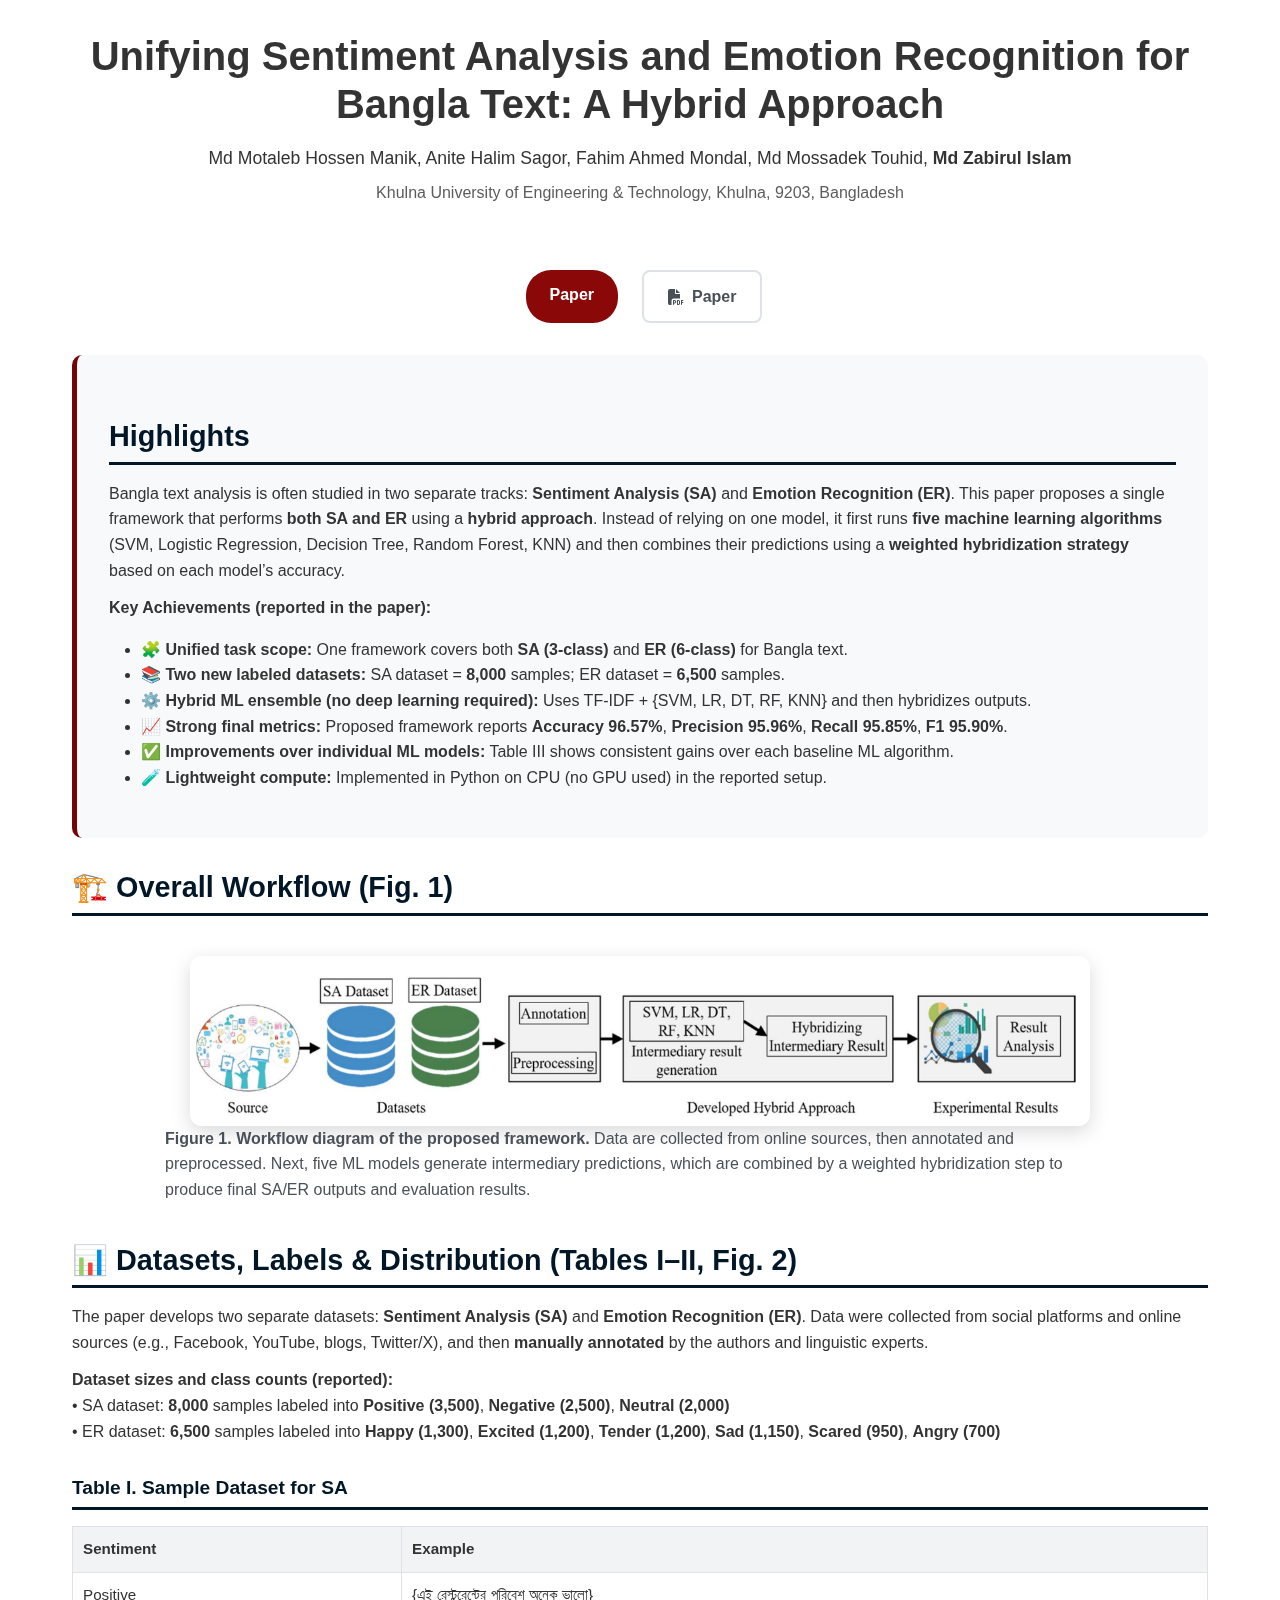
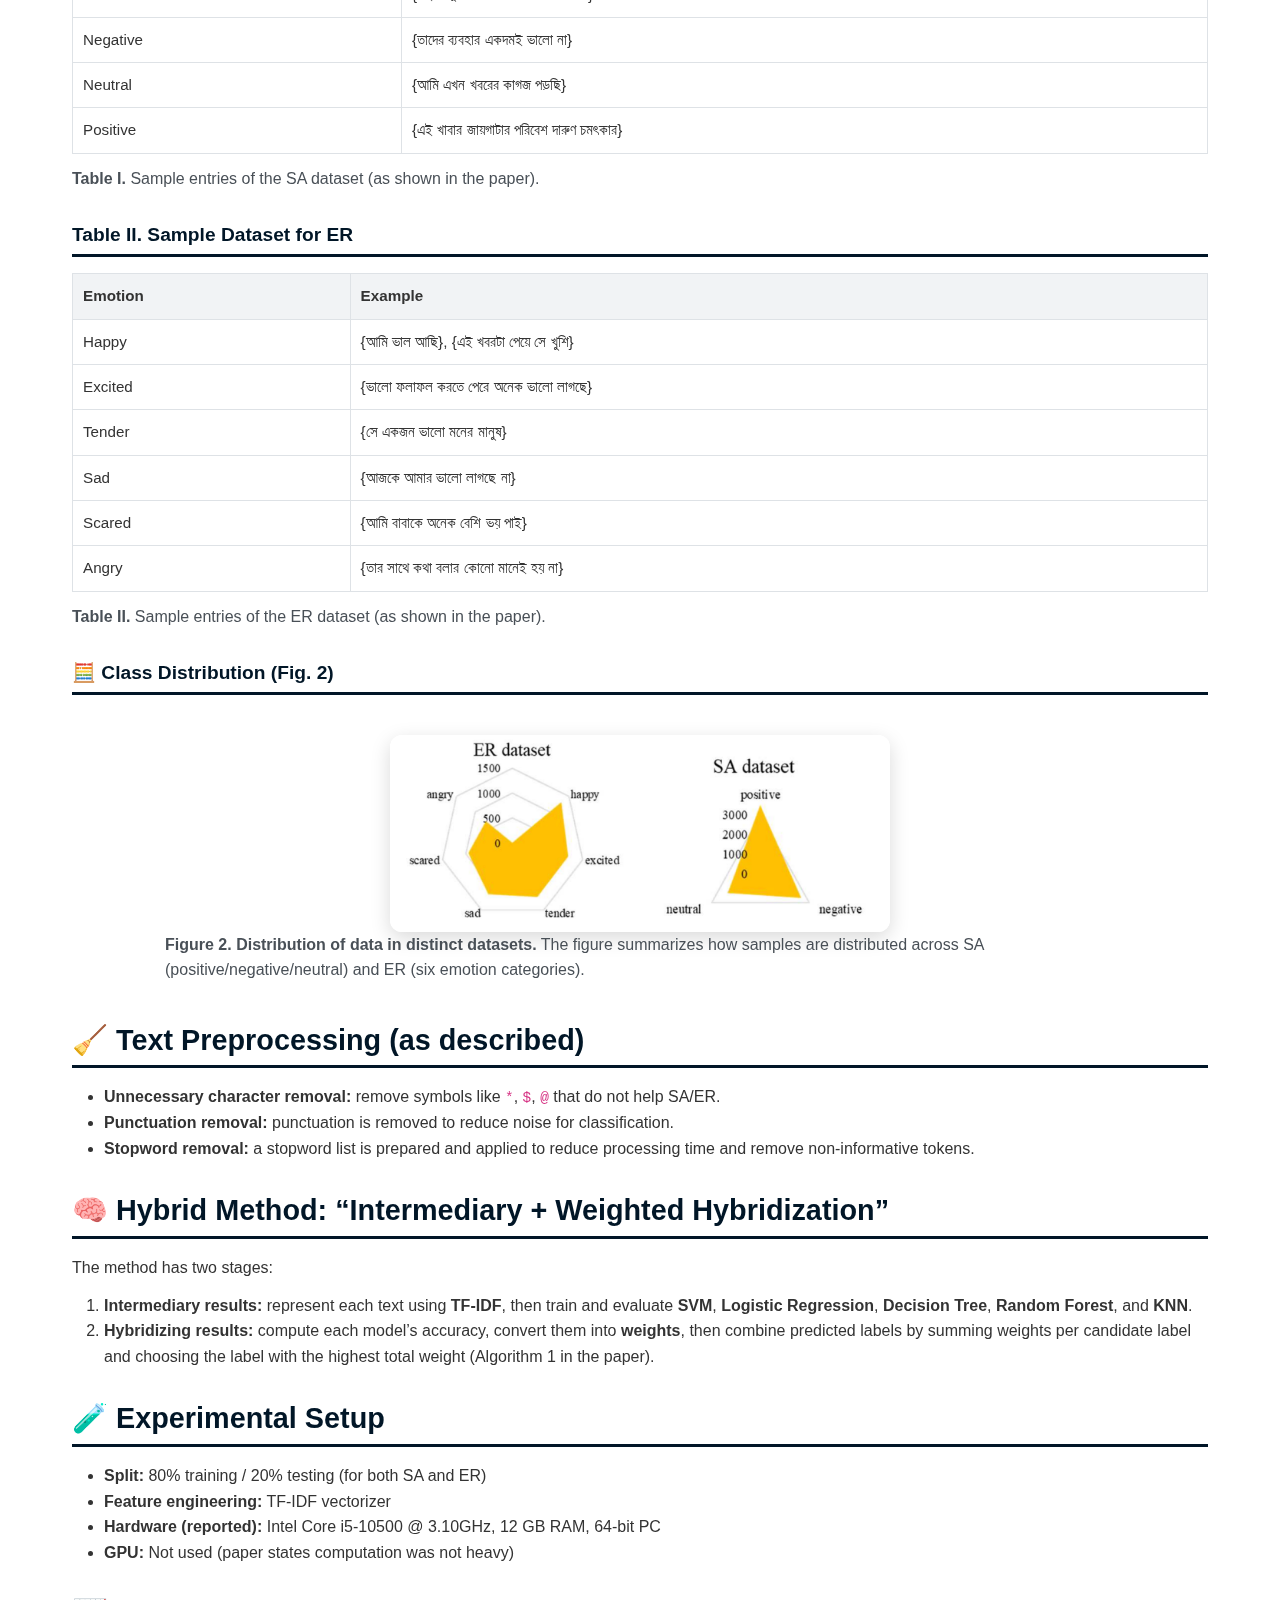
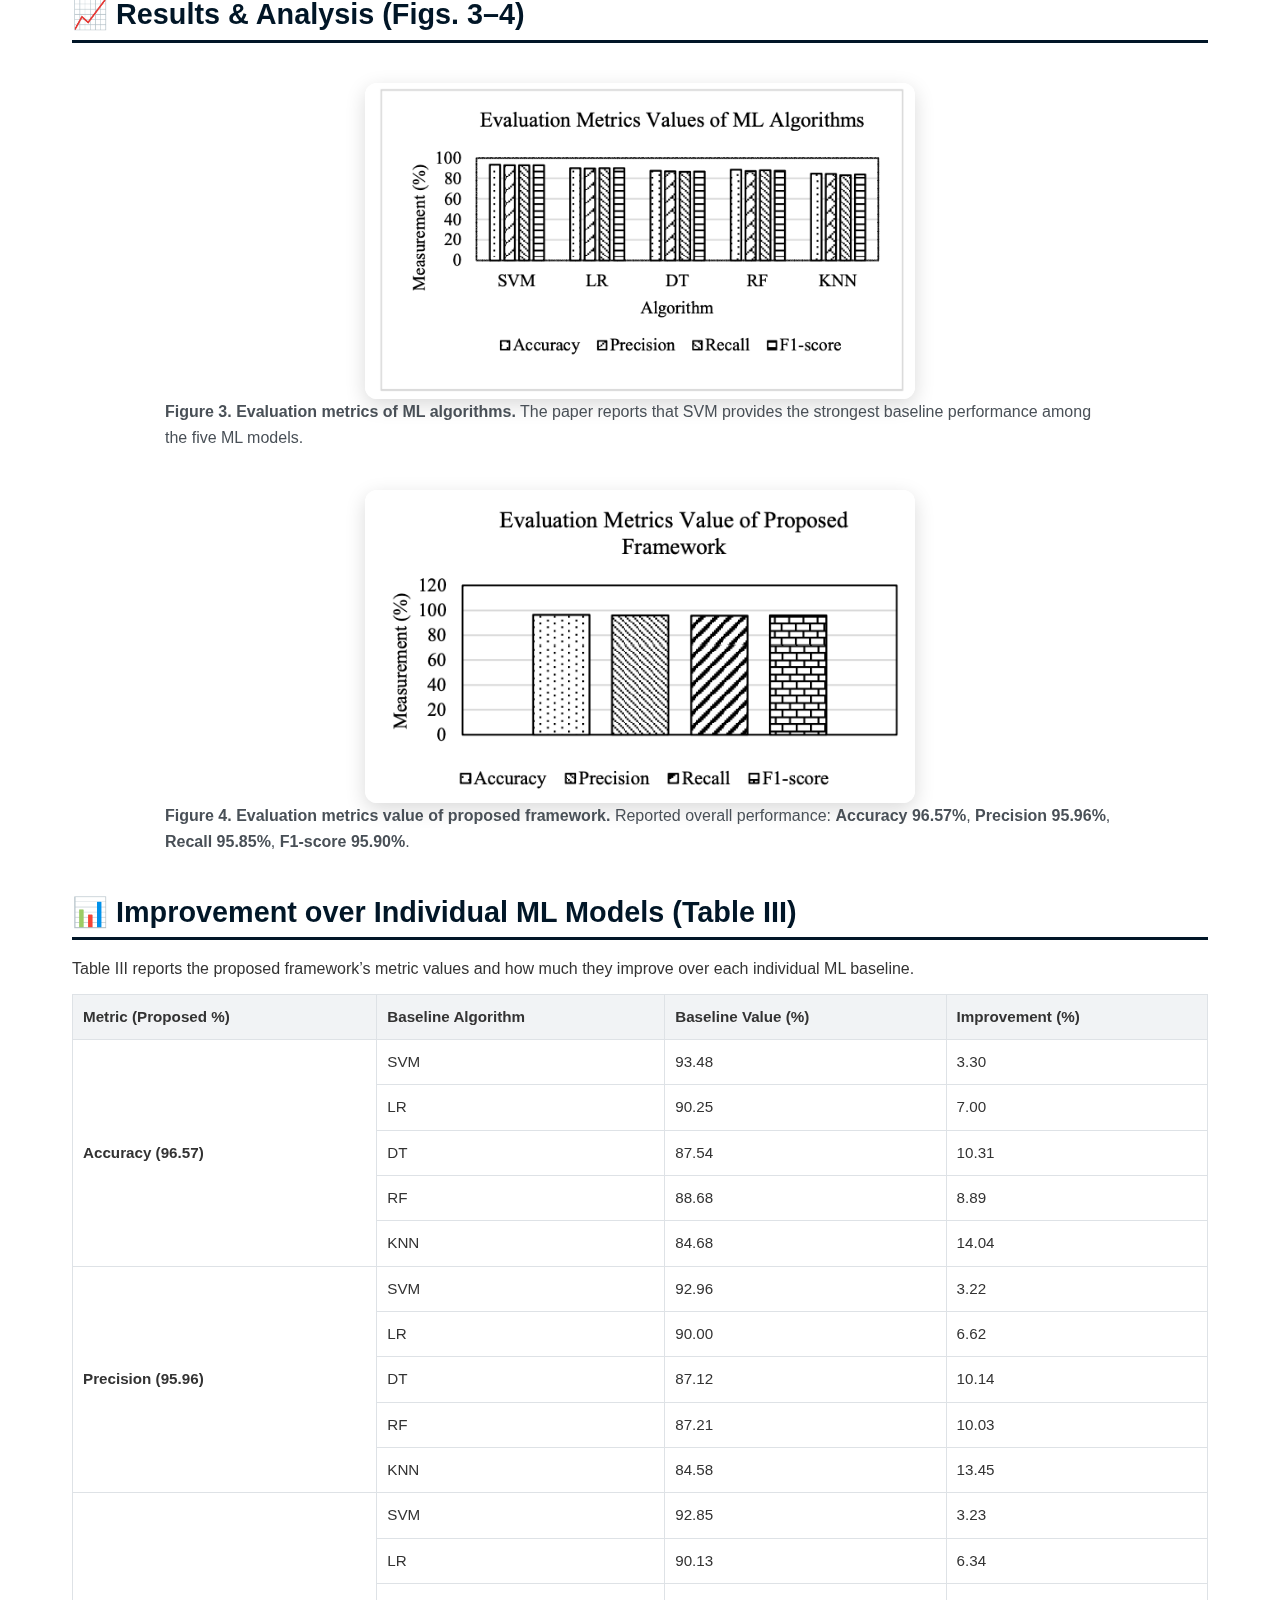
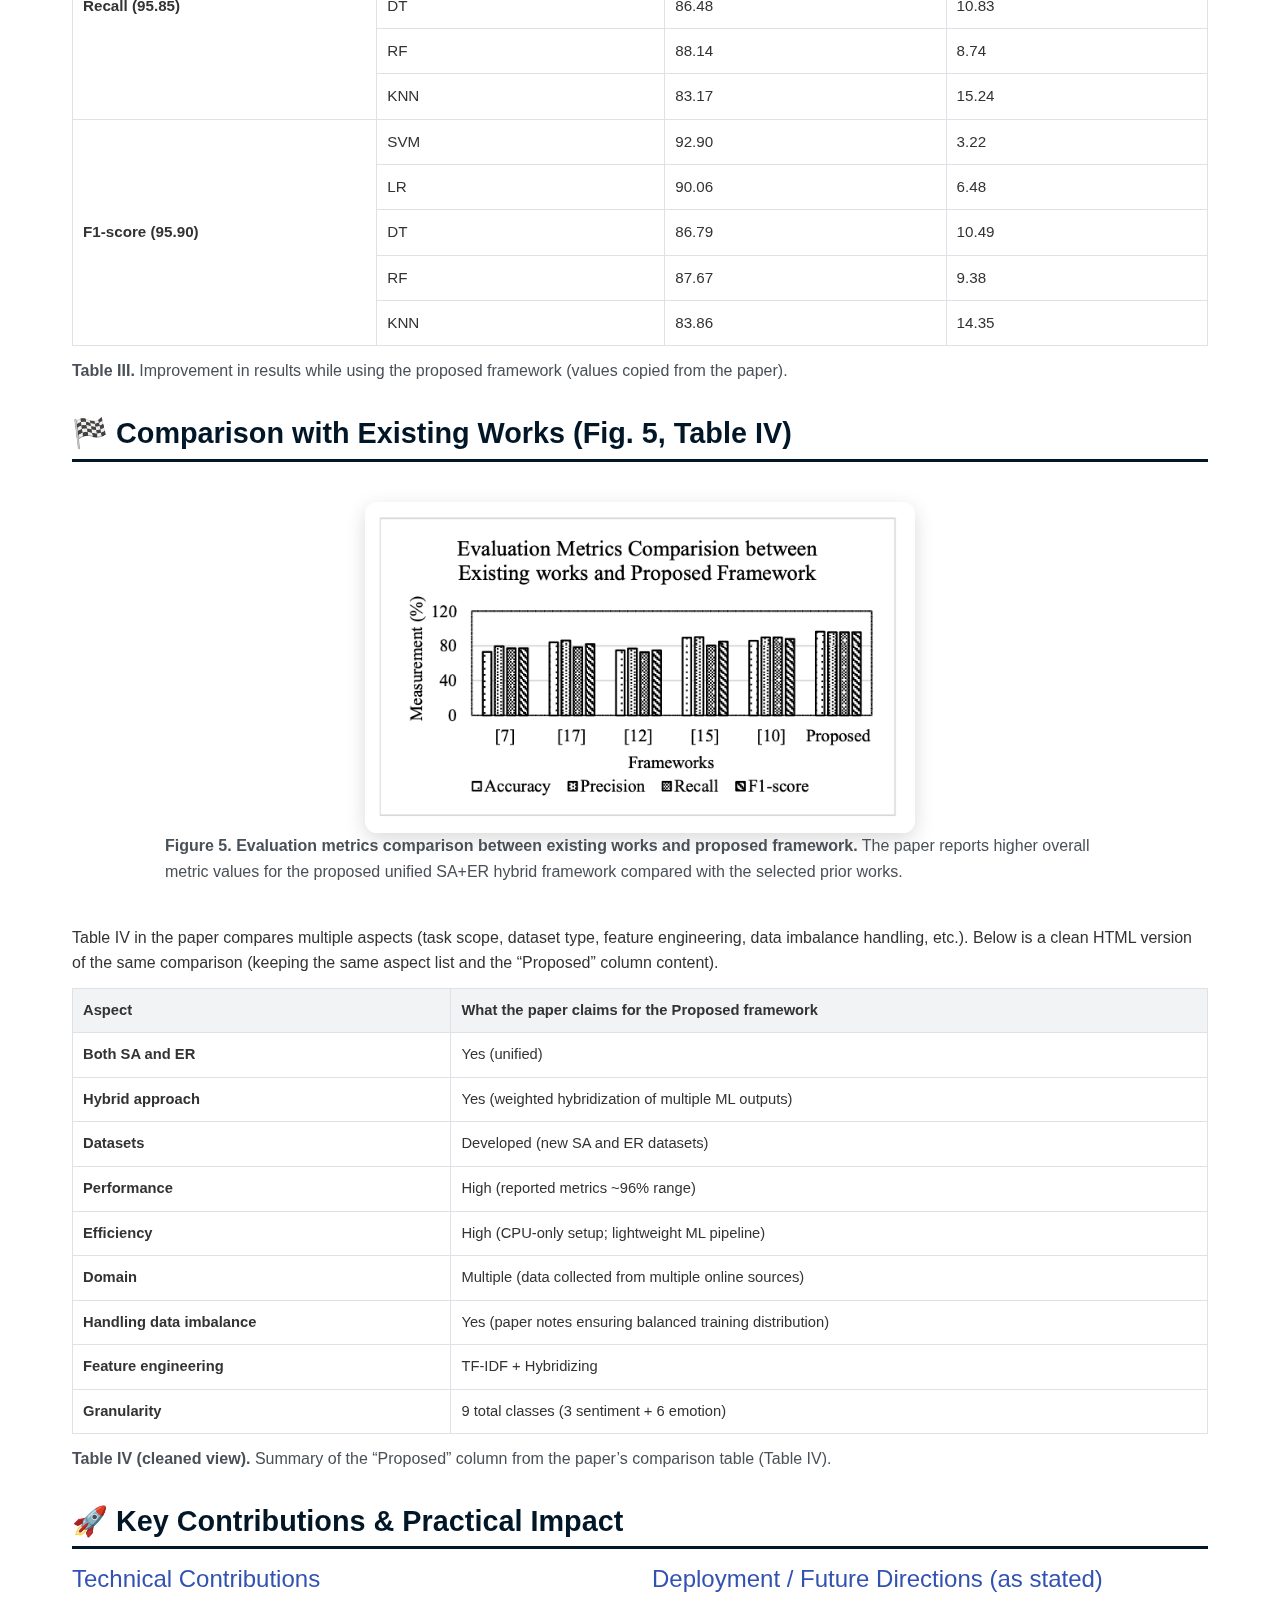
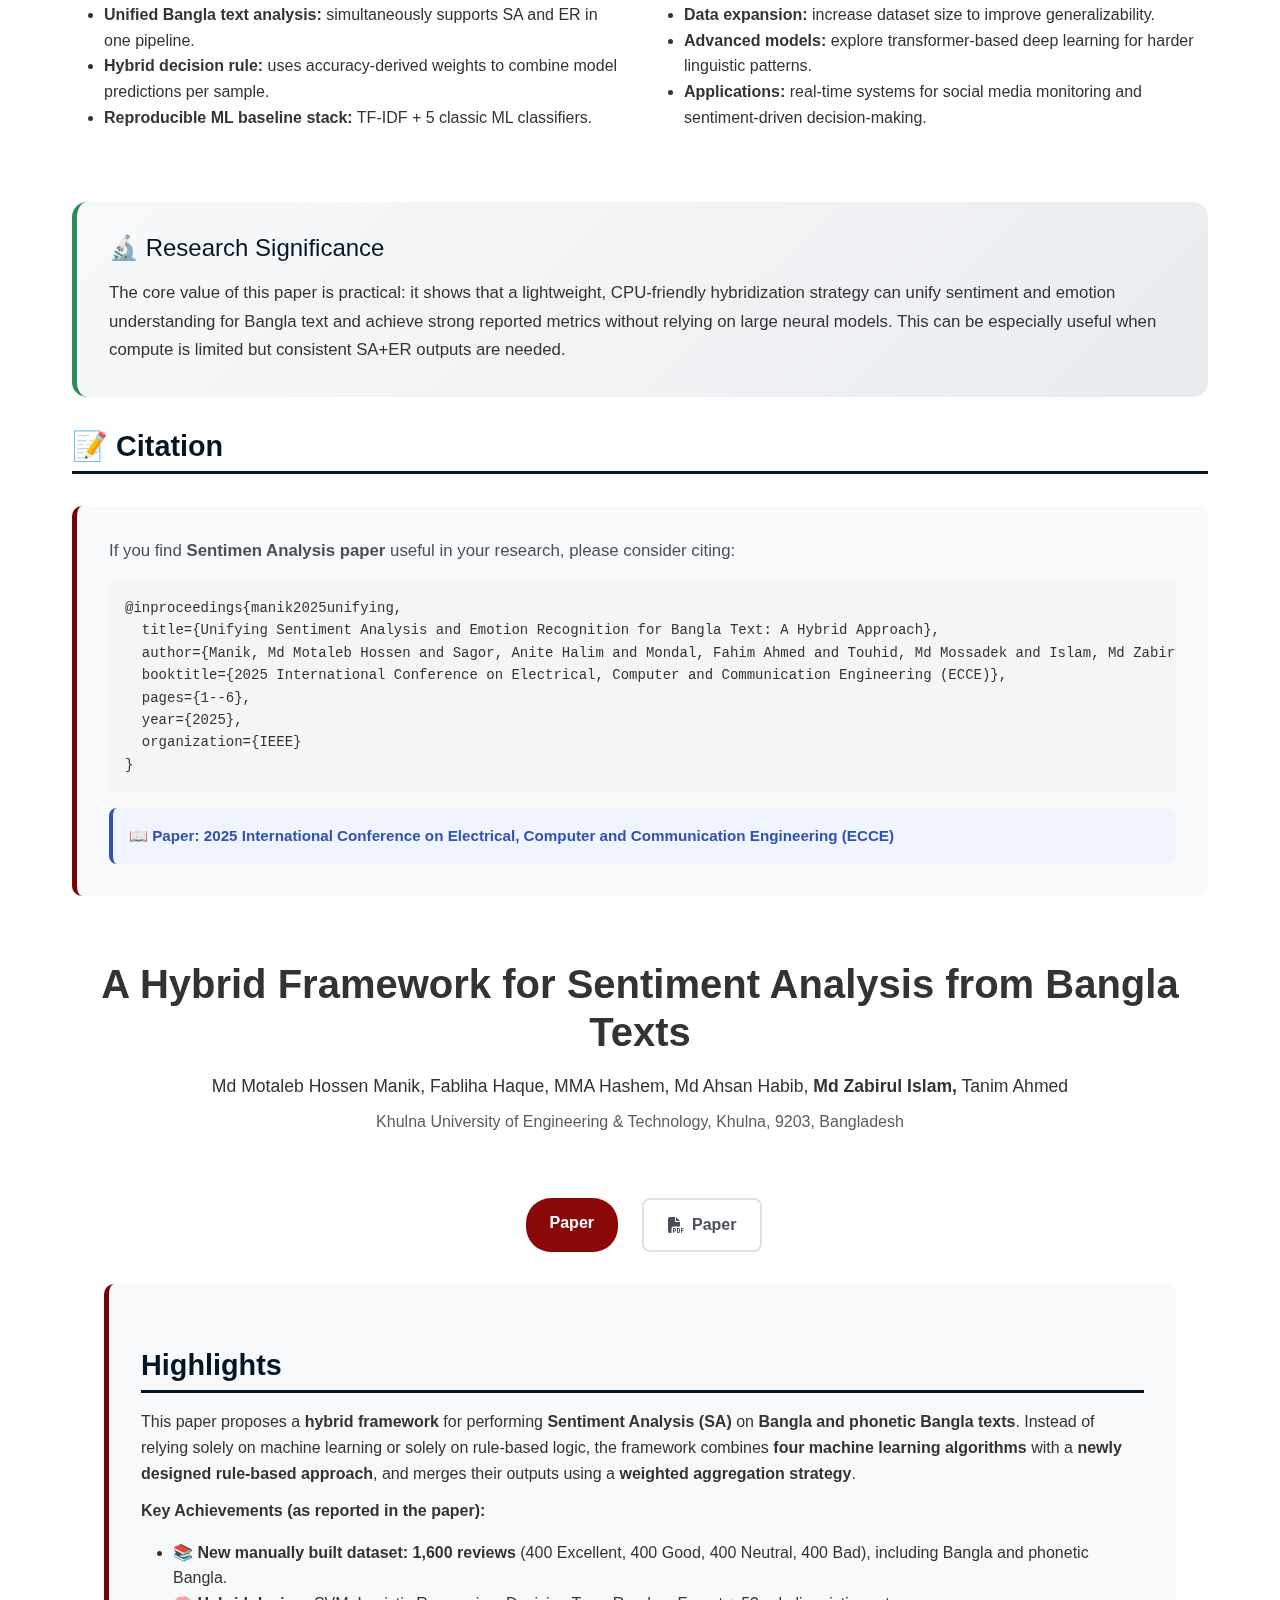
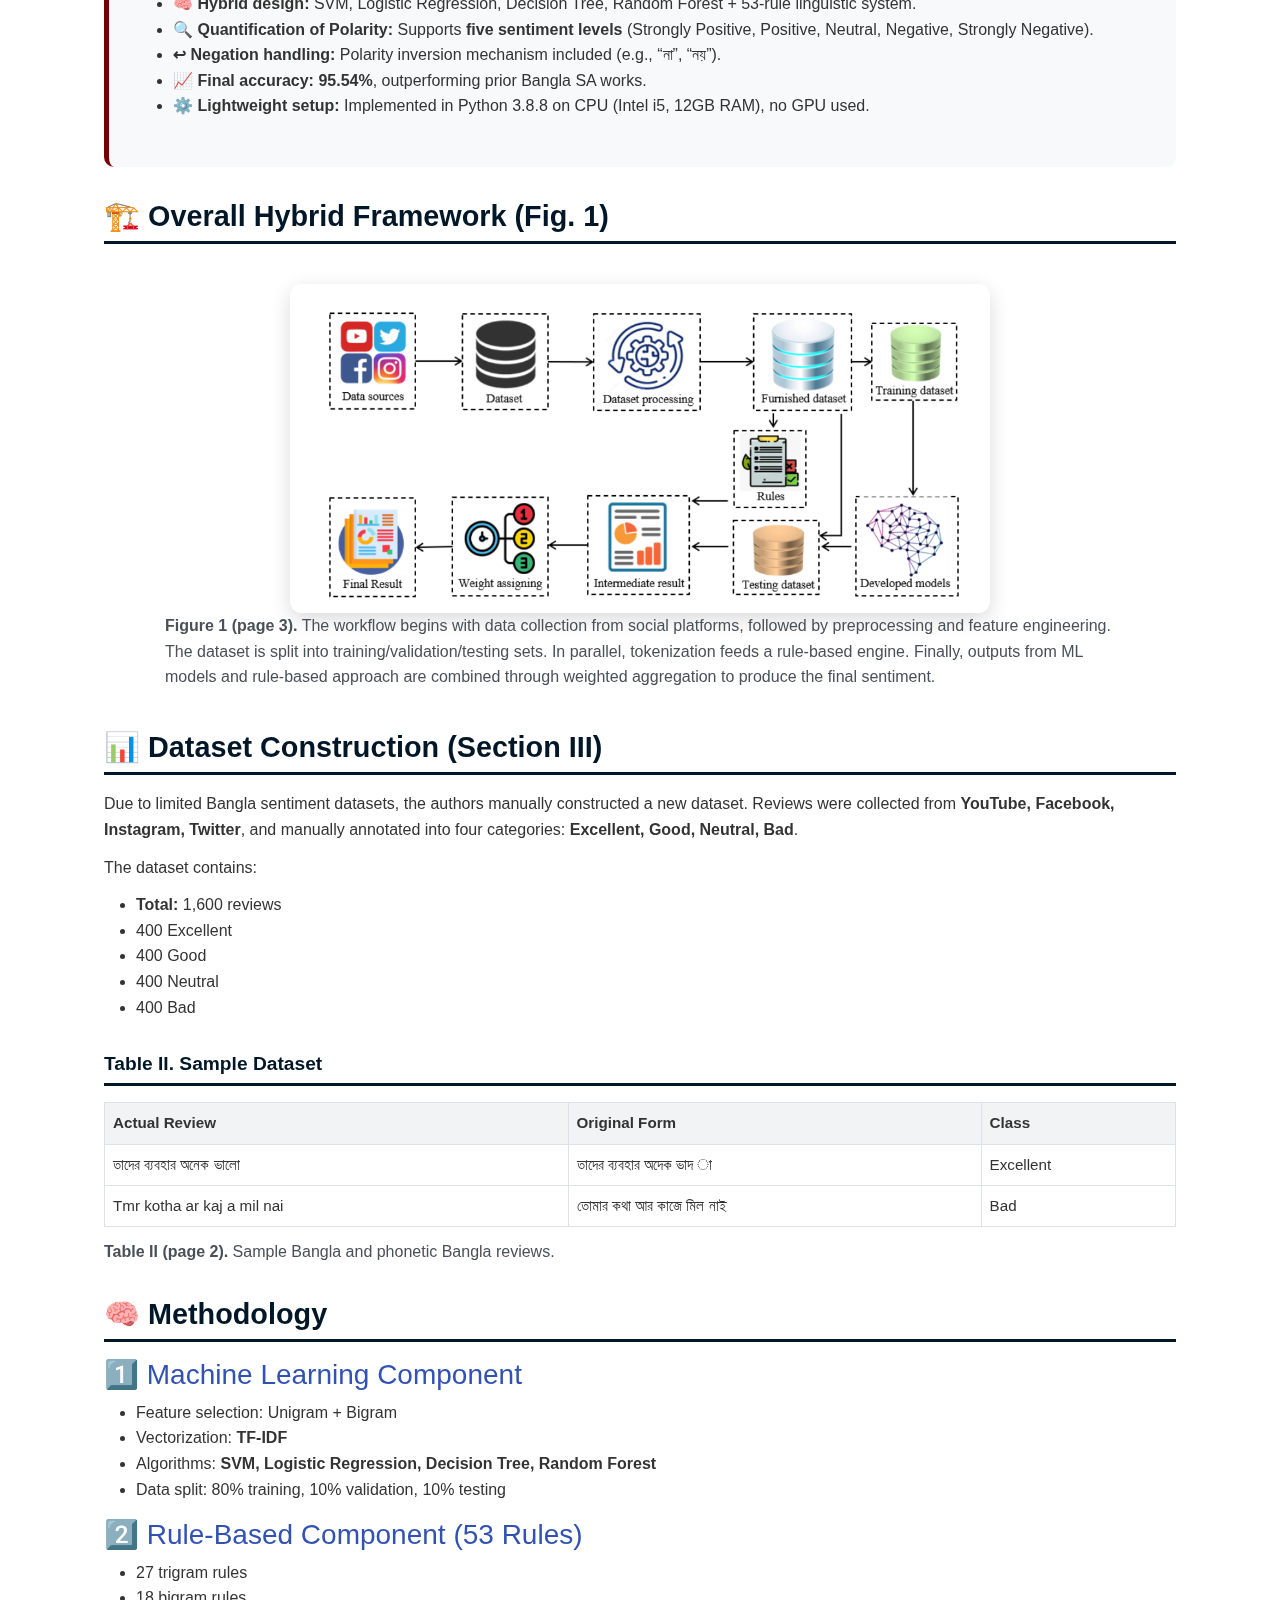
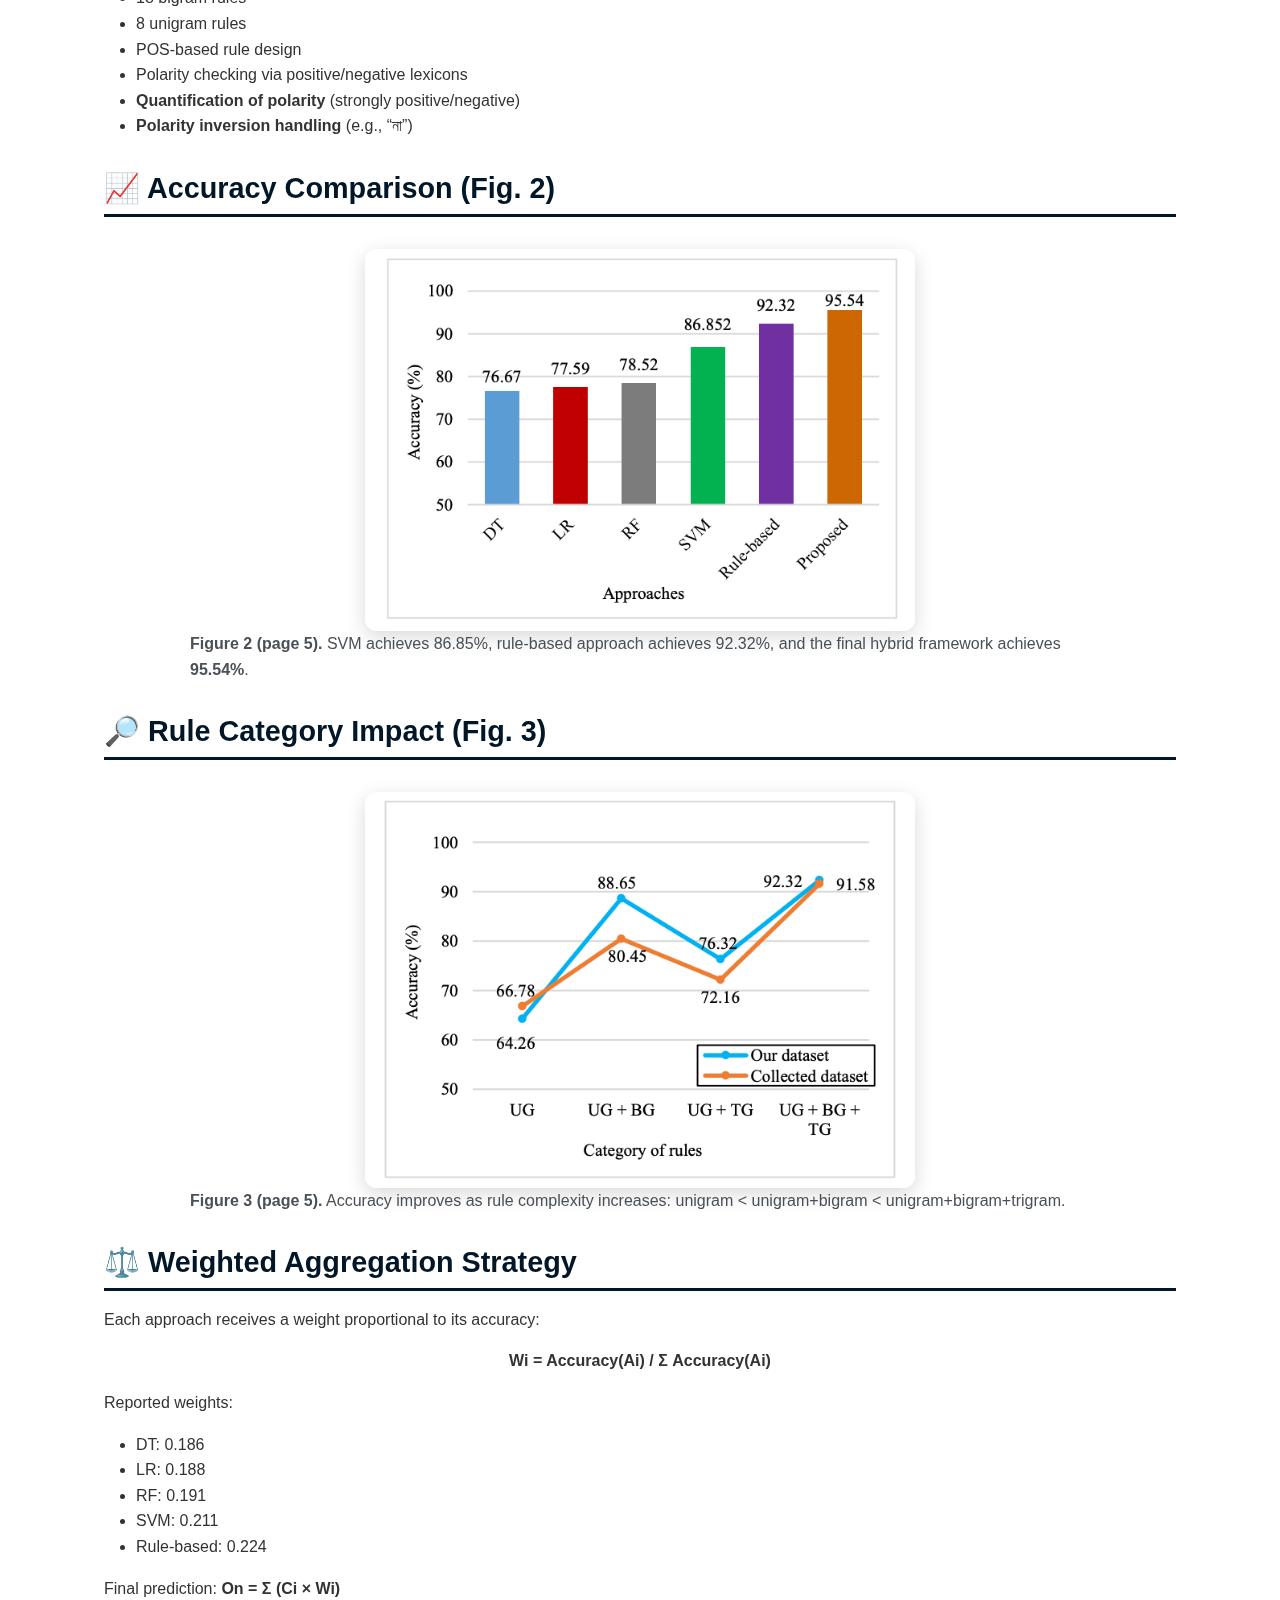
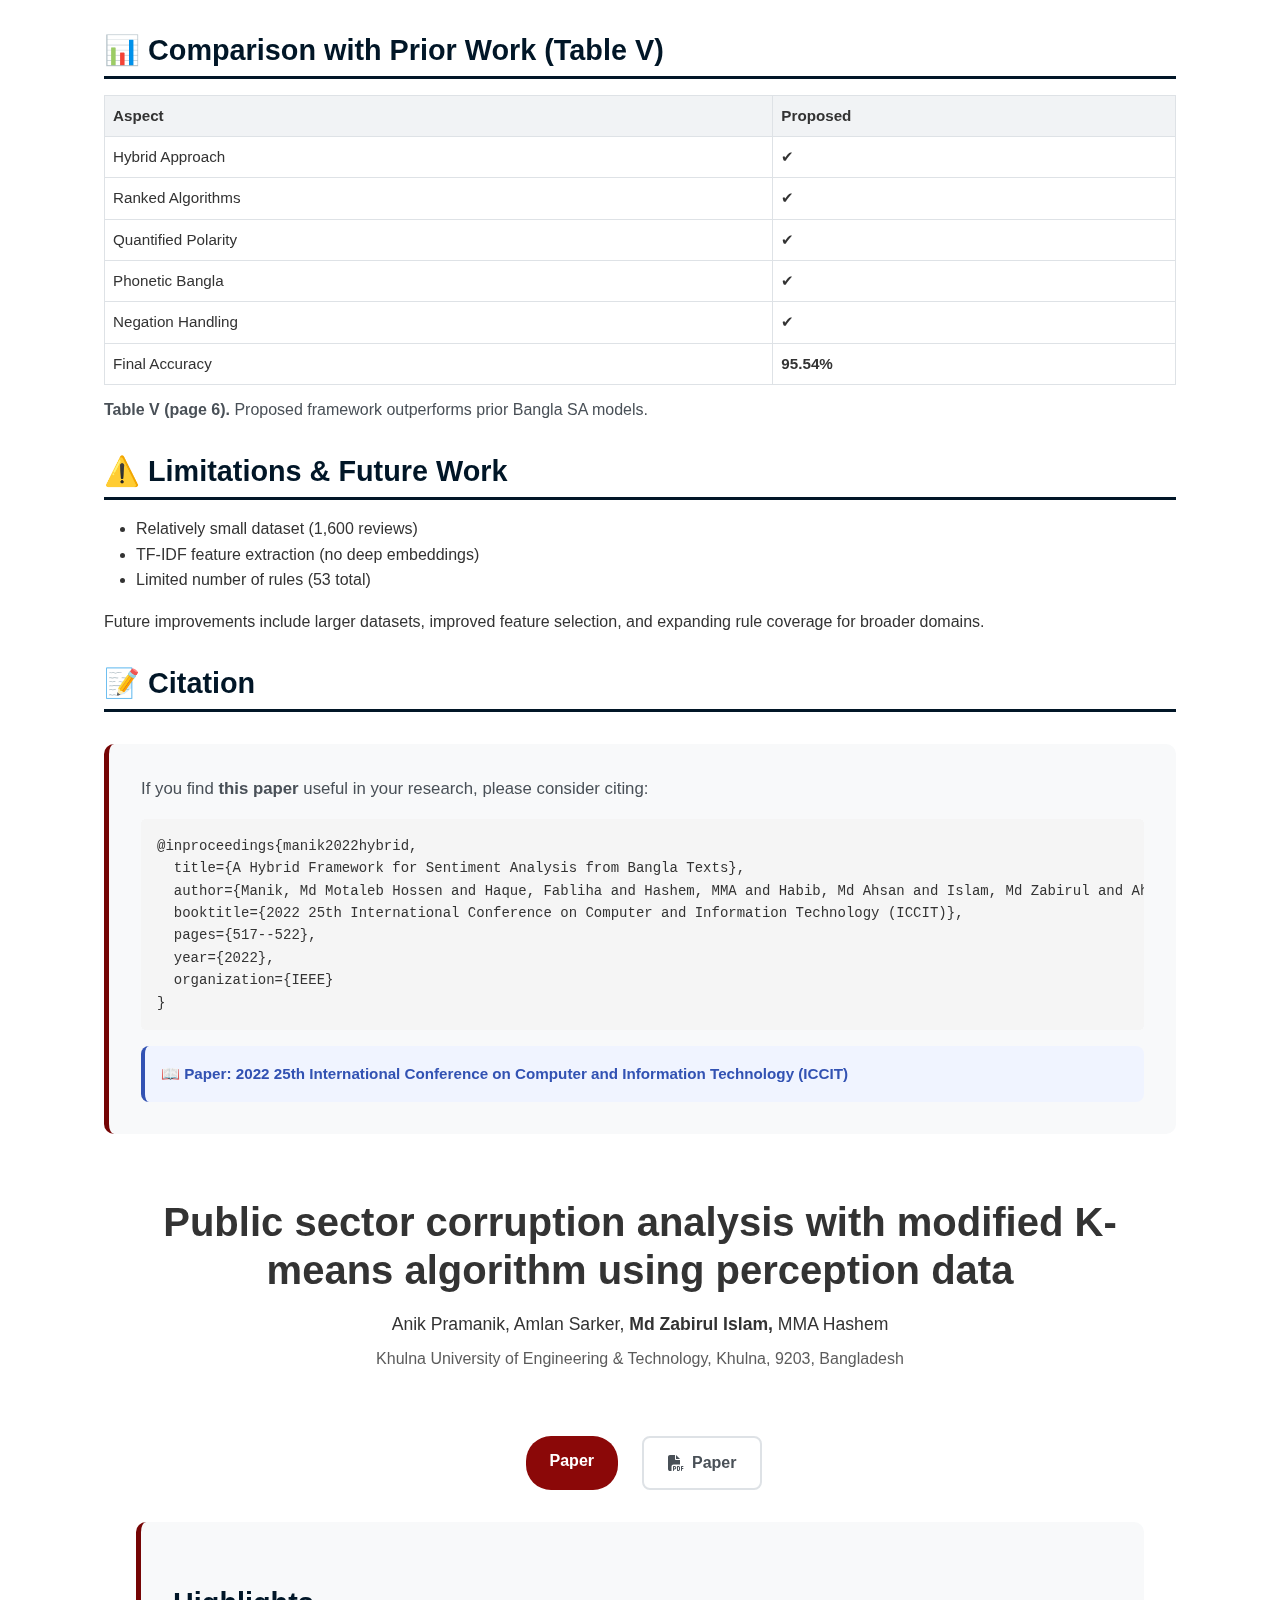
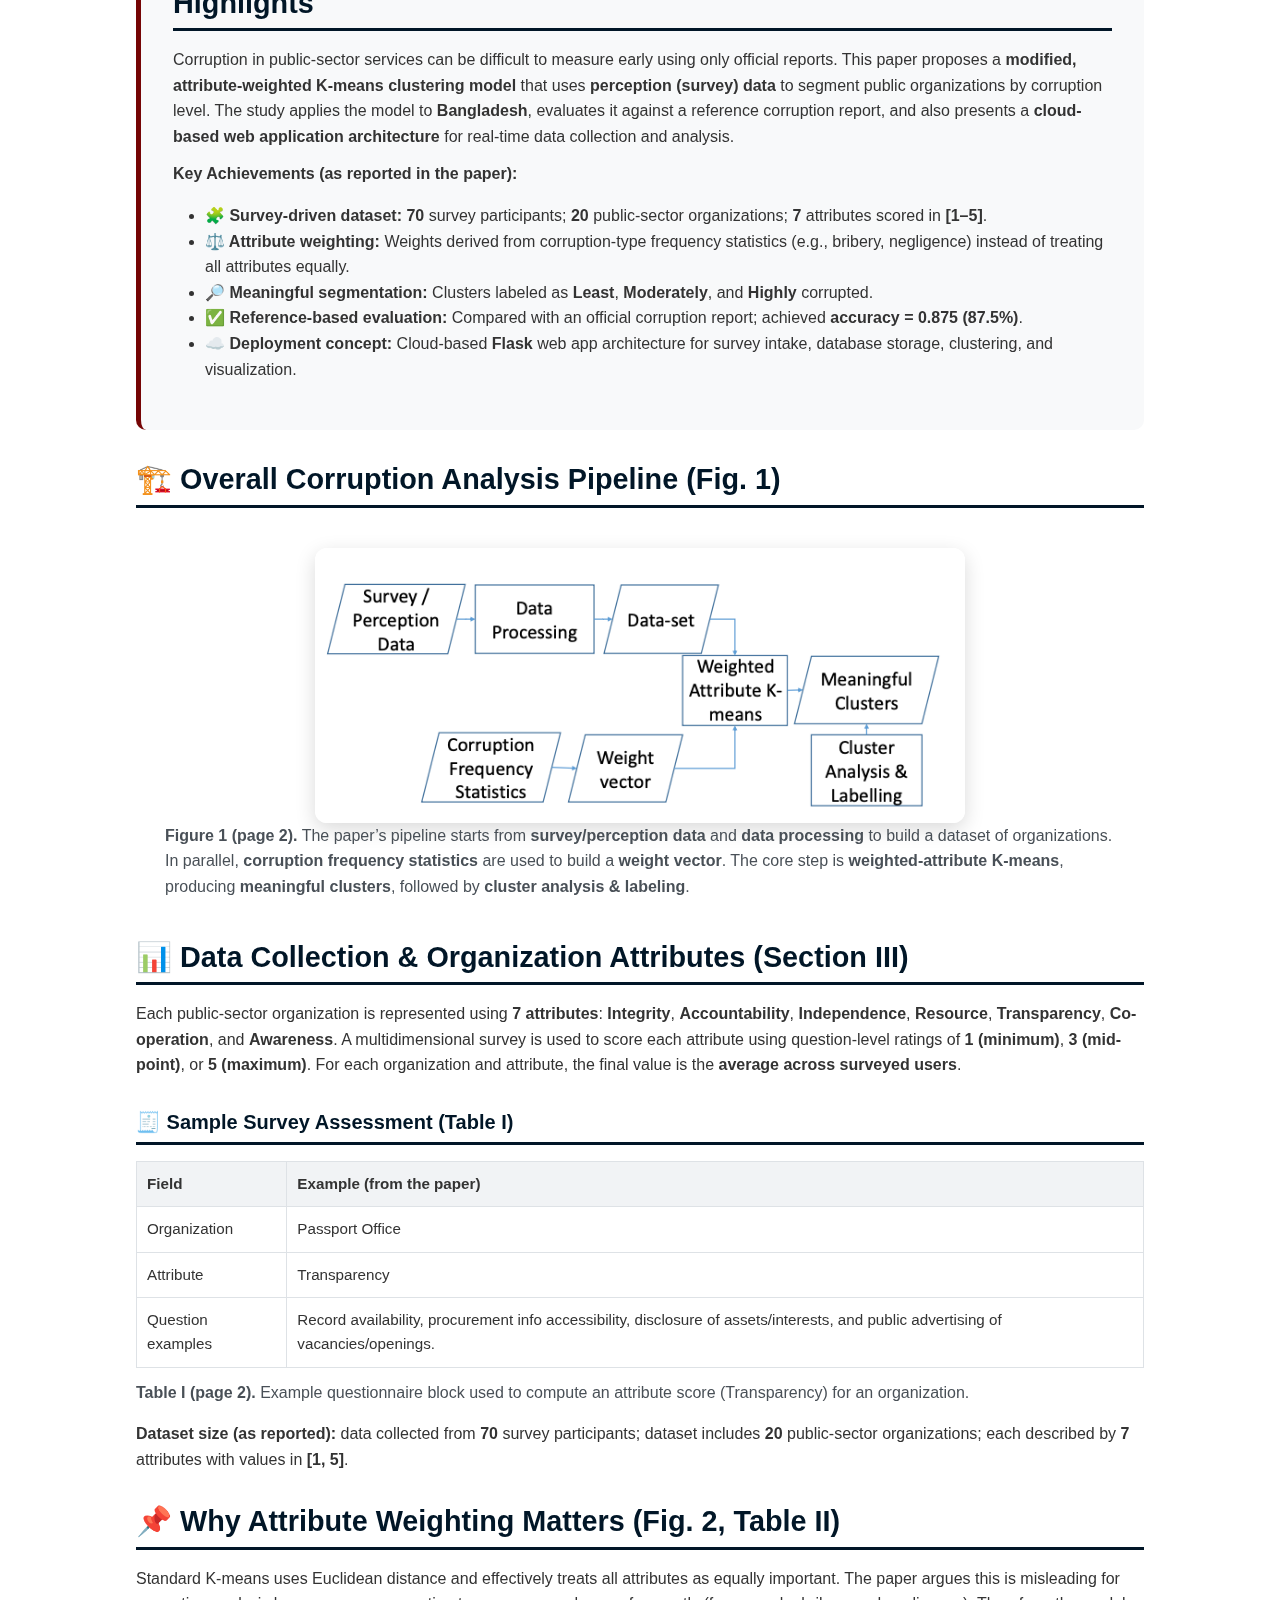
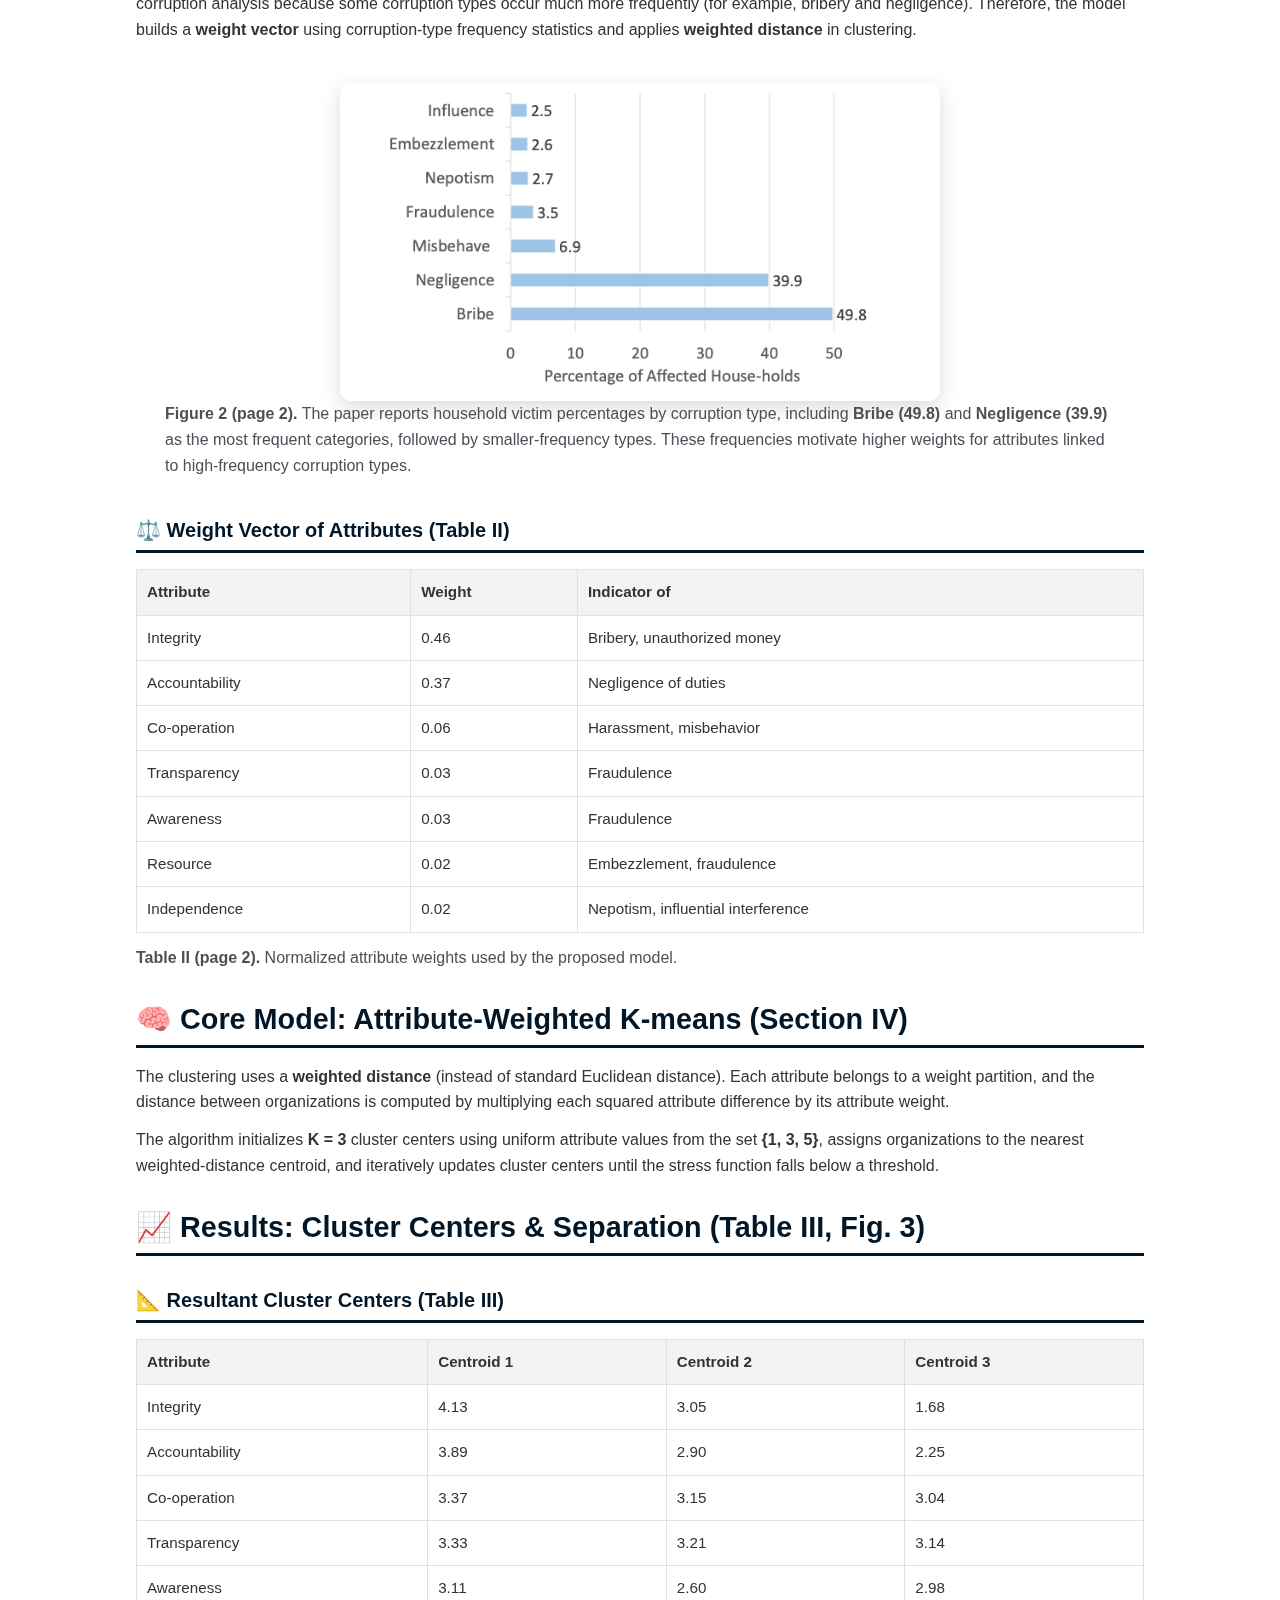
<file: Projects/each_project/BanglaNLP/BanglaNLP.html>
<!DOCTYPE html>
<html lang="en">
<head>
<meta charset="utf-8">
<meta name="viewport" content="width=device-width, initial-scale=1.0, user-scalable=yes">
<meta name="author" content="Md Zabirul Islam">
<meta name="description" content="BanglaNLP: Sentiment Analysis, Emotion Recognition & Secure Data Architectures">

<title>BanglaNLP | Md Zabirul Islam</title>

<link href="https://cdn.jsdelivr.net/npm/bootstrap@5.3.0/dist/css/bootstrap.min.css" rel="stylesheet">
<link rel="stylesheet" href="https://cdnjs.cloudflare.com/ajax/libs/font-awesome/6.4.0/css/all.min.css">

<style>
body {
  font-family: -apple-system, BlinkMacSystemFont, "Segoe UI", Roboto, "Helvetica Neue", Arial, sans-serif;
  line-height: 1.6;
  color: #333;
}

.project-header {
  text-align: center;
  padding: 2rem 0;
  margin-bottom: 2rem;
}

.project-title {
  font-size: 2.5rem;
  font-weight: bold;
  margin-bottom: 1rem;
}

.authors {
  font-size: 1.1rem;
  margin-bottom: 0.5rem;
}

.affiliations {
  font-size: 1rem;
  opacity: 0.8;
}

.links-section {
  display: flex;
  justify-content: center;
  gap: 1rem;
  margin: 0.5rem 0 2rem 0;
  flex-wrap: wrap;
}

.project-link {
  background: transparent;
  color: #495057;
  padding: 0.75rem 1.5rem;
  text-decoration: none;
  border: 2px solid #dee2e6;
  border-radius: 8px;
  font-weight: bold;
  transition: all 0.3s ease;
  display: inline-flex;
  align-items: center;
  gap: 0.5rem;
}

.project-link:hover {
  border-color: #750505;
  color: #750505;
  text-decoration: none;
  transform: translateY(-2px);
}

.journal-badge {
  background: #8b0808;
  color: white;
  padding: 0.75rem 1.5rem;
  border-radius: 25px;
  font-weight: bold;
  display: inline-block;
  margin: 0 0.5rem;
  cursor: default;
}

.section-title {
  font-size: 1.8rem;
  font-weight: bold;
  margin: 2rem 0 1rem 0;
  color: #011627;
  border-bottom: 3px solid #011627;
  padding-bottom: 0.5rem;
}

.abstract-section {
  background: #f8f9fa;
  padding: 2rem;
  border-radius: 10px;
  margin: 2rem 0;
  border-left: 5px solid #750505;
}

img {
  max-width: 100%;
  height: auto;
}

pre {
  background: #f5f5f5;
  padding: 1rem;
  border-radius: 5px;
  overflow-x: auto;
}

code {
  font-family: 'Courier New', monospace;
  font-size: 0.9rem;
}

.footer {
  margin-top: 3rem;
  padding: 2rem 0;
  text-align: center;
  background: #f8f9fa;
  color: #666;
}

@media (max-width: 768px) {
  .project-header {
    padding: 1rem 0;
    margin-bottom: 1rem;
  }
  
  .project-title {
    font-size: 1.8rem !important;
    line-height: 1.3;
  }
  
  .authors {
    font-size: 1rem;
  }
  
  .affiliations {
    font-size: 0.9rem;
  }
  
  .section-title {
    font-size: 1.4rem;
    margin: 1.5rem 0 0.8rem 0;
  }
  
  .abstract-section {
    padding: 1.5rem;
    margin: 1.5rem 0;
  }
  
  .links-section {
    gap: 0.8rem;
    margin: 1.5rem 0;
    padding: 0 1rem;
  }
  
  .project-link, .journal-badge {
    padding: 0.6rem 1rem;
    font-size: 0.9rem;
    margin: 0.25rem;
  }
  
  main {
    padding: 0 1rem !important;
  }
}

@media (max-width: 480px) {
  .project-title {
    font-size: 1.5rem !important;
  }
  
  .section-title {
    font-size: 1.2rem;
  }
  
  main {
    padding: 0 0.75rem !important;
  }
  
  .abstract-section {
    padding: 1rem;
  }
  
  .project-link, .journal-badge {
    padding: 0.5rem 0.8rem;
    font-size: 0.85rem;
  }
}
</style>

<script async src="https://www.googletagmanager.com/gtag/js?id=G-3THLGK2G1N"></script>
<script>
window.dataLayer = window.dataLayer || [];
function gtag(){dataLayer.push(arguments);}
gtag('js', new Date());
gtag('config', 'G-3THLGK2G1N', { 'anonymize_ip': true});
</script>
</head>

<body>


<!-- #----------- Heading-------------------
 -->
<div class="project-header">
  <div class="container">
    <h1 class="project-title">Unifying Sentiment Analysis and Emotion Recognition for Bangla Text: A Hybrid Approach</h1>
    
    <div class="authors">
      Md Motaleb Hossen Manik, Anite Halim Sagor, Fahim Ahmed Mondal, Md Mossadek Touhid, <strong>Md Zabirul Islam</strong>
    </div>
    
    <div class="affiliations">
Khulna University of Engineering & Technology, Khulna, 9203, Bangladesh    </div>
  </div>
</div>

<main class="container" style="max-width: 1200px; margin: 0 auto; padding: 0 2rem;">
  <div class="links-section">
    <span class="journal-badge">Paper</span>
    <a href="https://ieeexplore.ieee.org/abstract/document/11013126" class="project-link" target="_blank">
      <i class="fas fa-file-pdf"></i> Paper
    </a>
<!--     <a href="https://github.com/zabir110/COVID19-CNN-LSTM" class="project-link" target="_blank">
      <i class="fab fa-github"></i> Code
    </a> -->
  </div>


<!-- ===================================================== -->
<!-- IEEE ECCE 2025 Project Page                            -->
<!-- "Unifying Sentiment Analysis and Emotion Recognition    -->
<!--  for Bangla Text: A Hybrid Approach"                    -->
<!-- Uploaded PDF: :contentReference[oaicite:0]{index=0}                    -->
<!-- Figures/Tables below match the paper numbering exactly  -->
<!-- ===================================================== -->

<!-- Highlights -->
<div class="abstract-section">
  <h2 class="section-title">Highlights</h2>

  <p style="margin-bottom: 0.75rem;">
    Bangla text analysis is often studied in two separate tracks: <strong>Sentiment Analysis (SA)</strong> and
    <strong>Emotion Recognition (ER)</strong>. This paper proposes a single framework that performs
    <strong>both SA and ER</strong> using a <strong>hybrid approach</strong>. Instead of relying on one model,
    it first runs <strong>five machine learning algorithms</strong> (SVM, Logistic Regression, Decision Tree,
    Random Forest, KNN) and then combines their predictions using a <strong>weighted hybridization strategy</strong>
    based on each model’s accuracy.
  </p>

  <p><strong>Key Achievements (reported in the paper):</strong></p>
  <ul>
    <li><strong>🧩 Unified task scope:</strong> One framework covers both <strong>SA (3-class)</strong> and <strong>ER (6-class)</strong> for Bangla text.</li>
    <li><strong>📚 Two new labeled datasets:</strong> SA dataset = <strong>8,000</strong> samples; ER dataset = <strong>6,500</strong> samples.</li>
    <li><strong>⚙️ Hybrid ML ensemble (no deep learning required):</strong> Uses TF-IDF + {SVM, LR, DT, RF, KNN} and then hybridizes outputs.</li>
    <li><strong>📈 Strong final metrics:</strong> Proposed framework reports <strong>Accuracy 96.57%</strong>, <strong>Precision 95.96%</strong>, <strong>Recall 95.85%</strong>, <strong>F1 95.90%</strong>.</li>
    <li><strong>✅ Improvements over individual ML models:</strong> Table III shows consistent gains over each baseline ML algorithm.</li>
    <li><strong>🧪 Lightweight compute:</strong> Implemented in Python on CPU (no GPU used) in the reported setup.</li>
  </ul>
</div>

<!-- ===================================================== -->
<!-- Overall System Pipeline (Fig. 1) -->
<!-- ===================================================== -->
<h2 class="section-title">🏗️ Overall Workflow (Fig. 1)</h2>

<div style="text-align:center; margin:2.5rem 0;">
  <!-- Replace with your extracted figure path -->
  <img
    src="./project_page/fig1_workflow.png"
    alt="Workflow diagram of the proposed framework (Fig. 1)"
    style="width:100%; max-width:900px; height:auto; border-radius:12px; box-shadow:0 6px 20px rgba(0,0,0,0.15); display:block; margin:0 auto;"
  />

  <p style="margin-top:1rem; font-size:1rem; max-width:950px; margin:auto; text-align:left; color:#495057; line-height:1.6;">
    <strong>Figure 1. Workflow diagram of the proposed framework.</strong>
    Data are collected from online sources, then annotated and preprocessed. Next, five ML models generate intermediary
    predictions, which are combined by a weighted hybridization step to produce final SA/ER outputs and evaluation results.
  </p>
</div>

<!-- ===================================================== -->
<!-- Dataset Section (Tables I–II + Fig. 2) -->
<!-- ===================================================== -->
<h2 class="section-title" id="datasets">📊 Datasets, Labels &amp; Distribution (Tables I–II, Fig. 2)</h2>

<p style="margin-bottom:0.75rem;">
  The paper develops two separate datasets:
  <strong>Sentiment Analysis (SA)</strong> and <strong>Emotion Recognition (ER)</strong>.
  Data were collected from social platforms and online sources (e.g., Facebook, YouTube, blogs, Twitter/X),
  and then <strong>manually annotated</strong> by the authors and linguistic experts.
</p>

<p style="margin-bottom:0.75rem;">
  <strong>Dataset sizes and class counts (reported):</strong><br>
  • SA dataset: <strong>8,000</strong> samples labeled into <strong>Positive (3,500)</strong>, <strong>Negative (2,500)</strong>, <strong>Neutral (2,000)</strong><br>
  • ER dataset: <strong>6,500</strong> samples labeled into <strong>Happy (1,300)</strong>, <strong>Excited (1,200)</strong>, <strong>Tender (1,200)</strong>,
  <strong>Sad (1,150)</strong>, <strong>Scared (950)</strong>, <strong>Angry (700)</strong>
</p>

<!-- Table I (SA sample) -->
<h3 class="section-title" style="font-size:1.2rem;">Table I. Sample Dataset for SA</h3>
<table style="width:100%; border-collapse:collapse; font-size:0.95rem;">
  <thead>
    <tr style="background:#f1f3f5;">
      <th style="padding:10px; border:1px solid #dee2e6;">Sentiment</th>
      <th style="padding:10px; border:1px solid #dee2e6;">Example</th>
    </tr>
  </thead>
  <tbody>
    <tr>
      <td style="padding:10px; border:1px solid #dee2e6;">Positive</td>
      <td style="padding:10px; border:1px solid #dee2e6;">{এই রেস্টুরেন্টের পরিবেশ অনেক ভালো}</td>
    </tr>
    <tr>
      <td style="padding:10px; border:1px solid #dee2e6;">Negative</td>
      <td style="padding:10px; border:1px solid #dee2e6;">{তাদের ব্যবহার একদমই ভালো না}</td>
    </tr>
    <tr>
      <td style="padding:10px; border:1px solid #dee2e6;">Neutral</td>
      <td style="padding:10px; border:1px solid #dee2e6;">{আমি এখন খবরের কাগজ পড়ছি}</td>
    </tr>
    <tr>
      <td style="padding:10px; border:1px solid #dee2e6;">Positive</td>
      <td style="padding:10px; border:1px solid #dee2e6;">{এই খাবার জায়গাটার পরিবেশ দারুণ চমৎকার}</td>
    </tr>
  </tbody>
</table>
<p style="margin-top:0.75rem; color:#495057;">
  <strong>Table I.</strong> Sample entries of the SA dataset (as shown in the paper).
</p>

<!-- Table II (ER sample) -->
<h3 class="section-title" style="font-size:1.2rem;">Table II. Sample Dataset for ER</h3>
<table style="width:100%; border-collapse:collapse; font-size:0.95rem;">
  <thead>
    <tr style="background:#f1f3f5;">
      <th style="padding:10px; border:1px solid #dee2e6;">Emotion</th>
      <th style="padding:10px; border:1px solid #dee2e6;">Example</th>
    </tr>
  </thead>
  <tbody>
    <tr>
      <td style="padding:10px; border:1px solid #dee2e6;">Happy</td>
      <td style="padding:10px; border:1px solid #dee2e6;">{আমি ভাল আছি}, {এই খবরটা পেয়ে সে খুশি}</td>
    </tr>
    <tr>
      <td style="padding:10px; border:1px solid #dee2e6;">Excited</td>
      <td style="padding:10px; border:1px solid #dee2e6;">{ভালো ফলাফল করতে পেরে অনেক ভালো লাগছে}</td>
    </tr>
    <tr>
      <td style="padding:10px; border:1px solid #dee2e6;">Tender</td>
      <td style="padding:10px; border:1px solid #dee2e6;">{সে একজন ভালো মনের মানুষ}</td>
    </tr>
    <tr>
      <td style="padding:10px; border:1px solid #dee2e6;">Sad</td>
      <td style="padding:10px; border:1px solid #dee2e6;">{আজকে আমার ভালো লাগছে না}</td>
    </tr>
    <tr>
      <td style="padding:10px; border:1px solid #dee2e6;">Scared</td>
      <td style="padding:10px; border:1px solid #dee2e6;">{আমি বাবাকে অনেক বেশি ভয় পাই}</td>
    </tr>
    <tr>
      <td style="padding:10px; border:1px solid #dee2e6;">Angry</td>
      <td style="padding:10px; border:1px solid #dee2e6;">{তার সাথে কথা বলার কোনো মানেই হয় না}</td>
    </tr>
  </tbody>
</table>
<p style="margin-top:0.75rem; color:#495057;">
  <strong>Table II.</strong> Sample entries of the ER dataset (as shown in the paper).
</p>

<!-- Fig. 2 distribution -->
<h3 class="section-title" style="font-size:1.2rem;">🧮 Class Distribution (Fig. 2)</h3>
<div style="text-align:center; margin:2.5rem 0;">
  <img
    src="./project_page/fig2_distribution.png"
    alt="Distribution of data in distinct datasets (Fig. 2)"
    style="width:100%; max-width:500px; height:auto; border-radius:12px; box-shadow:0 6px 20px rgba(0,0,0,0.15); display:block; margin:0 auto;"
  />
  <p style="margin-top:1rem; font-size:1rem; max-width:950px; margin:auto; text-align:left; color:#495057; line-height:1.6;">
    <strong>Figure 2. Distribution of data in distinct datasets.</strong>
    The figure summarizes how samples are distributed across SA (positive/negative/neutral) and ER (six emotion categories).
  </p>
</div>

<!-- ===================================================== -->
<!-- Preprocessing -->
<!-- ===================================================== -->
<h2 class="section-title">🧹 Text Preprocessing (as described)</h2>

<ul>
  <li><strong>Unnecessary character removal:</strong> remove symbols like <code>*</code>, <code>$</code>, <code>@</code> that do not help SA/ER.</li>
  <li><strong>Punctuation removal:</strong> punctuation is removed to reduce noise for classification.</li>
  <li><strong>Stopword removal:</strong> a stopword list is prepared and applied to reduce processing time and remove non-informative tokens.</li>
</ul>

<!-- ===================================================== -->
<!-- Model / Hybrid Method -->
<!-- ===================================================== -->
<h2 class="section-title">🧠 Hybrid Method: “Intermediary + Weighted Hybridization”</h2>

<p style="margin-bottom:0.75rem;">
  The method has two stages:
</p>
<ol>
  <li>
    <strong>Intermediary results:</strong> represent each text using <strong>TF-IDF</strong>, then train and evaluate
    <strong>SVM</strong>, <strong>Logistic Regression</strong>, <strong>Decision Tree</strong>, <strong>Random Forest</strong>, and <strong>KNN</strong>.
  </li>
  <li>
    <strong>Hybridizing results:</strong> compute each model’s accuracy, convert them into <strong>weights</strong>,
    then combine predicted labels by summing weights per candidate label and choosing the label with the highest total weight
    (Algorithm 1 in the paper).
  </li>
</ol>

<!-- ===================================================== -->
<!-- Experimental Setup -->
<!-- ===================================================== -->
<h2 class="section-title">🧪 Experimental Setup</h2>
<ul>
  <li><strong>Split:</strong> 80% training / 20% testing (for both SA and ER)</li>
  <li><strong>Feature engineering:</strong> TF-IDF vectorizer</li>
  <li><strong>Hardware (reported):</strong> Intel Core i5-10500 @ 3.10GHz, 12 GB RAM, 64-bit PC</li>
  <li><strong>GPU:</strong> Not used (paper states computation was not heavy)</li>
</ul>

<!-- ===================================================== -->
<!-- Results: ML vs Hybrid (Figs. 3–4) -->
<!-- ===================================================== -->
<h2 class="section-title">📈 Results &amp; Analysis (Figs. 3–4)</h2>

<div style="text-align:center; margin:2.5rem 0;">
  <img
    src="./project_page/fig3_ml_metrics.png"
    alt="Evaluation metrics of ML algorithms (Fig. 3)"
    style="width:100%; max-width:550px; height:auto; border-radius:12px; box-shadow:0 6px 20px rgba(0,0,0,0.15); display:block; margin:0 auto;"
  />
  <p style="margin-top:1rem; font-size:1rem; max-width:950px; margin:auto; text-align:left; color:#495057; line-height:1.6;">
    <strong>Figure 3. Evaluation metrics of ML algorithms.</strong>
    The paper reports that SVM provides the strongest baseline performance among the five ML models.
  </p>
</div>

<div style="text-align:center; margin:2.5rem 0;">
  <img
    src="./project_page/fig4_hybrid_metrics.png"
    alt="Evaluation metrics value of proposed framework (Fig. 4)"
    style="width:100%; max-width:550px; height:auto; border-radius:12px; box-shadow:0 6px 20px rgba(0,0,0,0.15); display:block; margin:0 auto;"
  />
  <p style="margin-top:1rem; font-size:1rem; max-width:950px; margin:auto; text-align:left; color:#495057; line-height:1.6;">
    <strong>Figure 4. Evaluation metrics value of proposed framework.</strong>
    Reported overall performance: <strong>Accuracy 96.57%</strong>, <strong>Precision 95.96%</strong>,
    <strong>Recall 95.85%</strong>, <strong>F1-score 95.90%</strong>.
  </p>
</div>

<!-- ===================================================== -->
<!-- Table III: Improvements -->
<!-- ===================================================== -->
<h2 class="section-title">📊 Improvement over Individual ML Models (Table III)</h2>

<p style="margin-bottom:0.75rem;">
  Table III reports the proposed framework’s metric values and how much they improve over each individual ML baseline.
</p>

<table style="width:100%; border-collapse:collapse; font-size:0.95rem;">
  <thead>
    <tr style="background:#f1f3f5;">
      <th style="padding:10px; border:1px solid #dee2e6;">Metric (Proposed %)</th>
      <th style="padding:10px; border:1px solid #dee2e6;">Baseline Algorithm</th>
      <th style="padding:10px; border:1px solid #dee2e6;">Baseline Value (%)</th>
      <th style="padding:10px; border:1px solid #dee2e6;">Improvement (%)</th>
    </tr>
  </thead>
  <tbody>
    <!-- Accuracy -->
    <tr><td style="padding:10px; border:1px solid #dee2e6;" rowspan="5"><strong>Accuracy (96.57)</strong></td><td style="padding:10px; border:1px solid #dee2e6;">SVM</td><td style="padding:10px; border:1px solid #dee2e6;">93.48</td><td style="padding:10px; border:1px solid #dee2e6;">3.30</td></tr>
    <tr><td style="padding:10px; border:1px solid #dee2e6;">LR</td><td style="padding:10px; border:1px solid #dee2e6;">90.25</td><td style="padding:10px; border:1px solid #dee2e6;">7.00</td></tr>
    <tr><td style="padding:10px; border:1px solid #dee2e6;">DT</td><td style="padding:10px; border:1px solid #dee2e6;">87.54</td><td style="padding:10px; border:1px solid #dee2e6;">10.31</td></tr>
    <tr><td style="padding:10px; border:1px solid #dee2e6;">RF</td><td style="padding:10px; border:1px solid #dee2e6;">88.68</td><td style="padding:10px; border:1px solid #dee2e6;">8.89</td></tr>
    <tr><td style="padding:10px; border:1px solid #dee2e6;">KNN</td><td style="padding:10px; border:1px solid #dee2e6;">84.68</td><td style="padding:10px; border:1px solid #dee2e6;">14.04</td></tr>

    <!-- Precision -->
    <tr><td style="padding:10px; border:1px solid #dee2e6;" rowspan="5"><strong>Precision (95.96)</strong></td><td style="padding:10px; border:1px solid #dee2e6;">SVM</td><td style="padding:10px; border:1px solid #dee2e6;">92.96</td><td style="padding:10px; border:1px solid #dee2e6;">3.22</td></tr>
    <tr><td style="padding:10px; border:1px solid #dee2e6;">LR</td><td style="padding:10px; border:1px solid #dee2e6;">90.00</td><td style="padding:10px; border:1px solid #dee2e6;">6.62</td></tr>
    <tr><td style="padding:10px; border:1px solid #dee2e6;">DT</td><td style="padding:10px; border:1px solid #dee2e6;">87.12</td><td style="padding:10px; border:1px solid #dee2e6;">10.14</td></tr>
    <tr><td style="padding:10px; border:1px solid #dee2e6;">RF</td><td style="padding:10px; border:1px solid #dee2e6;">87.21</td><td style="padding:10px; border:1px solid #dee2e6;">10.03</td></tr>
    <tr><td style="padding:10px; border:1px solid #dee2e6;">KNN</td><td style="padding:10px; border:1px solid #dee2e6;">84.58</td><td style="padding:10px; border:1px solid #dee2e6;">13.45</td></tr>

    <!-- Recall -->
    <tr><td style="padding:10px; border:1px solid #dee2e6;" rowspan="5"><strong>Recall (95.85)</strong></td><td style="padding:10px; border:1px solid #dee2e6;">SVM</td><td style="padding:10px; border:1px solid #dee2e6;">92.85</td><td style="padding:10px; border:1px solid #dee2e6;">3.23</td></tr>
    <tr><td style="padding:10px; border:1px solid #dee2e6;">LR</td><td style="padding:10px; border:1px solid #dee2e6;">90.13</td><td style="padding:10px; border:1px solid #dee2e6;">6.34</td></tr>
    <tr><td style="padding:10px; border:1px solid #dee2e6;">DT</td><td style="padding:10px; border:1px solid #dee2e6;">86.48</td><td style="padding:10px; border:1px solid #dee2e6;">10.83</td></tr>
    <tr><td style="padding:10px; border:1px solid #dee2e6;">RF</td><td style="padding:10px; border:1px solid #dee2e6;">88.14</td><td style="padding:10px; border:1px solid #dee2e6;">8.74</td></tr>
    <tr><td style="padding:10px; border:1px solid #dee2e6;">KNN</td><td style="padding:10px; border:1px solid #dee2e6;">83.17</td><td style="padding:10px; border:1px solid #dee2e6;">15.24</td></tr>

    <!-- F1 -->
    <tr><td style="padding:10px; border:1px solid #dee2e6;" rowspan="5"><strong>F1-score (95.90)</strong></td><td style="padding:10px; border:1px solid #dee2e6;">SVM</td><td style="padding:10px; border:1px solid #dee2e6;">92.90</td><td style="padding:10px; border:1px solid #dee2e6;">3.22</td></tr>
    <tr><td style="padding:10px; border:1px solid #dee2e6;">LR</td><td style="padding:10px; border:1px solid #dee2e6;">90.06</td><td style="padding:10px; border:1px solid #dee2e6;">6.48</td></tr>
    <tr><td style="padding:10px; border:1px solid #dee2e6;">DT</td><td style="padding:10px; border:1px solid #dee2e6;">86.79</td><td style="padding:10px; border:1px solid #dee2e6;">10.49</td></tr>
    <tr><td style="padding:10px; border:1px solid #dee2e6;">RF</td><td style="padding:10px; border:1px solid #dee2e6;">87.67</td><td style="padding:10px; border:1px solid #dee2e6;">9.38</td></tr>
    <tr><td style="padding:10px; border:1px solid #dee2e6;">KNN</td><td style="padding:10px; border:1px solid #dee2e6;">83.86</td><td style="padding:10px; border:1px solid #dee2e6;">14.35</td></tr>
  </tbody>
</table>

<p style="margin-top:0.75rem; color:#495057;">
  <strong>Table III.</strong> Improvement in results while using the proposed framework (values copied from the paper).
</p>

<!-- ===================================================== -->
<!-- Comparisons with Existing Works (Fig. 5 + Table IV) -->
<!-- ===================================================== -->
<h2 class="section-title">🏁 Comparison with Existing Works (Fig. 5, Table IV)</h2>

<div style="text-align:center; margin:2.5rem 0;">
  <img
    src="./project_page/fig5_comparison_metrics.png"
    alt="Evaluation metrics comparison between existing works and proposed framework (Fig. 5)"
    style="width:100%; max-width:550px; height:auto; border-radius:12px; box-shadow:0 6px 20px rgba(0,0,0,0.15); display:block; margin:0 auto;"
  />
  <p style="margin-top:1rem; font-size:1rem; max-width:950px; margin:auto; text-align:left; color:#495057; line-height:1.6;">
    <strong>Figure 5. Evaluation metrics comparison between existing works and proposed framework.</strong>
    The paper reports higher overall metric values for the proposed unified SA+ER hybrid framework compared with the selected prior works.
  </p>
</div>

<p style="margin-bottom:0.75rem;">
  Table IV in the paper compares multiple aspects (task scope, dataset type, feature engineering, data imbalance handling, etc.).
  Below is a clean HTML version of the same comparison (keeping the same aspect list and the “Proposed” column content).
</p>

<table style="width:100%; border-collapse:collapse; font-size:0.92rem;">
  <thead>
    <tr style="background:#f1f3f5;">
      <th style="padding:10px; border:1px solid #dee2e6;">Aspect</th>
      <th style="padding:10px; border:1px solid #dee2e6;">What the paper claims for the Proposed framework</th>
    </tr>
  </thead>
  <tbody>
    <tr>
      <td style="padding:10px; border:1px solid #dee2e6;"><strong>Both SA and ER</strong></td>
      <td style="padding:10px; border:1px solid #dee2e6;">Yes (unified)</td>
    </tr>
    <tr>
      <td style="padding:10px; border:1px solid #dee2e6;"><strong>Hybrid approach</strong></td>
      <td style="padding:10px; border:1px solid #dee2e6;">Yes (weighted hybridization of multiple ML outputs)</td>
    </tr>
    <tr>
      <td style="padding:10px; border:1px solid #dee2e6;"><strong>Datasets</strong></td>
      <td style="padding:10px; border:1px solid #dee2e6;">Developed (new SA and ER datasets)</td>
    </tr>
    <tr>
      <td style="padding:10px; border:1px solid #dee2e6;"><strong>Performance</strong></td>
      <td style="padding:10px; border:1px solid #dee2e6;">High (reported metrics ~96% range)</td>
    </tr>
    <tr>
      <td style="padding:10px; border:1px solid #dee2e6;"><strong>Efficiency</strong></td>
      <td style="padding:10px; border:1px solid #dee2e6;">High (CPU-only setup; lightweight ML pipeline)</td>
    </tr>
    <tr>
      <td style="padding:10px; border:1px solid #dee2e6;"><strong>Domain</strong></td>
      <td style="padding:10px; border:1px solid #dee2e6;">Multiple (data collected from multiple online sources)</td>
    </tr>
    <tr>
      <td style="padding:10px; border:1px solid #dee2e6;"><strong>Handling data imbalance</strong></td>
      <td style="padding:10px; border:1px solid #dee2e6;">Yes (paper notes ensuring balanced training distribution)</td>
    </tr>
    <tr>
      <td style="padding:10px; border:1px solid #dee2e6;"><strong>Feature engineering</strong></td>
      <td style="padding:10px; border:1px solid #dee2e6;">TF-IDF + Hybridizing</td>
    </tr>
    <tr>
      <td style="padding:10px; border:1px solid #dee2e6;"><strong>Granularity</strong></td>
      <td style="padding:10px; border:1px solid #dee2e6;">9 total classes (3 sentiment + 6 emotion)</td>
    </tr>
  </tbody>
</table>

<p style="margin-top:0.75rem; color:#495057;">
  <strong>Table IV (cleaned view).</strong> Summary of the “Proposed” column from the paper’s comparison table (Table IV).
</p>

<!-- ===================================================== -->
<!-- Key Contributions & Practical Impact -->
<!-- ===================================================== -->
<h2 class="section-title">🚀 Key Contributions &amp; Practical Impact</h2>

<div class="row">
  <div class="col-lg-6 col-md-12 mb-4">
    <h4 style="color:#3252b3;">Technical Contributions</h4>
    <ul>
      <li><strong>Unified Bangla text analysis:</strong> simultaneously supports SA and ER in one pipeline.</li>
      <li><strong>Hybrid decision rule:</strong> uses accuracy-derived weights to combine model predictions per sample.</li>
      <li><strong>Reproducible ML baseline stack:</strong> TF-IDF + 5 classic ML classifiers.</li>
    </ul>
  </div>

  <div class="col-lg-6 col-md-12 mb-4">
    <h4 style="color:#3252b3;">Deployment / Future Directions (as stated)</h4>
    <ul>
      <li><strong>Data expansion:</strong> increase dataset size to improve generalizability.</li>
      <li><strong>Advanced models:</strong> explore transformer-based deep learning for harder linguistic patterns.</li>
      <li><strong>Applications:</strong> real-time systems for social media monitoring and sentiment-driven decision-making.</li>
    </ul>
  </div>
</div>

<div style="background:linear-gradient(135deg,#f8f9fa 0%,#e9ecef 100%); padding:2rem; border-radius:15px; margin:2rem 0; border-left:5px solid #2E8B57;">
  <h4 style="color:#011627; margin-bottom:1rem;">🔬 Research Significance</h4>
  <p style="font-size:1.05rem; line-height:1.7; margin-bottom:0;">
    The core value of this paper is practical: it shows that a lightweight, CPU-friendly hybridization strategy can unify
    sentiment and emotion understanding for Bangla text and achieve strong reported metrics without relying on large neural models.
    This can be especially useful when compute is limited but consistent SA+ER outputs are needed.
  </p>
</div>

<!-- #----------- Citation--------------------->

 <h2 class="section-title">📝 Citation</h2>
<div class="abstract-section">

  <p style="margin-bottom: 1rem; font-size: 1.05rem; color: #495057;">
    If you find <strong>Sentimen Analysis paper</strong> useful in your research, please consider citing:
  </p>

  <pre><code>@inproceedings{manik2025unifying,
  title={Unifying Sentiment Analysis and Emotion Recognition for Bangla Text: A Hybrid Approach},
  author={Manik, Md Motaleb Hossen and Sagor, Anite Halim and Mondal, Fahim Ahmed and Touhid, Md Mossadek and Islam, Md Zabirul},
  booktitle={2025 International Conference on Electrical, Computer and Communication Engineering (ECCE)},
  pages={1--6},
  year={2025},
  organization={IEEE}
}</code></pre>

  <div style="margin-top: 1rem; padding: 1rem; background: #f0f4ff; border-radius: 8px; border-left: 4px solid #3252b3;">
    <p style="margin: 0; font-size: 0.95rem; color: #3252b3;">
      <strong>📖 Paper:</strong>
      <a href="https://www.sciencedirect.com/science/article/pii/S2352914820305621" target="_blank"
         style="color: #3252b3; text-decoration: none; font-weight: 600;">
2025 International Conference on Electrical, Computer and Communication Engineering (ECCE)      </a><br>
    </p>
  </div>

</div>



<!-- #----------- 2nd Paper--------------------->

<!-- #----------- Heading--------------------->

<div class="project-header">
  <div class="container">
    <h1 class="project-title">A Hybrid Framework for Sentiment Analysis from Bangla Texts</h1>
    
    <div class="authors">
       Md Motaleb Hossen Manik, Fabliha Haque, MMA Hashem, Md Ahsan Habib, <strong>Md Zabirul Islam,</strong>  Tanim Ahmed
    </div>
    
    <div class="affiliations">
Khulna University of Engineering & Technology, Khulna, 9203, Bangladesh    </div>
  </div>
</div>

<main class="container" style="max-width: 1200px; margin: 0 auto; padding: 0 2rem;">
  <div class="links-section">
    <span class="journal-badge">Paper</span>
    <a href="https://ieeexplore.ieee.org/abstract/document/10054952" class="project-link" target="_blank">
      <i class="fas fa-file-pdf"></i> Paper
    </a>
<!--     <a href="https://github.com/zabir110/COVID19-CNN-RNN" class="project-link" target="_blank">
      <i class="fab fa-github"></i> Code
    </a> -->
  </div>








<!-- ===================================================== -->
<!-- ICCIT 2022 Project Page                               -->
<!-- 25th International Conference on Computer and         -->
<!-- Information Technology (ICCIT), IEEE 2022             -->
<!-- "A Hybrid Framework for Sentiment Analysis            -->
<!--  from Bangla Texts"                                   -->
<!-- Source: :contentReference[oaicite:0]{index=0}                         -->
<!-- Figures/Tables below match the paper numbering exactly -->
<!-- ===================================================== -->

<!-- ===================== Highlights ===================== -->
<div class="abstract-section">
  <h2 class="section-title">Highlights</h2>

  <p style="margin-bottom: 0.75rem;">
    This paper proposes a <strong>hybrid framework</strong> for performing
    <strong>Sentiment Analysis (SA)</strong> on <strong>Bangla and phonetic Bangla texts</strong>.
    Instead of relying solely on machine learning or solely on rule-based logic,
    the framework combines <strong>four machine learning algorithms</strong>
    with a <strong>newly designed rule-based approach</strong>, and merges their outputs
    using a <strong>weighted aggregation strategy</strong>.
  </p>

  <p><strong>Key Achievements (as reported in the paper):</strong></p>
  <ul>
    <li><strong>📚 New manually built dataset:</strong> <strong>1,600 reviews</strong> (400 Excellent, 400 Good, 400 Neutral, 400 Bad), including Bangla and phonetic Bangla.</li>
    <li><strong>🧠 Hybrid design:</strong> SVM, Logistic Regression, Decision Tree, Random Forest + 53-rule linguistic system.</li>
    <li><strong>🔍 Quantification of Polarity:</strong> Supports <strong>five sentiment levels</strong> (Strongly Positive, Positive, Neutral, Negative, Strongly Negative).</li>
    <li><strong>↩ Negation handling:</strong> Polarity inversion mechanism included (e.g., “না”, “নয়”).</li>
    <li><strong>📈 Final accuracy:</strong> <strong>95.54%</strong>, outperforming prior Bangla SA works.</li>
    <li><strong>⚙️ Lightweight setup:</strong> Implemented in Python 3.8.8 on CPU (Intel i5, 12GB RAM), no GPU used.</li>
  </ul>
</div>

<!-- ===================== Overall Framework ===================== -->
<h2 class="section-title">🏗️ Overall Hybrid Framework (Fig. 1)</h2>

<div style="text-align:center; margin:2.5rem 0;">
  <img
    src="./project_page/fig1_overall_framework.png"
    alt="Overall structure of the proposed framework (Fig. 1)"
    style="width:100%; max-width:700px; height:auto; border-radius:12px;
           box-shadow:0 6px 20px rgba(0,0,0,0.15); display:block; margin:0 auto;"
  />

  <p style="margin-top:1rem; font-size:1rem; max-width:950px;
            margin:auto; text-align:left; color:#495057; line-height:1.6;">
    <strong>Figure 1 (page 3).</strong>
    The workflow begins with data collection from social platforms,
    followed by preprocessing and feature engineering.
    The dataset is split into training/validation/testing sets.
    In parallel, tokenization feeds a rule-based engine.
    Finally, outputs from ML models and rule-based approach are combined
    through weighted aggregation to produce the final sentiment.
  </p>
</div>

<!-- ===================== Dataset ===================== -->
<h2 class="section-title">📊 Dataset Construction (Section III)</h2>

<p style="margin-bottom:0.75rem;">
  Due to limited Bangla sentiment datasets, the authors manually constructed a new dataset.
  Reviews were collected from <strong>YouTube, Facebook, Instagram, Twitter</strong>,
  and manually annotated into four categories:
  <strong>Excellent, Good, Neutral, Bad</strong>.
</p>

<p style="margin-bottom:0.75rem;">
  The dataset contains:
  <ul>
    <li><strong>Total:</strong> 1,600 reviews</li>
    <li>400 Excellent</li>
    <li>400 Good</li>
    <li>400 Neutral</li>
    <li>400 Bad</li>
  </ul>
</p>

<h3 class="section-title" style="font-size:1.2rem;">Table II. Sample Dataset</h3>
<table style="width:100%; border-collapse:collapse; font-size:0.95rem;">
  <thead>
    <tr style="background:#f1f3f5;">
      <th style="padding:8px; border:1px solid #dee2e6;">Actual Review</th>
      <th style="padding:8px; border:1px solid #dee2e6;">Original Form</th>
      <th style="padding:8px; border:1px solid #dee2e6;">Class</th>
    </tr>
  </thead>
  <tbody>
    <tr><td style="padding:8px; border:1px solid #dee2e6;">তাদের ব্যবহার অনেক ভালো</td><td style="padding:8px; border:1px solid #dee2e6;">তাদের ব্যবহার অদেক ভাদ া</td><td style="padding:8px; border:1px solid #dee2e6;">Excellent</td></tr>
    <tr><td style="padding:8px; border:1px solid #dee2e6;">Tmr kotha ar kaj a mil nai</td><td style="padding:8px; border:1px solid #dee2e6;">তোমার কথা আর কাজে মিল নাই</td><td style="padding:8px; border:1px solid #dee2e6;">Bad</td></tr>
  </tbody>
</table>

<p style="margin-top:0.75rem; color:#495057;">
  <strong>Table II (page 2).</strong> Sample Bangla and phonetic Bangla reviews.
</p>

<!-- ===================== Methodology ===================== -->
<h2 class="section-title">🧠 Methodology</h2>

<h3 style="color:#3252b3;">1️⃣ Machine Learning Component</h3>
<ul>
  <li>Feature selection: Unigram + Bigram</li>
  <li>Vectorization: <strong>TF-IDF</strong></li>
  <li>Algorithms: <strong>SVM, Logistic Regression, Decision Tree, Random Forest</strong></li>
  <li>Data split: 80% training, 10% validation, 10% testing</li>
</ul>

<h3 style="color:#3252b3;">2️⃣ Rule-Based Component (53 Rules)</h3>
<ul>
  <li>27 trigram rules</li>
  <li>18 bigram rules</li>
  <li>8 unigram rules</li>
  <li>POS-based rule design</li>
  <li>Polarity checking via positive/negative lexicons</li>
  <li><strong>Quantification of polarity</strong> (strongly positive/negative)</li>
  <li><strong>Polarity inversion handling</strong> (e.g., “না”)</li>
</ul>

<!-- ===================== Accuracy Comparison ===================== -->
<h2 class="section-title">📈 Accuracy Comparison (Fig. 2)</h2>

<div style="text-align:center; margin:2rem 0;">
  <img
    src="./project_page/fig2_accuracy_comparison.png"
    alt="Accuracy comparison among approaches (Fig. 2)"
    style="width:100%; max-width:550px; height:auto; border-radius:12px;
           box-shadow:0 6px 20px rgba(0,0,0,0.15); display:block; margin:0 auto;"
  />
  <p style="margin-top:1rem; font-size:1rem; max-width:900px;
            margin:auto; text-align:left; color:#495057;">
    <strong>Figure 2 (page 5).</strong>
    SVM achieves 86.85%, rule-based approach achieves 92.32%,
    and the final hybrid framework achieves <strong>95.54%</strong>.
  </p>
</div>

<!-- ===================== Rule Combination Analysis ===================== -->
<h2 class="section-title">🔎 Rule Category Impact (Fig. 3)</h2>

<div style="text-align:center; margin:2rem 0;">
  <img
    src="./project_page/fig3_rule_comparison.png"
    alt="Accuracy for different rule combinations (Fig. 3)"
    style="width:100%; max-width:550px; height:auto; border-radius:12px;
           box-shadow:0 6px 20px rgba(0,0,0,0.15); display:block; margin:0 auto;"
  />
  <p style="margin-top:1rem; font-size:1rem; max-width:900px;
            margin:auto; text-align:left; color:#495057;">
    <strong>Figure 3 (page 5).</strong>
    Accuracy improves as rule complexity increases:
    unigram &lt; unigram+bigram &lt; unigram+bigram+trigram.
  </p>
</div>

<!-- ===================== Weighted Aggregation ===================== -->
<h2 class="section-title">⚖️ Weighted Aggregation Strategy</h2>

<p>
  Each approach receives a weight proportional to its accuracy:
</p>

<p style="text-align:center;">
  <strong>Wi = Accuracy(Ai) / Σ Accuracy(Ai)</strong>
</p>

<p>
  Reported weights:
  <ul>
    <li>DT: 0.186</li>
    <li>LR: 0.188</li>
    <li>RF: 0.191</li>
    <li>SVM: 0.211</li>
    <li>Rule-based: 0.224</li>
  </ul>
</p>

<p>
  Final prediction:
  <strong>On = Σ (Ci × Wi)</strong>
</p>

<!-- ===================== Comparison Table ===================== -->
<h2 class="section-title">📊 Comparison with Prior Work (Table V)</h2>

<table style="width:100%; border-collapse:collapse; font-size:0.95rem;">
  <thead>
    <tr style="background:#f1f3f5;">
      <th style="padding:8px; border:1px solid #dee2e6;">Aspect</th>
      <th style="padding:8px; border:1px solid #dee2e6;">Proposed</th>
    </tr>
  </thead>
  <tbody>
    <tr><td style="padding:8px; border:1px solid #dee2e6;">Hybrid Approach</td><td style="padding:8px; border:1px solid #dee2e6;">✔</td></tr>
    <tr><td style="padding:8px; border:1px solid #dee2e6;">Ranked Algorithms</td><td style="padding:8px; border:1px solid #dee2e6;">✔</td></tr>
    <tr><td style="padding:8px; border:1px solid #dee2e6;">Quantified Polarity</td><td style="padding:8px; border:1px solid #dee2e6;">✔</td></tr>
    <tr><td style="padding:8px; border:1px solid #dee2e6;">Phonetic Bangla</td><td style="padding:8px; border:1px solid #dee2e6;">✔</td></tr>
    <tr><td style="padding:8px; border:1px solid #dee2e6;">Negation Handling</td><td style="padding:8px; border:1px solid #dee2e6;">✔</td></tr>
    <tr><td style="padding:8px; border:1px solid #dee2e6;">Final Accuracy</td><td style="padding:8px; border:1px solid #dee2e6;"><strong>95.54%</strong></td></tr>
  </tbody>
</table>

<p style="margin-top:0.75rem; color:#495057;">
  <strong>Table V (page 6).</strong> Proposed framework outperforms prior Bangla SA models.
</p>

<!-- ===================== Limitations ===================== -->
<h2 class="section-title">⚠️ Limitations & Future Work</h2>

<ul>
  <li>Relatively small dataset (1,600 reviews)</li>
  <li>TF-IDF feature extraction (no deep embeddings)</li>
  <li>Limited number of rules (53 total)</li>
</ul>

<p>
  Future improvements include larger datasets, improved feature selection,
  and expanding rule coverage for broader domains.
</p>

<!-- #----------- Citation--------------------->

 <h2 class="section-title">📝 Citation</h2>
<div class="abstract-section">

  <p style="margin-bottom: 1rem; font-size: 1.05rem; color: #495057;">
    If you find <strong>this paper</strong> useful in your research, please consider citing:
  </p>

  <pre><code>@inproceedings{manik2022hybrid,
  title={A Hybrid Framework for Sentiment Analysis from Bangla Texts},
  author={Manik, Md Motaleb Hossen and Haque, Fabliha and Hashem, MMA and Habib, Md Ahsan and Islam, Md Zabirul and Ahmed, Tanim},
  booktitle={2022 25th International Conference on Computer and Information Technology (ICCIT)},
  pages={517--522},
  year={2022},
  organization={IEEE}
}</code></pre>

  <div style="margin-top: 1rem; padding: 1rem; background: #f0f4ff; border-radius: 8px; border-left: 4px solid #3252b3;">
    <p style="margin: 0; font-size: 0.95rem; color: #3252b3;">
      <strong>📖 Paper:</strong>
      <a href="https://ieeexplore.ieee.org/stamp/stamp.jsp?tp=&arnumber=10054952" target="_blank"
         style="color: #3252b3; text-decoration: none; font-weight: 600;">
        2022 25th International Conference on Computer and Information Technology (ICCIT)
      </a><br>
    </p>
  </div>

</div>




<!-- #----------- 3rd Paper--------------------->

<!-- #----------- Heading--------------------->

<div class="project-header">
  <div class="container">
    <h1 class="project-title">Public sector corruption analysis with modified K-means algorithm using perception data</h1>
    
    <div class="authors">
       Anik Pramanik, Amlan Sarker, <strong>Md Zabirul Islam,</strong>  MMA Hashem
    </div>
    
    <div class="affiliations">
Khulna University of Engineering & Technology, Khulna, 9203, Bangladesh    </div>
  </div>
</div>

<main class="container" style="max-width: 1200px; margin: 0 auto; padding: 0 2rem;">
  <div class="links-section">
    <span class="journal-badge">Paper</span>
    <a href="https://ieeexplore.ieee.org/abstract/document/9393110" class="project-link" target="_blank">
      <i class="fas fa-file-pdf"></i> Paper
    </a>
  </div>



<!-- ===================================================== -->
<!-- ICECE 2020 Project Page                               -->
<!-- 2020 11th International Conference on Electrical       -->
<!-- and Computer Engineering (ICECE), IEEE 2020            -->
<!-- "Public Sector Corruption Analysis with Modified       -->
<!--  K-means Algorithm Using Perception Data"              -->
<!-- Source PDF: :contentReference[oaicite:0]{index=0}                     -->
<!-- Figures/Tables below match the paper numbering exactly -->
<!-- ===================================================== -->

<!-- ===================== Highlights ===================== -->
<div class="abstract-section">
  <h2 class="section-title">Highlights</h2>

  <p style="margin-bottom: 0.75rem;">
    Corruption in public-sector services can be difficult to measure early using only official reports.
    This paper proposes a <strong>modified, attribute-weighted K-means clustering model</strong> that uses
    <strong>perception (survey) data</strong> to segment public organizations by corruption level.
    The study applies the model to <strong>Bangladesh</strong>, evaluates it against a reference corruption report,
    and also presents a <strong>cloud-based web application architecture</strong> for real-time data collection and analysis.
  </p>

  <p><strong>Key Achievements (as reported in the paper):</strong></p>
  <ul>
    <li><strong>🧩 Survey-driven dataset:</strong> <strong>70</strong> survey participants; <strong>20</strong> public-sector organizations; <strong>7</strong> attributes scored in <strong>[1–5]</strong>.</li>
    <li><strong>⚖️ Attribute weighting:</strong> Weights derived from corruption-type frequency statistics (e.g., bribery, negligence) instead of treating all attributes equally.</li>
    <li><strong>🔎 Meaningful segmentation:</strong> Clusters labeled as <strong>Least</strong>, <strong>Moderately</strong>, and <strong>Highly</strong> corrupted.</li>
    <li><strong>✅ Reference-based evaluation:</strong> Compared with an official corruption report; achieved <strong>accuracy = 0.875 (87.5%)</strong>.</li>
    <li><strong>☁️ Deployment concept:</strong> Cloud-based <strong>Flask</strong> web app architecture for survey intake, database storage, clustering, and visualization.</li>
  </ul>
</div>

<!-- ===================== Overall System Pipeline ===================== -->
<h2 class="section-title">🏗️ Overall Corruption Analysis Pipeline (Fig. 1)</h2>

<div style="text-align:center; margin:2.5rem 0;">
  <!-- Replace with your extracted figure path -->
  <img
    src="./project_page/fig1_block_diagram_model.png"
    alt="Block diagram of the proposed corruption analysis model (Fig. 1)"
    style="width:100%; max-width:650px; height:auto; border-radius:12px;
           box-shadow:0 6px 20px rgba(0,0,0,0.15); display:block; margin:0 auto;"
  />

  <p style="margin-top:1rem; font-size:1rem; max-width:950px; margin:auto;
            text-align:left; color:#495057; line-height:1.6;">
    <strong>Figure 1 (page 2).</strong>
    The paper’s pipeline starts from <strong>survey/perception data</strong> and <strong>data processing</strong> to build a dataset of organizations.
    In parallel, <strong>corruption frequency statistics</strong> are used to build a <strong>weight vector</strong>.
    The core step is <strong>weighted-attribute K-means</strong>, producing <strong>meaningful clusters</strong>,
    followed by <strong>cluster analysis &amp; labeling</strong>.
  </p>
</div>

<!-- ===================== Data Collection & Attributes ===================== -->
<h2 class="section-title">📊 Data Collection &amp; Organization Attributes (Section III)</h2>

<p style="margin-bottom:0.75rem;">
  Each public-sector organization is represented using <strong>7 attributes</strong>:
  <strong>Integrity</strong>, <strong>Accountability</strong>, <strong>Independence</strong>, <strong>Resource</strong>,
  <strong>Transparency</strong>, <strong>Co-operation</strong>, and <strong>Awareness</strong>.
  A multidimensional survey is used to score each attribute using question-level ratings of
  <strong>1 (minimum)</strong>, <strong>3 (mid-point)</strong>, or <strong>5 (maximum)</strong>.
  For each organization and attribute, the final value is the <strong>average across surveyed users</strong>.
</p>

<!-- Table I -->
<h3 class="section-title" style="font-size:1.25rem;">🧾 Sample Survey Assessment (Table I)</h3>

<table style="width:100%; border-collapse:collapse; font-size:0.95rem;">
  <thead>
    <tr style="background:#f1f3f5;">
      <th style="padding:10px; border:1px solid #dee2e6;">Field</th>
      <th style="padding:10px; border:1px solid #dee2e6;">Example (from the paper)</th>
    </tr>
  </thead>
  <tbody>
    <tr><td style="padding:10px; border:1px solid #dee2e6;">Organization</td><td style="padding:10px; border:1px solid #dee2e6;">Passport Office</td></tr>
    <tr><td style="padding:10px; border:1px solid #dee2e6;">Attribute</td><td style="padding:10px; border:1px solid #dee2e6;">Transparency</td></tr>
    <tr><td style="padding:10px; border:1px solid #dee2e6;">Question examples</td>
        <td style="padding:10px; border:1px solid #dee2e6;">
          Record availability, procurement info accessibility, disclosure of assets/interests,
          and public advertising of vacancies/openings.
        </td>
    </tr>
  </tbody>
</table>

<p style="margin-top:0.75rem; color:#495057;">
  <strong>Table I (page 2).</strong> Example questionnaire block used to compute an attribute score (Transparency) for an organization.
</p>

<p style="margin-bottom:0.75rem;">
  <strong>Dataset size (as reported):</strong> data collected from <strong>70</strong> survey participants;
  dataset includes <strong>20</strong> public-sector organizations; each described by <strong>7</strong> attributes with values in <strong>[1, 5]</strong>.
</p>

<!-- ===================== Corruption Frequency & Weight Vector ===================== -->
<h2 class="section-title">📌 Why Attribute Weighting Matters (Fig. 2, Table II)</h2>

<p style="margin-bottom:0.75rem;">
  Standard K-means uses Euclidean distance and effectively treats all attributes as equally important.
  The paper argues this is misleading for corruption analysis because some corruption types occur much more frequently
  (for example, bribery and negligence). Therefore, the model builds a <strong>weight vector</strong> using corruption-type
  frequency statistics and applies <strong>weighted distance</strong> in clustering.
</p>

<!-- Fig. 2 -->
<div style="text-align:center; margin:2.5rem 0;">
  <img
    src="./project_page/fig2_corruption_frequency.png"
    alt="Percentages of household victims of different corruption-types (Fig. 2)"
    style="width:100%; max-width:600px; height:auto; border-radius:12px;
           box-shadow:0 6px 20px rgba(0,0,0,0.15); display:block; margin:0 auto;"
  />
  <p style="margin-top:1rem; font-size:1rem; max-width:950px; margin:auto;
            text-align:left; color:#495057; line-height:1.6;">
    <strong>Figure 2 (page 2).</strong>
    The paper reports household victim percentages by corruption type, including
    <strong>Bribe (49.8)</strong> and <strong>Negligence (39.9)</strong> as the most frequent categories, followed by smaller-frequency types.
    These frequencies motivate higher weights for attributes linked to high-frequency corruption types.
  </p>
</div>

<!-- Table II -->
<h3 class="section-title" style="font-size:1.25rem;">⚖️ Weight Vector of Attributes (Table II)</h3>

<table style="width:100%; border-collapse:collapse; font-size:0.95rem;">
  <thead>
    <tr style="background:#f1f3f5;">
      <th style="padding:10px; border:1px solid #dee2e6;">Attribute</th>
      <th style="padding:10px; border:1px solid #dee2e6;">Weight</th>
      <th style="padding:10px; border:1px solid #dee2e6;">Indicator of</th>
    </tr>
  </thead>
  <tbody>
    <tr><td style="padding:10px; border:1px solid #dee2e6;">Integrity</td><td style="padding:10px; border:1px solid #dee2e6;">0.46</td><td style="padding:10px; border:1px solid #dee2e6;">Bribery, unauthorized money</td></tr>
    <tr><td style="padding:10px; border:1px solid #dee2e6;">Accountability</td><td style="padding:10px; border:1px solid #dee2e6;">0.37</td><td style="padding:10px; border:1px solid #dee2e6;">Negligence of duties</td></tr>
    <tr><td style="padding:10px; border:1px solid #dee2e6;">Co-operation</td><td style="padding:10px; border:1px solid #dee2e6;">0.06</td><td style="padding:10px; border:1px solid #dee2e6;">Harassment, misbehavior</td></tr>
    <tr><td style="padding:10px; border:1px solid #dee2e6;">Transparency</td><td style="padding:10px; border:1px solid #dee2e6;">0.03</td><td style="padding:10px; border:1px solid #dee2e6;">Fraudulence</td></tr>
    <tr><td style="padding:10px; border:1px solid #dee2e6;">Awareness</td><td style="padding:10px; border:1px solid #dee2e6;">0.03</td><td style="padding:10px; border:1px solid #dee2e6;">Fraudulence</td></tr>
    <tr><td style="padding:10px; border:1px solid #dee2e6;">Resource</td><td style="padding:10px; border:1px solid #dee2e6;">0.02</td><td style="padding:10px; border:1px solid #dee2e6;">Embezzlement, fraudulence</td></tr>
    <tr><td style="padding:10px; border:1px solid #dee2e6;">Independence</td><td style="padding:10px; border:1px solid #dee2e6;">0.02</td><td style="padding:10px; border:1px solid #dee2e6;">Nepotism, influential interference</td></tr>
  </tbody>
</table>

<p style="margin-top:0.75rem; color:#495057;">
  <strong>Table II (page 2).</strong> Normalized attribute weights used by the proposed model.
</p>

<!-- ===================== Core Model: Weighted K-means ===================== -->
<h2 class="section-title">🧠 Core Model: Attribute-Weighted K-means (Section IV)</h2>

<p style="margin-bottom:0.75rem;">
  The clustering uses a <strong>weighted distance</strong> (instead of standard Euclidean distance).
  Each attribute belongs to a weight partition, and the distance between organizations is computed by multiplying
  each squared attribute difference by its attribute weight.
</p>

<p style="margin-bottom:0.75rem;">
  The algorithm initializes <strong>K = 3</strong> cluster centers using uniform attribute values from the set <strong>{1, 3, 5}</strong>,
  assigns organizations to the nearest weighted-distance centroid, and iteratively updates cluster centers until the
  stress function falls below a threshold.
</p>

<!-- ===================== Results: Cluster Centers ===================== -->
<h2 class="section-title">📈 Results: Cluster Centers &amp; Separation (Table III, Fig. 3)</h2>

<!-- Table III -->
<h3 class="section-title" style="font-size:1.25rem;">📐 Resultant Cluster Centers (Table III)</h3>

<table style="width:100%; border-collapse:collapse; font-size:0.95rem;">
  <thead>
    <tr style="background:#f1f3f5;">
      <th style="padding:10px; border:1px solid #dee2e6;">Attribute</th>
      <th style="padding:10px; border:1px solid #dee2e6;">Centroid 1</th>
      <th style="padding:10px; border:1px solid #dee2e6;">Centroid 2</th>
      <th style="padding:10px; border:1px solid #dee2e6;">Centroid 3</th>
    </tr>
  </thead>
  <tbody>
    <tr><td style="padding:10px; border:1px solid #dee2e6;">Integrity</td><td style="padding:10px; border:1px solid #dee2e6;">4.13</td><td style="padding:10px; border:1px solid #dee2e6;">3.05</td><td style="padding:10px; border:1px solid #dee2e6;">1.68</td></tr>
    <tr><td style="padding:10px; border:1px solid #dee2e6;">Accountability</td><td style="padding:10px; border:1px solid #dee2e6;">3.89</td><td style="padding:10px; border:1px solid #dee2e6;">2.90</td><td style="padding:10px; border:1px solid #dee2e6;">2.25</td></tr>
    <tr><td style="padding:10px; border:1px solid #dee2e6;">Co-operation</td><td style="padding:10px; border:1px solid #dee2e6;">3.37</td><td style="padding:10px; border:1px solid #dee2e6;">3.15</td><td style="padding:10px; border:1px solid #dee2e6;">3.04</td></tr>
    <tr><td style="padding:10px; border:1px solid #dee2e6;">Transparency</td><td style="padding:10px; border:1px solid #dee2e6;">3.33</td><td style="padding:10px; border:1px solid #dee2e6;">3.21</td><td style="padding:10px; border:1px solid #dee2e6;">3.14</td></tr>
    <tr><td style="padding:10px; border:1px solid #dee2e6;">Awareness</td><td style="padding:10px; border:1px solid #dee2e6;">3.11</td><td style="padding:10px; border:1px solid #dee2e6;">2.60</td><td style="padding:10px; border:1px solid #dee2e6;">2.98</td></tr>
    <tr><td style="padding:10px; border:1px solid #dee2e6;">Resource</td><td style="padding:10px; border:1px solid #dee2e6;">3.20</td><td style="padding:10px; border:1px solid #dee2e6;">2.80</td><td style="padding:10px; border:1px solid #dee2e6;">3.01</td></tr>
    <tr><td style="padding:10px; border:1px solid #dee2e6;">Independence</td><td style="padding:10px; border:1px solid #dee2e6;">3.41</td><td style="padding:10px; border:1px solid #dee2e6;">3.34</td><td style="padding:10px; border:1px solid #dee2e6;">3.11</td></tr>
  </tbody>
</table>

<p style="margin-top:0.75rem; color:#495057;">
  <strong>Table III (page 3).</strong> Cluster centers found by the proposed weighted K-means.
</p>

<!-- Fig. 3 -->
<div style="text-align:center; margin:2.5rem 0;">
  <img
    src="./project_page/fig3_scatter_integrity_accountability.png"
    alt="Scatter plot for Integrity vs Accountability (Fig. 3)"
    style="width:100%; max-width:550px; height:auto; border-radius:12px;
           box-shadow:0 6px 20px rgba(0,0,0,0.15); display:block; margin:0 auto;"
  />
  <p style="margin-top:1rem; font-size:1rem; max-width:950px; margin:auto;
            text-align:left; color:#495057; line-height:1.6;">
    <strong>Figure 3 (page 3).</strong>
    Scatter plot of organizations using the two most heavily weighted attributes:
    <strong>Integrity</strong> and <strong>Accountability</strong>, showing cluster separation.
  </p>
</div>

<!-- Table IV -->
<h3 class="section-title" style="font-size:1.25rem;">🏷️ Cluster Labels (Table IV)</h3>

<table style="width:100%; border-collapse:collapse; font-size:0.95rem;">
  <thead>
    <tr style="background:#f1f3f5;">
      <th style="padding:10px; border:1px solid #dee2e6;">Cluster ID</th>
      <th style="padding:10px; border:1px solid #dee2e6;">Weighted Sum of Attributes</th>
      <th style="padding:10px; border:1px solid #dee2e6;">Classification</th>
    </tr>
  </thead>
  <tbody>
    <tr><td style="padding:10px; border:1px solid #dee2e6;">Cluster 1</td><td style="padding:10px; border:1px solid #dee2e6;">169.24</td><td style="padding:10px; border:1px solid #dee2e6;">Least corrupted</td></tr>
    <tr><td style="padding:10px; border:1px solid #dee2e6;">Cluster 2</td><td style="padding:10px; border:1px solid #dee2e6;">123.83</td><td style="padding:10px; border:1px solid #dee2e6;">Moderately corrupted</td></tr>
    <tr><td style="padding:10px; border:1px solid #dee2e6;">Cluster 3</td><td style="padding:10px; border:1px solid #dee2e6;">92.50</td><td style="padding:10px; border:1px solid #dee2e6;">Highly corrupted</td></tr>
  </tbody>
</table>

<p style="margin-top:0.75rem; color:#495057;">
  <strong>Table IV (page 3).</strong> Cluster labeling derived from weighted sums of cluster-center attributes.
</p>

<!-- ===================== Evaluation ===================== -->
<h2 class="section-title">✅ Evaluation vs Reference Corruption Report (Tables V–VI)</h2>

<p style="margin-bottom:0.75rem;">
  To validate reliability, the paper compares the model’s cluster labels against a reference corruption report
  (TIB National Household Survey 2017). Performance is summarized using precision, recall, and F1-score per cluster,
  along with macro and weighted averages.
</p>

<!-- Table V -->
<h3 class="section-title" style="font-size:1.25rem;">📊 Performance Analysis (Table V)</h3>

<table style="width:100%; border-collapse:collapse; font-size:0.95rem;">
  <thead>
    <tr style="background:#f1f3f5;">
      <th style="padding:10px; border:1px solid #dee2e6;">Class</th>
      <th style="padding:10px; border:1px solid #dee2e6;">Precision</th>
      <th style="padding:10px; border:1px solid #dee2e6;">Recall</th>
      <th style="padding:10px; border:1px solid #dee2e6;">F1-score</th>
    </tr>
  </thead>
  <tbody>
    <tr><td style="padding:10px; border:1px solid #dee2e6;">Cluster 1 (Least Corrupted)</td><td style="padding:10px; border:1px solid #dee2e6;">1.000</td><td style="padding:10px; border:1px solid #dee2e6;">0.750</td><td style="padding:10px; border:1px solid #dee2e6;">0.857</td></tr>
    <tr><td style="padding:10px; border:1px solid #dee2e6;">Cluster 2 (Moderately Corrupted)</td><td style="padding:10px; border:1px solid #dee2e6;">0.875</td><td style="padding:10px; border:1px solid #dee2e6;">0.875</td><td style="padding:10px; border:1px solid #dee2e6;">0.875</td></tr>
    <tr><td style="padding:10px; border:1px solid #dee2e6;">Cluster 3 (Highly Corrupted)</td><td style="padding:10px; border:1px solid #dee2e6;">0.800</td><td style="padding:10px; border:1px solid #dee2e6;">1.000</td><td style="padding:10px; border:1px solid #dee2e6;">0.889</td></tr>

    <tr style="background:#fafafa;"><td style="padding:10px; border:1px solid #dee2e6;"><strong>Accuracy</strong></td><td colspan="3" style="padding:10px; border:1px solid #dee2e6;"><strong>0.875</strong></td></tr>
    <tr><td style="padding:10px; border:1px solid #dee2e6;">Macro Average</td><td style="padding:10px; border:1px solid #dee2e6;">0.892</td><td style="padding:10px; border:1px solid #dee2e6;">0.875</td><td style="padding:10px; border:1px solid #dee2e6;">0.874</td></tr>
    <tr><td style="padding:10px; border:1px solid #dee2e6;">Weighted Average</td><td style="padding:10px; border:1px solid #dee2e6;">0.887</td><td style="padding:10px; border:1px solid #dee2e6;">0.875</td><td style="padding:10px; border:1px solid #dee2e6;">0.874</td></tr>
  </tbody>
</table>

<p style="margin-top:0.75rem; color:#495057;">
  <strong>Table V (page 4).</strong> Precision/recall/F1 by cluster, plus macro and weighted averages.
</p>

<!-- Table VI -->
<h3 class="section-title" style="font-size:1.25rem;">🧾 Sector-by-Sector Comparison (Table VI)</h3>

<p style="margin-bottom:0.75rem; color:#495057;">
  The paper lists sector corruption percentages from the reference report and compares them against the model’s predicted class.
  (Below is the paper’s table rendered into HTML.)
</p>

<table style="width:100%; border-collapse:collapse; font-size:0.95rem;">
  <thead>
    <tr style="background:#f1f3f5;">
      <th style="padding:10px; border:1px solid #dee2e6;">Organizations</th>
      <th style="padding:10px; border:1px solid #dee2e6;">% Affected</th>
      <th style="padding:10px; border:1px solid #dee2e6;">Classification by %</th>
      <th style="padding:10px; border:1px solid #dee2e6;">Model Classification</th>
    </tr>
  </thead>
  <tbody>
    <tr><td style="padding:10px; border:1px solid #dee2e6;">Law Agency</td><td style="padding:10px; border:1px solid #dee2e6;">72.5</td><td style="padding:10px; border:1px solid #dee2e6;">High</td><td style="padding:10px; border:1px solid #dee2e6;">High</td></tr>
    <tr><td style="padding:10px; border:1px solid #dee2e6;">Passport</td><td style="padding:10px; border:1px solid #dee2e6;">67.3</td><td style="padding:10px; border:1px solid #dee2e6;">High</td><td style="padding:10px; border:1px solid #dee2e6;">High</td></tr>
    <tr><td style="padding:10px; border:1px solid #dee2e6;">BRTA</td><td style="padding:10px; border:1px solid #dee2e6;">65.4</td><td style="padding:10px; border:1px solid #dee2e6;">High</td><td style="padding:10px; border:1px solid #dee2e6;">Moderate</td></tr>
    <tr><td style="padding:10px; border:1px solid #dee2e6;">Judiciary</td><td style="padding:10px; border:1px solid #dee2e6;">60.5</td><td style="padding:10px; border:1px solid #dee2e6;">High</td><td style="padding:10px; border:1px solid #dee2e6;">High</td></tr>

    <tr><td style="padding:10px; border:1px solid #dee2e6;">Land Services</td><td style="padding:10px; border:1px solid #dee2e6;">44.9</td><td style="padding:10px; border:1px solid #dee2e6;">Moderate</td><td style="padding:10px; border:1px solid #dee2e6;">Moderate</td></tr>
    <tr><td style="padding:10px; border:1px solid #dee2e6;">Education</td><td style="padding:10px; border:1px solid #dee2e6;">42.9</td><td style="padding:10px; border:1px solid #dee2e6;">Moderate</td><td style="padding:10px; border:1px solid #dee2e6;">Moderate</td></tr>
    <tr><td style="padding:10px; border:1px solid #dee2e6;">Health</td><td style="padding:10px; border:1px solid #dee2e6;">42.5</td><td style="padding:10px; border:1px solid #dee2e6;">Moderate</td><td style="padding:10px; border:1px solid #dee2e6;">Moderate</td></tr>
    <tr><td style="padding:10px; border:1px solid #dee2e6;">Agriculture</td><td style="padding:10px; border:1px solid #dee2e6;">41.6</td><td style="padding:10px; border:1px solid #dee2e6;">Moderate</td><td style="padding:10px; border:1px solid #dee2e6;">Moderate</td></tr>
    <tr><td style="padding:10px; border:1px solid #dee2e6;">Electricity</td><td style="padding:10px; border:1px solid #dee2e6;">38.9</td><td style="padding:10px; border:1px solid #dee2e6;">Moderate</td><td style="padding:10px; border:1px solid #dee2e6;">Moderate</td></tr>
    <tr><td style="padding:10px; border:1px solid #dee2e6;">Gas</td><td style="padding:10px; border:1px solid #dee2e6;">38.3</td><td style="padding:10px; border:1px solid #dee2e6;">Moderate</td><td style="padding:10px; border:1px solid #dee2e6;">Moderate</td></tr>
    <tr><td style="padding:10px; border:1px solid #dee2e6;">Local Gov. Institute</td><td style="padding:10px; border:1px solid #dee2e6;">26.7</td><td style="padding:10px; border:1px solid #dee2e6;">Moderate</td><td style="padding:10px; border:1px solid #dee2e6;">Moderate</td></tr>

    <tr><td style="padding:10px; border:1px solid #dee2e6;">Insurance</td><td style="padding:10px; border:1px solid #dee2e6;">12.3</td><td style="padding:10px; border:1px solid #dee2e6;">Least</td><td style="padding:10px; border:1px solid #dee2e6;">Least</td></tr>
    <tr><td style="padding:10px; border:1px solid #dee2e6;">Tax and Customs</td><td style="padding:10px; border:1px solid #dee2e6;">11.1</td><td style="padding:10px; border:1px solid #dee2e6;">Least</td><td style="padding:10px; border:1px solid #dee2e6;">Moderate</td></tr>
    <tr><td style="padding:10px; border:1px solid #dee2e6;">Banking</td><td style="padding:10px; border:1px solid #dee2e6;">5.7</td><td style="padding:10px; border:1px solid #dee2e6;">Least</td><td style="padding:10px; border:1px solid #dee2e6;">Least</td></tr>
    <tr><td style="padding:10px; border:1px solid #dee2e6;">NGO</td><td style="padding:10px; border:1px solid #dee2e6;">5.4</td><td style="padding:10px; border:1px solid #dee2e6;">Least</td><td style="padding:10px; border:1px solid #dee2e6;">Least</td></tr>
  </tbody>
</table>

<p style="margin-top:0.75rem; color:#495057;">
  <strong>Table VI (page 4).</strong> Side-by-side comparison between reference sector classification and the model’s predicted class.
</p>

<!-- ===================== Web Application ===================== -->
<h2 class="section-title">☁️ Real-Time Cloud Web Application Architecture (Fig. 4)</h2>

<div style="text-align:center; margin:2.5rem 0;">
  <img
    src="./project_page/fig4_webapp_architecture.png"
    alt="Architecture of real-time cloud-based web application (Fig. 4)"
    style="width:100%; max-width:500px; height:auto; border-radius:12px;
           box-shadow:0 6px 20px rgba(0,0,0,0.15); display:block; margin:0 auto;"
  />

  <p style="margin-top:1rem; font-size:1rem; max-width:950px; margin:auto;
            text-align:left; color:#495057; line-height:1.6;">
    <strong>Figure 4 (page 4).</strong>
    The paper’s deployment design uses a <strong>Flask</strong>-based web UI where a user selects an organization,
    answers questionnaires, and submits scores. The backend processes scores, stores the dataset in a database,
    runs the proposed clustering on a cloud server, and returns results with visualizations (charts/tables/plots).
  </p>
</div>

<!-- ===================== Practical Impact ===================== -->
<h2 class="section-title">🚀 Practical Impact (as described)</h2>

<ul>
  <li><strong>Early segmentation:</strong> Uses perception data to group sectors as least/moderate/high corruption, supporting prioritization of audits and interventions.</li>
  <li><strong>Adaptable weighting:</strong> Attribute weights reflect corruption-type frequency, so the model emphasizes dominant corruption channels.</li>
  <li><strong>Scalable collection:</strong> Web-based design supports larger-scale data collection and repeated re-analysis over time.</li>
</ul>

<h2 class="section-title">⚠️ Limitations &amp; Future Directions (as stated)</h2>
<ul>
  <li>Collect more data across <strong>countries</strong>, <strong>more organizations</strong>, and <strong>more diverse populations</strong> to improve generalization.</li>
  <li>Expand survey coverage to better represent the full spectrum of public-sector experiences.</li>
</ul>


<!-- #----------- Citation--------------------->

 <h2 class="section-title">📝 Citation</h2>
<div class="abstract-section">

  <p style="margin-bottom: 1rem; font-size: 1.05rem; color: #495057;">
    If you find <strong>this paper</strong> useful in your research, please consider citing:
  </p>

  <pre><code>@inproceedings{pramanik2020public,
  title={Public sector corruption analysis with modified K-means algorithm using perception data},
  author={Pramanik, Anik and Sarker, Amlan and Islam, Zabirul and Hashem, MMA},
  booktitle={2020 11th International Conference on Electrical and Computer Engineering (ICECE)},
  pages={198--201},
  year={2020},
  organization={IEEE}
}</code></pre>

  <div style="margin-top: 1rem; padding: 1rem; background: #f0f4ff; border-radius: 8px; border-left: 4px solid #3252b3;">
    <p style="margin: 0; font-size: 0.95rem; color: #3252b3;">
      <strong>📖 Paper:</strong>
      <a href="https://ieeexplore.ieee.org/stamp/stamp.jsp?tp=&arnumber=9393110" target="_blank"
         style="color: #3252b3; text-decoration: none; font-weight: 600;">
        2020 11th International Conference on Electrical and Computer Engineering (ICECE)
      </a><br>
    </p>
  </div>

</div>




<footer class="footer">
  <p><i class="fa-brands fa-creative-commons"></i> 2026 Md Zabirul Islam</p>
</footer>

<script src="https://cdn.jsdelivr.net/npm/bootstrap@5.3.0/dist/js/bootstrap.bundle.min.js"></script>

</body>
</html>
</file>
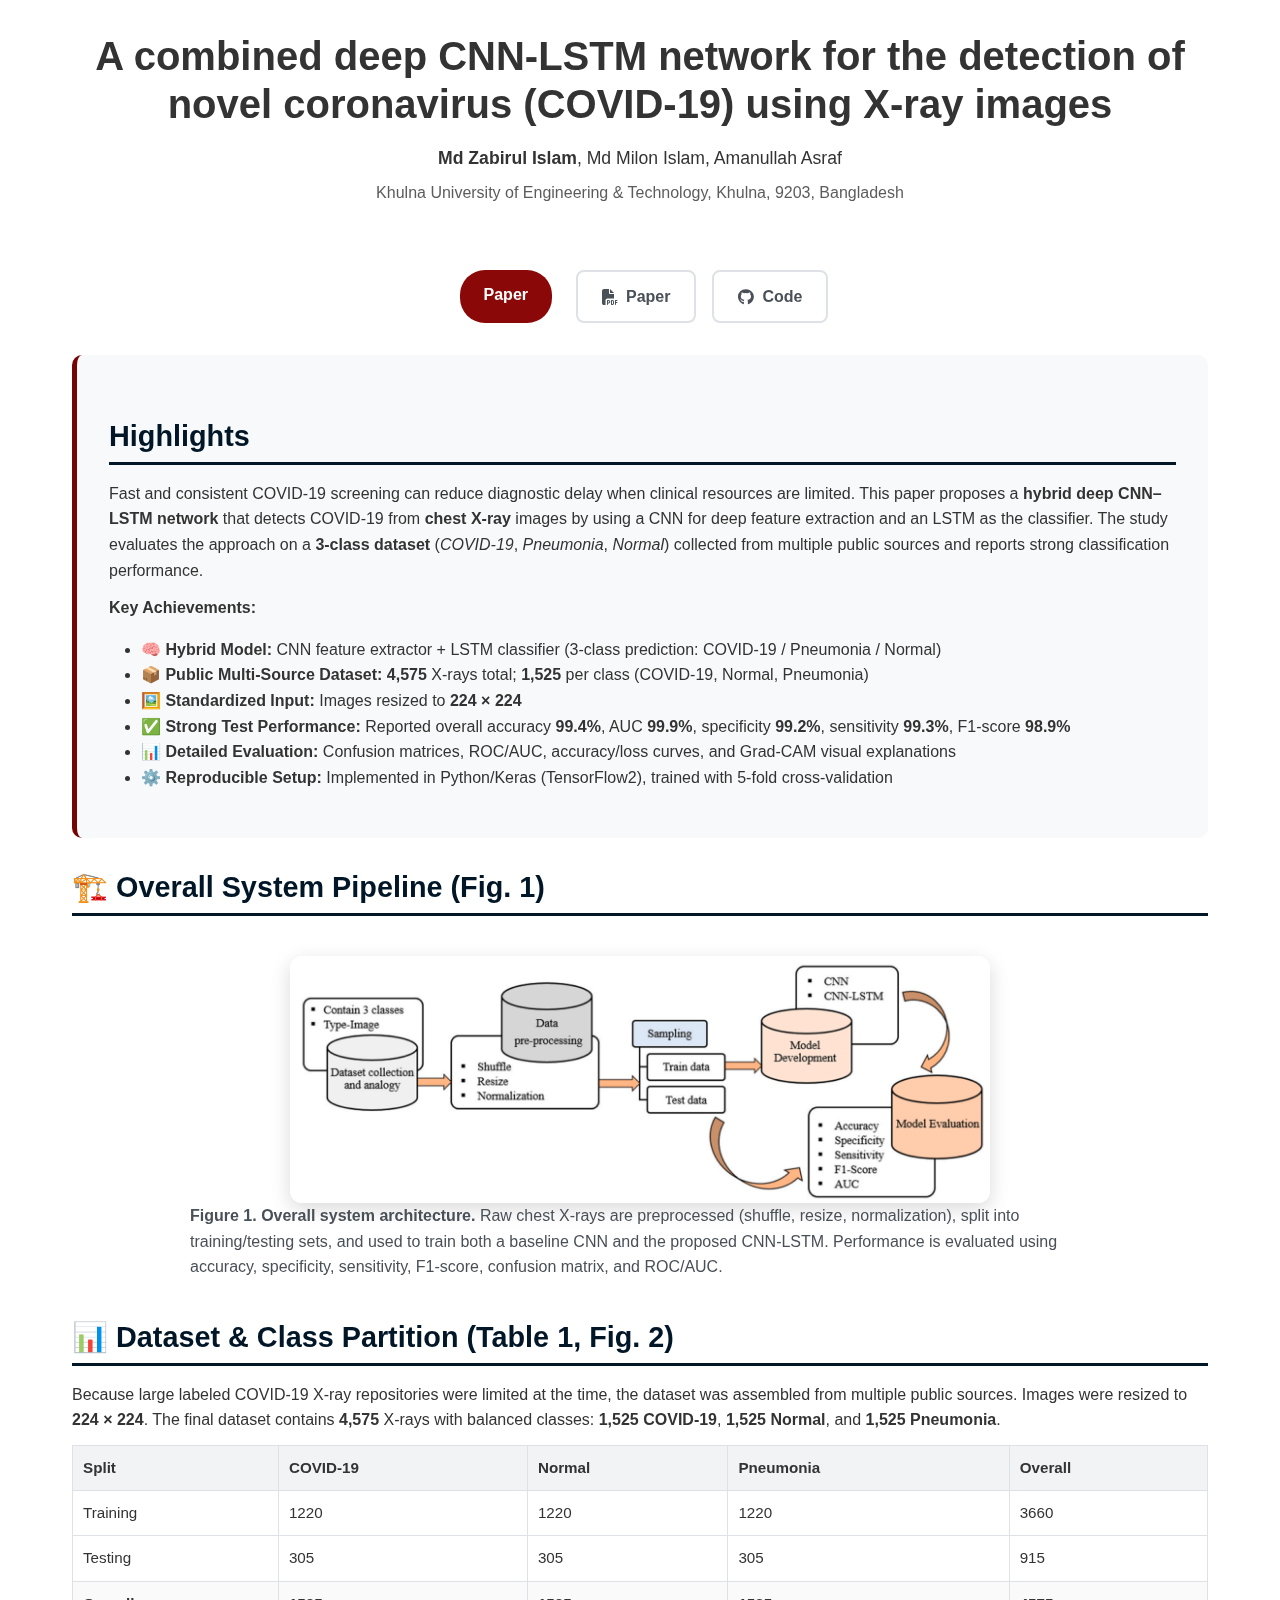
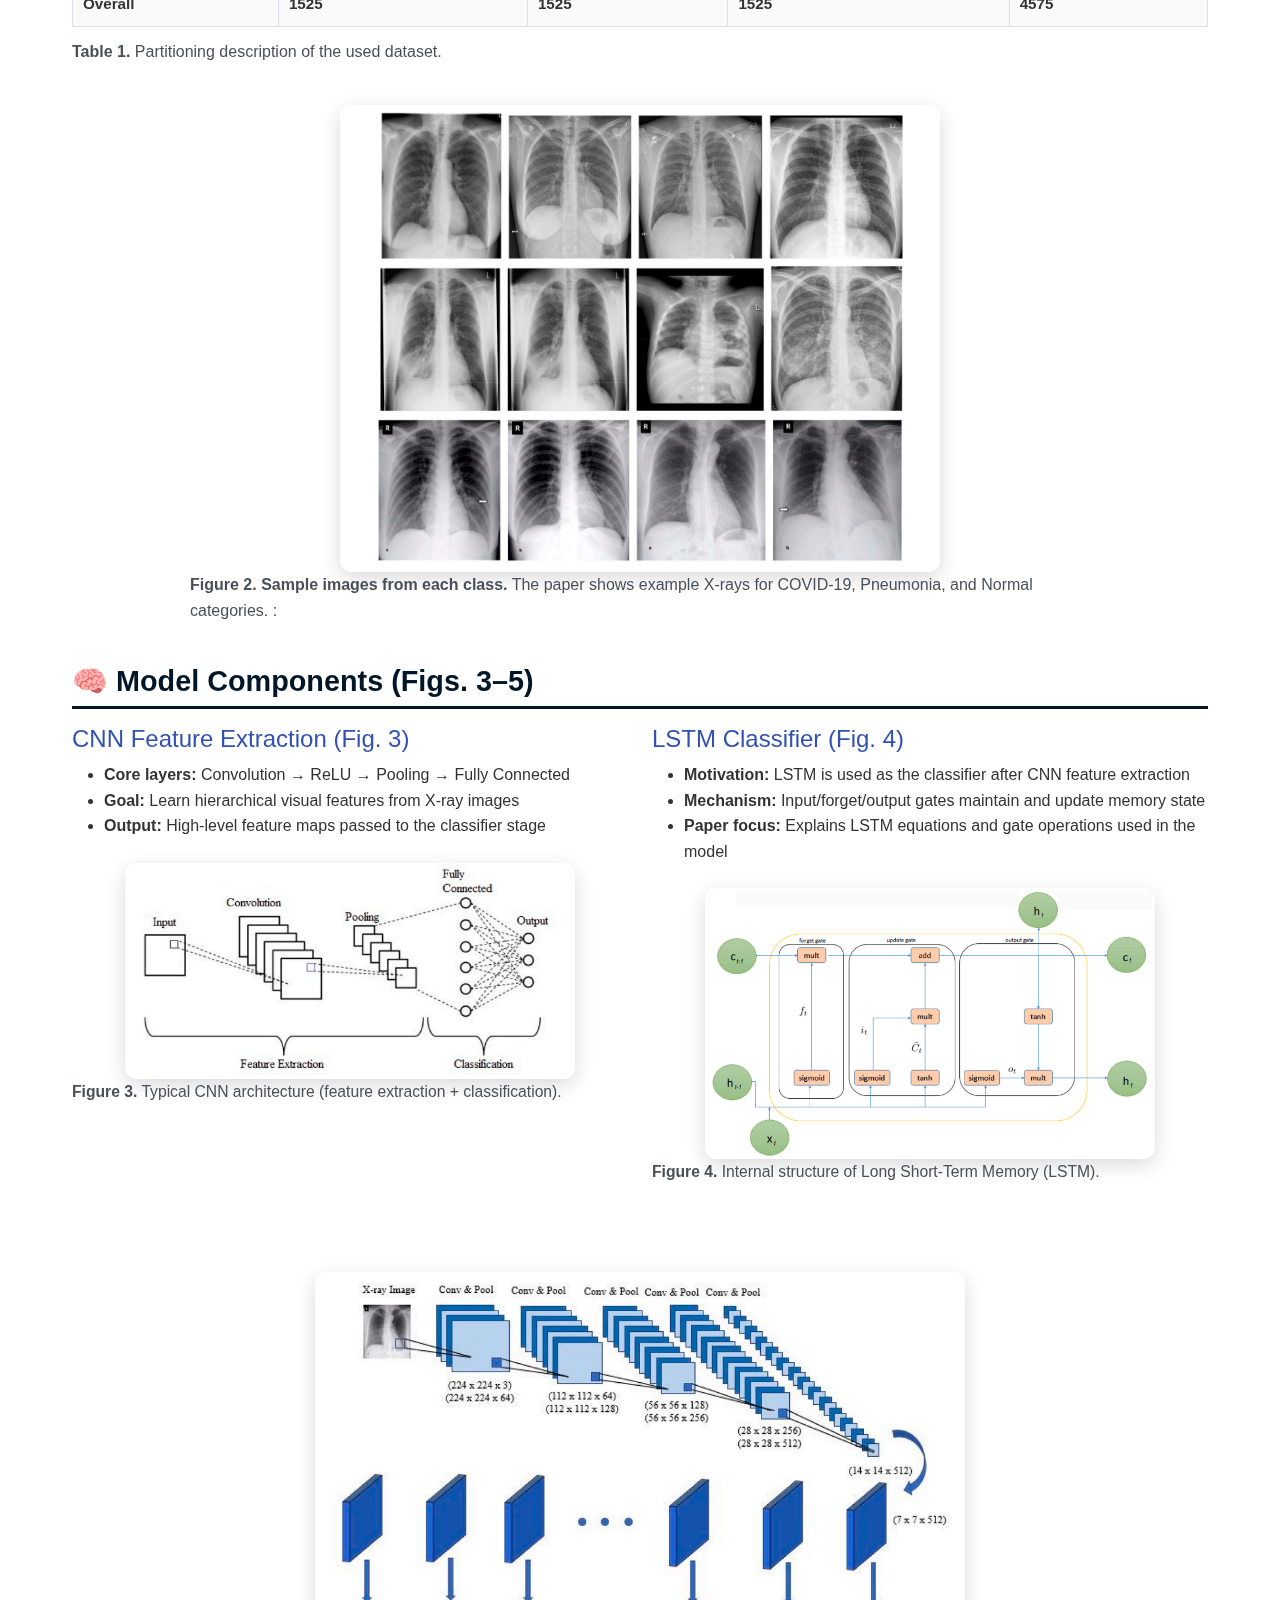
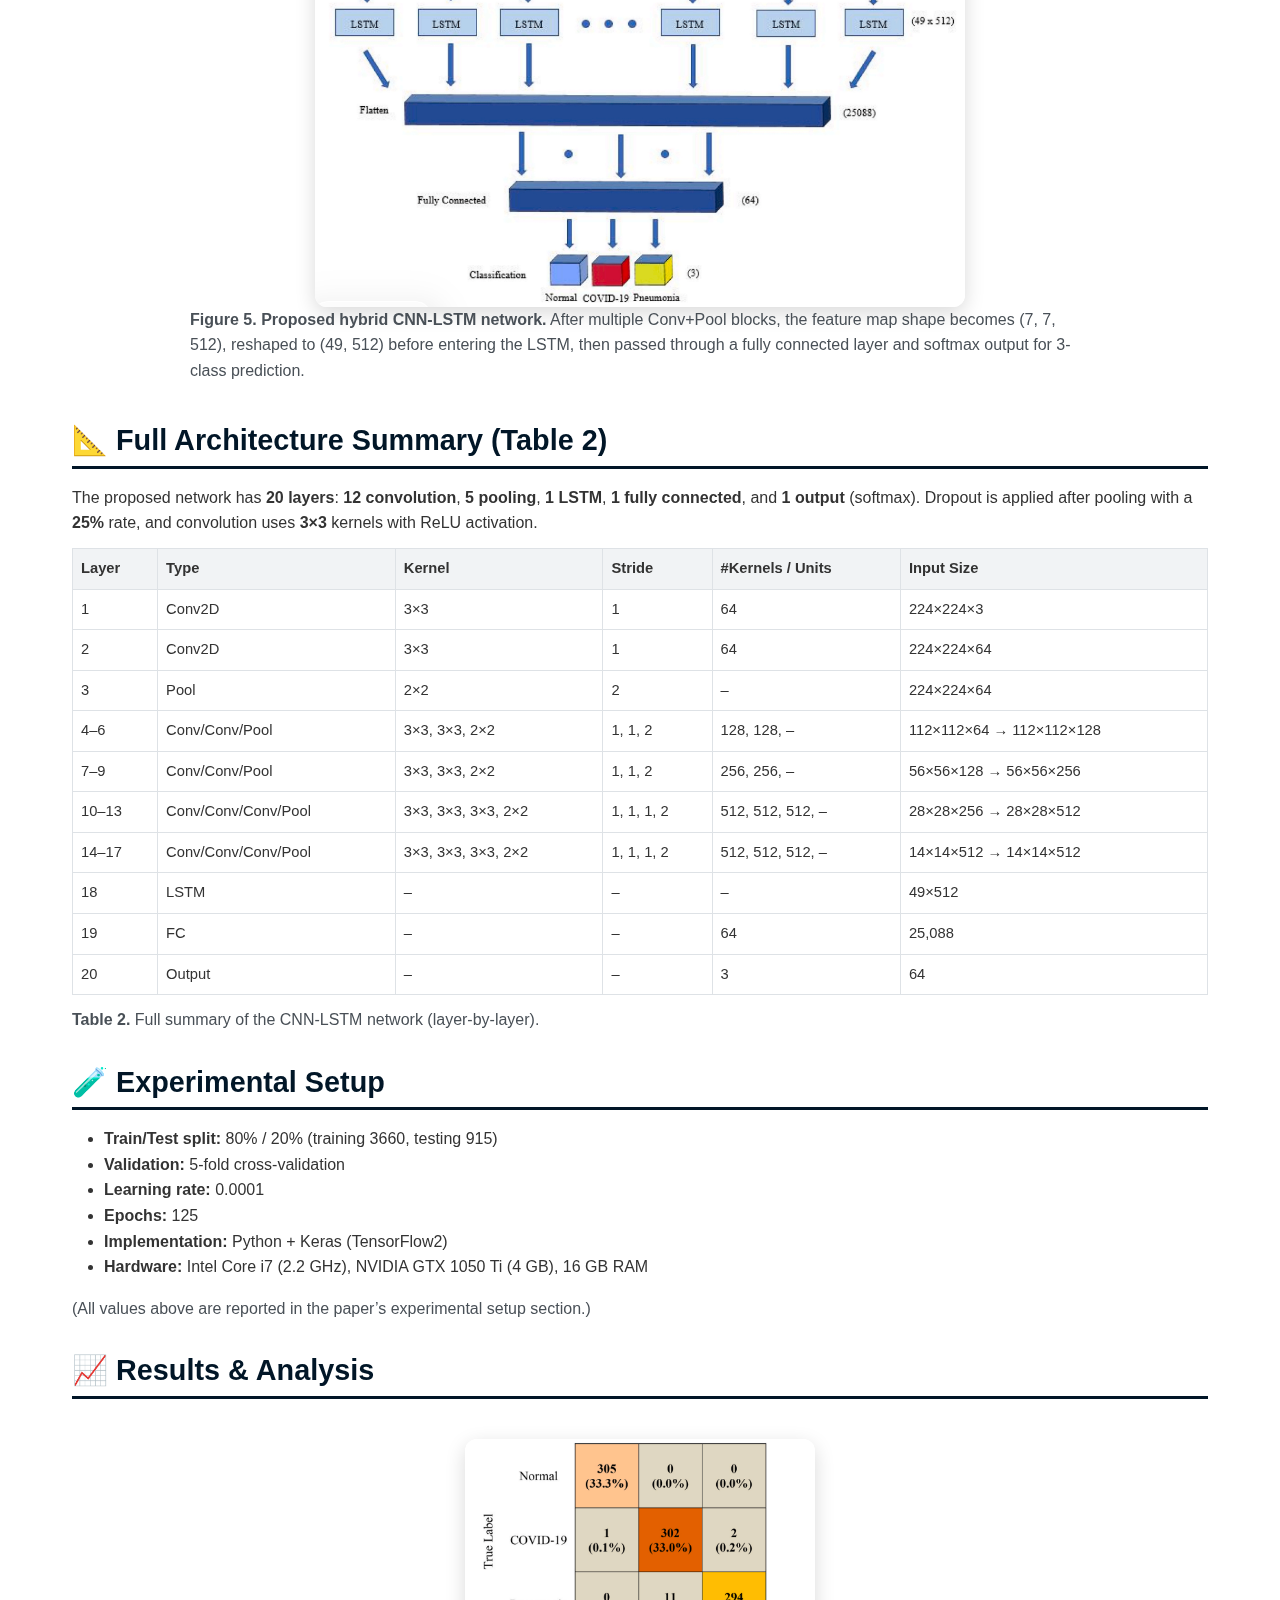
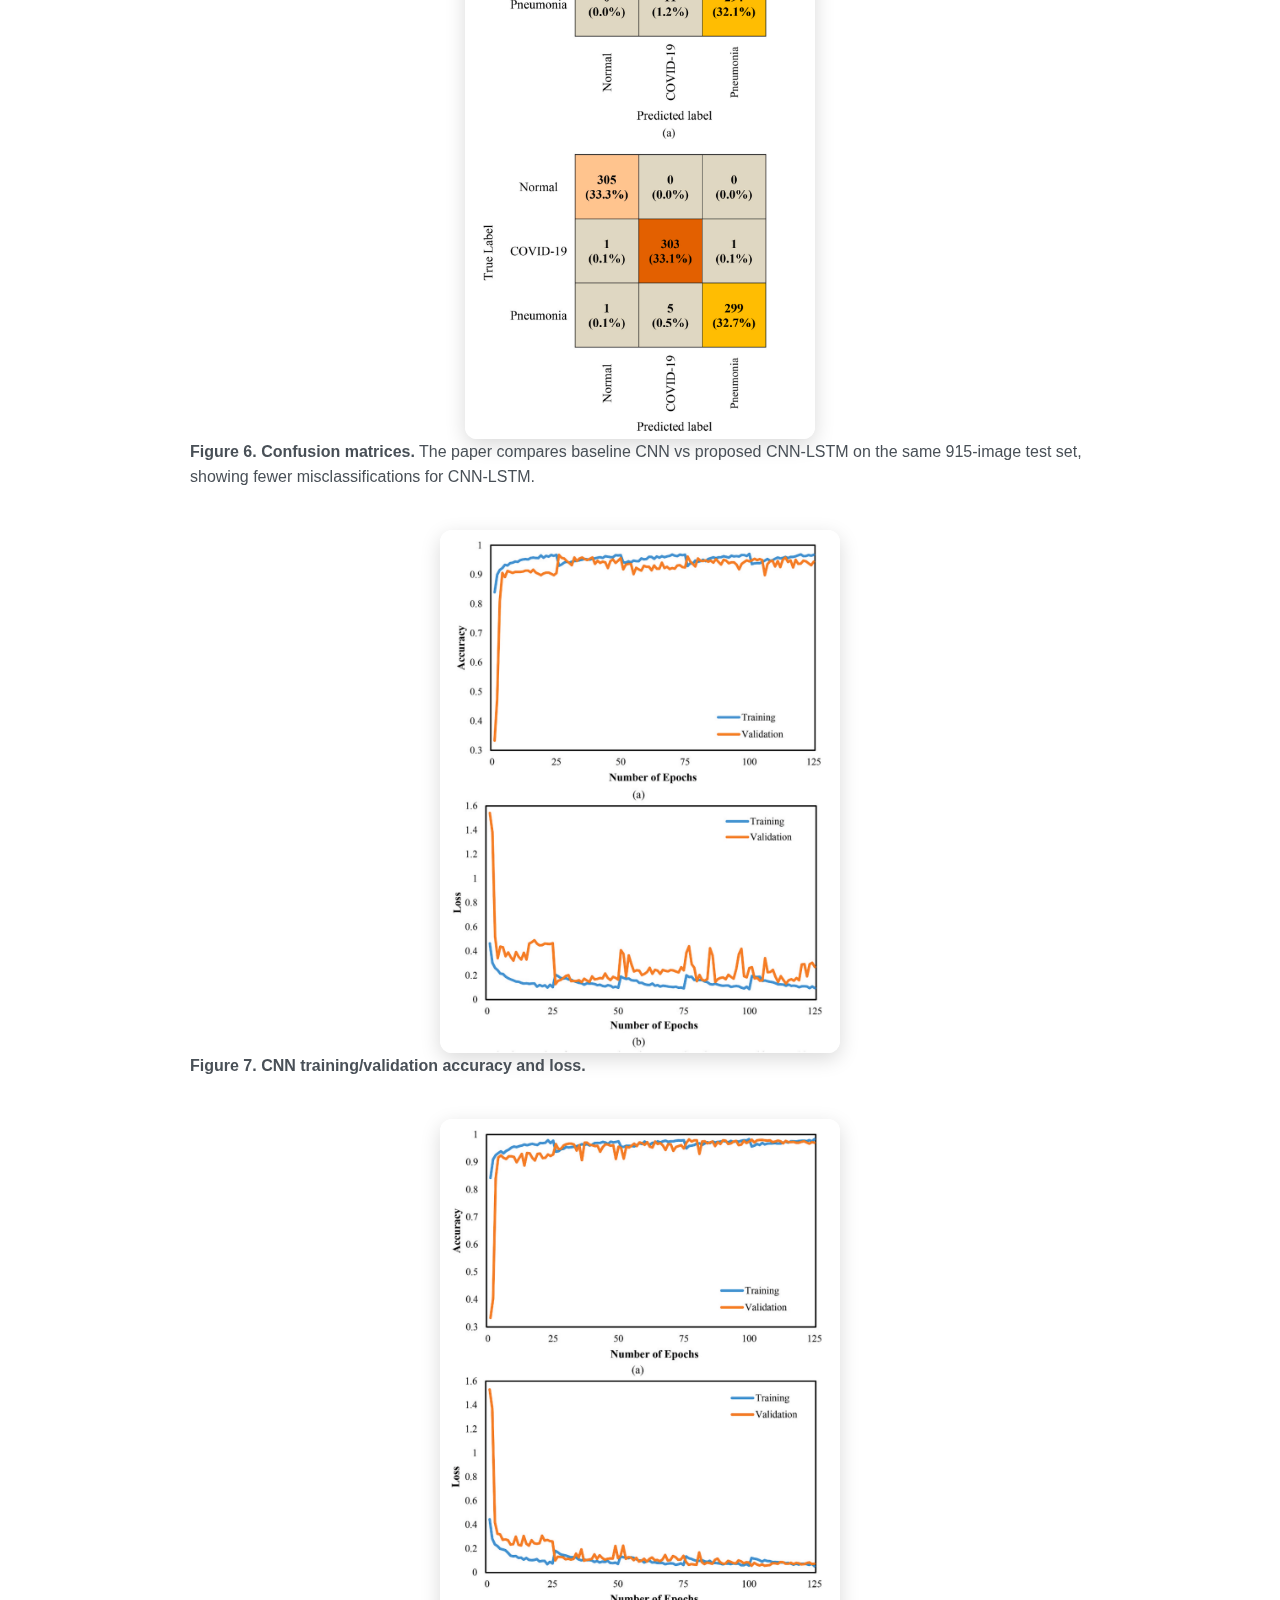
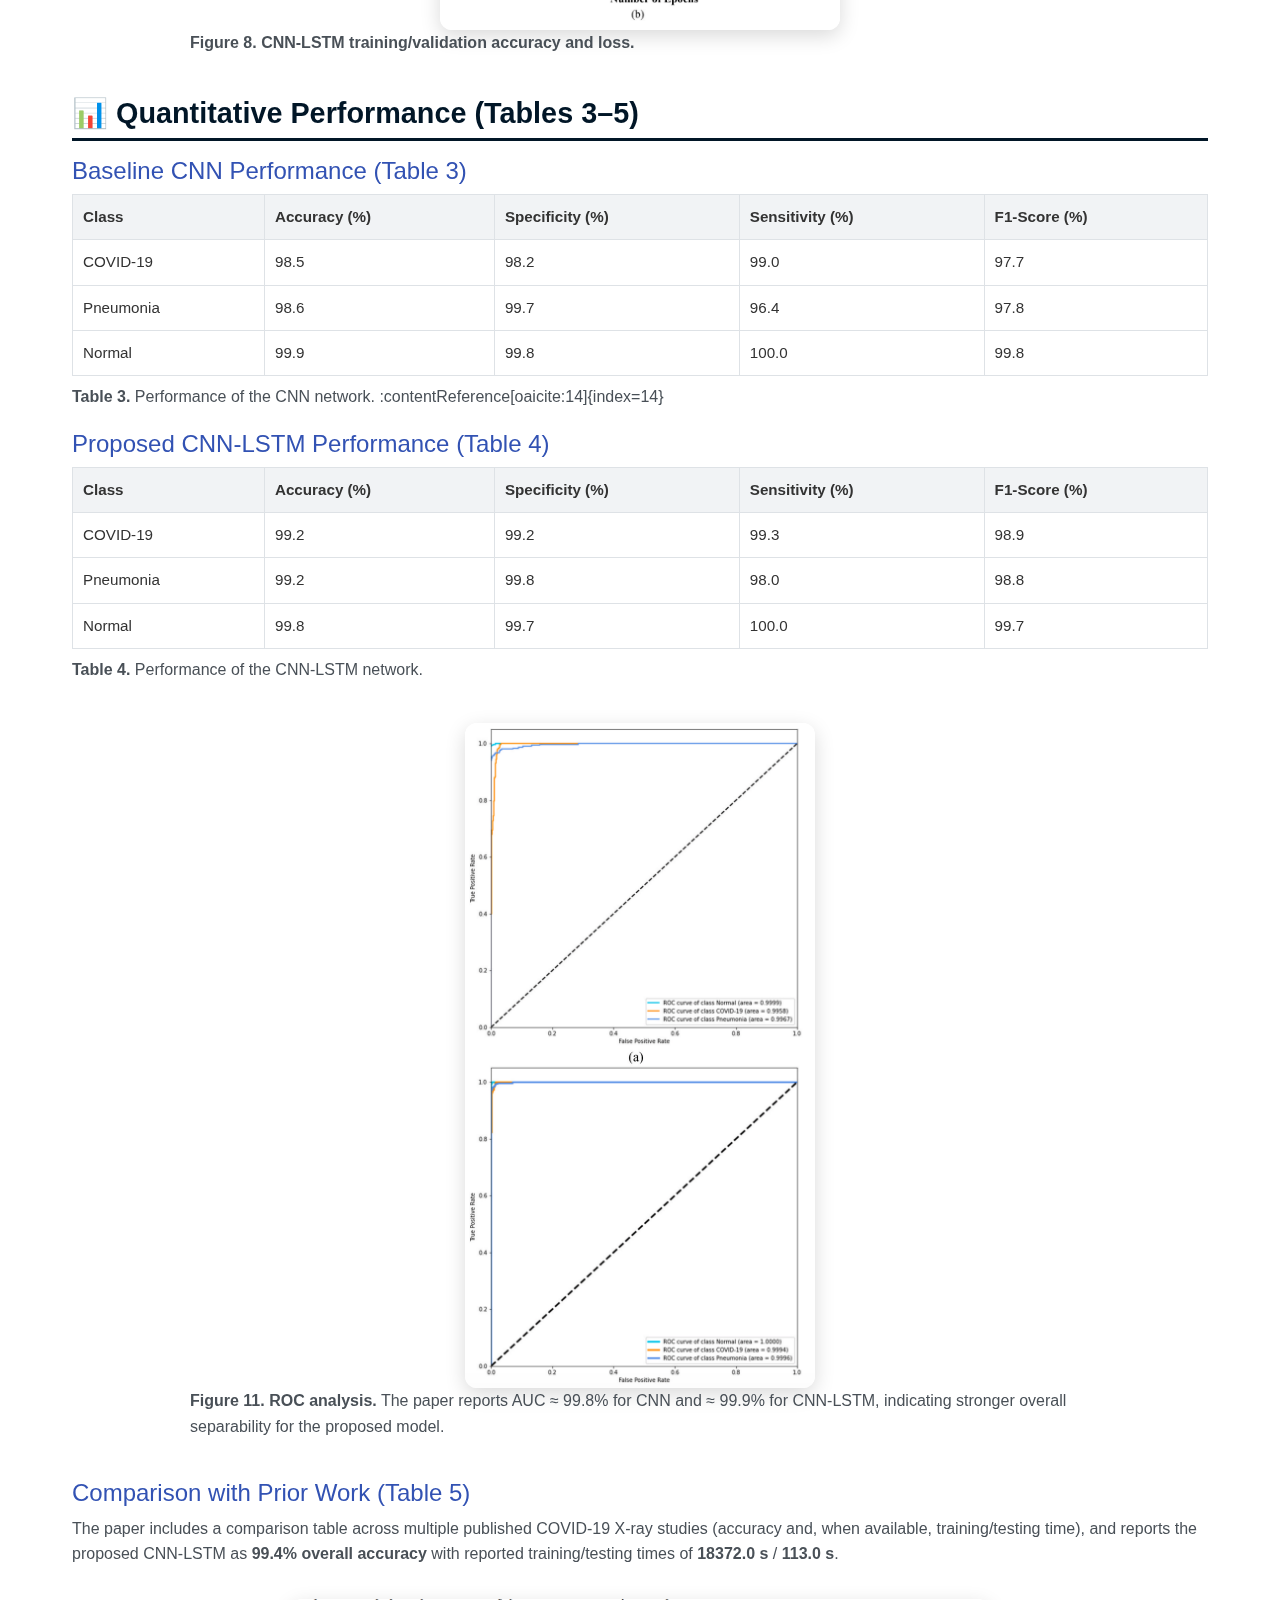
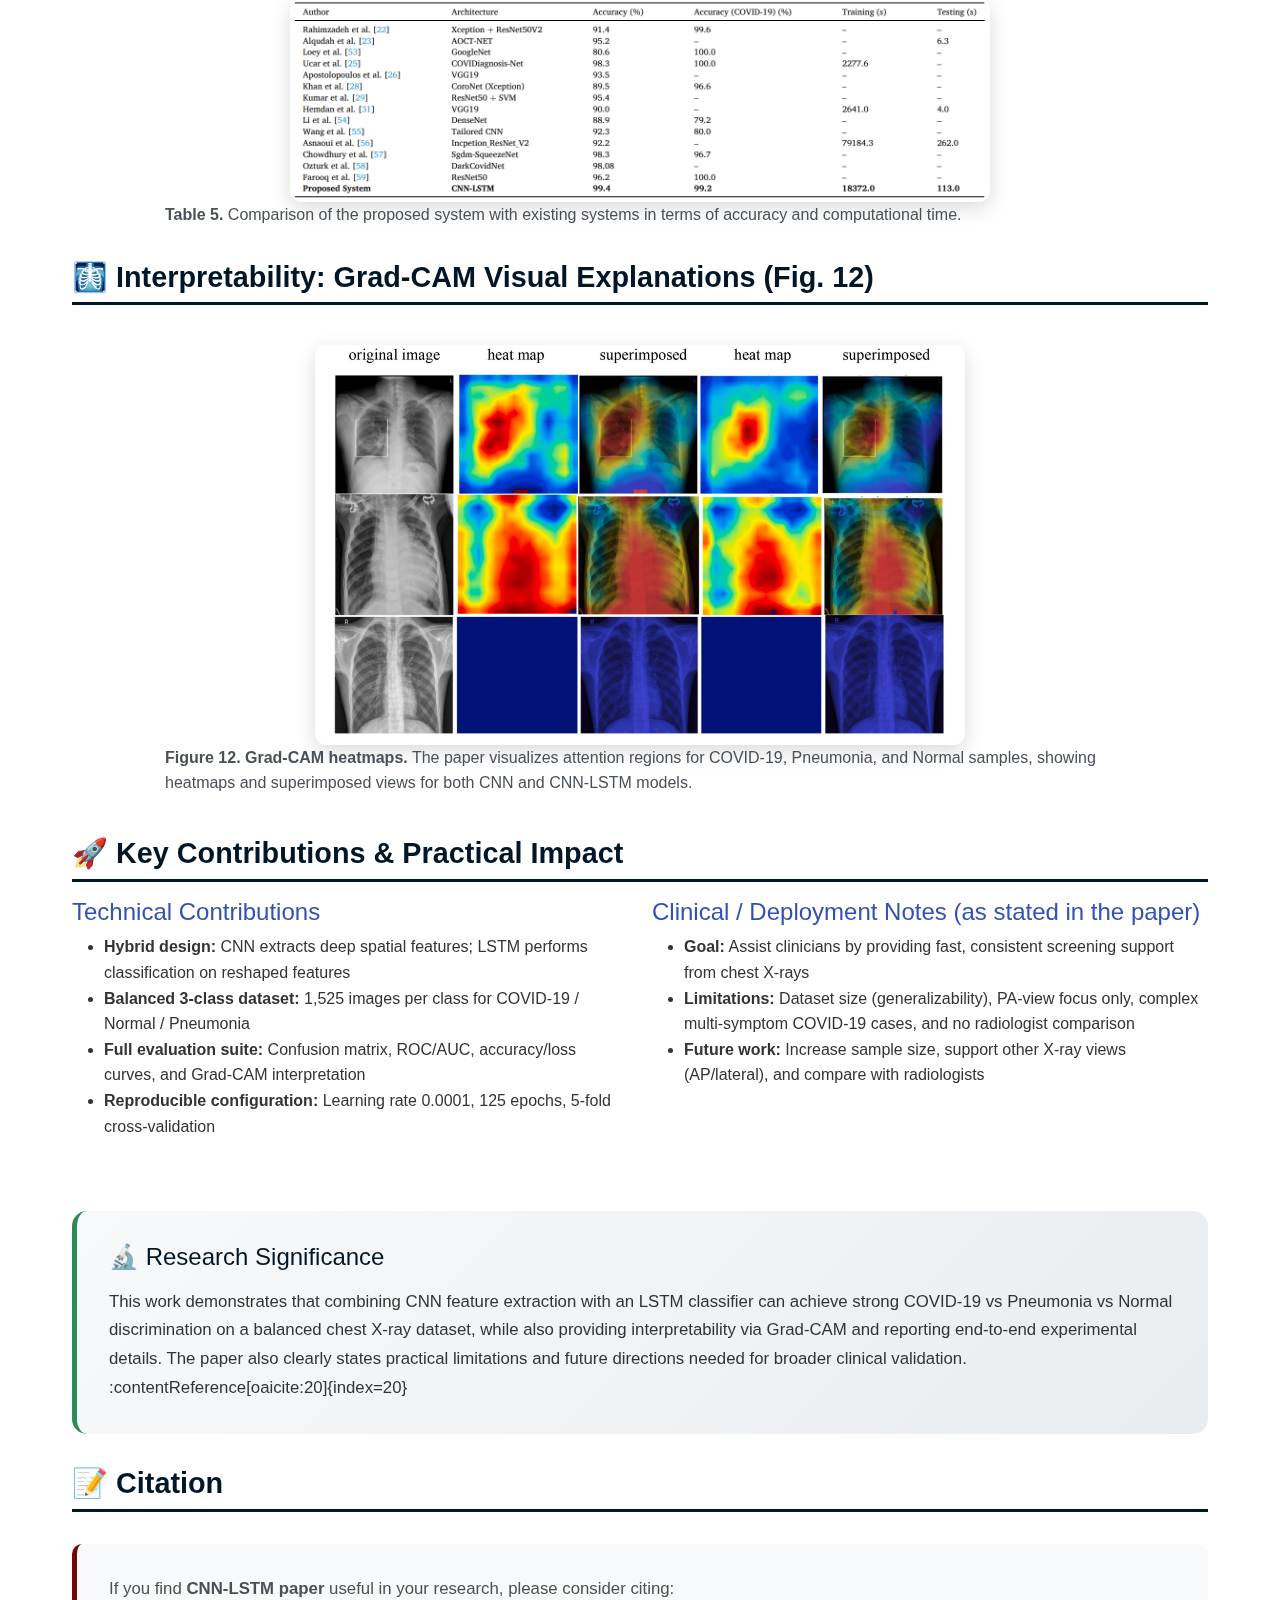
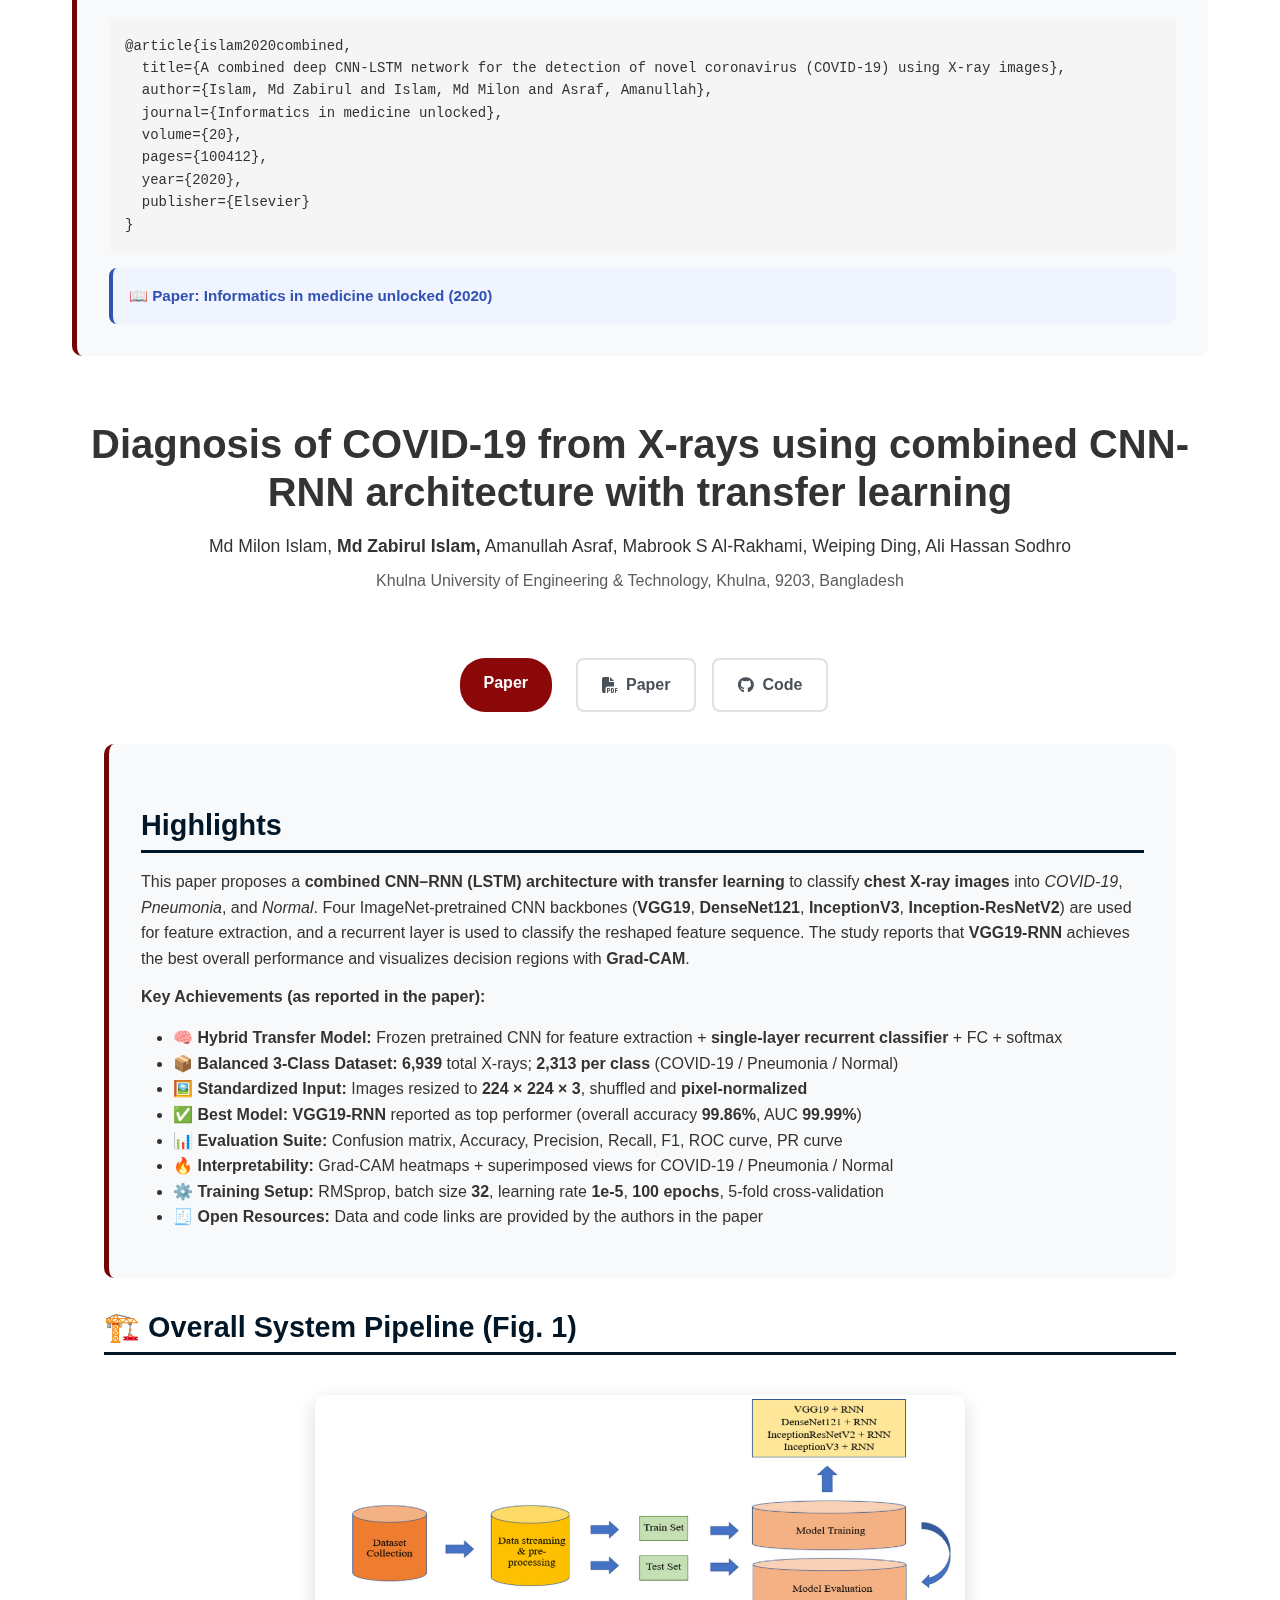
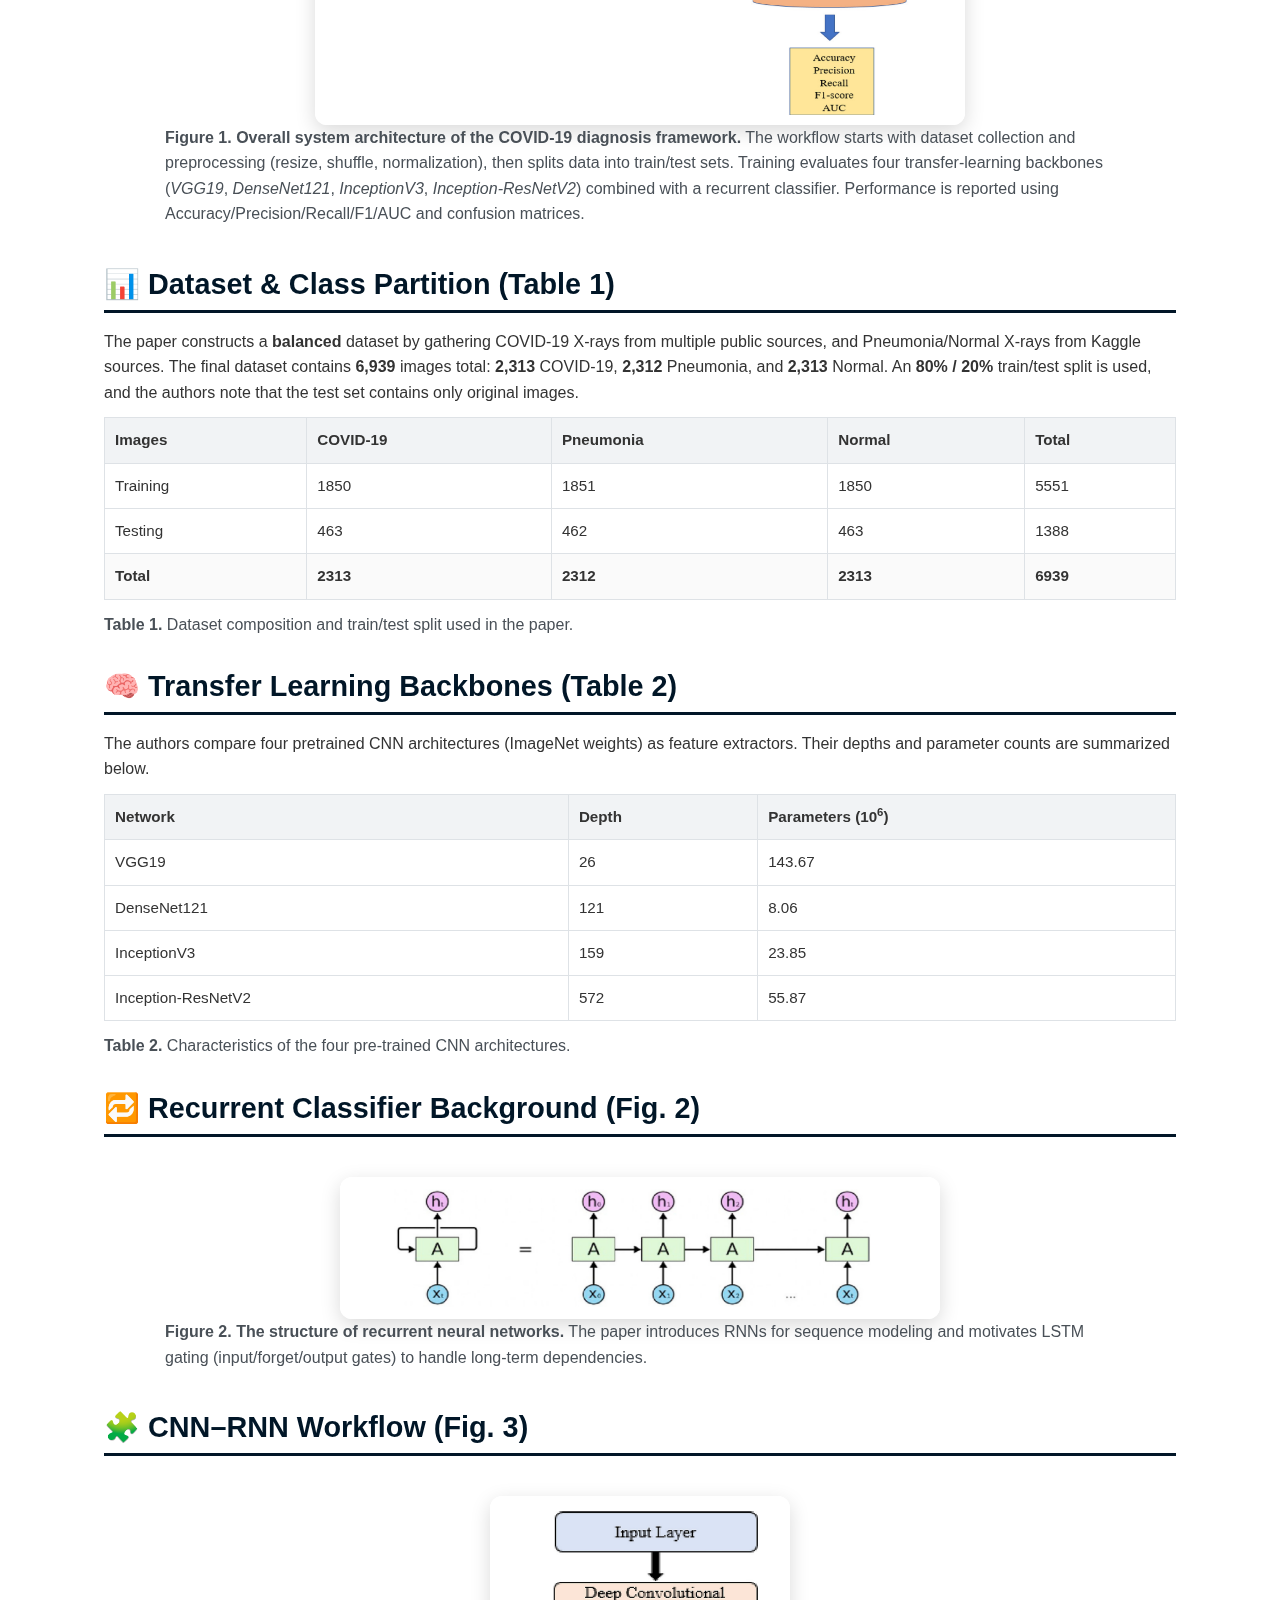
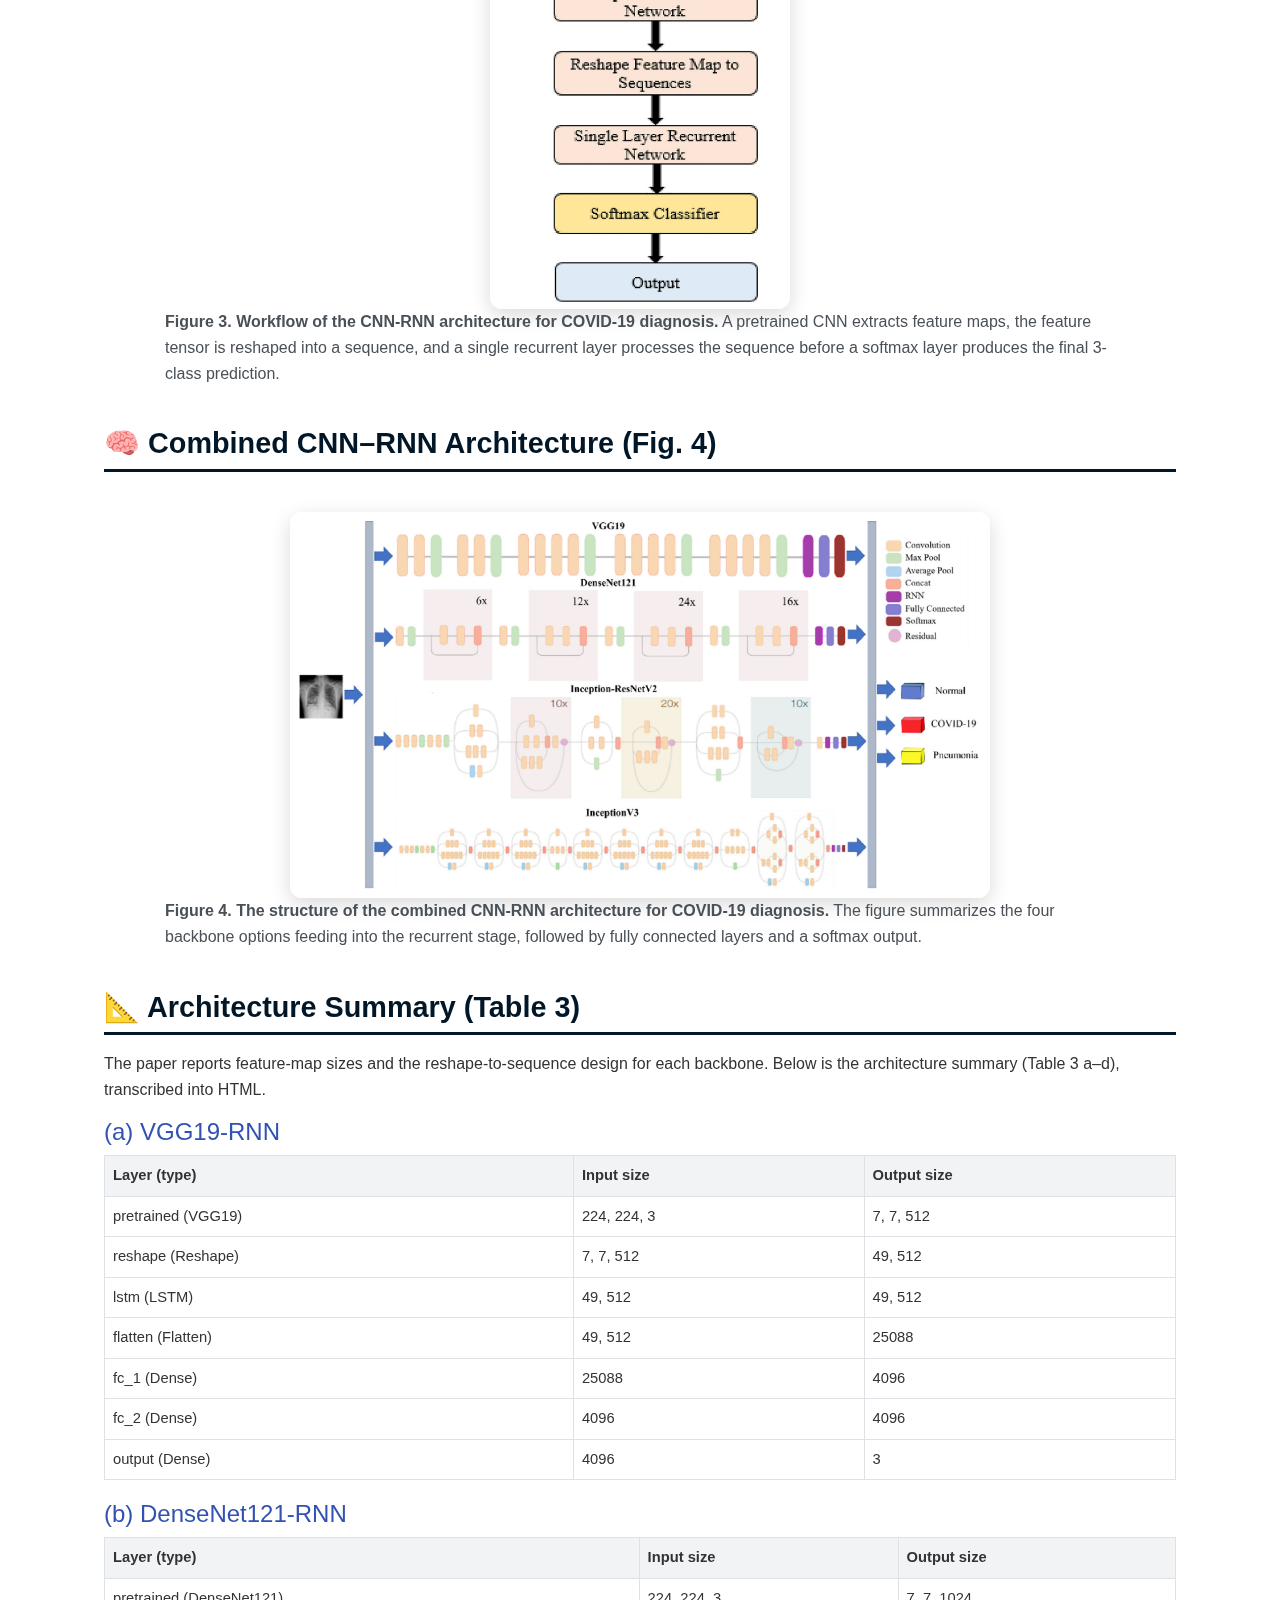
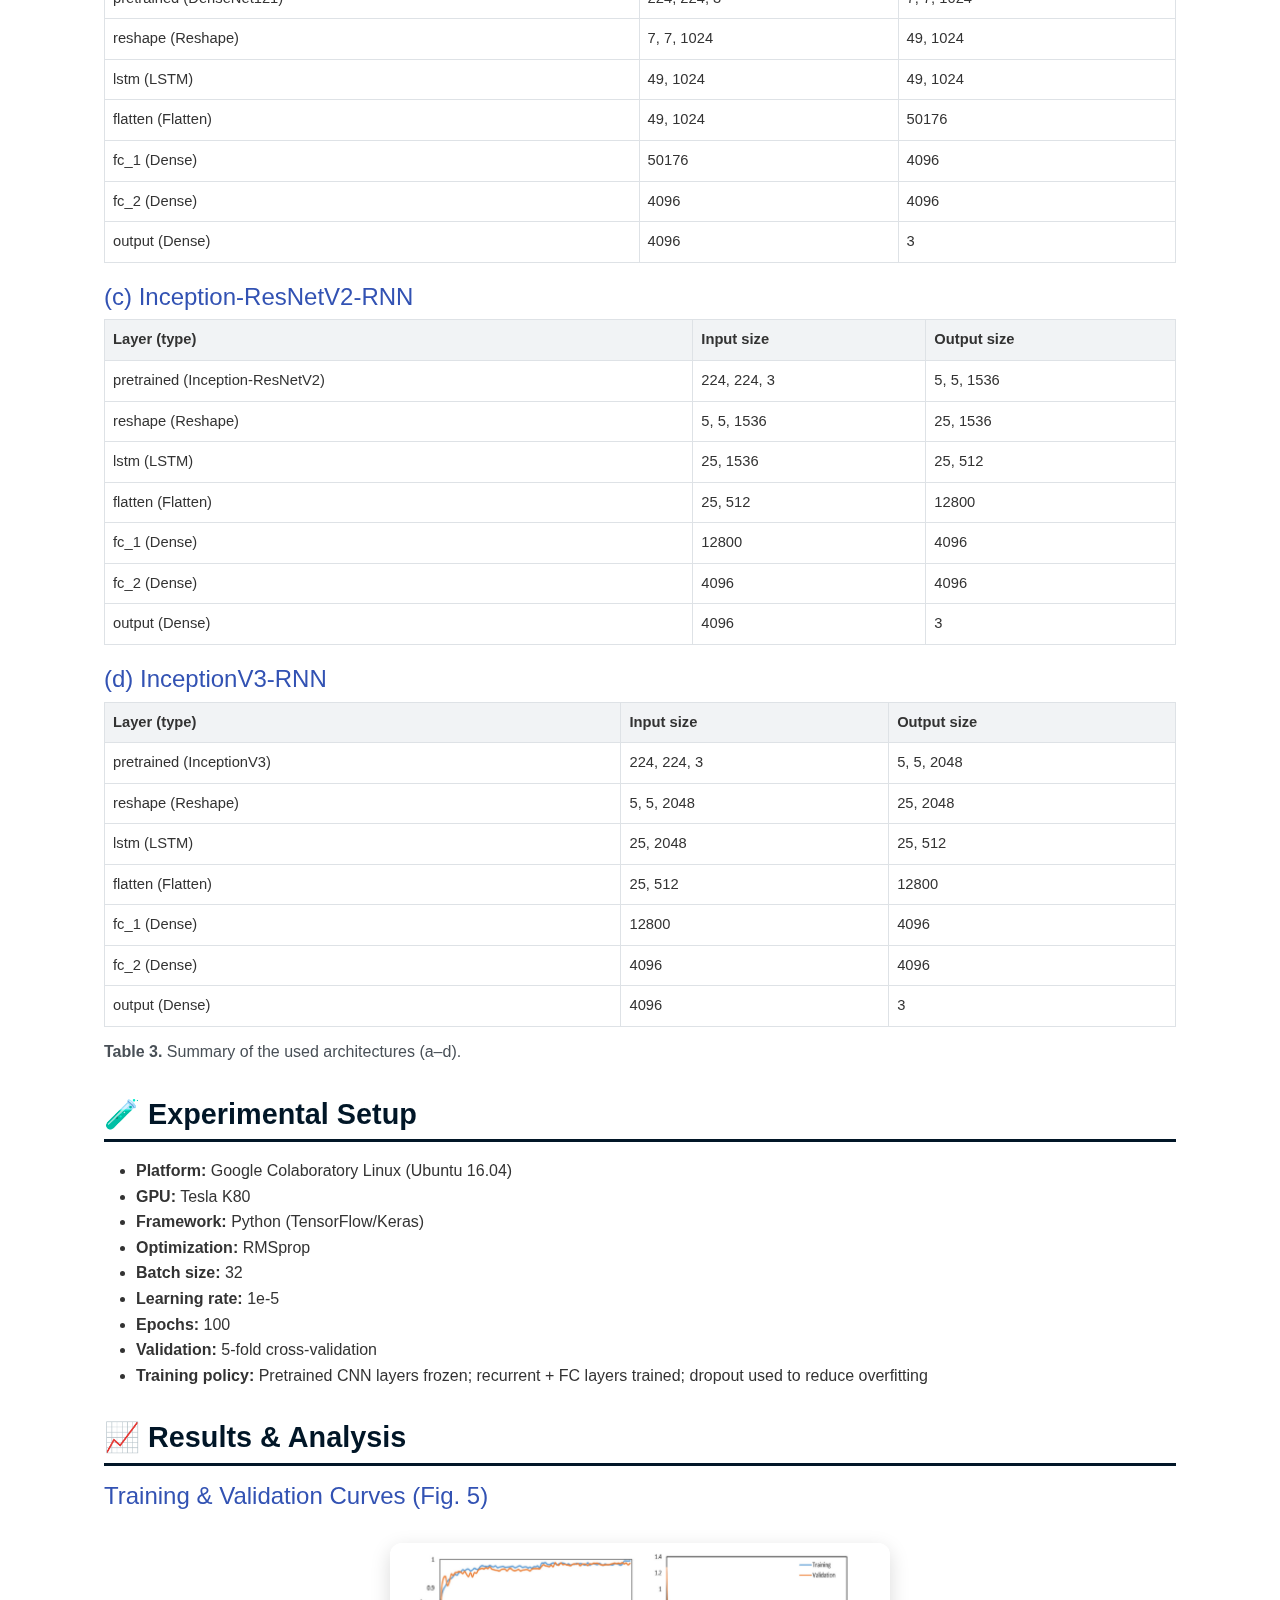
<file: Projects/each_project/COVID-AI/COVID-AI.html>
<!DOCTYPE html>
<html lang="en">
<head>
<meta charset="utf-8">
<meta name="viewport" content="width=device-width, initial-scale=1.0, user-scalable=yes">
<meta name="author" content="Md Zabirul Islam">
<meta name="description" content="COVID-AI: Deep Learning for COVID-19 Diagnosis and Epidemiological Modeling">

<title>COVID-AI | Md Zabirul Islam</title>

<link href="https://cdn.jsdelivr.net/npm/bootstrap@5.3.0/dist/css/bootstrap.min.css" rel="stylesheet">
<link rel="stylesheet" href="https://cdnjs.cloudflare.com/ajax/libs/font-awesome/6.4.0/css/all.min.css">

<style>
body {
  font-family: -apple-system, BlinkMacSystemFont, "Segoe UI", Roboto, "Helvetica Neue", Arial, sans-serif;
  line-height: 1.6;
  color: #333;
}

.project-header {
  text-align: center;
  padding: 2rem 0;
  margin-bottom: 2rem;
}

.project-title {
  font-size: 2.5rem;
  font-weight: bold;
  margin-bottom: 1rem;
}

.authors {
  font-size: 1.1rem;
  margin-bottom: 0.5rem;
}

.affiliations {
  font-size: 1rem;
  opacity: 0.8;
}

.links-section {
  display: flex;
  justify-content: center;
  gap: 1rem;
  margin: 0.5rem 0 2rem 0;
  flex-wrap: wrap;
}

.project-link {
  background: transparent;
  color: #495057;
  padding: 0.75rem 1.5rem;
  text-decoration: none;
  border: 2px solid #dee2e6;
  border-radius: 8px;
  font-weight: bold;
  transition: all 0.3s ease;
  display: inline-flex;
  align-items: center;
  gap: 0.5rem;
}

.project-link:hover {
  border-color: #750505;
  color: #750505;
  text-decoration: none;
  transform: translateY(-2px);
}

.journal-badge {
  background: #8b0808;
  color: white;
  padding: 0.75rem 1.5rem;
  border-radius: 25px;
  font-weight: bold;
  display: inline-block;
  margin: 0 0.5rem;
  cursor: default;
}

.section-title {
  font-size: 1.8rem;
  font-weight: bold;
  margin: 2rem 0 1rem 0;
  color: #011627;
  border-bottom: 3px solid #011627;
  padding-bottom: 0.5rem;
}

.abstract-section {
  background: #f8f9fa;
  padding: 2rem;
  border-radius: 10px;
  margin: 2rem 0;
  border-left: 5px solid #750505;
}

img {
  max-width: 100%;
  height: auto;
}

pre {
  background: #f5f5f5;
  padding: 1rem;
  border-radius: 5px;
  overflow-x: auto;
}

code {
  font-family: 'Courier New', monospace;
  font-size: 0.9rem;
}

.footer {
  margin-top: 3rem;
  padding: 2rem 0;
  text-align: center;
  background: #f8f9fa;
  color: #666;
}

@media (max-width: 768px) {
  .project-header {
    padding: 1rem 0;
    margin-bottom: 1rem;
  }
  
  .project-title {
    font-size: 1.8rem !important;
    line-height: 1.3;
  }
  
  .authors {
    font-size: 1rem;
  }
  
  .affiliations {
    font-size: 0.9rem;
  }
  
  .section-title {
    font-size: 1.4rem;
    margin: 1.5rem 0 0.8rem 0;
  }
  
  .abstract-section {
    padding: 1.5rem;
    margin: 1.5rem 0;
  }
  
  .links-section {
    gap: 0.8rem;
    margin: 1.5rem 0;
    padding: 0 1rem;
  }
  
  .project-link, .journal-badge {
    padding: 0.6rem 1rem;
    font-size: 0.9rem;
    margin: 0.25rem;
  }
  
  main {
    padding: 0 1rem !important;
  }
}

@media (max-width: 480px) {
  .project-title {
    font-size: 1.5rem !important;
  }
  
  .section-title {
    font-size: 1.2rem;
  }
  
  main {
    padding: 0 0.75rem !important;
  }
  
  .abstract-section {
    padding: 1rem;
  }
  
  .project-link, .journal-badge {
    padding: 0.5rem 0.8rem;
    font-size: 0.85rem;
  }
}
</style>

<script async src="https://www.googletagmanager.com/gtag/js?id=G-3THLGK2G1N"></script>
<script>
window.dataLayer = window.dataLayer || [];
function gtag(){dataLayer.push(arguments);}
gtag('js', new Date());
gtag('config', 'G-3THLGK2G1N', { 'anonymize_ip': true});
</script>
</head>

<body>


<!-- #----------- Heading-------------------
 -->
<div class="project-header">
  <div class="container">
    <h1 class="project-title">A combined deep CNN-LSTM network for the detection of novel coronavirus (COVID-19) using X-ray images</h1>
    
    <div class="authors">
      <strong>Md Zabirul Islam</strong>, Md Milon Islam, Amanullah Asraf
    </div>
    
    <div class="affiliations">
Khulna University of Engineering & Technology, Khulna, 9203, Bangladesh    </div>
  </div>
</div>

<main class="container" style="max-width: 1200px; margin: 0 auto; padding: 0 2rem;">
  <div class="links-section">
    <span class="journal-badge">Paper</span>
    <a href="https://www.sciencedirect.com/science/article/pii/S2352914820305621" class="project-link" target="_blank">
      <i class="fas fa-file-pdf"></i> Paper
    </a>
    <a href="https://github.com/zabir110/COVID19-CNN-LSTM" class="project-link" target="_blank">
      <i class="fab fa-github"></i> Code
    </a>
  </div>



<!-- ===================================================== -->
<!-- CNN-LSTM Project Page                                 -->
<!-- Informatics in Medicine Unlocked 20 (2020) 100412      -->
<!-- "A combined deep CNN-LSTM network for the detection    -->
<!--  of novel coronavirus (COVID-19) using X-ray images"   -->
<!-- Figures/Tables below match the paper numbering exactly -->
<!-- ===================================================== -->

<!-- Highlights -->
<div class="abstract-section">
  <h2 class="section-title">Highlights</h2>

  <p style="margin-bottom: 0.75rem;">
    Fast and consistent COVID-19 screening can reduce diagnostic delay when clinical resources are limited. This paper proposes a
    <strong>hybrid deep CNN–LSTM network</strong> that detects COVID-19 from <strong>chest X-ray</strong> images by using a CNN for deep feature extraction
    and an LSTM as the classifier. The study evaluates the approach on a <strong>3-class dataset</strong>
    (<em>COVID-19</em>, <em>Pneumonia</em>, <em>Normal</em>) collected from multiple public sources and reports strong classification performance.
  </p>

  <p><strong>Key Achievements:</strong></p>
  <ul>
    <li><strong>🧠 Hybrid Model:</strong> CNN feature extractor + LSTM classifier (3-class prediction: COVID-19 / Pneumonia / Normal)</li>
    <li><strong>📦 Public Multi-Source Dataset:</strong> <strong>4,575</strong> X-rays total; <strong>1,525</strong> per class (COVID-19, Normal, Pneumonia)</li>
    <li><strong>🖼️ Standardized Input:</strong> Images resized to <strong>224 × 224</strong></li>
    <li><strong>✅ Strong Test Performance:</strong> Reported overall accuracy <strong>99.4%</strong>, AUC <strong>99.9%</strong>, specificity <strong>99.2%</strong>, sensitivity <strong>99.3%</strong>, F1-score <strong>98.9%</strong></li>
    <li><strong>📊 Detailed Evaluation:</strong> Confusion matrices, ROC/AUC, accuracy/loss curves, and Grad-CAM visual explanations</li>
    <li><strong>⚙️ Reproducible Setup:</strong> Implemented in Python/Keras (TensorFlow2), trained with 5-fold cross-validation</li>
  </ul>
</div>


<h2 class="section-title">🏗️ Overall System Pipeline (Fig. 1)</h2>

<div style="text-align:center; margin:2.5rem 0;">
  <img src="./project_page/fig1_system_architecture.png"
       alt="Overall system architecture (Fig. 1)"
       style="width:100%; max-width:700px; height:auto; border-radius:12px; box-shadow:0 6px 20px rgba(0,0,0,0.15); display:block; margin:0 auto;">

  <p style="margin-top:1rem; font-size:1rem; max-width:900px; margin:auto; text-align:left; color:#495057; line-height:1.6;">
    <strong>Figure 1. Overall system architecture.</strong>
    Raw chest X-rays are preprocessed (shuffle, resize, normalization), split into training/testing sets, and used to train
    both a baseline CNN and the proposed CNN-LSTM. Performance is evaluated using accuracy, specificity, sensitivity,
    F1-score, confusion matrix, and ROC/AUC. 
  </p>
</div>


<h2 class="section-title" id="datasets">📊 Dataset & Class Partition (Table 1, Fig. 2)</h2>

<p style="margin-bottom:0.75rem;">
  Because large labeled COVID-19 X-ray repositories were limited at the time, the dataset was assembled from multiple public sources.
  Images were resized to <strong>224 × 224</strong>. The final dataset contains <strong>4,575</strong> X-rays with balanced classes:
  <strong>1,525 COVID-19</strong>, <strong>1,525 Normal</strong>, and <strong>1,525 Pneumonia</strong>. 
</p>

<!-- Table 1 -->
<table style="width:100%; border-collapse:collapse; font-size:0.95rem;">
  <tr style="background:#f1f3f5;">
    <th style="padding:10px; border:1px solid #dee2e6;">Split</th>
    <th style="padding:10px; border:1px solid #dee2e6;">COVID-19</th>
    <th style="padding:10px; border:1px solid #dee2e6;">Normal</th>
    <th style="padding:10px; border:1px solid #dee2e6;">Pneumonia</th>
    <th style="padding:10px; border:1px solid #dee2e6;">Overall</th>
  </tr>
  <tr>
    <td style="padding:10px; border:1px solid #dee2e6;">Training</td>
    <td style="padding:10px; border:1px solid #dee2e6;">1220</td>
    <td style="padding:10px; border:1px solid #dee2e6;">1220</td>
    <td style="padding:10px; border:1px solid #dee2e6;">1220</td>
    <td style="padding:10px; border:1px solid #dee2e6;">3660</td>
  </tr>
  <tr>
    <td style="padding:10px; border:1px solid #dee2e6;">Testing</td>
    <td style="padding:10px; border:1px solid #dee2e6;">305</td>
    <td style="padding:10px; border:1px solid #dee2e6;">305</td>
    <td style="padding:10px; border:1px solid #dee2e6;">305</td>
    <td style="padding:10px; border:1px solid #dee2e6;">915</td>
  </tr>
  <tr style="background:#fafafa;">
    <td style="padding:10px; border:1px solid #dee2e6;"><strong>Overall</strong></td>
    <td style="padding:10px; border:1px solid #dee2e6;"><strong>1525</strong></td>
    <td style="padding:10px; border:1px solid #dee2e6;"><strong>1525</strong></td>
    <td style="padding:10px; border:1px solid #dee2e6;"><strong>1525</strong></td>
    <td style="padding:10px; border:1px solid #dee2e6;"><strong>4575</strong></td>
  </tr>
</table>

<p style="margin-top:0.75rem; color:#495057;">
  <strong>Table 1.</strong> Partitioning description of the used dataset. 
</p>

<div style="text-align:center; margin:2.5rem 0;">
  <img src="./project_page/fig2_samples.png"
       alt="Sample images (Fig. 2)"
       style="width:100%; max-width:600px; height:auto; border-radius:12px; box-shadow:0 6px 20px rgba(0,0,0,0.15); display:block; margin:0 auto;">
  <p style="margin-top:1rem; font-size:1rem; max-width:900px; margin:auto; text-align:left; color:#495057; line-height:1.6;">
    <strong>Figure 2. Sample images from each class.</strong>
    The paper shows example X-rays for COVID-19, Pneumonia, and Normal categories. :
  </p>
</div>


<h2 class="section-title">🧠 Model Components (Figs. 3–5)</h2>

<div class="row">
  <div class="col-lg-6 col-md-12 mb-4">
    <h4 style="color:#3252b3;">CNN Feature Extraction (Fig. 3)</h4>
    <ul>
      <li><strong>Core layers:</strong> Convolution → ReLU → Pooling → Fully Connected</li>
      <li><strong>Goal:</strong> Learn hierarchical visual features from X-ray images</li>
      <li><strong>Output:</strong> High-level feature maps passed to the classifier stage</li>
    </ul>

    <div style="text-align:center; margin:1.5rem 0;">
      <img src="./project_page/fig3_cnn_architecture.png"
           alt="Typical CNN architecture (Fig. 3)"
           style="width:100%; max-width:450px; height:auto; border-radius:12px; box-shadow:0 6px 20px rgba(0,0,0,0.15); display:block; margin:0 auto;">
      <p style="margin-top:0.75rem; font-size:0.98rem; max-width:700px; margin:auto; text-align:left; color:#495057; line-height:1.6;">
        <strong>Figure 3.</strong> Typical CNN architecture (feature extraction + classification). 
      </p>
    </div>
  </div>

  <div class="col-lg-6 col-md-12 mb-4">
    <h4 style="color:#3252b3;">LSTM Classifier (Fig. 4)</h4>
    <ul>
      <li><strong>Motivation:</strong> LSTM is used as the classifier after CNN feature extraction</li>
      <li><strong>Mechanism:</strong> Input/forget/output gates maintain and update memory state</li>
      <li><strong>Paper focus:</strong> Explains LSTM equations and gate operations used in the model</li>
    </ul>

    <div style="text-align:center; margin:1.5rem 0;">
      <img src="./project_page/fig4_lstm_structure.png"
           alt="Internal structure of LSTM (Fig. 4)"
           style="width:100%; max-width:450px; height:auto; border-radius:12px; box-shadow:0 6px 20px rgba(0,0,0,0.15); display:block; margin:0 auto;">
      <p style="margin-top:0.75rem; font-size:0.98rem; max-width:700px; margin:auto; text-align:left; color:#495057; line-height:1.6;">
        <strong>Figure 4.</strong> Internal structure of Long Short-Term Memory (LSTM). 
      </p>
    </div>
  </div>
</div>

<div style="text-align:center; margin:2.5rem 0;">
  <img src="./project_page/fig5_hybrid_cnn_lstm.png"
       alt="Hybrid CNN-LSTM network (Fig. 5)"
       style="width:100%; max-width:650px; height:auto; border-radius:12px; box-shadow:0 6px 20px rgba(0,0,0,0.15); display:block; margin:0 auto;">

  <p style="margin-top:1rem; font-size:1rem; max-width:900px; margin:auto; text-align:left; color:#495057; line-height:1.6;">
    <strong>Figure 5. Proposed hybrid CNN-LSTM network.</strong>
    After multiple Conv+Pool blocks, the feature map shape becomes (7, 7, 512), reshaped to (49, 512) before entering the LSTM,
    then passed through a fully connected layer and softmax output for 3-class prediction. 
  </p>
</div>


<h2 class="section-title">📐 Full Architecture Summary (Table 2)</h2>

<p style="margin-bottom:0.75rem;">
  The proposed network has <strong>20 layers</strong>: <strong>12 convolution</strong>, <strong>5 pooling</strong>, <strong>1 LSTM</strong>, <strong>1 fully connected</strong>,
  and <strong>1 output</strong> (softmax). Dropout is applied after pooling with a <strong>25%</strong> rate, and convolution uses <strong>3×3</strong> kernels with ReLU activation. 
</p>

<!-- Table 2 (condensed, but faithful to the paper) -->
<table style="width:100%; border-collapse:collapse; font-size:0.92rem;">
  <tr style="background:#f1f3f5;">
    <th style="padding:8px; border:1px solid #dee2e6;">Layer</th>
    <th style="padding:8px; border:1px solid #dee2e6;">Type</th>
    <th style="padding:8px; border:1px solid #dee2e6;">Kernel</th>
    <th style="padding:8px; border:1px solid #dee2e6;">Stride</th>
    <th style="padding:8px; border:1px solid #dee2e6;">#Kernels / Units</th>
    <th style="padding:8px; border:1px solid #dee2e6;">Input Size</th>
  </tr>

  <tr><td style="padding:8px; border:1px solid #dee2e6;">1</td><td style="padding:8px; border:1px solid #dee2e6;">Conv2D</td><td style="padding:8px; border:1px solid #dee2e6;">3×3</td><td style="padding:8px; border:1px solid #dee2e6;">1</td><td style="padding:8px; border:1px solid #dee2e6;">64</td><td style="padding:8px; border:1px solid #dee2e6;">224×224×3</td></tr>
  <tr><td style="padding:8px; border:1px solid #dee2e6;">2</td><td style="padding:8px; border:1px solid #dee2e6;">Conv2D</td><td style="padding:8px; border:1px solid #dee2e6;">3×3</td><td style="padding:8px; border:1px solid #dee2e6;">1</td><td style="padding:8px; border:1px solid #dee2e6;">64</td><td style="padding:8px; border:1px solid #dee2e6;">224×224×64</td></tr>
  <tr><td style="padding:8px; border:1px solid #dee2e6;">3</td><td style="padding:8px; border:1px solid #dee2e6;">Pool</td><td style="padding:8px; border:1px solid #dee2e6;">2×2</td><td style="padding:8px; border:1px solid #dee2e6;">2</td><td style="padding:8px; border:1px solid #dee2e6;">–</td><td style="padding:8px; border:1px solid #dee2e6;">224×224×64</td></tr>

  <tr><td style="padding:8px; border:1px solid #dee2e6;">4–6</td><td style="padding:8px; border:1px solid #dee2e6;">Conv/Conv/Pool</td><td style="padding:8px; border:1px solid #dee2e6;">3×3, 3×3, 2×2</td><td style="padding:8px; border:1px solid #dee2e6;">1, 1, 2</td><td style="padding:8px; border:1px solid #dee2e6;">128, 128, –</td><td style="padding:8px; border:1px solid #dee2e6;">112×112×64 → 112×112×128</td></tr>

  <tr><td style="padding:8px; border:1px solid #dee2e6;">7–9</td><td style="padding:8px; border:1px solid #dee2e6;">Conv/Conv/Pool</td><td style="padding:8px; border:1px solid #dee2e6;">3×3, 3×3, 2×2</td><td style="padding:8px; border:1px solid #dee2e6;">1, 1, 2</td><td style="padding:8px; border:1px solid #dee2e6;">256, 256, –</td><td style="padding:8px; border:1px solid #dee2e6;">56×56×128 → 56×56×256</td></tr>

  <tr><td style="padding:8px; border:1px solid #dee2e6;">10–13</td><td style="padding:8px; border:1px solid #dee2e6;">Conv/Conv/Conv/Pool</td><td style="padding:8px; border:1px solid #dee2e6;">3×3, 3×3, 3×3, 2×2</td><td style="padding:8px; border:1px solid #dee2e6;">1, 1, 1, 2</td><td style="padding:8px; border:1px solid #dee2e6;">512, 512, 512, –</td><td style="padding:8px; border:1px solid #dee2e6;">28×28×256 → 28×28×512</td></tr>

  <tr><td style="padding:8px; border:1px solid #dee2e6;">14–17</td><td style="padding:8px; border:1px solid #dee2e6;">Conv/Conv/Conv/Pool</td><td style="padding:8px; border:1px solid #dee2e6;">3×3, 3×3, 3×3, 2×2</td><td style="padding:8px; border:1px solid #dee2e6;">1, 1, 1, 2</td><td style="padding:8px; border:1px solid #dee2e6;">512, 512, 512, –</td><td style="padding:8px; border:1px solid #dee2e6;">14×14×512 → 14×14×512</td></tr>

  <tr><td style="padding:8px; border:1px solid #dee2e6;">18</td><td style="padding:8px; border:1px solid #dee2e6;">LSTM</td><td style="padding:8px; border:1px solid #dee2e6;">–</td><td style="padding:8px; border:1px solid #dee2e6;">–</td><td style="padding:8px; border:1px solid #dee2e6;">–</td><td style="padding:8px; border:1px solid #dee2e6;">49×512</td></tr>
  <tr><td style="padding:8px; border:1px solid #dee2e6;">19</td><td style="padding:8px; border:1px solid #dee2e6;">FC</td><td style="padding:8px; border:1px solid #dee2e6;">–</td><td style="padding:8px; border:1px solid #dee2e6;">–</td><td style="padding:8px; border:1px solid #dee2e6;">64</td><td style="padding:8px; border:1px solid #dee2e6;">25,088</td></tr>
  <tr><td style="padding:8px; border:1px solid #dee2e6;">20</td><td style="padding:8px; border:1px solid #dee2e6;">Output</td><td style="padding:8px; border:1px solid #dee2e6;">–</td><td style="padding:8px; border:1px solid #dee2e6;">–</td><td style="padding:8px; border:1px solid #dee2e6;">3</td><td style="padding:8px; border:1px solid #dee2e6;">64</td></tr>
</table>

<p style="margin-top:0.75rem; color:#495057;">
  <strong>Table 2.</strong> Full summary of the CNN-LSTM network (layer-by-layer). 
</p>


<h2 class="section-title">🧪 Experimental Setup</h2>
<ul>
  <li><strong>Train/Test split:</strong> 80% / 20% (training 3660, testing 915)</li>
  <li><strong>Validation:</strong> 5-fold cross-validation</li>
  <li><strong>Learning rate:</strong> 0.0001</li>
  <li><strong>Epochs:</strong> 125</li>
  <li><strong>Implementation:</strong> Python + Keras (TensorFlow2)</li>
  <li><strong>Hardware:</strong> Intel Core i7 (2.2 GHz), NVIDIA GTX 1050 Ti (4 GB), 16 GB RAM</li>
</ul>
<p style="color:#495057;">
  (All values above are reported in the paper’s experimental setup section.) 
</p>


<h2 class="section-title">📈 Results & Analysis</h2>

<div style="text-align:center; margin:2.5rem 0;">
  <img src="./project_page/fig6_confusion_matrix.png"
       alt="Confusion matrix (Fig. 6)"
       style="width:100%; max-width:350px; height:auto; border-radius:12px; box-shadow:0 6px 20px rgba(0,0,0,0.15); display:block; margin:0 auto;">
  <p style="margin-top:1rem; font-size:1rem; max-width:900px; margin:auto; text-align:left; color:#495057; line-height:1.6;">
    <strong>Figure 6. Confusion matrices.</strong>
    The paper compares baseline CNN vs proposed CNN-LSTM on the same 915-image test set, showing fewer misclassifications for CNN-LSTM. 
  </p>
</div>

<div style="text-align:center; margin:2.5rem 0;">
  <img src="./project_page/fig7_cnn_training_curves.png"
       alt="CNN accuracy/loss (Fig. 7)"
       style="width:100%; max-width:400px; height:auto; border-radius:12px; box-shadow:0 6px 20px rgba(0,0,0,0.15); display:block; margin:0 auto;">
  <p style="margin-top:1rem; font-size:1rem; max-width:900px; margin:auto; text-align:left; color:#495057; line-height:1.6;">
    <strong>Figure 7. CNN training/validation accuracy and loss.</strong> 
  </p>
</div>

<div style="text-align:center; margin:2.5rem 0;">
  <img src="./project_page/fig8_cnn_lstm_training_curves.png"
       alt="CNN-LSTM accuracy/loss (Fig. 8)"
       style="width:100%; max-width:400px; height:auto; border-radius:12px; box-shadow:0 6px 20px rgba(0,0,0,0.15); display:block; margin:0 auto;">
  <p style="margin-top:1rem; font-size:1rem; max-width:900px; margin:auto; text-align:left; color:#495057; line-height:1.6;">
    <strong>Figure 8. CNN-LSTM training/validation accuracy and loss.</strong> 
  </p>
</div>


<h2 class="section-title">📊 Quantitative Performance (Tables 3–5)</h2>

<!-- Table 3 -->
<h4 style="color:#3252b3; margin-top:1rem;">Baseline CNN Performance (Table 3)</h4>
<table style="width:100%; border-collapse:collapse; font-size:0.95rem;">
  <tr style="background:#f1f3f5;">
    <th style="padding:10px; border:1px solid #dee2e6;">Class</th>
    <th style="padding:10px; border:1px solid #dee2e6;">Accuracy (%)</th>
    <th style="padding:10px; border:1px solid #dee2e6;">Specificity (%)</th>
    <th style="padding:10px; border:1px solid #dee2e6;">Sensitivity (%)</th>
    <th style="padding:10px; border:1px solid #dee2e6;">F1-Score (%)</th>
  </tr>
  <tr><td style="padding:10px; border:1px solid #dee2e6;">COVID-19</td><td style="padding:10px; border:1px solid #dee2e6;">98.5</td><td style="padding:10px; border:1px solid #dee2e6;">98.2</td><td style="padding:10px; border:1px solid #dee2e6;">99.0</td><td style="padding:10px; border:1px solid #dee2e6;">97.7</td></tr>
  <tr><td style="padding:10px; border:1px solid #dee2e6;">Pneumonia</td><td style="padding:10px; border:1px solid #dee2e6;">98.6</td><td style="padding:10px; border:1px solid #dee2e6;">99.7</td><td style="padding:10px; border:1px solid #dee2e6;">96.4</td><td style="padding:10px; border:1px solid #dee2e6;">97.8</td></tr>
  <tr><td style="padding:10px; border:1px solid #dee2e6;">Normal</td><td style="padding:10px; border:1px solid #dee2e6;">99.9</td><td style="padding:10px; border:1px solid #dee2e6;">99.8</td><td style="padding:10px; border:1px solid #dee2e6;">100.0</td><td style="padding:10px; border:1px solid #dee2e6;">99.8</td></tr>
</table>
<p style="margin-top:0.5rem; color:#495057;"><strong>Table 3.</strong> Performance of the CNN network. :contentReference[oaicite:14]{index=14}</p>

<!-- Table 4 -->
<h4 style="color:#3252b3; margin-top:1.25rem;">Proposed CNN-LSTM Performance (Table 4)</h4>
<table style="width:100%; border-collapse:collapse; font-size:0.95rem;">
  <tr style="background:#f1f3f5;">
    <th style="padding:10px; border:1px solid #dee2e6;">Class</th>
    <th style="padding:10px; border:1px solid #dee2e6;">Accuracy (%)</th>
    <th style="padding:10px; border:1px solid #dee2e6;">Specificity (%)</th>
    <th style="padding:10px; border:1px solid #dee2e6;">Sensitivity (%)</th>
    <th style="padding:10px; border:1px solid #dee2e6;">F1-Score (%)</th>
  </tr>
  <tr><td style="padding:10px; border:1px solid #dee2e6;">COVID-19</td><td style="padding:10px; border:1px solid #dee2e6;">99.2</td><td style="padding:10px; border:1px solid #dee2e6;">99.2</td><td style="padding:10px; border:1px solid #dee2e6;">99.3</td><td style="padding:10px; border:1px solid #dee2e6;">98.9</td></tr>
  <tr><td style="padding:10px; border:1px solid #dee2e6;">Pneumonia</td><td style="padding:10px; border:1px solid #dee2e6;">99.2</td><td style="padding:10px; border:1px solid #dee2e6;">99.8</td><td style="padding:10px; border:1px solid #dee2e6;">98.0</td><td style="padding:10px; border:1px solid #dee2e6;">98.8</td></tr>
  <tr><td style="padding:10px; border:1px solid #dee2e6;">Normal</td><td style="padding:10px; border:1px solid #dee2e6;">99.8</td><td style="padding:10px; border:1px solid #dee2e6;">99.7</td><td style="padding:10px; border:1px solid #dee2e6;">100.0</td><td style="padding:10px; border:1px solid #dee2e6;">99.7</td></tr>
</table>
<p style="margin-top:0.5rem; color:#495057;"><strong>Table 4.</strong> Performance of the CNN-LSTM network. </p>

<div style="text-align:center; margin:2.5rem 0;">
  <img src="./project_page/fig11_roc.png"
       alt="ROC curves (Fig. 11)"
       style="width:100%; max-width:350px; height:auto; border-radius:12px; box-shadow:0 6px 20px rgba(0,0,0,0.15); display:block; margin:0 auto;">
  <p style="margin-top:1rem; font-size:1rem; max-width:900px; margin:auto; text-align:left; color:#495057; line-height:1.6;">
    <strong>Figure 11. ROC analysis.</strong>
    The paper reports AUC ≈ 99.8% for CNN and ≈ 99.9% for CNN-LSTM, indicating stronger overall separability for the proposed model. 
  </p>
</div>

<h4 style="color:#3252b3; margin-top:1rem;">Comparison with Prior Work (Table 5)</h4>
<p style="color:#495057; margin-bottom:0.5rem;">
  The paper includes a comparison table across multiple published COVID-19 X-ray studies (accuracy and, when available, training/testing time),
  and reports the proposed CNN-LSTM as <strong>99.4% overall accuracy</strong> with reported training/testing times of <strong>18372.0 s</strong> / <strong>113.0 s</strong>. 
</p>

<div style="text-align:center; margin:2rem 0;">
  <img src="./project_page/table5_comparison.png"
       alt="Comparison table (Table 5)"
       style="width:100%; max-width:700px; height:auto; border-radius:12px; box-shadow:0 6px 20px rgba(0,0,0,0.15); display:block; margin:0 auto;">
  <p style="margin-top:0.75rem; font-size:1rem; max-width:950px; margin:auto; text-align:left; color:#495057; line-height:1.6;">
    <strong>Table 5.</strong> Comparison of the proposed system with existing systems in terms of accuracy and computational time. 
  </p>
</div>


<h2 class="section-title">🩻 Interpretability: Grad-CAM Visual Explanations (Fig. 12)</h2>

<div style="text-align:center; margin:2.5rem 0;">
  <img src="./project_page/fig12_gradcam.png"
       alt="Grad-CAM visualization (Fig. 12)"
       style="width:100%; max-width:650px; height:auto; border-radius:12px; box-shadow:0 6px 20px rgba(0,0,0,0.15); display:block; margin:0 auto;">
  <p style="margin-top:1rem; font-size:1rem; max-width:950px; margin:auto; text-align:left; color:#495057; line-height:1.6;">
    <strong>Figure 12. Grad-CAM heatmaps.</strong>
    The paper visualizes attention regions for COVID-19, Pneumonia, and Normal samples, showing heatmaps and superimposed views for both
    CNN and CNN-LSTM models.
  </p>
</div>


<h2 class="section-title">🚀 Key Contributions & Practical Impact</h2>

<div class="row">
  <div class="col-lg-6 col-md-12 mb-4">
    <h4 style="color:#3252b3;">Technical Contributions</h4>
    <ul>
      <li><strong>Hybrid design:</strong> CNN extracts deep spatial features; LSTM performs classification on reshaped features</li>
      <li><strong>Balanced 3-class dataset:</strong> 1,525 images per class for COVID-19 / Normal / Pneumonia</li>
      <li><strong>Full evaluation suite:</strong> Confusion matrix, ROC/AUC, accuracy/loss curves, and Grad-CAM interpretation</li>
      <li><strong>Reproducible configuration:</strong> Learning rate 0.0001, 125 epochs, 5-fold cross-validation</li>
    </ul>
  </div>
  <div class="col-lg-6 col-md-12 mb-4">
    <h4 style="color:#3252b3;">Clinical / Deployment Notes (as stated in the paper)</h4>
    <ul>
      <li><strong>Goal:</strong> Assist clinicians by providing fast, consistent screening support from chest X-rays</li>
      <li><strong>Limitations:</strong> Dataset size (generalizability), PA-view focus only, complex multi-symptom COVID-19 cases, and no radiologist comparison</li>
      <li><strong>Future work:</strong> Increase sample size, support other X-ray views (AP/lateral), and compare with radiologists</li>
    </ul>
  </div>
</div>

<div style="background:linear-gradient(135deg,#f8f9fa 0%,#e9ecef 100%); padding:2rem; border-radius:15px; margin:2rem 0; border-left:5px solid #2E8B57;">
  <h4 style="color:#011627; margin-bottom:1rem;">🔬 Research Significance</h4>
  <p style="font-size:1.05rem; line-height:1.7; margin-bottom:0;">
    This work demonstrates that combining CNN feature extraction with an LSTM classifier can achieve strong COVID-19 vs Pneumonia vs Normal
    discrimination on a balanced chest X-ray dataset, while also providing interpretability via Grad-CAM and reporting end-to-end experimental details.
    The paper also clearly states practical limitations and future directions needed for broader clinical validation. :contentReference[oaicite:20]{index=20}
  </p>
</div>


<!-- #----------- Citation--------------------->

 <h2 class="section-title">📝 Citation</h2>
<div class="abstract-section">

  <p style="margin-bottom: 1rem; font-size: 1.05rem; color: #495057;">
    If you find <strong>CNN-LSTM paper</strong> useful in your research, please consider citing:
  </p>

  <pre><code>@article{islam2020combined,
  title={A combined deep CNN-LSTM network for the detection of novel coronavirus (COVID-19) using X-ray images},
  author={Islam, Md Zabirul and Islam, Md Milon and Asraf, Amanullah},
  journal={Informatics in medicine unlocked},
  volume={20},
  pages={100412},
  year={2020},
  publisher={Elsevier}
}</code></pre>

  <div style="margin-top: 1rem; padding: 1rem; background: #f0f4ff; border-radius: 8px; border-left: 4px solid #3252b3;">
    <p style="margin: 0; font-size: 0.95rem; color: #3252b3;">
      <strong>📖 Paper:</strong>
      <a href="https://www.sciencedirect.com/science/article/pii/S2352914820305621" target="_blank"
         style="color: #3252b3; text-decoration: none; font-weight: 600;">
        Informatics in medicine unlocked (2020)
      </a><br>
    </p>
  </div>

</div>



<!-- #----------- 2nd Paper--------------------->

<!-- #----------- Heading--------------------->

<div class="project-header">
  <div class="container">
    <h1 class="project-title">Diagnosis of COVID-19 from X-rays using combined CNN-RNN architecture with transfer learning</h1>
    
    <div class="authors">
      Md Milon Islam, <strong>Md Zabirul Islam,</strong>  Amanullah Asraf, Mabrook S Al-Rakhami, Weiping Ding, Ali Hassan Sodhro
    </div>
    
    <div class="affiliations">
Khulna University of Engineering & Technology, Khulna, 9203, Bangladesh    </div>
  </div>
</div>

<main class="container" style="max-width: 1200px; margin: 0 auto; padding: 0 2rem;">
  <div class="links-section">
    <span class="journal-badge">Paper</span>
    <a href="https://www.sciencedirect.com/science/article/pii/S2772485923000054" class="project-link" target="_blank">
      <i class="fas fa-file-pdf"></i> Paper
    </a>
    <a href="https://github.com/zabir110/COVID19-CNN-RNN" class="project-link" target="_blank">
      <i class="fab fa-github"></i> Code
    </a>
  </div>










<!-- ===================================================== -->
<!-- CNN–RNN (Transfer Learning) Project Page              -->
<!-- BenchCouncil Transactions on Benchmarks, Standards     -->
<!-- and Evaluations 2 (2022) 100088                        -->
<!-- "Diagnosis of COVID-19 from X-rays using combined      -->
<!--  CNN-RNN architecture with transfer learning"          -->
<!-- Figures/Tables below match the paper numbering exactly -->
<!-- ===================================================== -->

<!-- Highlights -->
<div class="abstract-section">
  <h2 class="section-title">Highlights</h2>

  <p style="margin-bottom: 0.75rem;">
    This paper proposes a <strong>combined CNN–RNN (LSTM) architecture with transfer learning</strong> to classify
    <strong>chest X-ray images</strong> into <em>COVID-19</em>, <em>Pneumonia</em>, and <em>Normal</em>.
    Four ImageNet-pretrained CNN backbones (<strong>VGG19</strong>, <strong>DenseNet121</strong>, <strong>InceptionV3</strong>,
    <strong>Inception-ResNetV2</strong>) are used for feature extraction, and a recurrent layer is used to classify the reshaped feature sequence.
    The study reports that <strong>VGG19-RNN</strong> achieves the best overall performance and visualizes decision regions with <strong>Grad-CAM</strong>.
  </p>

  <p><strong>Key Achievements (as reported in the paper):</strong></p>
  <ul>
    <li><strong>🧠 Hybrid Transfer Model:</strong> Frozen pretrained CNN for feature extraction + <strong>single-layer recurrent classifier</strong> + FC + softmax</li>
    <li><strong>📦 Balanced 3-Class Dataset:</strong> <strong>6,939</strong> total X-rays; <strong>2,313 per class</strong> (COVID-19 / Pneumonia / Normal)</li>
    <li><strong>🖼️ Standardized Input:</strong> Images resized to <strong>224 × 224 × 3</strong>, shuffled and <strong>pixel-normalized</strong></li>
    <li><strong>✅ Best Model:</strong> <strong>VGG19-RNN</strong> reported as top performer (overall accuracy <strong>99.86%</strong>, AUC <strong>99.99%</strong>)</li>
    <li><strong>📊 Evaluation Suite:</strong> Confusion matrix, Accuracy, Precision, Recall, F1, ROC curve, PR curve</li>
    <li><strong>🔥 Interpretability:</strong> Grad-CAM heatmaps + superimposed views for COVID-19 / Pneumonia / Normal</li>
    <li><strong>⚙️ Training Setup:</strong> RMSprop, batch size <strong>32</strong>, learning rate <strong>1e-5</strong>, <strong>100 epochs</strong>, 5-fold cross-validation</li>
    <li><strong>🧾 Open Resources:</strong> Data and code links are provided by the authors in the paper</li>
  </ul>
</div>

<!-- ===================================================== -->
<!-- Overall System Pipeline -->
<!-- ===================================================== -->
<h2 class="section-title">🏗️ Overall System Pipeline (Fig. 1)</h2>

<div style="text-align:center; margin:2.5rem 0;">
  <!-- Replace src with your local asset path -->
  <img
    src="./project_page/fig1_overall_pipeline.png"
    alt="Overall system architecture (Fig. 1)"
    style="width:100%; max-width:650px; height:auto; border-radius:12px; box-shadow:0 6px 20px rgba(0,0,0,0.15); display:block; margin:0 auto;"
  />

  <p style="margin-top:1rem; font-size:1rem; max-width:950px; margin:auto; text-align:left; color:#495057; line-height:1.6;">
    <strong>Figure 1. Overall system architecture of the COVID-19 diagnosis framework.</strong>
    The workflow starts with dataset collection and preprocessing (resize, shuffle, normalization),
    then splits data into train/test sets. Training evaluates four transfer-learning backbones
    (<em>VGG19</em>, <em>DenseNet121</em>, <em>InceptionV3</em>, <em>Inception-ResNetV2</em>) combined with a recurrent classifier.
    Performance is reported using Accuracy/Precision/Recall/F1/AUC and confusion matrices.
  </p>
</div>

<!-- ===================================================== -->
<!-- Dataset & Partition -->
<!-- ===================================================== -->
<h2 class="section-title" id="datasets">📊 Dataset &amp; Class Partition (Table 1)</h2>

<p style="margin-bottom:0.75rem;">
  The paper constructs a <strong>balanced</strong> dataset by gathering COVID-19 X-rays from multiple public sources,
  and Pneumonia/Normal X-rays from Kaggle sources. The final dataset contains <strong>6,939</strong> images total:
  <strong>2,313</strong> COVID-19, <strong>2,312</strong> Pneumonia, and <strong>2,313</strong> Normal.
  An <strong>80% / 20%</strong> train/test split is used, and the authors note that the test set contains only original images.
</p>

<!-- Table 1 -->
<table style="width:100%; border-collapse:collapse; font-size:0.95rem;">
  <thead>
    <tr style="background:#f1f3f5;">
      <th style="padding:10px; border:1px solid #dee2e6;">Images</th>
      <th style="padding:10px; border:1px solid #dee2e6;">COVID-19</th>
      <th style="padding:10px; border:1px solid #dee2e6;">Pneumonia</th>
      <th style="padding:10px; border:1px solid #dee2e6;">Normal</th>
      <th style="padding:10px; border:1px solid #dee2e6;">Total</th>
    </tr>
  </thead>
  <tbody>
    <tr>
      <td style="padding:10px; border:1px solid #dee2e6;">Training</td>
      <td style="padding:10px; border:1px solid #dee2e6;">1850</td>
      <td style="padding:10px; border:1px solid #dee2e6;">1851</td>
      <td style="padding:10px; border:1px solid #dee2e6;">1850</td>
      <td style="padding:10px; border:1px solid #dee2e6;">5551</td>
    </tr>
    <tr>
      <td style="padding:10px; border:1px solid #dee2e6;">Testing</td>
      <td style="padding:10px; border:1px solid #dee2e6;">463</td>
      <td style="padding:10px; border:1px solid #dee2e6;">462</td>
      <td style="padding:10px; border:1px solid #dee2e6;">463</td>
      <td style="padding:10px; border:1px solid #dee2e6;">1388</td>
    </tr>
    <tr style="background:#fafafa;">
      <td style="padding:10px; border:1px solid #dee2e6;"><strong>Total</strong></td>
      <td style="padding:10px; border:1px solid #dee2e6;"><strong>2313</strong></td>
      <td style="padding:10px; border:1px solid #dee2e6;"><strong>2312</strong></td>
      <td style="padding:10px; border:1px solid #dee2e6;"><strong>2313</strong></td>
      <td style="padding:10px; border:1px solid #dee2e6;"><strong>6939</strong></td>
    </tr>
  </tbody>
</table>

<p style="margin-top:0.75rem; color:#495057;">
  <strong>Table 1.</strong> Dataset composition and train/test split used in the paper.
</p>

<!-- ===================================================== -->
<!-- Backbones (Transfer Learning) -->
<!-- ===================================================== -->
<h2 class="section-title">🧠 Transfer Learning Backbones (Table 2)</h2>

<p style="margin-bottom:0.75rem;">
  The authors compare four pretrained CNN architectures (ImageNet weights) as feature extractors.
  Their depths and parameter counts are summarized below.
</p>

<!-- Table 2 -->
<table style="width:100%; border-collapse:collapse; font-size:0.95rem;">
  <thead>
    <tr style="background:#f1f3f5;">
      <th style="padding:10px; border:1px solid #dee2e6;">Network</th>
      <th style="padding:10px; border:1px solid #dee2e6;">Depth</th>
      <th style="padding:10px; border:1px solid #dee2e6;">Parameters (10<sup>6</sup>)</th>
    </tr>
  </thead>
  <tbody>
    <tr>
      <td style="padding:10px; border:1px solid #dee2e6;">VGG19</td>
      <td style="padding:10px; border:1px solid #dee2e6;">26</td>
      <td style="padding:10px; border:1px solid #dee2e6;">143.67</td>
    </tr>
    <tr>
      <td style="padding:10px; border:1px solid #dee2e6;">DenseNet121</td>
      <td style="padding:10px; border:1px solid #dee2e6;">121</td>
      <td style="padding:10px; border:1px solid #dee2e6;">8.06</td>
    </tr>
    <tr>
      <td style="padding:10px; border:1px solid #dee2e6;">InceptionV3</td>
      <td style="padding:10px; border:1px solid #dee2e6;">159</td>
      <td style="padding:10px; border:1px solid #dee2e6;">23.85</td>
    </tr>
    <tr>
      <td style="padding:10px; border:1px solid #dee2e6;">Inception-ResNetV2</td>
      <td style="padding:10px; border:1px solid #dee2e6;">572</td>
      <td style="padding:10px; border:1px solid #dee2e6;">55.87</td>
    </tr>
  </tbody>
</table>

<p style="margin-top:0.75rem; color:#495057;">
  <strong>Table 2.</strong> Characteristics of the four pre-trained CNN architectures.
</p>

<!-- ===================================================== -->
<!-- Recurrent Classifier -->
<!-- ===================================================== -->
<h2 class="section-title">🔁 Recurrent Classifier Background (Fig. 2)</h2>

<div style="text-align:center; margin:2.5rem 0;">
  <img
    src="./project_page/fig2_rnn_structure.png"
    alt="Structure of recurrent neural networks (Fig. 2)"
    style="width:100%; max-width:600px; height:auto; border-radius:12px; box-shadow:0 6px 20px rgba(0,0,0,0.15); display:block; margin:0 auto;"
  />

  <p style="margin-top:1rem; font-size:1rem; max-width:950px; margin:auto; text-align:left; color:#495057; line-height:1.6;">
    <strong>Figure 2. The structure of recurrent neural networks.</strong>
    The paper introduces RNNs for sequence modeling and motivates LSTM gating (input/forget/output gates)
    to handle long-term dependencies.
  </p>
</div>

<!-- ===================================================== -->
<!-- CNN–RNN workflow -->
<!-- ===================================================== -->
<h2 class="section-title">🧩 CNN–RNN Workflow (Fig. 3)</h2>

<div style="text-align:center; margin:2.5rem 0;">
  <img
    src="./project_page/fig3_cnn_rnn_workflow.png"
    alt="Workflow of the CNN-RNN architecture (Fig. 3)"
    style="width:100%; max-width:300px; height:auto; border-radius:12px; box-shadow:0 6px 20px rgba(0,0,0,0.15); display:block; margin:0 auto;"
  />

  <p style="margin-top:1rem; font-size:1rem; max-width:950px; margin:auto; text-align:left; color:#495057; line-height:1.6;">
    <strong>Figure 3. Workflow of the CNN-RNN architecture for COVID-19 diagnosis.</strong>
    A pretrained CNN extracts feature maps, the feature tensor is reshaped into a sequence,
    and a single recurrent layer processes the sequence before a softmax layer produces the final 3-class prediction.
  </p>
</div>

<!-- ===================================================== -->
<!-- Combined architecture diagram -->
<!-- ===================================================== -->
<h2 class="section-title">🧠 Combined CNN–RNN Architecture (Fig. 4)</h2>

<div style="text-align:center; margin:2.5rem 0;">
  <img
    src="./project_page/fig4_combined_architecture.png"
    alt="Combined CNN-RNN architecture (Fig. 4)"
    style="width:100%; max-width:700px; height:auto; border-radius:12px; box-shadow:0 6px 20px rgba(0,0,0,0.15); display:block; margin:0 auto;"
  />

  <p style="margin-top:1rem; font-size:1rem; max-width:950px; margin:auto; text-align:left; color:#495057; line-height:1.6;">
    <strong>Figure 4. The structure of the combined CNN-RNN architecture for COVID-19 diagnosis.</strong>
    The figure summarizes the four backbone options feeding into the recurrent stage, followed by fully connected layers and a softmax output.
  </p>
</div>

<!-- ===================================================== -->
<!-- Architecture summary table -->
<!-- ===================================================== -->
<h2 class="section-title">📐 Architecture Summary (Table 3)</h2>

<p style="margin-bottom:0.75rem;">
  The paper reports feature-map sizes and the reshape-to-sequence design for each backbone.
  Below is the architecture summary (Table 3 a–d), transcribed into HTML.
</p>

<!-- Table 3a -->
<h4 style="color:#3252b3; margin-top:1rem;">(a) VGG19-RNN</h4>
<table style="width:100%; border-collapse:collapse; font-size:0.92rem;">
  <thead>
    <tr style="background:#f1f3f5;">
      <th style="padding:8px; border:1px solid #dee2e6;">Layer (type)</th>
      <th style="padding:8px; border:1px solid #dee2e6;">Input size</th>
      <th style="padding:8px; border:1px solid #dee2e6;">Output size</th>
    </tr>
  </thead>
  <tbody>
    <tr><td style="padding:8px; border:1px solid #dee2e6;">pretrained (VGG19)</td><td style="padding:8px; border:1px solid #dee2e6;">224, 224, 3</td><td style="padding:8px; border:1px solid #dee2e6;">7, 7, 512</td></tr>
    <tr><td style="padding:8px; border:1px solid #dee2e6;">reshape (Reshape)</td><td style="padding:8px; border:1px solid #dee2e6;">7, 7, 512</td><td style="padding:8px; border:1px solid #dee2e6;">49, 512</td></tr>
    <tr><td style="padding:8px; border:1px solid #dee2e6;">lstm (LSTM)</td><td style="padding:8px; border:1px solid #dee2e6;">49, 512</td><td style="padding:8px; border:1px solid #dee2e6;">49, 512</td></tr>
    <tr><td style="padding:8px; border:1px solid #dee2e6;">flatten (Flatten)</td><td style="padding:8px; border:1px solid #dee2e6;">49, 512</td><td style="padding:8px; border:1px solid #dee2e6;">25088</td></tr>
    <tr><td style="padding:8px; border:1px solid #dee2e6;">fc_1 (Dense)</td><td style="padding:8px; border:1px solid #dee2e6;">25088</td><td style="padding:8px; border:1px solid #dee2e6;">4096</td></tr>
    <tr><td style="padding:8px; border:1px solid #dee2e6;">fc_2 (Dense)</td><td style="padding:8px; border:1px solid #dee2e6;">4096</td><td style="padding:8px; border:1px solid #dee2e6;">4096</td></tr>
    <tr><td style="padding:8px; border:1px solid #dee2e6;">output (Dense)</td><td style="padding:8px; border:1px solid #dee2e6;">4096</td><td style="padding:8px; border:1px solid #dee2e6;">3</td></tr>
  </tbody>
</table>

<!-- Table 3b -->
<h4 style="color:#3252b3; margin-top:1.25rem;">(b) DenseNet121-RNN</h4>
<table style="width:100%; border-collapse:collapse; font-size:0.92rem;">
  <thead>
    <tr style="background:#f1f3f5;">
      <th style="padding:8px; border:1px solid #dee2e6;">Layer (type)</th>
      <th style="padding:8px; border:1px solid #dee2e6;">Input size</th>
      <th style="padding:8px; border:1px solid #dee2e6;">Output size</th>
    </tr>
  </thead>
  <tbody>
    <tr><td style="padding:8px; border:1px solid #dee2e6;">pretrained (DenseNet121)</td><td style="padding:8px; border:1px solid #dee2e6;">224, 224, 3</td><td style="padding:8px; border:1px solid #dee2e6;">7, 7, 1024</td></tr>
    <tr><td style="padding:8px; border:1px solid #dee2e6;">reshape (Reshape)</td><td style="padding:8px; border:1px solid #dee2e6;">7, 7, 1024</td><td style="padding:8px; border:1px solid #dee2e6;">49, 1024</td></tr>
    <tr><td style="padding:8px; border:1px solid #dee2e6;">lstm (LSTM)</td><td style="padding:8px; border:1px solid #dee2e6;">49, 1024</td><td style="padding:8px; border:1px solid #dee2e6;">49, 1024</td></tr>
    <tr><td style="padding:8px; border:1px solid #dee2e6;">flatten (Flatten)</td><td style="padding:8px; border:1px solid #dee2e6;">49, 1024</td><td style="padding:8px; border:1px solid #dee2e6;">50176</td></tr>
    <tr><td style="padding:8px; border:1px solid #dee2e6;">fc_1 (Dense)</td><td style="padding:8px; border:1px solid #dee2e6;">50176</td><td style="padding:8px; border:1px solid #dee2e6;">4096</td></tr>
    <tr><td style="padding:8px; border:1px solid #dee2e6;">fc_2 (Dense)</td><td style="padding:8px; border:1px solid #dee2e6;">4096</td><td style="padding:8px; border:1px solid #dee2e6;">4096</td></tr>
    <tr><td style="padding:8px; border:1px solid #dee2e6;">output (Dense)</td><td style="padding:8px; border:1px solid #dee2e6;">4096</td><td style="padding:8px; border:1px solid #dee2e6;">3</td></tr>
  </tbody>
</table>

<!-- Table 3c -->
<h4 style="color:#3252b3; margin-top:1.25rem;">(c) Inception-ResNetV2-RNN</h4>
<table style="width:100%; border-collapse:collapse; font-size:0.92rem;">
  <thead>
    <tr style="background:#f1f3f5;">
      <th style="padding:8px; border:1px solid #dee2e6;">Layer (type)</th>
      <th style="padding:8px; border:1px solid #dee2e6;">Input size</th>
      <th style="padding:8px; border:1px solid #dee2e6;">Output size</th>
    </tr>
  </thead>
  <tbody>
    <tr><td style="padding:8px; border:1px solid #dee2e6;">pretrained (Inception-ResNetV2)</td><td style="padding:8px; border:1px solid #dee2e6;">224, 224, 3</td><td style="padding:8px; border:1px solid #dee2e6;">5, 5, 1536</td></tr>
    <tr><td style="padding:8px; border:1px solid #dee2e6;">reshape (Reshape)</td><td style="padding:8px; border:1px solid #dee2e6;">5, 5, 1536</td><td style="padding:8px; border:1px solid #dee2e6;">25, 1536</td></tr>
    <tr><td style="padding:8px; border:1px solid #dee2e6;">lstm (LSTM)</td><td style="padding:8px; border:1px solid #dee2e6;">25, 1536</td><td style="padding:8px; border:1px solid #dee2e6;">25, 512</td></tr>
    <tr><td style="padding:8px; border:1px solid #dee2e6;">flatten (Flatten)</td><td style="padding:8px; border:1px solid #dee2e6;">25, 512</td><td style="padding:8px; border:1px solid #dee2e6;">12800</td></tr>
    <tr><td style="padding:8px; border:1px solid #dee2e6;">fc_1 (Dense)</td><td style="padding:8px; border:1px solid #dee2e6;">12800</td><td style="padding:8px; border:1px solid #dee2e6;">4096</td></tr>
    <tr><td style="padding:8px; border:1px solid #dee2e6;">fc_2 (Dense)</td><td style="padding:8px; border:1px solid #dee2e6;">4096</td><td style="padding:8px; border:1px solid #dee2e6;">4096</td></tr>
    <tr><td style="padding:8px; border:1px solid #dee2e6;">output (Dense)</td><td style="padding:8px; border:1px solid #dee2e6;">4096</td><td style="padding:8px; border:1px solid #dee2e6;">3</td></tr>
  </tbody>
</table>

<!-- Table 3d -->
<h4 style="color:#3252b3; margin-top:1.25rem;">(d) InceptionV3-RNN</h4>
<table style="width:100%; border-collapse:collapse; font-size:0.92rem;">
  <thead>
    <tr style="background:#f1f3f5;">
      <th style="padding:8px; border:1px solid #dee2e6;">Layer (type)</th>
      <th style="padding:8px; border:1px solid #dee2e6;">Input size</th>
      <th style="padding:8px; border:1px solid #dee2e6;">Output size</th>
    </tr>
  </thead>
  <tbody>
    <tr><td style="padding:8px; border:1px solid #dee2e6;">pretrained (InceptionV3)</td><td style="padding:8px; border:1px solid #dee2e6;">224, 224, 3</td><td style="padding:8px; border:1px solid #dee2e6;">5, 5, 2048</td></tr>
    <tr><td style="padding:8px; border:1px solid #dee2e6;">reshape (Reshape)</td><td style="padding:8px; border:1px solid #dee2e6;">5, 5, 2048</td><td style="padding:8px; border:1px solid #dee2e6;">25, 2048</td></tr>
    <tr><td style="padding:8px; border:1px solid #dee2e6;">lstm (LSTM)</td><td style="padding:8px; border:1px solid #dee2e6;">25, 2048</td><td style="padding:8px; border:1px solid #dee2e6;">25, 512</td></tr>
    <tr><td style="padding:8px; border:1px solid #dee2e6;">flatten (Flatten)</td><td style="padding:8px; border:1px solid #dee2e6;">25, 512</td><td style="padding:8px; border:1px solid #dee2e6;">12800</td></tr>
    <tr><td style="padding:8px; border:1px solid #dee2e6;">fc_1 (Dense)</td><td style="padding:8px; border:1px solid #dee2e6;">12800</td><td style="padding:8px; border:1px solid #dee2e6;">4096</td></tr>
    <tr><td style="padding:8px; border:1px solid #dee2e6;">fc_2 (Dense)</td><td style="padding:8px; border:1px solid #dee2e6;">4096</td><td style="padding:8px; border:1px solid #dee2e6;">4096</td></tr>
    <tr><td style="padding:8px; border:1px solid #dee2e6;">output (Dense)</td><td style="padding:8px; border:1px solid #dee2e6;">4096</td><td style="padding:8px; border:1px solid #dee2e6;">3</td></tr>
  </tbody>
</table>

<p style="margin-top:0.75rem; color:#495057;">
  <strong>Table 3.</strong> Summary of the used architectures (a–d).
</p>

<!-- ===================================================== -->
<!-- Experimental setup -->
<!-- ===================================================== -->
<h2 class="section-title">🧪 Experimental Setup</h2>
<ul>
  <li><strong>Platform:</strong> Google Colaboratory Linux (Ubuntu 16.04)</li>
  <li><strong>GPU:</strong> Tesla K80</li>
  <li><strong>Framework:</strong> Python (TensorFlow/Keras)</li>
  <li><strong>Optimization:</strong> RMSprop</li>
  <li><strong>Batch size:</strong> 32</li>
  <li><strong>Learning rate:</strong> 1e-5</li>
  <li><strong>Epochs:</strong> 100</li>
  <li><strong>Validation:</strong> 5-fold cross-validation</li>
  <li><strong>Training policy:</strong> Pretrained CNN layers frozen; recurrent + FC layers trained; dropout used to reduce overfitting</li>
</ul>

<!-- ===================================================== -->
<!-- Results -->
<!-- ===================================================== -->
<h2 class="section-title">📈 Results &amp; Analysis</h2>

<h4 style="color:#3252b3; margin-top:1rem;">Training &amp; Validation Curves (Fig. 5)</h4>
<div style="text-align:center; margin:2rem 0;">
  <img
    src="./project_page/fig5_accuracy_loss.png"
    alt="Accuracy and loss curve (Fig. 5)"
    style="width:100%; max-width:500px; height:auto; border-radius:12px; box-shadow:0 6px 20px rgba(0,0,0,0.15); display:block; margin:0 auto;"
  />
  <p style="margin-top:1rem; font-size:1rem; max-width:950px; margin:auto; text-align:left; color:#495057; line-height:1.6;">
    <strong>Figure 5.</strong> Accuracy and loss curves for all four CNN-RNN architectures (VGG19, DenseNet121, InceptionV3, Inception-ResNetV2).
  </p>
</div>

<h4 style="color:#3252b3; margin-top:1rem;">Confusion Matrices (Fig. 6)</h4>
<div style="text-align:center; margin:2rem 0;">
  <img
    src="./project_page/fig6_confusion_matrices.png"
    alt="Confusion matrices (Fig. 6)"
    style="width:100%; max-width:500px; height:auto; border-radius:12px; box-shadow:0 6px 20px rgba(0,0,0,0.15); display:block; margin:0 auto;"
  />
  <p style="margin-top:1rem; font-size:1rem; max-width:950px; margin:auto; text-align:left; color:#495057; line-height:1.6;">
    <strong>Figure 6.</strong> Confusion matrices for the four architectures on the 1,388-image test set.
  </p>
</div>

<h4 style="color:#3252b3; margin-top:1rem;">Computational Time Comparison (Table 4)</h4>
<table style="width:100%; border-collapse:collapse; font-size:0.95rem;">
  <thead>
    <tr style="background:#f1f3f5;">
      <th style="padding:10px; border:1px solid #dee2e6;">Model</th>
      <th style="padding:10px; border:1px solid #dee2e6;">Training time (s)</th>
      <th style="padding:10px; border:1px solid #dee2e6;">Testing time (s)</th>
    </tr>
  </thead>
  <tbody>
    <tr><td style="padding:10px; border:1px solid #dee2e6;">VGG19</td><td style="padding:10px; border:1px solid #dee2e6;">16722.41</td><td style="padding:10px; border:1px solid #dee2e6;">129.69</td></tr>
    <tr><td style="padding:10px; border:1px solid #dee2e6;">DenseNet121</td><td style="padding:10px; border:1px solid #dee2e6;">18145.67</td><td style="padding:10px; border:1px solid #dee2e6;">196.02</td></tr>
    <tr><td style="padding:10px; border:1px solid #dee2e6;">InceptionV3</td><td style="padding:10px; border:1px solid #dee2e6;">16376.09</td><td style="padding:10px; border:1px solid #dee2e6;">170.14</td></tr>
    <tr><td style="padding:10px; border:1px solid #dee2e6;">Inception-ResNetV2</td><td style="padding:10px; border:1px solid #dee2e6;">17727.26</td><td style="padding:10px; border:1px solid #dee2e6;">310.63</td></tr>
  </tbody>
</table>
<p style="margin-top:0.75rem; color:#495057;">
  <strong>Table 4.</strong> Comparative computational time for the CNN-RNN models.
</p>

<h4 style="color:#3252b3; margin-top:1rem;">Main Quantitative Performance (Table 5: COVID-19 row shown)</h4>
<table style="width:100%; border-collapse:collapse; font-size:0.95rem;">
  <thead>
    <tr style="background:#f1f3f5;">
      <th style="padding:10px; border:1px solid #dee2e6;">Classifier</th>
      <th style="padding:10px; border:1px solid #dee2e6;">Patient status</th>
      <th style="padding:10px; border:1px solid #dee2e6;">AUC (%)</th>
      <th style="padding:10px; border:1px solid #dee2e6;">Accuracy (%)</th>
      <th style="padding:10px; border:1px solid #dee2e6;">Precision (%)</th>
      <th style="padding:10px; border:1px solid #dee2e6;">Recall (%)</th>
      <th style="padding:10px; border:1px solid #dee2e6;">F1-score (%)</th>
    </tr>
  </thead>
  <tbody>
    <tr>
      <td style="padding:10px; border:1px solid #dee2e6;">VGG19-RNN</td>
      <td style="padding:10px; border:1px solid #dee2e6;">COVID-19</td>
      <td style="padding:10px; border:1px solid #dee2e6;">99.99</td>
      <td style="padding:10px; border:1px solid #dee2e6;">99.86</td>
      <td style="padding:10px; border:1px solid #dee2e6;">99.78</td>
      <td style="padding:10px; border:1px solid #dee2e6;">99.78</td>
      <td style="padding:10px; border:1px solid #dee2e6;">99.78</td>
    </tr>
    <tr>
      <td style="padding:10px; border:1px solid #dee2e6;">DenseNet121-RNN</td>
      <td style="padding:10px; border:1px solid #dee2e6;">COVID-19</td>
      <td style="padding:10px; border:1px solid #dee2e6;">99.99</td>
      <td style="padding:10px; border:1px solid #dee2e6;">99.78</td>
      <td style="padding:10px; border:1px solid #dee2e6;">99.57</td>
      <td style="padding:10px; border:1px solid #dee2e6;">100.0</td>
      <td style="padding:10px; border:1px solid #dee2e6;">99.78</td>
    </tr>
    <tr>
      <td style="padding:10px; border:1px solid #dee2e6;">InceptionV3-RNN</td>
      <td style="padding:10px; border:1px solid #dee2e6;">COVID-19</td>
      <td style="padding:10px; border:1px solid #dee2e6;">99.95</td>
      <td style="padding:10px; border:1px solid #dee2e6;">98.56</td>
      <td style="padding:10px; border:1px solid #dee2e6;">99.35</td>
      <td style="padding:10px; border:1px solid #dee2e6;">96.44</td>
      <td style="padding:10px; border:1px solid #dee2e6;">97.87</td>
    </tr>
    <tr>
      <td style="padding:10px; border:1px solid #dee2e6;">Inception-ResNetV2-RNN</td>
      <td style="padding:10px; border:1px solid #dee2e6;">COVID-19</td>
      <td style="padding:10px; border:1px solid #dee2e6;">99.99</td>
      <td style="padding:10px; border:1px solid #dee2e6;">99.50</td>
      <td style="padding:10px; border:1px solid #dee2e6;">98.49</td>
      <td style="padding:10px; border:1px solid #dee2e6;">100.0</td>
      <td style="padding:10px; border:1px solid #dee2e6;">99.24</td>
    </tr>
  </tbody>
</table>

<p style="margin-top:0.75rem; color:#495057;">
  <strong>Table 5.</strong> Performance of the combined CNN-RNN architectures (COVID-19 row shown; the paper includes all classes).
</p>

<h2 class="section-title">🩻 Interpretability with Grad-CAM (Fig. 9)</h2>
<div style="text-align:center; margin:2.5rem 0;">
  <img
    src="./project_page/fig9_gradcam_grid.png"
    alt="Grad-CAM visualization (Fig. 9)"
    style="width:100%; max-width:650px; height:auto; border-radius:12px; box-shadow:0 6px 20px rgba(0,0,0,0.15); display:block; margin:0 auto;"
  />
  <p style="margin-top:1rem; font-size:1rem; max-width:950px; margin:auto; text-align:left; color:#495057; line-height:1.6;">
    <strong>Figure 9.</strong> Grad-CAM visualizations for VGG19-RNN to highlight class-relevant regions in chest X-rays.
  </p>
</div>

<h2 class="section-title">⚠️ Limitations &amp; Future Directions (as stated)</h2>
<ul>
  <li><strong>Dataset growth:</strong> The paper notes that larger COVID-19 collections would strengthen validation.</li>
  <li><strong>View generalization:</strong> Experiments focus on PA chest X-rays and may not generalize to other views.</li>
  <li><strong>Clinical comparison:</strong> Future work includes comparing model performance against radiologists.</li>
</ul>


<!-- #----------- Citation--------------------->

 <h2 class="section-title">📝 Citation</h2>
<div class="abstract-section">

  <p style="margin-bottom: 1rem; font-size: 1.05rem; color: #495057;">
    If you find <strong>CNN-RNN paper</strong> useful in your research, please consider citing:
  </p>

  <pre><code>@article{islam2022diagnosis,
  title={Diagnosis of COVID-19 from X-rays using combined CNN-RNN architecture with transfer learning},
  author={Islam, Md Milon and Islam, Md Zabirul and Asraf, Amanullah and Al-Rakhami, Mabrook S and Ding, Weiping and Sodhro, Ali Hassan},
  journal={BenchCouncil Transactions on Benchmarks, Standards and Evaluations},
  volume={2},
  number={4},
  pages={100088},
  year={2022},
  publisher={Elsevier}
}</code></pre>

  <div style="margin-top: 1rem; padding: 1rem; background: #f0f4ff; border-radius: 8px; border-left: 4px solid #3252b3;">
    <p style="margin: 0; font-size: 0.95rem; color: #3252b3;">
      <strong>📖 Paper:</strong>
      <a href="https://www.sciencedirect.com/science/article/pii/S2772485923000054" target="_blank"
         style="color: #3252b3; text-decoration: none; font-weight: 600;">
        BenchCouncil Transactions on Benchmarks, Standards and Evaluations (2022)
      </a><br>
    </p>
  </div>

</div>




<!-- #----------- 3rd Paper--------------------->

<!-- #----------- Heading--------------------->

<div class="project-header">
  <div class="container">
    <h1 class="project-title">Deep Learning Applications to Combat Novel Coronavirus (COVID-19) Pandemic</h1>
    
    <div class="authors">
      Amanullah Asraf, <strong>Md Zabirul Islam,</strong> Md Rezwanul Haque, Md Milon Islam
    </div>
    
    <div class="affiliations">
Khulna University of Engineering & Technology, Khulna, 9203, Bangladesh    </div>
  </div>
</div>

<main class="container" style="max-width: 1200px; margin: 0 auto; padding: 0 2rem;">
  <div class="links-section">
    <span class="journal-badge">Paper</span>
    <a href="https://link.springer.com/article/10.1007/s42979-020-00383-w" class="project-link" target="_blank">
      <i class="fas fa-file-pdf"></i> Paper
    </a>
  </div>




<!-- ===================================================== -->
<!-- Review Article Project Page                            -->
<!-- SN Computer Science (2020) 1:363                        -->
<!-- "Deep Learning Applications to Combat Novel Coronavirus -->
<!--  (COVID-19) Pandemic"                                   -->
<!-- Figures/Tables below match the paper numbering exactly  -->
<!-- Source PDF: :contentReference[oaicite:0]{index=0}                      -->
<!-- ===================================================== -->

<!-- Highlights -->
<div class="abstract-section">
  <h2 class="section-title">Highlights</h2>

  <p style="margin-bottom: 0.75rem;">
    During the COVID-19 pandemic, deep learning has been explored across the full response pipeline, not only for
    <strong>diagnosis from medical images</strong>, but also for <strong>disease tracking</strong>,
    <strong>protein structure prediction</strong>, <strong>drug discovery</strong>, and understanding
    <strong>virus severity and infectivity</strong>.
    This review summarizes representative studies in each area, discusses current constraints (including data limitations and
    interpretability gaps), and outlines directions for future work.
  </p>

  <p><strong>Key Takeaways (as stated in the paper):</strong></p>
  <ul>
    <li><strong>🩻 Diagnosis via imaging:</strong> Deep learning on X-ray and CT has been widely studied for COVID-19 screening and differentiation from other lung diseases.</li>
    <li><strong>🗺️ Disease tracking:</strong> Deep learning applied to real-time signals and time series helps forecast trends and estimate risk.</li>
    <li><strong>🧬 Protein structure:</strong> Deep models (e.g., AlphaFold-style approaches) support structure prediction that may inform downstream drug/vaccine research.</li>
    <li><strong>💊 Drug discovery:</strong> Generative models and reinforcement learning are explored to generate or repurpose candidate compounds.</li>
    <li><strong>🦠 Severity &amp; infectivity:</strong> Sequence-based deep learning is used for virus-host prediction and infectivity assessment.</li>
    <li><strong>⚠️ Challenges:</strong> Limited COVID-19 data, varying reporting quality, and insufficient interpretability/transparency are recurring issues.</li>
  </ul>
</div>

<!-- ===================================================== -->
<!-- Overall Paper Scope -->
<!-- ===================================================== -->
<h2 class="section-title">🧭 Scope of the Review</h2>

<p style="margin-bottom:0.75rem;">
  The review organizes deep learning contributions into five main application directions:
  (1) medical imaging for diagnosis, (2) disease tracking, (3) protein structure prediction,
  (4) drug discovery, and (5) virus severity and infectivity.
  It also summarizes constraints and future directions for real-world deployment.
</p>

<!-- ===================================================== -->
<!-- Figure 1 -->
<!-- ===================================================== -->
<h2 class="section-title">🏗️ Deep Learning Applications for COVID-19 (Fig. 1)</h2>

<div style="text-align:center; margin:2.5rem 0;">
  <!-- Replace src with your local extracted figure path -->
  <img
    src="./project_page/fig1_deep_learning_applications.png"
    alt="Deep learning applications for COVID-19 pandemic (Fig. 1)"
    style="width:100%; max-width:550px; height:auto; border-radius:12px; box-shadow:0 6px 20px rgba(0,0,0,0.15); display:block; margin:0 auto;"
  />

  <p style="margin-top:1rem; font-size:1rem; max-width:950px; margin:auto; text-align:left; color:#495057; line-height:1.6;">
    <strong>Figure 1. Deep learning applications for COVID-19 pandemic.</strong>
    The paper highlights five major dimensions where deep learning has been used: medical imaging, disease tracking,
    protein structure prediction, drug discovery, and virus severity/infectivity.
  </p>
</div>

<!-- ===================================================== -->
<!-- Section: Medical Imaging -->
<!-- ===================================================== -->
<h2 class="section-title">🩻 Medical Imaging for Diagnosis</h2>

<p style="margin-bottom:0.75rem;">
  The paper notes that RT-PCR is a key diagnostic indicator but is time-consuming and can have a high false-negative rate.
  As a complementary approach, deep learning has been applied to <strong>chest X-ray</strong> and <strong>CT</strong> for
  COVID-19 detection and for differentiating COVID-19 pneumonia from other conditions.
</p>

<p style="margin-bottom:0.75rem;">
  Examples discussed include COVID-Net on X-rays, modified Inception-style transfer learning on CT, 3D deep learning with
  location-attention mechanisms, and architectures combining CNNs with attention modules. The paper also includes a study
  using a combined <strong>CNN-LSTM</strong> approach on X-rays.
</p>

<!-- Table 1 (from the paper) -->
<h3 class="section-title" style="font-size:1.25rem;">📊 Summary of Imaging-Based Diagnosis Works (Table 1)</h3>

<table style="width:100%; border-collapse:collapse; font-size:0.95rem;">
  <thead>
    <tr style="background:#f1f3f5;">
      <th style="padding:10px; border:1px solid #dee2e6;">Authors</th>
      <th style="padding:10px; border:1px solid #dee2e6;">Sample size</th>
      <th style="padding:10px; border:1px solid #dee2e6;">Methods</th>
      <th style="padding:10px; border:1px solid #dee2e6;">Results</th>
    </tr>
  </thead>
  <tbody>
    <tr>
      <td style="padding:10px; border:1px solid #dee2e6;">Khan et&nbsp;al.</td>
      <td style="padding:10px; border:1px solid #dee2e6;">1300 chest X-rays including 290 COVID-19 cases</td>
      <td style="padding:10px; border:1px solid #dee2e6;">CoroNet: Xception architecture</td>
      <td style="padding:10px; border:1px solid #dee2e6;">Accuracy = 89.6%</td>
    </tr>

    <tr>
      <td style="padding:10px; border:1px solid #dee2e6;">Wu et&nbsp;al.</td>
      <td style="padding:10px; border:1px solid #dee2e6;">495 CT images consisting of 368 COVID-19 cases</td>
      <td style="padding:10px; border:1px solid #dee2e6;">Multi-view fusion model using deep learning techniques</td>
      <td style="padding:10px; border:1px solid #dee2e6;">Accuracy = 70.0%; AUC = 73.2%</td>
    </tr>

    <tr>
      <td style="padding:10px; border:1px solid #dee2e6;">Wang and Wong</td>
      <td style="padding:10px; border:1px solid #dee2e6;">13,975 X-ray images from 13,870 patients</td>
      <td style="padding:10px; border:1px solid #dee2e6;">COVID-Net: deep CNN architecture</td>
      <td style="padding:10px; border:1px solid #dee2e6;">Accuracy = 92.4%</td>
    </tr>

    <tr>
      <td style="padding:10px; border:1px solid #dee2e6;">Wang et&nbsp;al.</td>
      <td style="padding:10px; border:1px solid #dee2e6;">325 CT scans of COVID-19 and 740 of pneumonia</td>
      <td style="padding:10px; border:1px solid #dee2e6;">Deep transfer learning using modified Inception</td>
      <td style="padding:10px; border:1px solid #dee2e6;">Accuracy = 79.3%; Specificity = 83.0%</td>
    </tr>

    <tr>
      <td style="padding:10px; border:1px solid #dee2e6;">Butt et&nbsp;al.</td>
      <td style="padding:10px; border:1px solid #dee2e6;">618 CT images including 219 COVID-19 cases</td>
      <td style="padding:10px; border:1px solid #dee2e6;">3D deep learning with location-attention mechanism</td>
      <td style="padding:10px; border:1px solid #dee2e6;">Accuracy = 86.7%</td>
    </tr>

    <tr>
      <td style="padding:10px; border:1px solid #dee2e6;">Jin et&nbsp;al.</td>
      <td style="padding:10px; border:1px solid #dee2e6;">970 CT images from 496 patients</td>
      <td style="padding:10px; border:1px solid #dee2e6;">Deep neural network</td>
      <td style="padding:10px; border:1px solid #dee2e6;">Accuracy = 94.98%; Specificity = 95.47%</td>
    </tr>

    <tr>
      <td style="padding:10px; border:1px solid #dee2e6;">Song et&nbsp;al.</td>
      <td style="padding:10px; border:1px solid #dee2e6;">275 CT scans comprising of 88 COVID-19 cases</td>
      <td style="padding:10px; border:1px solid #dee2e6;">DeepPneumonia: ResNet architecture</td>
      <td style="padding:10px; border:1px solid #dee2e6;">AUC = 99.0%; Sensitivity = 93.0%</td>
    </tr>

    <tr>
      <td style="padding:10px; border:1px solid #dee2e6;">Islam et&nbsp;al.</td>
      <td style="padding:10px; border:1px solid #dee2e6;">421 X-ray images including 141 COVID-19 cases</td>
      <td style="padding:10px; border:1px solid #dee2e6;">Combined deep CNN-LSTM architecture</td>
      <td style="padding:10px; border:1px solid #dee2e6;">Accuracy = 97%; Specificity = 91%</td>
    </tr>
  </tbody>
</table>

<p style="margin-top:0.75rem; color:#495057;">
  <strong>Table 1.</strong> Summarization of deep learning applications for medical imaging-based COVID-19 diagnosis.
</p>

<!-- ===================================================== -->
<!-- Section: Disease Tracking -->
<!-- ===================================================== -->
<h2 class="section-title">🗺️ Disease Tracking</h2>

<p style="margin-bottom:0.75rem;">
  The review discusses deep learning for tracking outbreak dynamics using multiple signal sources.
  Examples include using deep models to analyze respiratory patterns (e.g., tachypnea screening from depth camera signals),
  smartphone sensor–based symptom detection, community-level risk assessment using real-time data, and time series forecasting
  using recurrent architectures such as LSTM/GRU.
</p>

<!-- ===================================================== -->
<!-- Section: Protein Structure Prediction -->
<!-- ===================================================== -->
<h2 class="section-title">🧬 Protein Structure Prediction</h2>

<p style="margin-bottom:0.75rem;">
  The paper describes protein structure prediction as an important step in understanding viral mechanisms and supporting
  drug/vaccine development. It contrasts template modeling and template-free modeling, and highlights deep neural
  approaches (including ResNet-style models used in AlphaFold-like systems) for predicting 3D protein structures.
  The review notes such predictions still require experimental verification.
</p>

<!-- ===================================================== -->
<!-- Section: Drug Discovery -->
<!-- ===================================================== -->
<h2 class="section-title">💊 Drug Discovery</h2>

<p style="margin-bottom:0.75rem;">
  The review summarizes deep learning approaches to identify candidate drugs for COVID-19, including:
  (i) generative modeling pipelines (e.g., generative auto-encoders and GANs) to propose inhibitors,
  (ii) reinforcement learning (e.g., deep Q-learning) for fragment-based drug design, and
  (iii) drug–target interaction models for repurposing existing antivirals.
  The paper also cautions that limited data can introduce training errors.
</p>

<!-- ===================================================== -->
<!-- Section: Virus Severity and Infectivity -->
<!-- ===================================================== -->
<h2 class="section-title">🦠 Virus Severity and Infectivity</h2>

<p style="margin-bottom:0.75rem;">
  The paper highlights deep learning for viral host prediction and infectivity assessment using genomic sequence data.
  It notes CNN/LSTM-based models can outperform traditional machine learning baselines in some settings, and that
  interpretability tools (e.g., visualization of sequence patterns) can help analyze model behavior.
</p>

<!-- ===================================================== -->
<!-- Table 2 (from the paper) -->
<!-- ===================================================== -->
<h2 class="section-title">📌 Overall Summary of Deep Learning Applications (Table 2)</h2>

<table style="width:100%; border-collapse:collapse; font-size:0.95rem;">
  <thead>
    <tr style="background:#f1f3f5;">
      <th style="padding:10px; border:1px solid #dee2e6;">Sl. no.</th>
      <th style="padding:10px; border:1px solid #dee2e6;">Applications</th>
      <th style="padding:10px; border:1px solid #dee2e6;">Descriptions</th>
    </tr>
  </thead>
  <tbody>
    <tr>
      <td style="padding:10px; border:1px solid #dee2e6;">1</td>
      <td style="padding:10px; border:1px solid #dee2e6;">Diagnosis using medical imaging</td>
      <td style="padding:10px; border:1px solid #dee2e6;">
        Deep learning is used to extract complex features from radiological images for diagnosis. Examples include CNN-based
        screening from increasing samples, Xception-based CoroNet on X-rays, COVID-Net on X-rays, and ResNet-based approaches
        (e.g., DeepPneumonia) on CT scans.
      </td>
    </tr>

    <tr>
      <td style="padding:10px; border:1px solid #dee2e6;">2</td>
      <td style="padding:10px; border:1px solid #dee2e6;">Disease tracking</td>
      <td style="padding:10px; border:1px solid #dee2e6;">
        Models such as bidirectional GRU with attention for respiratory pattern analysis; neural networks for geographic spread;
        deep learning on real-time data for community-level risk; and outbreak forecasting with recurrent networks (e.g., LSTM).
      </td>
    </tr>

    <tr>
      <td style="padding:10px; border:1px solid #dee2e6;">3</td>
      <td style="padding:10px; border:1px solid #dee2e6;">Protein structure prediction</td>
      <td style="padding:10px; border:1px solid #dee2e6;">
        Deep neural methods for predicting protein structure and characteristics, including CNN-style dense prediction and deeper
        ResNet-style networks to ease training for recognition tasks; supports understanding and vaccine-related research.
      </td>
    </tr>

    <tr>
      <td style="padding:10px; border:1px solid #dee2e6;">4</td>
      <td style="padding:10px; border:1px solid #dee2e6;">Drug discovery</td>
      <td style="padding:10px; border:1px solid #dee2e6;">
        Generative models (GANs/GAs) to generate candidate compounds; reinforcement learning to discover inhibitors; and deep models
        to generate new molecules and evaluate protein–ligand interactions.
      </td>
    </tr>

    <tr>
      <td style="padding:10px; border:1px solid #dee2e6;">5</td>
      <td style="padding:10px; border:1px solid #dee2e6;">Virus severity and infectivity</td>
      <td style="padding:10px; border:1px solid #dee2e6;">
        Sequence-based CNN/LSTM models for predicting virus infectivity in humans; virus-host prediction with deep learning to support
        early analysis and prevention.
      </td>
    </tr>
  </tbody>
</table>

<p style="margin-top:0.75rem; color:#495057;">
  <strong>Table 2.</strong> Summarization of deep learning applications to combat COVID-19 pandemic.
</p>

<!-- ===================================================== -->
<!-- Discussion: Challenges & Gaps -->
<!-- ===================================================== -->
<h2 class="section-title">🧩 Discussion: Constraints, Challenges, and What’s Missing</h2>

<ul>
  <li>
    <strong>Limited and uneven data:</strong> The paper emphasizes that COVID-19 data was limited, and that case reporting can vary across countries,
    which can affect disease tracking and modeling.
  </li>
  <li>
    <strong>Interpretability gap in imaging:</strong> The review notes that some imaging-based deep learning systems lack transparency, making it unclear
    which imaging features drive predictions. It argues that explaining feature evidence could help clinicians gain insight.
  </li>
  <li>
    <strong>Drug discovery complexity:</strong> The paper notes needs such as longer peptides in virtual screening and improved scoring functions
    for antibody redesign, and highlights that limited training data can introduce errors.
  </li>
</ul>

<!-- ===================================================== -->
<!-- Conclusion -->
<!-- ===================================================== -->
<h2 class="section-title">✅ Conclusion</h2>

<p style="margin-bottom:0.75rem;">
  The paper concludes that deep learning can contribute at multiple levels (medical imaging, molecular biology, epidemiology)
  for early identification, outbreak monitoring, and accelerating drug/vaccine-related research. At the same time, it stresses
  that real-world impact is constrained by data availability and the need for stronger transparency and validation.
</p>






<!-- #----------- Citation--------------------->

 <h2 class="section-title">📝 Citation</h2>
<div class="abstract-section">

  <p style="margin-bottom: 1rem; font-size: 1.05rem; color: #495057;">
    If you find <strong>this paper</strong> useful in your research, please consider citing:
  </p>

  <pre><code>@article{asraf2020deep,
  title={Deep learning applications to combat novel coronavirus (COVID-19) pandemic},
  author={Asraf, Amanullah and Islam, Md Zabirul and Haque, Md Rezwanul and Islam, Md Milon},
  journal={SN Computer Science},
  volume={1},
  number={6},
  pages={363},
  year={2020},
  publisher={Springer}
}</code></pre>

  <div style="margin-top: 1rem; padding: 1rem; background: #f0f4ff; border-radius: 8px; border-left: 4px solid #3252b3;">
    <p style="margin: 0; font-size: 0.95rem; color: #3252b3;">
      <strong>📖 Paper:</strong>
      <a href="https://link.springer.com/article/10.1007/s42979-020-00383-w" target="_blank"
         style="color: #3252b3; text-decoration: none; font-weight: 600;">
        SN Computer Science
      </a><br>
    </p>
  </div>

</div>


<!-- #----------- 4th Paper--------------------->

<!-- #----------- Heading--------------------->

<div class="project-header">
  <div class="container">
    <h1 class="project-title">Analyzing the Dynamics of COVID-19 Lockdown Success: Insights from Regional Data and Public Health Measures
</h1>
    
    <div class="authors">
       Md Motaleb Hossen Manik, Md Ahsan Habib, <strong>Md Zabirul Islam,</strong> Tanim Ahmed, Fabliha Haque
    </div>
    
    <div class="affiliations">
Khulna University of Engineering & Technology, Khulna, 9203, Bangladesh    </div>
  </div>
</div>

<main class="container" style="max-width: 1200px; margin: 0 auto; padding: 0 2rem;">
  <div class="links-section">
    <span class="journal-badge">arXiv preprint</span>
    <a href="https://arxiv.org/abs/2402.18594" class="project-link" target="_blank">
      <i class="fas fa-file-pdf"></i> Paper
    </a>
  </div>



<!-- ===================================================== -->
<!-- IEEE-Style Research Project Page                       -->
<!-- "Analyzing the Dynamics of COVID-19 Lockdown Success:   -->
<!--  Insights from Regional Data and Public Health Measures" -->
<!-- Uploaded PDF: :contentReference[oaicite:0]{index=0}                   -->
<!-- Figures/Tables below match the paper numbering exactly  -->
<!-- ===================================================== -->

<!-- Highlights -->
<div class="abstract-section">
  <h2 class="section-title">Highlights</h2>

  <p style="margin-bottom: 0.75rem;">
    This paper analyzes why <strong>COVID-19 lockdowns succeeded in some regions and failed in others</strong> by building a
    <strong>10,000-entry regional dataset</strong> (up to <strong>December 2022</strong>) across <strong>100 countries</strong>.
    The study examines relationships among <strong>population density</strong>, <strong>infected</strong>, <strong>deaths</strong>,
    <strong>recovered</strong>, and a binary <strong>lockdown success/failure</strong> indicator.
    It uses three correlation approaches (<strong>Pearson</strong>, <strong>Spearman</strong>, <strong>Kendall</strong>)
    to quantify which variable pairs move together most strongly and suggests practical directions for managing future pandemics.
  </p>

  <p><strong>Key Contributions (as stated in the paper):</strong></p>
  <ul>
    <li><strong>🧾 Comprehensive dataset:</strong> Built a multi-attribute COVID-19 dataset (regional area, population, infected, deaths, recovered, success/failure) with <strong>10,000 entries</strong> from <strong>100 countries</strong>.</li>
    <li><strong>📌 Added derived attribute:</strong> Computed <strong>population density</strong> from population and area and included it as an additional feature.</li>
    <li><strong>📐 Correlation analysis:</strong> Used <strong>Pearson’s r</strong>, <strong>Spearman’s rho</strong>, and <strong>Kendall’s tau</strong> to analyze inter-factor relationships.</li>
    <li><strong>🔎 Lockdown success insight:</strong> Visual analysis suggests lockdown success occurs more often in <strong>lower-density regions</strong>, with exceptions where strict measures were enforced.</li>
    <li><strong>🧭 Future directions:</strong> Proposes practical prevention strategies (e.g., social distancing, remote work, decentralized living) to reduce transmission risk.</li>
  </ul>
</div>

<!-- ===================================================== -->
<!-- Overall System Pipeline (Fig. 1) -->
<!-- ===================================================== -->
<h2 class="section-title">🏗️ Overall System Pipeline (Fig. 1)</h2>

<div style="text-align:center; margin:2.5rem 0;">
  <!-- Replace src with your extracted/placed figure path -->
  <img
    src="./project_page/fig1_overall_architecture.png"
    alt="Overall architecture of the proposed framework (Fig. 1)"
    style="width:100%; max-width:800px; height:auto; border-radius:12px; box-shadow:0 6px 20px rgba(0,0,0,0.15); display:block; margin:0 auto;"
  />

  <p style="margin-top:1rem; font-size:1rem; max-width:950px; margin:auto; text-align:left; color:#495057; line-height:1.6;">
    <strong>Figure 1. Overall architecture of the proposed framework.</strong>
    The workflow collects regional COVID-19 data, adds derived attributes (notably density),
    forms multiple attribute pairs, performs correlation analysis, and generates results about factor relationships and lockdown success.
  </p>
</div>

<!-- ===================================================== -->
<!-- Dataset & Features (Tables I–II) -->
<!-- ===================================================== -->
<h2 class="section-title" id="dataset">📊 Dataset, Features &amp; Preprocessing (Tables I–II)</h2>

<p style="margin-bottom:0.75rem;">
  The dataset is manually constructed with <strong>10,000 records</strong> from <strong>100 countries</strong> (up to <strong>December 2022</strong>).
  The original dataset contains <strong>7 attributes</strong>: region name, infected, deaths, recovered, area, population, and lockdown success/failure.
  The authors then derive <strong>density = population / area</strong>, and encode success as <strong>1</strong> and failure as <strong>0</strong>.
  To reduce bias, the dataset is balanced with <strong>5,000 successes</strong> and <strong>5,000 failures</strong>. Numeric attributes are normalized with
  <strong>min-max normalization</strong> to the range <strong>[0, 1]</strong>.
</p>

<!-- Table I -->
<h3 class="section-title" style="font-size:1.15rem;">Table I. Sample Dataset</h3>
<table style="width:100%; border-collapse:collapse; font-size:0.95rem;">
  <thead>
    <tr style="background:#f1f3f5;">
      <th style="padding:10px; border:1px solid #dee2e6;">Region Name</th>
      <th style="padding:10px; border:1px solid #dee2e6;">Infected</th>
      <th style="padding:10px; border:1px solid #dee2e6;">Deaths</th>
      <th style="padding:10px; border:1px solid #dee2e6;">Recovered</th>
      <th style="padding:10px; border:1px solid #dee2e6;">Area</th>
      <th style="padding:10px; border:1px solid #dee2e6;">Population</th>
      <th style="padding:10px; border:1px solid #dee2e6;">Success/Failure</th>
    </tr>
  </thead>
  <tbody>
    <tr><td style="padding:10px; border:1px solid #dee2e6;">Alaska</td><td style="padding:10px; border:1px solid #dee2e6;">761</td><td style="padding:10px; border:1px solid #dee2e6;">12</td><td style="padding:10px; border:1px solid #dee2e6;">491</td><td style="padding:10px; border:1px solid #dee2e6;">665384</td><td style="padding:10px; border:1px solid #dee2e6;">731545</td><td style="padding:10px; border:1px solid #dee2e6;">success</td></tr>
    <tr><td style="padding:10px; border:1px solid #dee2e6;">Iowa</td><td style="padding:10px; border:1px solid #dee2e6;">28819</td><td style="padding:10px; border:1px solid #dee2e6;">709</td><td style="padding:10px; border:1px solid #dee2e6;">22870</td><td style="padding:10px; border:1px solid #dee2e6;">56272</td><td style="padding:10px; border:1px solid #dee2e6;">3155070</td><td style="padding:10px; border:1px solid #dee2e6;">failure</td></tr>
    <tr><td style="padding:10px; border:1px solid #dee2e6;">New York</td><td style="padding:10px; border:1px solid #dee2e6;">393454</td><td style="padding:10px; border:1px solid #dee2e6;">24855</td><td style="padding:10px; border:1px solid #dee2e6;">70590</td><td style="padding:10px; border:1px solid #dee2e6;">54554</td><td style="padding:10px; border:1px solid #dee2e6;">19453561</td><td style="padding:10px; border:1px solid #dee2e6;">failure</td></tr>
    <tr><td style="padding:10px; border:1px solid #dee2e6;">Maharashtra</td><td style="padding:10px; border:1px solid #dee2e6;">284281</td><td style="padding:10px; border:1px solid #dee2e6;">11194</td><td style="padding:10px; border:1px solid #dee2e6;">158140</td><td style="padding:10px; border:1px solid #dee2e6;">307713</td><td style="padding:10px; border:1px solid #dee2e6;">112374333</td><td style="padding:10px; border:1px solid #dee2e6;">success</td></tr>
    <tr><td style="padding:10px; border:1px solid #dee2e6;">North Dakota</td><td style="padding:10px; border:1px solid #dee2e6;">3313</td><td style="padding:10px; border:1px solid #dee2e6;">77</td><td style="padding:10px; border:1px solid #dee2e6;">2952</td><td style="padding:10px; border:1px solid #dee2e6;">70698</td><td style="padding:10px; border:1px solid #dee2e6;">762062</td><td style="padding:10px; border:1px solid #dee2e6;">success</td></tr>
  </tbody>
</table>
<p style="margin-top:0.75rem; color:#495057;"><strong>Table I.</strong> Sample dataset (7 features) as shown in the paper.</p>

<!-- Table II -->
<h3 class="section-title" style="font-size:1.15rem;">Table II. Derived Dataset (with Density and Binary Success)</h3>
<table style="width:100%; border-collapse:collapse; font-size:0.95rem;">
  <thead>
    <tr style="background:#f1f3f5;">
      <th style="padding:10px; border:1px solid #dee2e6;">Region Name</th>
      <th style="padding:10px; border:1px solid #dee2e6;">Infected</th>
      <th style="padding:10px; border:1px solid #dee2e6;">Death</th>
      <th style="padding:10px; border:1px solid #dee2e6;">Recovered</th>
      <th style="padding:10px; border:1px solid #dee2e6;">Area</th>
      <th style="padding:10px; border:1px solid #dee2e6;">Population</th>
      <th style="padding:10px; border:1px solid #dee2e6;">Success/Failure</th>
      <th style="padding:10px; border:1px solid #dee2e6;">Density</th>
    </tr>
  </thead>
  <tbody>
    <tr><td style="padding:10px; border:1px solid #dee2e6;">Alaska</td><td style="padding:10px; border:1px solid #dee2e6;">761</td><td style="padding:10px; border:1px solid #dee2e6;">12</td><td style="padding:10px; border:1px solid #dee2e6;">491</td><td style="padding:10px; border:1px solid #dee2e6;">665384</td><td style="padding:10px; border:1px solid #dee2e6;">731545</td><td style="padding:10px; border:1px solid #dee2e6;">1</td><td style="padding:10px; border:1px solid #dee2e6;">1.0994</td></tr>
    <tr><td style="padding:10px; border:1px solid #dee2e6;">Iowa</td><td style="padding:10px; border:1px solid #dee2e6;">28819</td><td style="padding:10px; border:1px solid #dee2e6;">709</td><td style="padding:10px; border:1px solid #dee2e6;">22870</td><td style="padding:10px; border:1px solid #dee2e6;">56272</td><td style="padding:10px; border:1px solid #dee2e6;">3155070</td><td style="padding:10px; border:1px solid #dee2e6;">0</td><td style="padding:10px; border:1px solid #dee2e6;">56.0682</td></tr>
    <tr><td style="padding:10px; border:1px solid #dee2e6;">New York</td><td style="padding:10px; border:1px solid #dee2e6;">393454</td><td style="padding:10px; border:1px solid #dee2e6;">24855</td><td style="padding:10px; border:1px solid #dee2e6;">70590</td><td style="padding:10px; border:1px solid #dee2e6;">54554</td><td style="padding:10px; border:1px solid #dee2e6;">19453561</td><td style="padding:10px; border:1px solid #dee2e6;">0</td><td style="padding:10px; border:1px solid #dee2e6;">356.5927</td></tr>
    <tr><td style="padding:10px; border:1px solid #dee2e6;">Maharashtra</td><td style="padding:10px; border:1px solid #dee2e6;">284281</td><td style="padding:10px; border:1px solid #dee2e6;">11194</td><td style="padding:10px; border:1px solid #dee2e6;">158140</td><td style="padding:10px; border:1px solid #dee2e6;">307713</td><td style="padding:10px; border:1px solid #dee2e6;">112374333</td><td style="padding:10px; border:1px solid #dee2e6;">1</td><td style="padding:10px; border:1px solid #dee2e6;">356.1920</td></tr>
    <tr><td style="padding:10px; border:1px solid #dee2e6;">North Dakota</td><td style="padding:10px; border:1px solid #dee2e6;">3313</td><td style="padding:10px; border:1px solid #dee2e6;">77</td><td style="padding:10px; border:1px solid #dee2e6;">2952</td><td style="padding:10px; border:1px solid #dee2e6;">70698</td><td style="padding:10px; border:1px solid #dee2e6;">762062</td><td style="padding:10px; border:1px solid #dee2e6;">1</td><td style="padding:10px; border:1px solid #dee2e6;">10.7791</td></tr>
  </tbody>
</table>
<p style="margin-top:0.75rem; color:#495057;"><strong>Table II.</strong> Derived dataset (adds Density and binary Success/Failure) as shown in the paper.</p>

<!-- ===================================================== -->
<!-- Correlation Methods (Eq. 1–3 + Fig. 2) -->
<!-- ===================================================== -->
<h2 class="section-title">📐 Correlation Methods Used (Pearson, Spearman, Kendall) + Fig. 2</h2>

<p style="margin-bottom:0.75rem;">
  The paper uses three correlation coefficients to capture different relationship types:
  <strong>Pearson’s r</strong> (linear association), <strong>Spearman’s rho</strong> (rank-based monotonic association),
  and <strong>Kendall’s tau</strong> (rank-based dependence via concordant/discordant pairs).
</p>

<div style="text-align:center; margin:2.0rem 0;">
  <img
    src="./project_page/fig2_types_of_correlation.png"
    alt="Types of correlation (Fig. 2)"
    style="width:100%; max-width:550px; height:auto; border-radius:12px; box-shadow:0 6px 20px rgba(0,0,0,0.15); display:block; margin:0 auto;"
  />
  <p style="margin-top:1rem; font-size:1rem; max-width:950px; margin:auto; text-align:left; color:#495057; line-height:1.6;">
    <strong>Figure 2. Types of correlation.</strong>
    The paper illustrates positive vs. negative correlation using example scatter plots and fitted trend lines.
  </p>
</div>

<!-- ===================================================== -->
<!-- Experimental Setup -->
<!-- ===================================================== -->
<h2 class="section-title">🧪 Experimental Setup</h2>
<ul>
  <li><strong>Platform:</strong> Kaggle online environment</li>
  <li><strong>Language:</strong> Python</li>
  <li><strong>Machine:</strong> Windows 11 desktop, Intel Core i5 @ 3.10 GHz, 12 GB RAM</li>
  <li><strong>Parallel processing:</strong> Not used</li>
</ul>

<!-- ===================================================== -->
<!-- Experimental Measurements -->
<!-- ===================================================== -->
<h2 class="section-title">🧾 Experimental Measurements (6 Attribute Pairs)</h2>
<p style="margin-bottom:0.75rem;">
  From the dataset attributes, the experiments focus on six pairwise combinations:
</p>
<ul>
  <li><strong>(Density, Infected)</strong></li>
  <li><strong>(Density, Death)</strong></li>
  <li><strong>(Density, Recovered)</strong></li>
  <li><strong>(Death, Recovered)</strong></li>
  <li><strong>(Infected, Death)</strong></li>
  <li><strong>(Infected, Recovered)</strong></li>
</ul>

<!-- ===================================================== -->
<!-- Scatter Plots (Fig. 3) -->
<!-- ===================================================== -->
<h2 class="section-title">📉 Scatter Plots of the 6 Pairs (Fig. 3)</h2>

<div style="text-align:center; margin:2.0rem 0;">
  <img
    src="./project_page/fig3_scatter_plots.png"
    alt="Scatter plots for the six combinations (Fig. 3)"
    style="width:100%; max-width:750px; height:auto; border-radius:12px; box-shadow:0 6px 20px rgba(0,0,0,0.15); display:block; margin:0 auto;"
  />
  <p style="margin-top:1rem; font-size:1rem; max-width:950px; margin:auto; text-align:left; color:#495057; line-height:1.6;">
    <strong>Figure 3. Scatter plot of</strong>
    (a) Density vs Infected, (b) Density vs Death, (c) Density vs Recovered,
    (d) Death vs Recovered, (e) Infected vs Death, and (f) Infected vs Recovered.
    The paper notes positive trends visually, then quantifies strength using correlation coefficients.
  </p>
</div>

<!-- ===================================================== -->
<!-- Correlation Results (Tables III–V) -->
<!-- ===================================================== -->
<h2 class="section-title">📊 Correlation Results (Tables III–V)</h2>

<p style="margin-bottom:0.75rem;">
  The paper reports correlation strength for the six attribute pairs using Pearson’s r, Spearman’s rho, and Kendall’s tau.
</p>

<!-- Table III: Pearson -->
<h3 class="section-title" style="font-size:1.15rem;">Table III. Pearson’s Correlation Coefficient</h3>
<table style="width:100%; border-collapse:collapse; font-size:0.95rem;">
  <thead>
    <tr style="background:#f1f3f5;">
      <th style="padding:10px; border:1px solid #dee2e6;">Combination</th>
      <th style="padding:10px; border:1px solid #dee2e6;">Value of r</th>
      <th style="padding:10px; border:1px solid #dee2e6;">Strength (as labeled)</th>
    </tr>
  </thead>
  <tbody>
    <tr><td style="padding:10px; border:1px solid #dee2e6;">Density vs Infected</td><td style="padding:10px; border:1px solid #dee2e6;">0.384</td><td style="padding:10px; border:1px solid #dee2e6;">Moderate</td></tr>
    <tr><td style="padding:10px; border:1px solid #dee2e6;">Density vs Death</td><td style="padding:10px; border:1px solid #dee2e6;">0.284</td><td style="padding:10px; border:1px solid #dee2e6;">Weak</td></tr>
    <tr><td style="padding:10px; border:1px solid #dee2e6;">Density vs Recovered</td><td style="padding:10px; border:1px solid #dee2e6;">0.277</td><td style="padding:10px; border:1px solid #dee2e6;">Weak</td></tr>
    <tr><td style="padding:10px; border:1px solid #dee2e6;">Death vs Recovered</td><td style="padding:10px; border:1px solid #dee2e6;">0.412</td><td style="padding:10px; border:1px solid #dee2e6;">Moderate</td></tr>
    <tr><td style="padding:10px; border:1px solid #dee2e6;">Infected vs Death</td><td style="padding:10px; border:1px solid #dee2e6;">0.649</td><td style="padding:10px; border:1px solid #dee2e6;">Moderate</td></tr>
    <tr><td style="padding:10px; border:1px solid #dee2e6;">Infected vs Recovered</td><td style="padding:10px; border:1px solid #dee2e6;">0.755</td><td style="padding:10px; border:1px solid #dee2e6;">Strong</td></tr>
  </tbody>
</table>
<p style="margin-top:0.75rem; color:#495057;"><strong>Table III.</strong> Pearson correlation results for the six attribute pairs.</p>

<!-- Table IV: Spearman -->
<h3 class="section-title" style="font-size:1.15rem;">Table IV. Spearman’s Correlation Coefficient</h3>
<table style="width:100%; border-collapse:collapse; font-size:0.95rem;">
  <thead>
    <tr style="background:#f1f3f5;">
      <th style="padding:10px; border:1px solid #dee2e6;">Combination</th>
      <th style="padding:10px; border:1px solid #dee2e6;">Value of r</th>
      <th style="padding:10px; border:1px solid #dee2e6;">Strength (as labeled)</th>
    </tr>
  </thead>
  <tbody>
    <tr><td style="padding:10px; border:1px solid #dee2e6;">Density vs Infected</td><td style="padding:10px; border:1px solid #dee2e6;">0.54</td><td style="padding:10px; border:1px solid #dee2e6;">Moderate</td></tr>
    <tr><td style="padding:10px; border:1px solid #dee2e6;">Density vs Death</td><td style="padding:10px; border:1px solid #dee2e6;">0.44</td><td style="padding:10px; border:1px solid #dee2e6;">Moderate</td></tr>
    <tr><td style="padding:10px; border:1px solid #dee2e6;">Density vs Recovered</td><td style="padding:10px; border:1px solid #dee2e6;">0.42</td><td style="padding:10px; border:1px solid #dee2e6;">Moderate</td></tr>
    <tr><td style="padding:10px; border:1px solid #dee2e6;">Death vs Recovered</td><td style="padding:10px; border:1px solid #dee2e6;">0.724</td><td style="padding:10px; border:1px solid #dee2e6;">Strong</td></tr>
    <tr><td style="padding:10px; border:1px solid #dee2e6;">Infected vs Death</td><td style="padding:10px; border:1px solid #dee2e6;">0.864</td><td style="padding:10px; border:1px solid #dee2e6;">Strong</td></tr>
    <tr><td style="padding:10px; border:1px solid #dee2e6;">Infected vs Recovered</td><td style="padding:10px; border:1px solid #dee2e6;">0.877</td><td style="padding:10px; border:1px solid #dee2e6;">Strong</td></tr>
  </tbody>
</table>
<p style="margin-top:0.75rem; color:#495057;"><strong>Table IV.</strong> Spearman correlation results for the six attribute pairs.</p>

<!-- Table V: Kendall -->
<h3 class="section-title" style="font-size:1.15rem;">Table V. Kendall’s Correlation Coefficient</h3>
<table style="width:100%; border-collapse:collapse; font-size:0.95rem;">
  <thead>
    <tr style="background:#f1f3f5;">
      <th style="padding:10px; border:1px solid #dee2e6;">Combination</th>
      <th style="padding:10px; border:1px solid #dee2e6;">Value of r</th>
      <th style="padding:10px; border:1px solid #dee2e6;">Strength (as labeled)</th>
    </tr>
  </thead>
  <tbody>
    <tr><td style="padding:10px; border:1px solid #dee2e6;">Density vs Infected</td><td style="padding:10px; border:1px solid #dee2e6;">0.413</td><td style="padding:10px; border:1px solid #dee2e6;">Moderate</td></tr>
    <tr><td style="padding:10px; border:1px solid #dee2e6;">Density vs Death</td><td style="padding:10px; border:1px solid #dee2e6;">0.347</td><td style="padding:10px; border:1px solid #dee2e6;">Weak</td></tr>
    <tr><td style="padding:10px; border:1px solid #dee2e6;">Density vs Recovered</td><td style="padding:10px; border:1px solid #dee2e6;">0.318</td><td style="padding:10px; border:1px solid #dee2e6;">Weak</td></tr>
    <tr><td style="padding:10px; border:1px solid #dee2e6;">Death vs Recovered</td><td style="padding:10px; border:1px solid #dee2e6;">0.582</td><td style="padding:10px; border:1px solid #dee2e6;">Moderate</td></tr>
    <tr><td style="padding:10px; border:1px solid #dee2e6;">Infected vs Death</td><td style="padding:10px; border:1px solid #dee2e6;">0.744</td><td style="padding:10px; border:1px solid #dee2e6;">Strong</td></tr>
    <tr><td style="padding:10px; border:1px solid #dee2e6;">Infected vs Recovered</td><td style="padding:10px; border:1px solid #dee2e6;">0.737</td><td style="padding:10px; border:1px solid #dee2e6;">Strong</td></tr>
  </tbody>
</table>
<p style="margin-top:0.75rem; color:#495057;"><strong>Table V.</strong> Kendall correlation results for the six attribute pairs.</p>

<!-- ===================================================== -->
<!-- Lockdown Success vs Density (Fig. 4) -->
<!-- ===================================================== -->
<h2 class="section-title">🏘️ Effect of Density on Lockdown Success (Fig. 4)</h2>

<div style="text-align:center; margin:2.0rem 0;">
  <img
    src="./project_page/fig4_density_vs_lockdown_success.png"
    alt="Effect of density on success of lockdown (Fig. 4)"
    style="width:100%; max-width:550px; height:auto; border-radius:12px; box-shadow:0 6px 20px rgba(0,0,0,0.15); display:block; margin:0 auto;"
  />

  <p style="margin-top:1rem; font-size:1rem; max-width:950px; margin:auto; text-align:left; color:#495057; line-height:1.6;">
    <strong>Figure 4. Effect of density on success of lockdown.</strong>
    The paper states that success is mostly observed in regions with lower population density,
    while some high-density regions still succeed when strict precautionary measures are implemented
    (e.g., daily goods and medicine supply, rule enforcement, and reduced social engagement).
  </p>
</div>

<!-- ===================================================== -->
<!-- Findings & Practical Directions -->
<!-- ===================================================== -->
<h2 class="section-title">✅ Key Findings &amp; Practical Directions</h2>

<div style="background:#f8f9fa; padding:1.5rem; border-radius:12px; border-left:5px solid #2E8B57; margin:1.5rem 0;">
  <h3 style="margin-top:0; color:#1b4332;">What the correlations imply (in plain English)</h3>
  <ul style="margin-bottom:0;">
    <li><strong>Infected vs Death</strong> and <strong>Infected vs Recovered</strong> show the strongest positive correlations (especially under Spearman and Kendall), meaning as infections rise, deaths and recoveries rise too.</li>
    <li>Pairs involving <strong>density</strong> tend to be weaker or moderate, which the paper interprets as density having a smaller direct association with infected/death/recovered compared to the infection–outcome relationships.</li>
    <li>Separately, the <strong>lockdown success</strong> visualization suggests density relates to whether lockdowns succeed, but it is not the only factor: strict public health and supply measures can still produce success in dense regions.</li>
  </ul>
</div>

<h3 class="section-title" style="font-size:1.15rem;">Proposed directions for future pandemics (as discussed)</h3>
<ul>
  <li><strong>Reduce transmission opportunities:</strong> strengthen social distancing and reduce close-contact mixing.</li>
  <li><strong>Reduce effective density during outbreaks:</strong> promote remote work and decentralized living arrangements when feasible.</li>
  <li><strong>Support compliance:</strong> ensure supplies of daily necessities and medicines so restrictions remain practical.</li>
</ul>

<!-- ===================================================== -->
<!-- Conclusion -->
<!-- ===================================================== -->
<h2 class="section-title">🏁 Conclusion (Section V)</h2>

<p style="margin-bottom:0.75rem;">
  The paper concludes that using a multi-region dataset and multiple correlation measures can reveal
  meaningful relationships among COVID-19 factors. It reports strong positive correlations between infections and both deaths and recoveries,
  and highlights that lockdown success is often associated with lower density (with important real-world exceptions).
  The authors note limitations in data availability/quality and suggest expanding the dataset and experimental measurements in future work.
</p>




<!-- #----------- Citation--------------------->

 <h2 class="section-title">📝 Citation</h2>
<div class="abstract-section">

  <p style="margin-bottom: 1rem; font-size: 1.05rem; color: #495057;">
    If you find <strong>this paper</strong> useful in your research, please consider citing:
  </p>

  <pre><code>@article{manik2024analyzing,
  title={Analyzing the dynamics of covid-19 lockdown success: Insights from regional data and public health measures},
  author={Manik, Md Motaleb Hossen and Habib, Md Ahsan and Islam, Md Zabirul and Ahmed, Tanim and Haque, Fabliha},
  journal={arXiv preprint arXiv:2402.18594},
  year={2024}
}</code></pre>

  <div style="margin-top: 1rem; padding: 1rem; background: #f0f4ff; border-radius: 8px; border-left: 4px solid #3252b3;">
    <p style="margin: 0; font-size: 0.95rem; color: #3252b3;">
      <strong>📖 Paper:</strong>
      <a href="https://arxiv.org/pdf/2402.18594" target="_blank"
         style="color: #3252b3; text-decoration: none; font-weight: 600;">
        arXiv preprint
      </a><br>
    </p>
  </div>

</div>


<footer class="footer">
  <p><i class="fa-brands fa-creative-commons"></i> 2026 Md Zabirul Islam</p>
</footer>

<script src="https://cdn.jsdelivr.net/npm/bootstrap@5.3.0/dist/js/bootstrap.bundle.min.js"></script>

</body>
</html>
</file>
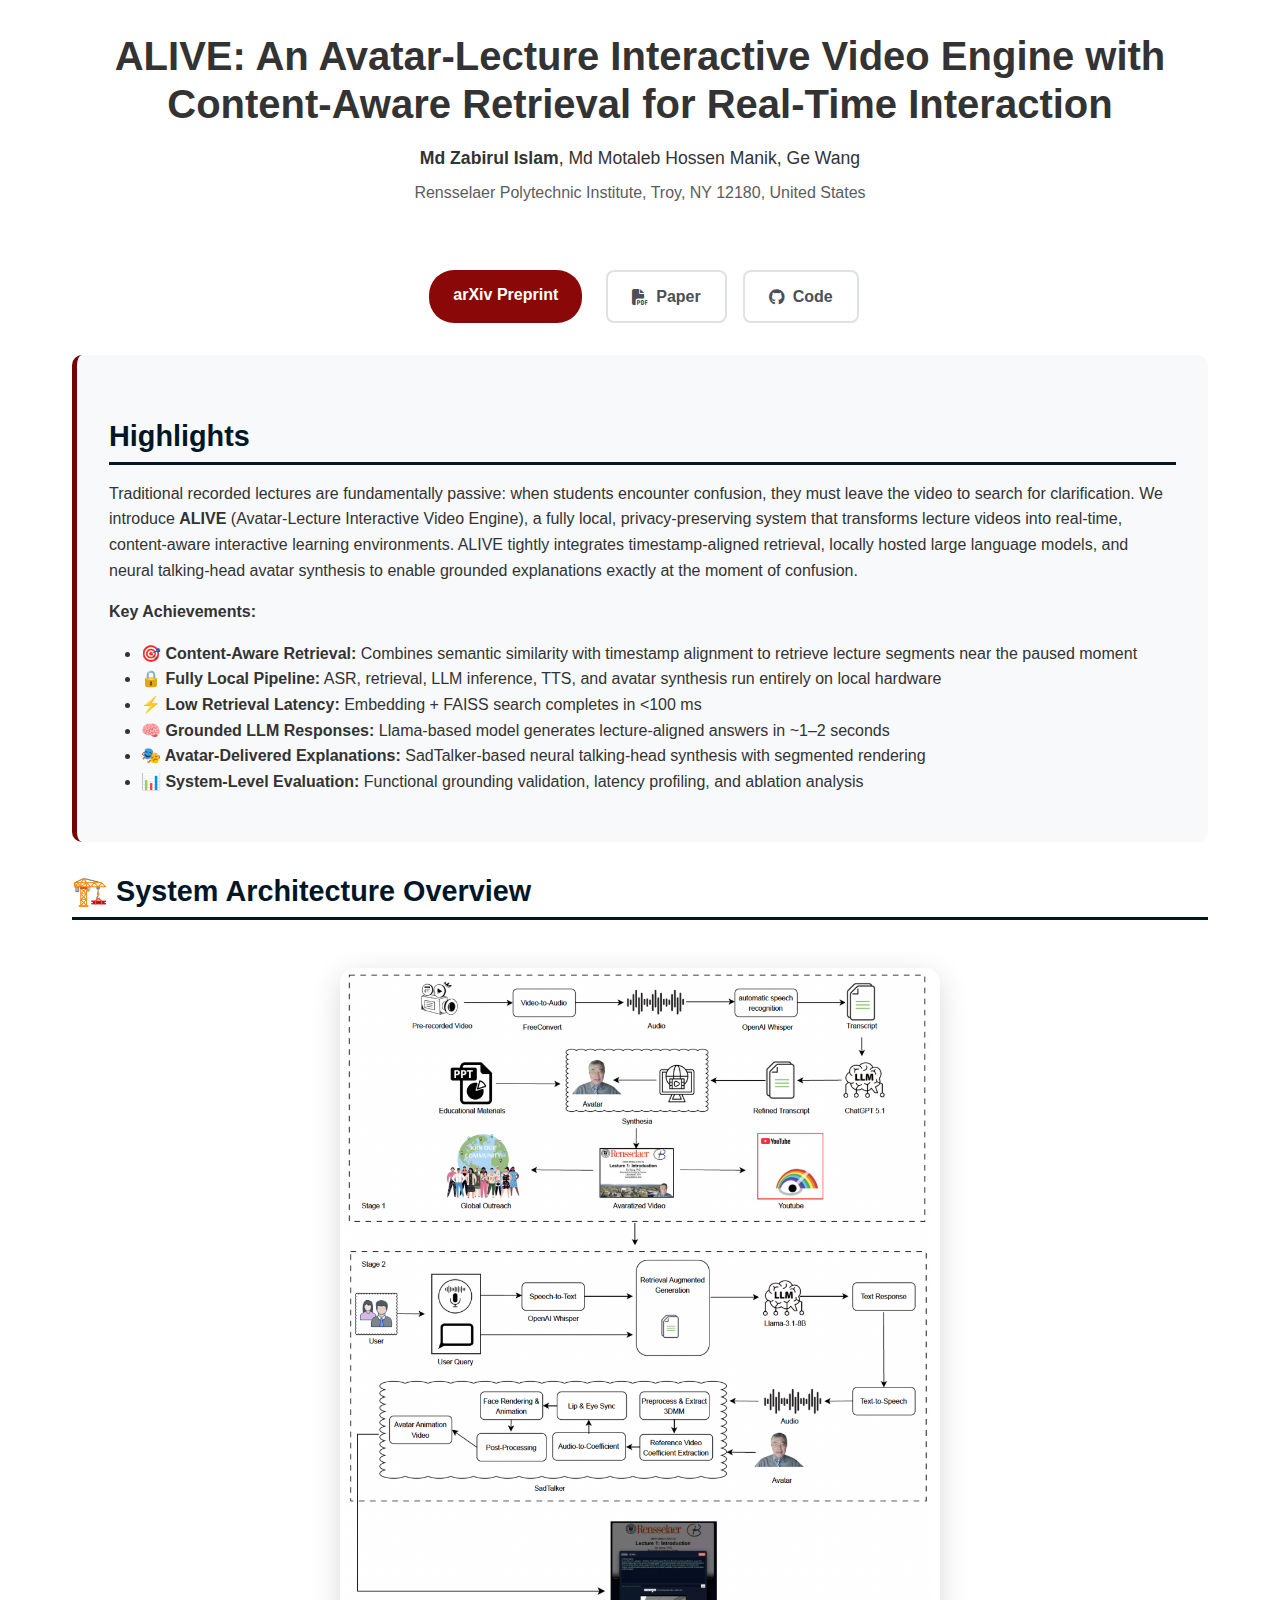
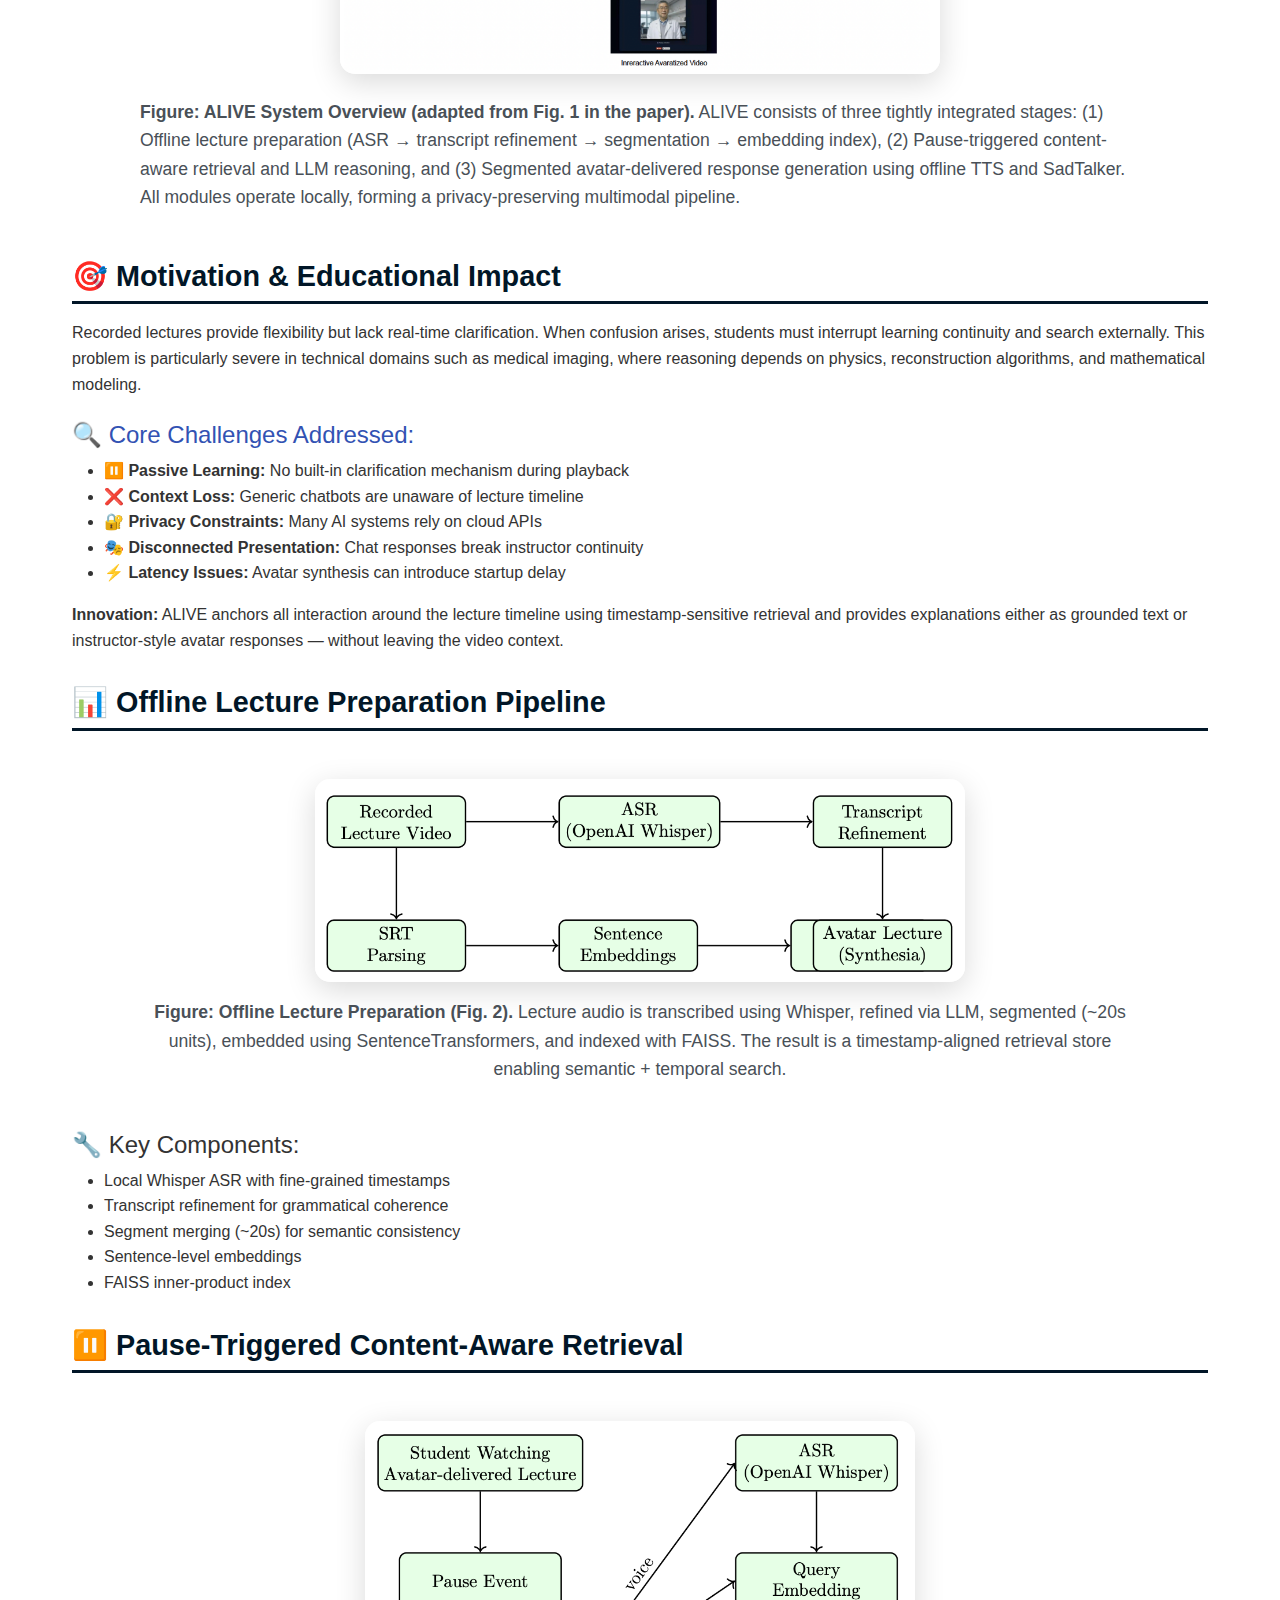
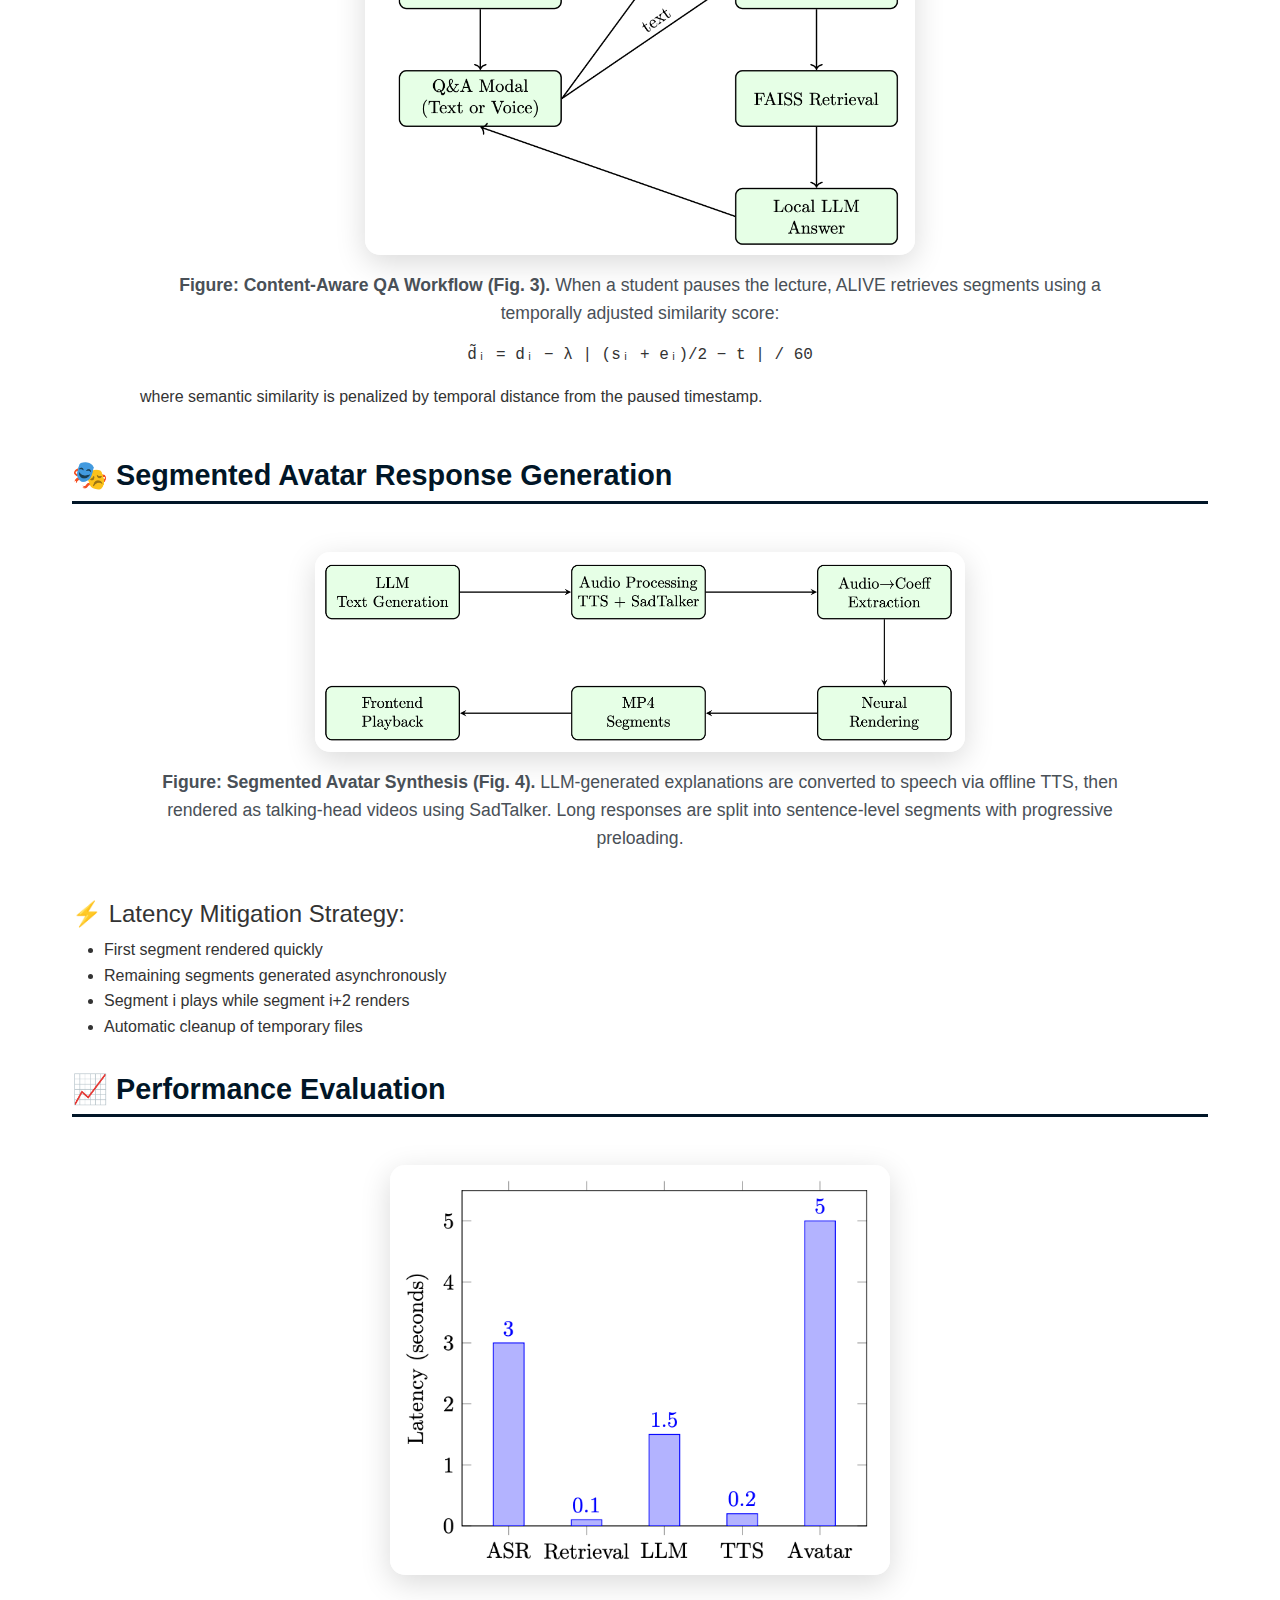
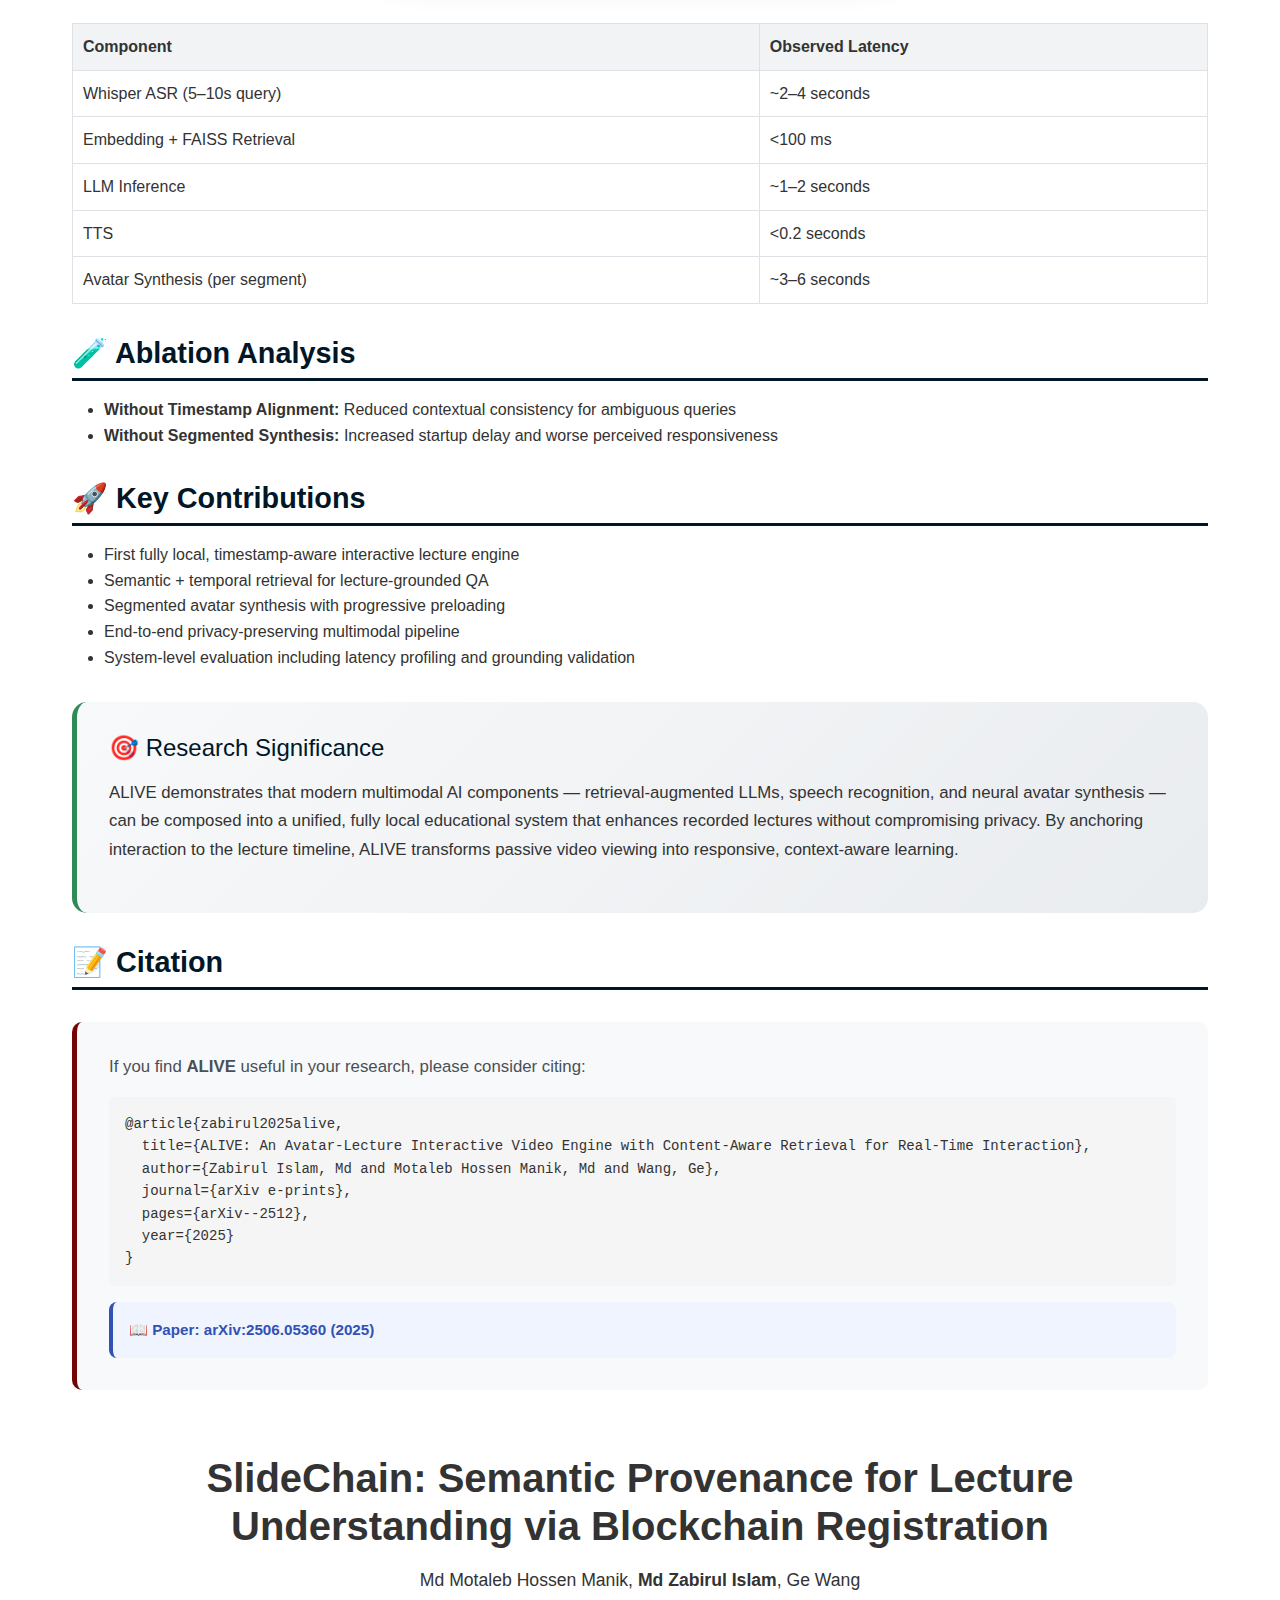
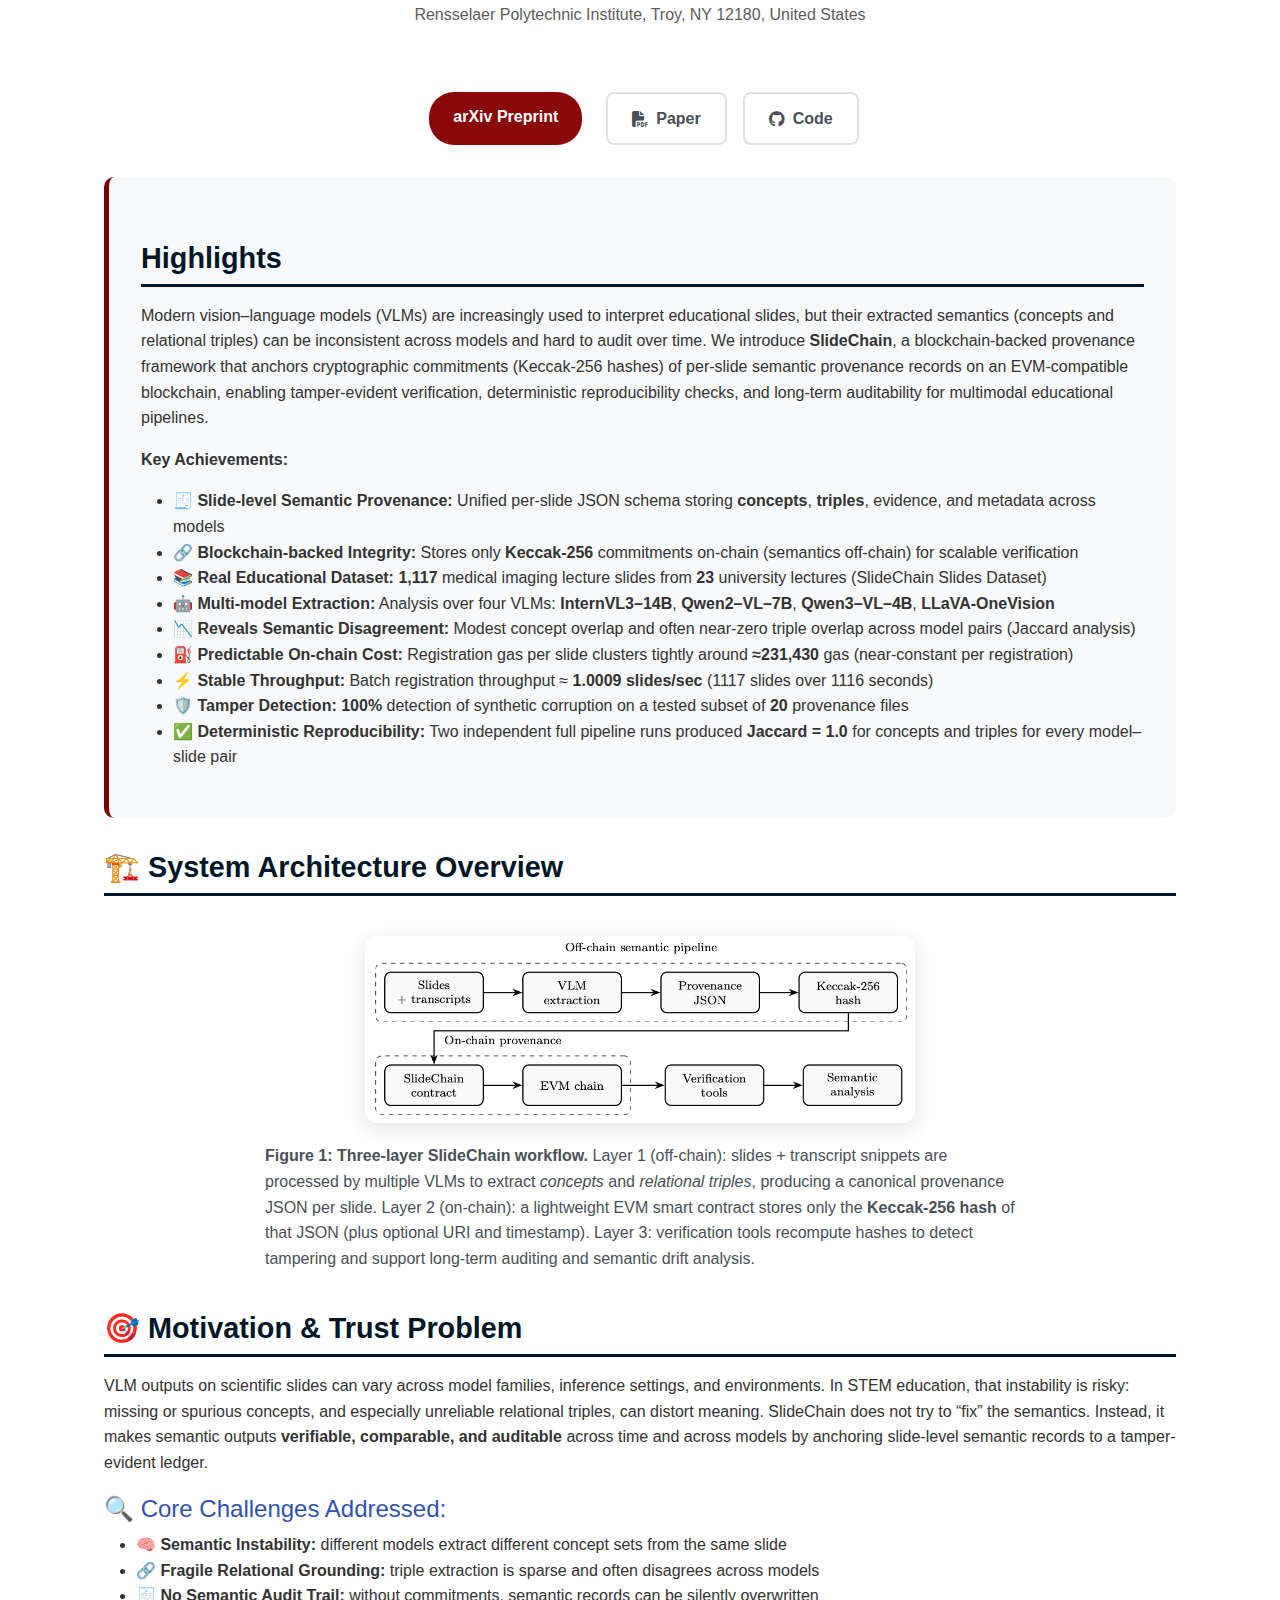
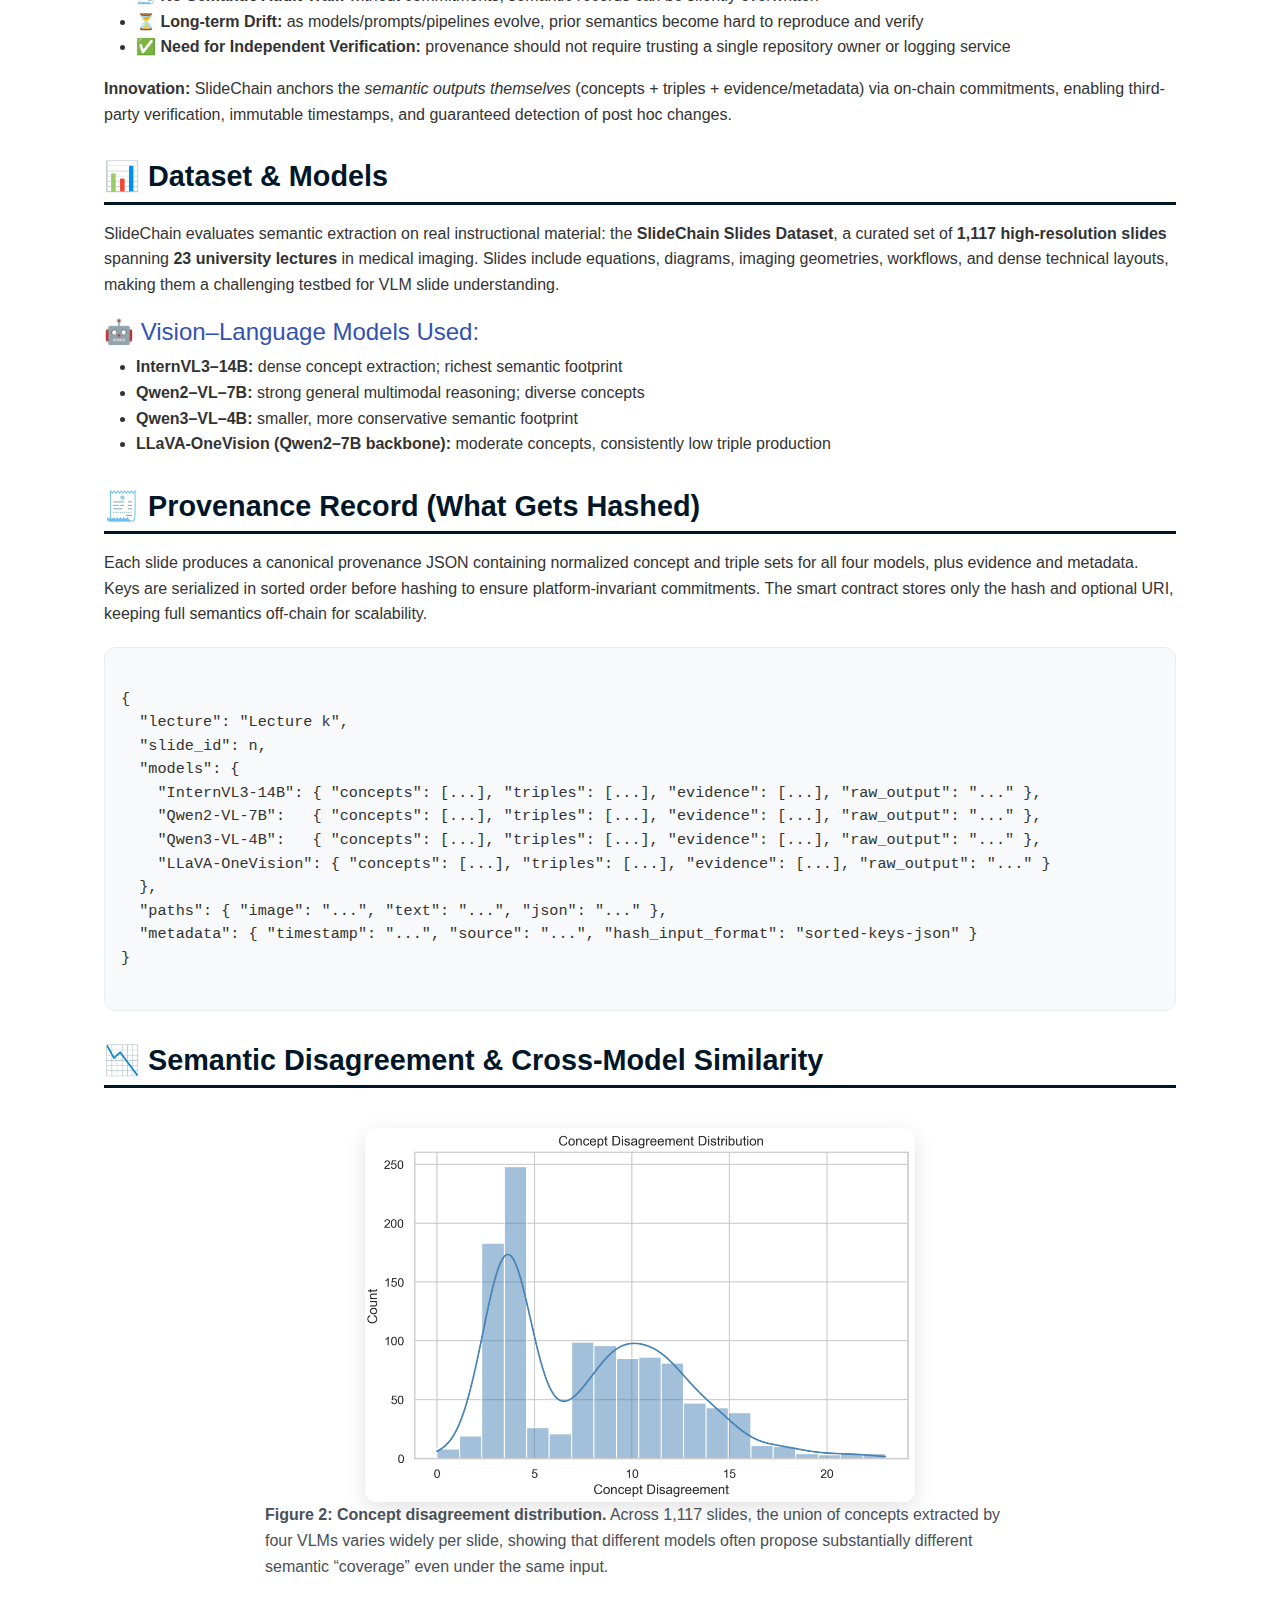
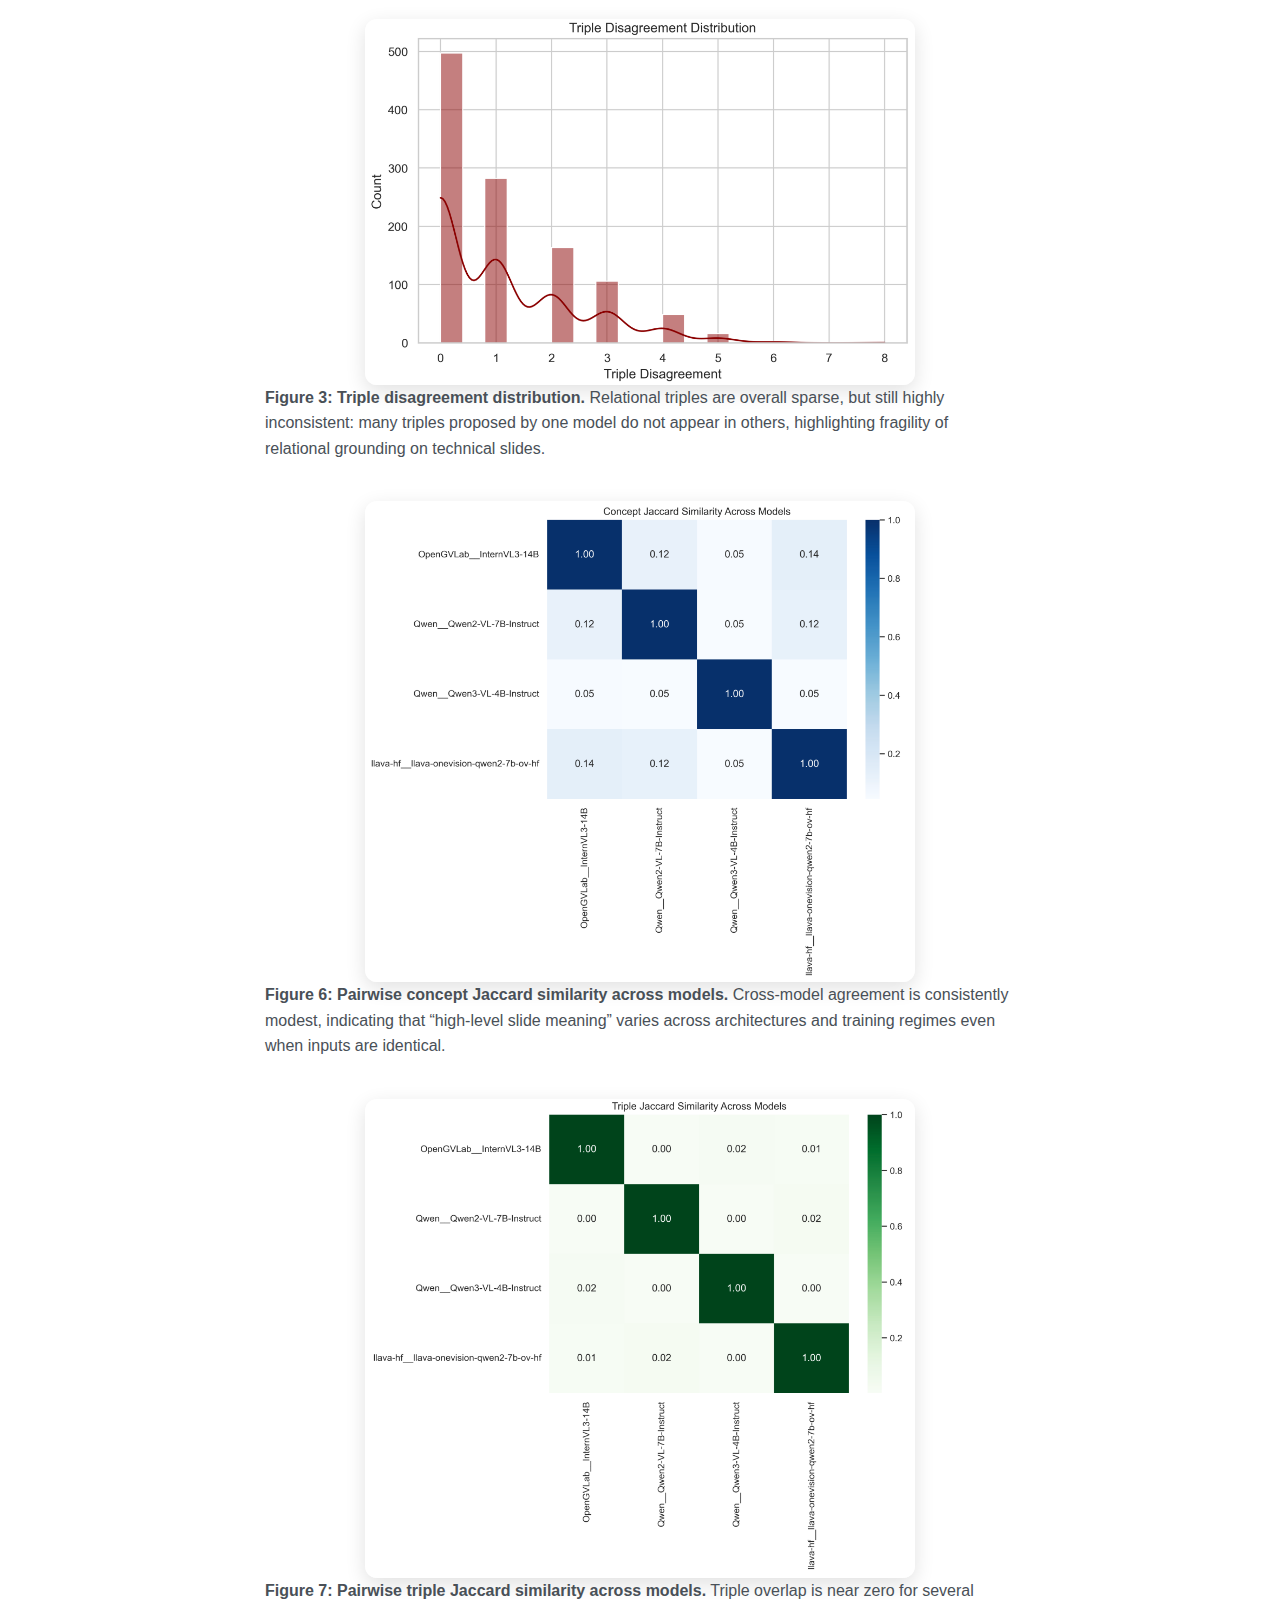
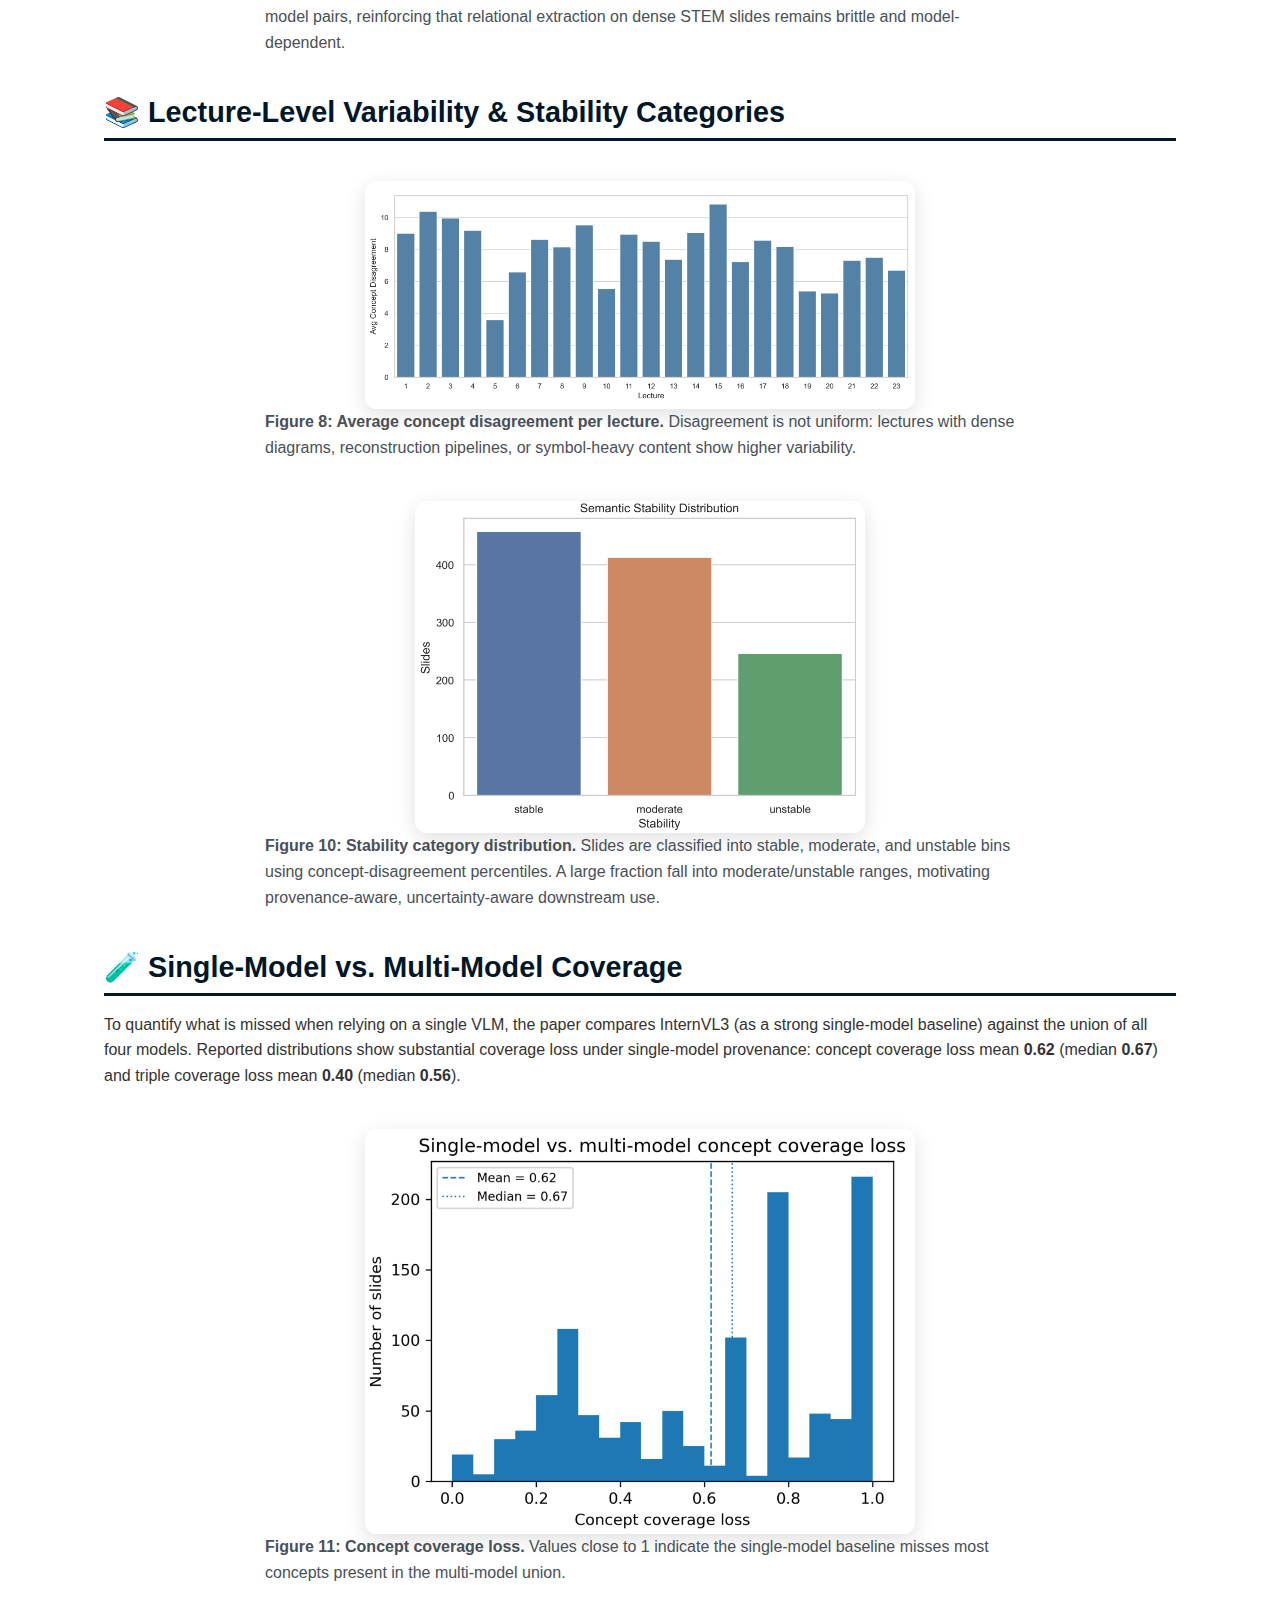
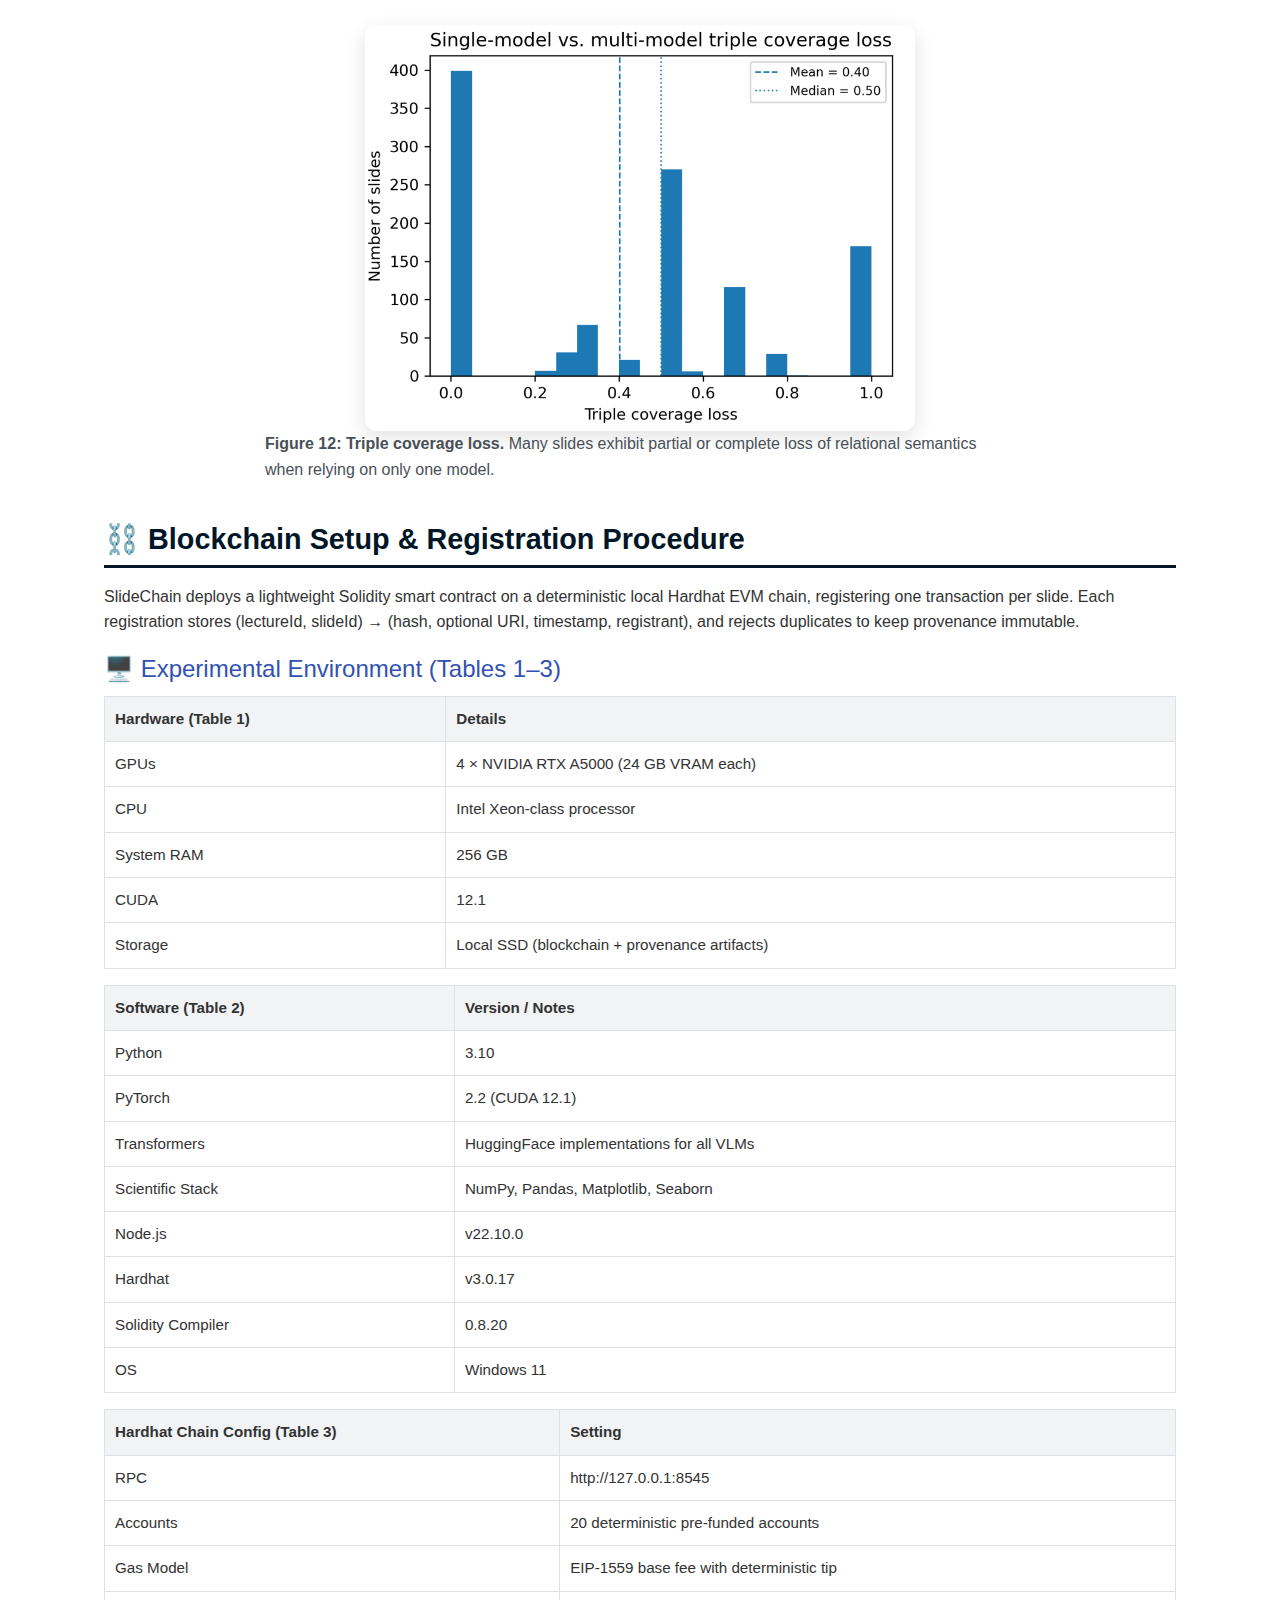
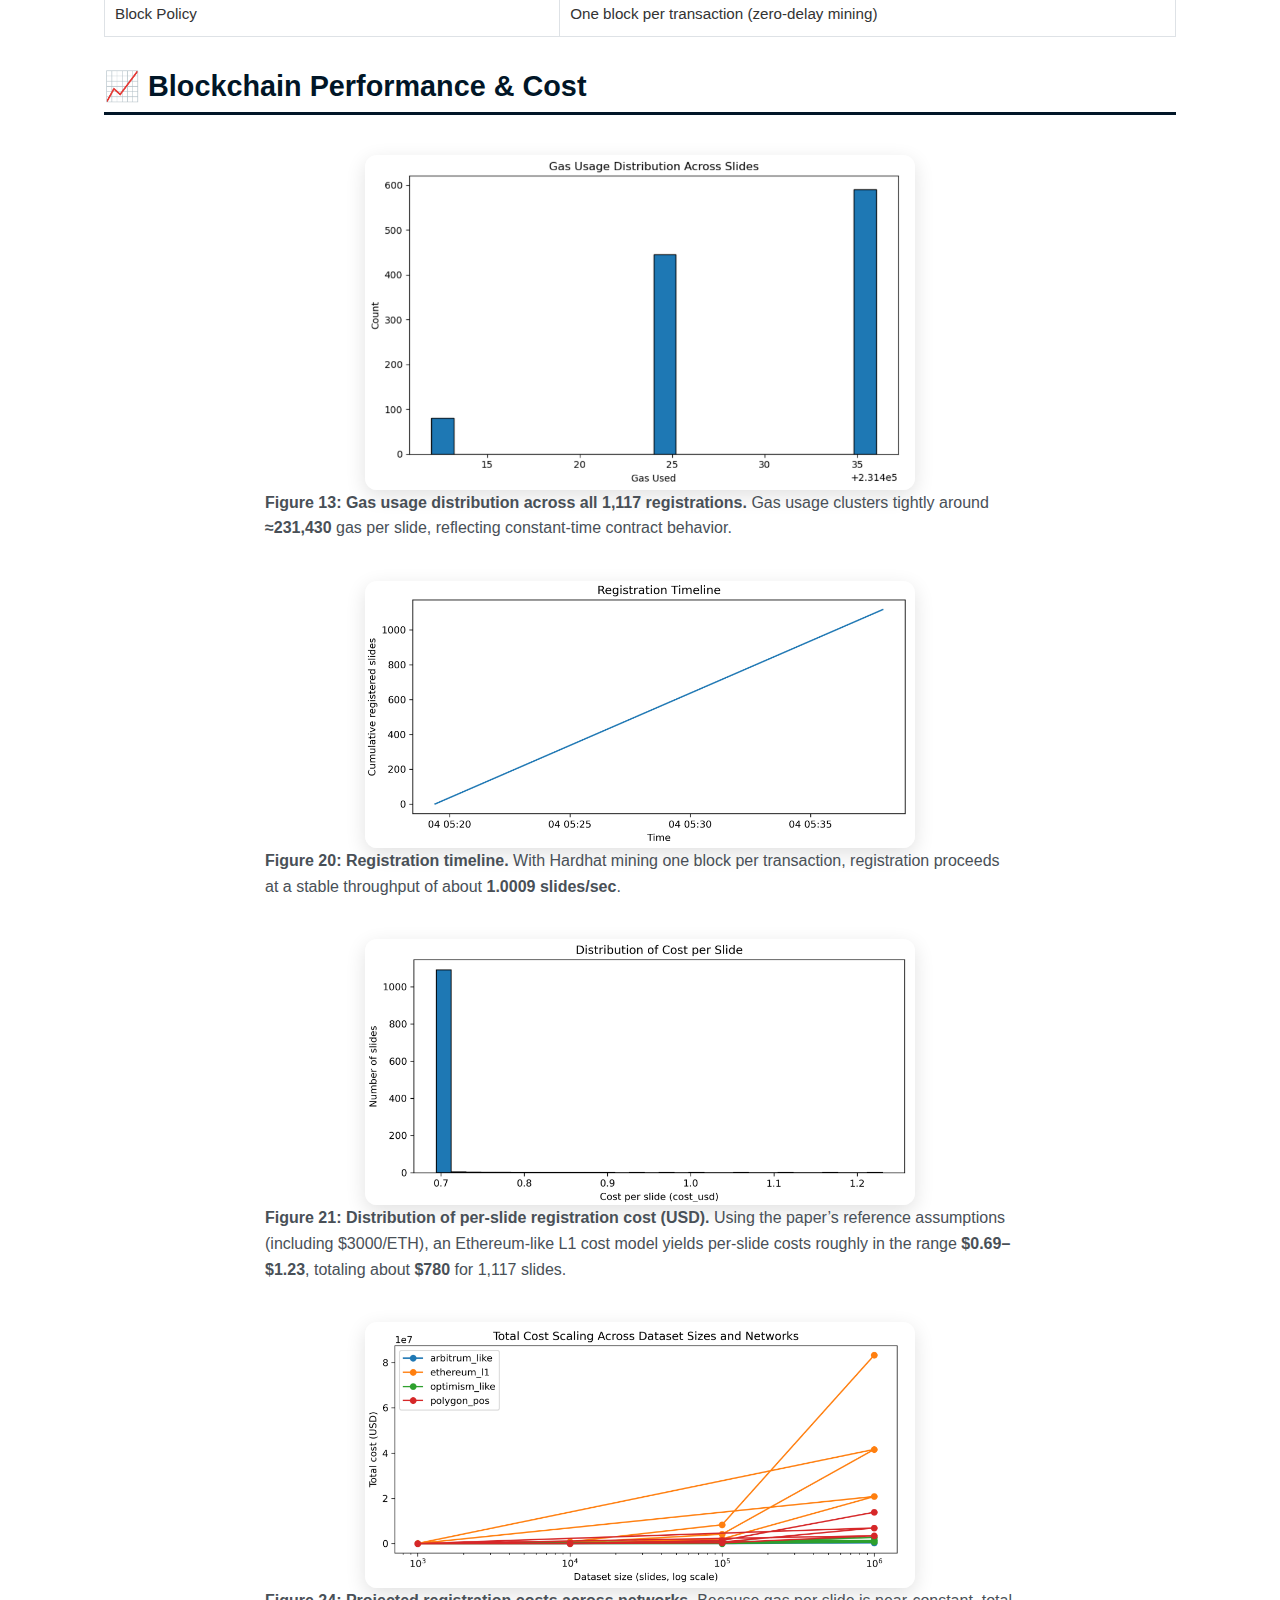
<file: Projects/each_project/mentor/mentor.html>
<!DOCTYPE html>
<html lang="en">
<head>
<meta charset="utf-8">
<meta name="viewport" content="width=device-width, initial-scale=1.0, user-scalable=yes">
<meta name="author" content="Md Zabirul Islam">
<meta name="description" content="MENTOR: Multimodal Engine for Neural Teaching and Observational Reasoning">

<title>Mentor | Md Zabirul Islam</title>

<link href="https://cdn.jsdelivr.net/npm/bootstrap@5.3.0/dist/css/bootstrap.min.css" rel="stylesheet">
<link rel="stylesheet" href="https://cdnjs.cloudflare.com/ajax/libs/font-awesome/6.4.0/css/all.min.css">

<style>
body {
  font-family: -apple-system, BlinkMacSystemFont, "Segoe UI", Roboto, "Helvetica Neue", Arial, sans-serif;
  line-height: 1.6;
  color: #333;
}

.project-header {
  text-align: center;
  padding: 2rem 0;
  margin-bottom: 2rem;
}

.project-title {
  font-size: 2.5rem;
  font-weight: bold;
  margin-bottom: 1rem;
}

.authors {
  font-size: 1.1rem;
  margin-bottom: 0.5rem;
}

.affiliations {
  font-size: 1rem;
  opacity: 0.8;
}

.links-section {
  display: flex;
  justify-content: center;
  gap: 1rem;
  margin: 2rem 0;
  flex-wrap: wrap;
}

.project-link {
  background: transparent;
  color: #495057;
  padding: 0.75rem 1.5rem;
  text-decoration: none;
  border: 2px solid #dee2e6;
  border-radius: 8px;
  font-weight: bold;
  transition: all 0.3s ease;
  display: inline-flex;
  align-items: center;
  gap: 0.5rem;
}

.project-link:hover {
  border-color: #750505;
  color: #750505;
  text-decoration: none;
  transform: translateY(-2px);
}

.journal-badge {
  background: #8b0808;
  color: white;
  padding: 0.75rem 1.5rem;
  border-radius: 25px;
  font-weight: bold;
  display: inline-block;
  margin: 0 0.5rem;
  cursor: default;
}

.section-title {
  font-size: 1.8rem;
  font-weight: bold;
  margin: 2rem 0 1rem 0;
  color: #011627;
  border-bottom: 3px solid #011627;
  padding-bottom: 0.5rem;
}

.abstract-section {
  background: #f8f9fa;
  padding: 2rem;
  border-radius: 10px;
  margin: 2rem 0;
  border-left: 5px solid #750505;
}

img {
  max-width: 100%;
  height: auto;
}

pre {
  background: #f5f5f5;
  padding: 1rem;
  border-radius: 5px;
  overflow-x: auto;
}

code {
  font-family: 'Courier New', monospace;
  font-size: 0.9rem;
}

.footer {
  margin-top: 3rem;
  padding: 2rem 0;
  text-align: center;
  background: #f8f9fa;
  color: #666;
}

/* Mobile Responsive Styles */
@media (max-width: 768px) {
  .project-header {
    padding: 1rem 0;
    margin-bottom: 1rem;
  }
  
  .project-title {
    font-size: 1.8rem !important;
    line-height: 1.3;
  }
  
  .authors {
    font-size: 1rem;
  }
  
  .affiliations {
    font-size: 0.9rem;
  }
  
  .section-title {
    font-size: 1.4rem;
    margin: 1.5rem 0 0.8rem 0;
  }
  
  .abstract-section {
    padding: 1.5rem;
    margin: 1.5rem 0;
  }
  
  .links-section {
    gap: 0.8rem;
    margin: 1.5rem 0;
    padding: 0 1rem;
  }
  
  .project-link, .journal-badge {
    padding: 0.6rem 1rem;
    font-size: 0.9rem;
    margin: 0.25rem;
  }
  
  main {
    padding: 0 1rem !important;
  }
}

@media (max-width: 480px) {
  .project-title {
    font-size: 1.5rem !important;
  }
  
  .section-title {
    font-size: 1.2rem;
  }
  
  main {
    padding: 0 0.75rem !important;
  }
  
  .abstract-section {
    padding: 1rem;
  }
  
  .project-link, .journal-badge {
    padding: 0.5rem 0.8rem;
    font-size: 0.85rem;
  }
}
</style>



<script async src="https://www.googletagmanager.com/gtag/js?id=G-3THLGK2G1N"></script>
<script>
window.dataLayer = window.dataLayer || [];
function gtag(){dataLayer.push(arguments);}
gtag('js', new Date());
gtag('config', 'G-3THLGK2G1N', { 'anonymize_ip': true});
</script>
</head>

<body>


<!-- #----------- Heading-------------------
 -->
<div class="project-header">
  <div class="container">
    <h1 class="project-title">ALIVE: An Avatar-Lecture Interactive Video Engine with Content-Aware Retrieval for Real-Time Interaction</h1>
    
    <div class="authors">
      <strong>Md Zabirul Islam</strong>,  Md Motaleb Hossen Manik, Ge Wang
    </div>
    
    <div class="affiliations">
Rensselaer Polytechnic Institute, Troy, NY 12180, United States
    </div>
  </div>
</div>

<main class="container" style="max-width: 1200px; margin: 0 auto; padding: 0 2rem;">
  <div class="links-section">
    <span class="journal-badge">arXiv Preprint</span>
    <a href="https://arxiv.org/abs/2512.20858" class="project-link" target="_blank">
      <i class="fas fa-file-pdf"></i> Paper
    </a>
    <a href="#" class="project-link" target="_blank">
      <i class="fab fa-github"></i> Code
    </a>
  </div>


<!-- ----------- Body-------------------
 -->
<!-- ===================================================== -->
<!-- ALIVE Project Page (from paper arXiv:2512.20858v1)     -->
<!-- Figures/Tables below match the paper numbering exactly -->
<!-- ===================================================== -->

<!-- Highlights -->
<div class="abstract-section">
  <h2 class="section-title">Highlights</h2>
  <p>
    Traditional recorded lectures are fundamentally passive: when students encounter confusion, they must leave the video to search for clarification. 
    We introduce <strong>ALIVE</strong> (Avatar-Lecture Interactive Video Engine), a fully local, privacy-preserving system that transforms 
    lecture videos into real-time, content-aware interactive learning environments. ALIVE tightly integrates timestamp-aligned retrieval, 
    locally hosted large language models, and neural talking-head avatar synthesis to enable grounded explanations exactly at the moment of confusion.
  </p>
  <p><strong>Key Achievements:</strong></p>
  <ul>
    <li><strong>🎯 Content-Aware Retrieval:</strong> Combines semantic similarity with timestamp alignment to retrieve lecture segments near the paused moment</li>
    <li><strong>🔒 Fully Local Pipeline:</strong> ASR, retrieval, LLM inference, TTS, and avatar synthesis run entirely on local hardware</li>
    <li><strong>⚡ Low Retrieval Latency:</strong> Embedding + FAISS search completes in &lt;100 ms</li>
    <li><strong>🧠 Grounded LLM Responses:</strong> Llama-based model generates lecture-aligned answers in ~1–2 seconds</li>
    <li><strong>🎭 Avatar-Delivered Explanations:</strong> SadTalker-based neural talking-head synthesis with segmented rendering</li>
    <li><strong>📊 System-Level Evaluation:</strong> Functional grounding validation, latency profiling, and ablation analysis</li>
  </ul>
</div>


<h2 class="section-title">🏗️ System Architecture Overview</h2>

<div style="text-align: center; margin: 3rem 0;">
  <img src="./projectpage/alive_system_overview.png" 
       alt="ALIVE System Overview" 
       style="max-width: 600px; border-radius: 15px; box-shadow: 0 8px 30px rgba(0,0,0,0.15);">

  <p style="margin-top: 1.5rem; font-size: 1.1rem; color: #495057; max-width: 1000px; margin-left: auto; margin-right: auto; text-align: left;">
    <strong>Figure: ALIVE System Overview (adapted from Fig. 1 in the paper).</strong> 
    ALIVE consists of three tightly integrated stages: 
    (1) Offline lecture preparation (ASR → transcript refinement → segmentation → embedding index), 
    (2) Pause-triggered content-aware retrieval and LLM reasoning, and 
    (3) Segmented avatar-delivered response generation using offline TTS and SadTalker. 
    All modules operate locally, forming a privacy-preserving multimodal pipeline.
  </p>
</div>




<h2 class="section-title">🎯 Motivation & Educational Impact</h2>

<p>
  Recorded lectures provide flexibility but lack real-time clarification. When confusion arises, students must 
  interrupt learning continuity and search externally. This problem is particularly severe in technical domains 
  such as medical imaging, where reasoning depends on physics, reconstruction algorithms, and mathematical modeling.
</p>

<h4 style="color: #3252b3; margin-top: 1.5rem;">🔍 Core Challenges Addressed:</h4>
<ul>
  <li><strong>⏸️ Passive Learning:</strong> No built-in clarification mechanism during playback</li>
  <li><strong>❌ Context Loss:</strong> Generic chatbots are unaware of lecture timeline</li>
  <li><strong>🔐 Privacy Constraints:</strong> Many AI systems rely on cloud APIs</li>
  <li><strong>🎭 Disconnected Presentation:</strong> Chat responses break instructor continuity</li>
  <li><strong>⚡ Latency Issues:</strong> Avatar synthesis can introduce startup delay</li>
</ul>

<p>
  <strong>Innovation:</strong> ALIVE anchors all interaction around the lecture timeline using timestamp-sensitive retrieval 
  and provides explanations either as grounded text or instructor-style avatar responses — without leaving the video context.
</p>


<h2 class="section-title">📊 Offline Lecture Preparation Pipeline</h2>

<div style="text-align: center; margin: 3rem 0;">
  <img src="./projectpage/alive_offline_pipeline.png" 
       alt="Offline Lecture Preparation" 
       style="max-width: 650px; border-radius: 15px; box-shadow: 0 8px 30px rgba(0,0,0,0.15);">
  
  <p style="margin-top: 1rem; font-size: 1.1rem; color: #495057; max-width: 1000px; margin-left: auto; margin-right: auto;">
    <strong>Figure: Offline Lecture Preparation (Fig. 2).</strong> 
    Lecture audio is transcribed using Whisper, refined via LLM, segmented (~20s units), embedded using SentenceTransformers, 
    and indexed with FAISS. The result is a timestamp-aligned retrieval store enabling semantic + temporal search.
  </p>
</div>

<h4>🔧 Key Components:</h4>
<ul>
  <li>Local Whisper ASR with fine-grained timestamps</li>
  <li>Transcript refinement for grammatical coherence</li>
  <li>Segment merging (~20s) for semantic consistency</li>
  <li>Sentence-level embeddings</li>
  <li>FAISS inner-product index</li>
</ul>


<h2 class="section-title">⏸️ Pause-Triggered Content-Aware Retrieval</h2>

<div style="text-align: center; margin: 3rem 0;">
  <img src="./projectpage/alive_qa_workflow.png" 
       alt="Pause Triggered QA" 
       style="max-width: 550px; border-radius: 15px; box-shadow: 0 8px 30px rgba(0,0,0,0.15);">

  <p style="margin-top: 1rem; font-size: 1.1rem; color: #495057; max-width: 1000px; margin-left: auto; margin-right: auto;">
    <strong>Figure: Content-Aware QA Workflow (Fig. 3).</strong> 
    When a student pauses the lecture, ALIVE retrieves segments using a temporally adjusted similarity score:
  </p>

  <p style="font-family: monospace; font-size: 1rem;">
    d̃ᵢ = dᵢ − λ | (sᵢ + eᵢ)/2 − t | / 60
  </p>

  <p style="text-align: left; max-width: 1000px; margin-left: auto; margin-right: auto;">
    where semantic similarity is penalized by temporal distance from the paused timestamp.
  </p>
</div>


<h2 class="section-title">🎭 Segmented Avatar Response Generation</h2>

<div style="text-align: center; margin: 3rem 0;">
  <img src="./projectpage/alive_avatar_pipeline.png" 
       alt="Avatar Response Pipeline" 
       style="max-width: 650px; border-radius: 15px; box-shadow: 0 8px 30px rgba(0,0,0,0.15);">

  <p style="margin-top: 1rem; font-size: 1.1rem; color: #495057; max-width: 1000px; margin-left: auto; margin-right: auto;">
    <strong>Figure: Segmented Avatar Synthesis (Fig. 4).</strong> 
    LLM-generated explanations are converted to speech via offline TTS, then rendered as talking-head videos using SadTalker. 
    Long responses are split into sentence-level segments with progressive preloading.
  </p>
</div>

<h4>⚡ Latency Mitigation Strategy:</h4>
<ul>
  <li>First segment rendered quickly</li>
  <li>Remaining segments generated asynchronously</li>
  <li>Segment i plays while segment i+2 renders</li>
  <li>Automatic cleanup of temporary files</li>
</ul>


<h2 class="section-title">📈 Performance Evaluation</h2>

<div style="text-align: center; margin: 3rem 0;">
  <img src="./projectpage/alive_latency_breakdown.png" 
       alt="Latency Breakdown" 
       style="max-width: 500px; border-radius: 15px; box-shadow: 0 8px 30px rgba(0,0,0,0.15);">
</div>

<table style="width:100%; border-collapse: collapse; font-size: 1rem;">
  <tr style="background-color:#f1f3f5;">
    <th style="padding: 10px; border: 1px solid #dee2e6;">Component</th>
    <th style="padding: 10px; border: 1px solid #dee2e6;">Observed Latency</th>
  </tr>
  <tr>
    <td style="padding: 10px; border: 1px solid #dee2e6;">Whisper ASR (5–10s query)</td>
    <td style="padding: 10px; border: 1px solid #dee2e6;">~2–4 seconds</td>
  </tr>
  <tr>
    <td style="padding: 10px; border: 1px solid #dee2e6;">Embedding + FAISS Retrieval</td>
    <td style="padding: 10px; border: 1px solid #dee2e6;">&lt;100 ms</td>
  </tr>
  <tr>
    <td style="padding: 10px; border: 1px solid #dee2e6;">LLM Inference</td>
    <td style="padding: 10px; border: 1px solid #dee2e6;">~1–2 seconds</td>
  </tr>
  <tr>
    <td style="padding: 10px; border: 1px solid #dee2e6;">TTS</td>
    <td style="padding: 10px; border: 1px solid #dee2e6;">&lt;0.2 seconds</td>
  </tr>
  <tr>
    <td style="padding: 10px; border: 1px solid #dee2e6;">Avatar Synthesis (per segment)</td>
    <td style="padding: 10px; border: 1px solid #dee2e6;">~3–6 seconds</td>
  </tr>
</table>


<h2 class="section-title">🧪 Ablation Analysis</h2>

<ul>
  <li><strong>Without Timestamp Alignment:</strong> Reduced contextual consistency for ambiguous queries</li>
  <li><strong>Without Segmented Synthesis:</strong> Increased startup delay and worse perceived responsiveness</li>
</ul>


<h2 class="section-title">🚀 Key Contributions</h2>

<ul>
  <li>First fully local, timestamp-aware interactive lecture engine</li>
  <li>Semantic + temporal retrieval for lecture-grounded QA</li>
  <li>Segmented avatar synthesis with progressive preloading</li>
  <li>End-to-end privacy-preserving multimodal pipeline</li>
  <li>System-level evaluation including latency profiling and grounding validation</li>
</ul>


<div style="background: linear-gradient(135deg, #f8f9fa 0%, #e9ecef 100%); padding: 2rem; border-radius: 15px; margin: 2rem 0; border-left: 5px solid #2E8B57;">
  <h4 style="color: #011627; margin-bottom: 1rem;">🎯 Research Significance</h4>
  <p style="font-size: 1.05rem; line-height: 1.7;">
    ALIVE demonstrates that modern multimodal AI components — retrieval-augmented LLMs, speech recognition, 
    and neural avatar synthesis — can be composed into a unified, fully local educational system that enhances 
    recorded lectures without compromising privacy. By anchoring interaction to the lecture timeline, ALIVE 
    transforms passive video viewing into responsive, context-aware learning.
  </p>
</div>


<!-- #----------- Citation--------------------->

 <h2 class="section-title">📝 Citation</h2>
<div class="abstract-section">

  <p style="margin-bottom: 1rem; font-size: 1.05rem; color: #495057;">
    If you find <strong>ALIVE</strong> useful in your research, please consider citing:
  </p>

  <pre><code>@article{zabirul2025alive,
  title={ALIVE: An Avatar-Lecture Interactive Video Engine with Content-Aware Retrieval for Real-Time Interaction},
  author={Zabirul Islam, Md and Motaleb Hossen Manik, Md and Wang, Ge},
  journal={arXiv e-prints},
  pages={arXiv--2512},
  year={2025}
}</code></pre>

  <div style="margin-top: 1rem; padding: 1rem; background: #f0f4ff; border-radius: 8px; border-left: 4px solid #3252b3;">
    <p style="margin: 0; font-size: 0.95rem; color: #3252b3;">
      <strong>📖 Paper:</strong>
      <a href="https://arxiv.org/abs/2506.05360" target="_blank"
         style="color: #3252b3; text-decoration: none; font-weight: 600;">
        arXiv:2506.05360 (2025)
      </a><br>
    </p>
  </div>

</div>



<!-- ----------- 2nd Paper--------------------->








<!-- #----------- Heading-------------------
 -->
<div class="project-header">
  <div class="container">
    <h1 class="project-title">SlideChain: Semantic Provenance for Lecture Understanding via Blockchain Registration
</h1>
    
    <div class="authors">
        Md Motaleb Hossen Manik, <strong>Md Zabirul Islam</strong>, Ge Wang
    </div>
    
    <div class="affiliations">
      Rensselaer Polytechnic Institute, Troy, NY 12180, United States
    </div>
  </div>
</div>

<main class="container" style="max-width: 1200px; margin: 0 auto; padding: 0 2rem;">
  <div class="links-section">
    <span class="journal-badge">arXiv Preprint</span>
    <a href="https://arxiv.org/abs/2512.21684" class="project-link" target="_blank">
      <i class="fas fa-file-pdf"></i> Paper
    </a>
    <a href="#" class="project-link" target="_blank">
      <i class="fab fa-github"></i> Code
    </a>
  </div>







<!-- ===================================================== -->
<!-- SlideChain Project Page (from arXiv:2512.21684v2)      -->
<!-- Figures/Tables below match the paper numbering exactly -->
<!-- ===================================================== -->

<!-- Highlights -->
<div class="abstract-section">
  <h2 class="section-title">Highlights</h2>
  <p>
    Modern vision–language models (VLMs) are increasingly used to interpret educational slides, but their extracted semantics
    (concepts and relational triples) can be inconsistent across models and hard to audit over time. We introduce
    <strong>SlideChain</strong>, a blockchain-backed provenance framework that anchors cryptographic commitments (Keccak-256 hashes)
    of per-slide semantic provenance records on an EVM-compatible blockchain, enabling tamper-evident verification,
    deterministic reproducibility checks, and long-term auditability for multimodal educational pipelines.
  </p>

  <p><strong>Key Achievements:</strong></p>
  <ul>
    <li><strong>🧾 Slide-level Semantic Provenance:</strong> Unified per-slide JSON schema storing <strong>concepts</strong>, <strong>triples</strong>, evidence, and metadata across models</li>
    <li><strong>🔗 Blockchain-backed Integrity:</strong> Stores only <strong>Keccak-256</strong> commitments on-chain (semantics off-chain) for scalable verification</li>
    <li><strong>📚 Real Educational Dataset:</strong> <strong>1,117</strong> medical imaging lecture slides from <strong>23</strong> university lectures (SlideChain Slides Dataset)</li>
    <li><strong>🤖 Multi-model Extraction:</strong> Analysis over four VLMs: <strong>InternVL3–14B</strong>, <strong>Qwen2–VL–7B</strong>, <strong>Qwen3–VL–4B</strong>, <strong>LLaVA-OneVision</strong></li>
    <li><strong>📉 Reveals Semantic Disagreement:</strong> Modest concept overlap and often near-zero triple overlap across model pairs (Jaccard analysis)</li>
    <li><strong>⛽ Predictable On-chain Cost:</strong> Registration gas per slide clusters tightly around <strong>≈231,430</strong> gas (near-constant per registration)</li>
    <li><strong>⚡ Stable Throughput:</strong> Batch registration throughput ≈ <strong>1.0009 slides/sec</strong> (1117 slides over 1116 seconds)</li>
    <li><strong>🛡️ Tamper Detection:</strong> <strong>100%</strong> detection of synthetic corruption on a tested subset of <strong>20</strong> provenance files</li>
    <li><strong>✅ Deterministic Reproducibility:</strong> Two independent full pipeline runs produced <strong>Jaccard = 1.0</strong> for concepts and triples for every model–slide pair</li>
  </ul>
</div>


<h2 class="section-title">🏗️ System Architecture Overview</h2>

<div style="text-align:center; margin:2.5rem auto; max-width:100%;">
  <img src="./projectpage/slidechain_fig1_system_overview.png"
       alt="SlideChain System Overview (Fig. 1)"
       style="width:100%; max-width:550px; height:auto; border-radius:12px; box-shadow:0 6px 20px rgba(0,0,0,0.12); display:block; margin:0 auto;">

  <p style="margin-top:1.25rem; font-size:1rem; color:#495057; max-width:750px; margin-left:auto; margin-right:auto; text-align:left; line-height:1.6;">
    <strong>Figure 1: Three-layer SlideChain workflow.</strong>
    Layer 1 (off-chain): slides + transcript snippets are processed by multiple VLMs to extract <em>concepts</em> and <em>relational triples</em>,
    producing a canonical provenance JSON per slide. Layer 2 (on-chain): a lightweight EVM smart contract stores only the
    <strong>Keccak-256 hash</strong> of that JSON (plus optional URI and timestamp). Layer 3: verification tools recompute hashes to detect
    tampering and support long-term auditing and semantic drift analysis.
  </p>
</div>


<h2 class="section-title">🎯 Motivation & Trust Problem</h2>

<p>
  VLM outputs on scientific slides can vary across model families, inference settings, and environments. In STEM education,
  that instability is risky: missing or spurious concepts, and especially unreliable relational triples, can distort meaning.
  SlideChain does not try to “fix” the semantics. Instead, it makes semantic outputs <strong>verifiable, comparable, and auditable</strong>
  across time and across models by anchoring slide-level semantic records to a tamper-evident ledger.
</p>

<h4 style="color:#3252b3; margin-top:1.25rem;">🔍 Core Challenges Addressed:</h4>
<ul>
  <li><strong>🧠 Semantic Instability:</strong> different models extract different concept sets from the same slide</li>
  <li><strong>🔗 Fragile Relational Grounding:</strong> triple extraction is sparse and often disagrees across models</li>
  <li><strong>🧾 No Semantic Audit Trail:</strong> without commitments, semantic records can be silently overwritten</li>
  <li><strong>⏳ Long-term Drift:</strong> as models/prompts/pipelines evolve, prior semantics become hard to reproduce and verify</li>
  <li><strong>✅ Need for Independent Verification:</strong> provenance should not require trusting a single repository owner or logging service</li>
</ul>

<p>
  <strong>Innovation:</strong> SlideChain anchors the <em>semantic outputs themselves</em> (concepts + triples + evidence/metadata) via on-chain commitments,
  enabling third-party verification, immutable timestamps, and guaranteed detection of post hoc changes.
</p>


<h2 class="section-title">📊 Dataset & Models</h2>

<p>
  SlideChain evaluates semantic extraction on real instructional material: the <strong>SlideChain Slides Dataset</strong>, a curated set of
  <strong>1,117 high-resolution slides</strong> spanning <strong>23 university lectures</strong> in medical imaging. Slides include equations, diagrams,
  imaging geometries, workflows, and dense technical layouts, making them a challenging testbed for VLM slide understanding.
</p>

<h4 style="color:#3252b3; margin-top:1.25rem;">🤖 Vision–Language Models Used:</h4>
<ul>
  <li><strong>InternVL3–14B:</strong> dense concept extraction; richest semantic footprint</li>
  <li><strong>Qwen2–VL–7B:</strong> strong general multimodal reasoning; diverse concepts</li>
  <li><strong>Qwen3–VL–4B:</strong> smaller, more conservative semantic footprint</li>
  <li><strong>LLaVA-OneVision (Qwen2–7B backbone):</strong> moderate concepts, consistently low triple production</li>
</ul>


<h2 class="section-title">🧾 Provenance Record (What Gets Hashed)</h2>

<p>
  Each slide produces a canonical provenance JSON containing normalized concept and triple sets for all four models,
  plus evidence and metadata. Keys are serialized in sorted order before hashing to ensure platform-invariant commitments.
  The smart contract stores only the hash and optional URI, keeping full semantics off-chain for scalability.
</p>

<div style="background:#f8f9fa; border:1px solid #e9ecef; border-radius:12px; padding:1rem; margin:1.25rem 0;">
  <p style="margin:0; font-family:monospace; font-size:0.95rem; line-height:1.55; white-space:pre-wrap;">
{
  "lecture": "Lecture k",
  "slide_id": n,
  "models": {
    "InternVL3-14B": { "concepts": [...], "triples": [...], "evidence": [...], "raw_output": "..." },
    "Qwen2-VL-7B":   { "concepts": [...], "triples": [...], "evidence": [...], "raw_output": "..." },
    "Qwen3-VL-4B":   { "concepts": [...], "triples": [...], "evidence": [...], "raw_output": "..." },
    "LLaVA-OneVision": { "concepts": [...], "triples": [...], "evidence": [...], "raw_output": "..." }
  },
  "paths": { "image": "...", "text": "...", "json": "..." },
  "metadata": { "timestamp": "...", "source": "...", "hash_input_format": "sorted-keys-json" }
}
  </p>
</div>


<h2 class="section-title">📉 Semantic Disagreement & Cross-Model Similarity</h2>

<div style="text-align:center; margin:2.5rem auto; max-width:100%;">
  <img src="./projectpage/slidechain_fig2_concept_disagreement.png"
       alt="Concept disagreement distribution (Fig. 2)"
       style="width:100%; max-width:550px; height:auto; border-radius:12px; box-shadow:0 6px 20px rgba(0,0,0,0.12); display:block; margin:0 auto;">

  <p style="margin-top:1rem; font-size:1rem; color:#495057; max-width:750px; margin:auto; text-align:left; line-height:1.6;">
    <strong>Figure 2: Concept disagreement distribution.</strong>
    Across 1,117 slides, the union of concepts extracted by four VLMs varies widely per slide, showing that different models
    often propose substantially different semantic “coverage” even under the same input.
  </p>
</div>

<div style="text-align:center; margin:2.5rem auto; max-width:100%;">
  <img src="./projectpage/slidechain_fig3_triple_disagreement.png"
       alt="Triple disagreement distribution (Fig. 3)"
       style="width:100%; max-width:550px; height:auto; border-radius:12px; box-shadow:0 6px 20px rgba(0,0,0,0.12); display:block; margin:0 auto;">

  <p style="margin-top:1rem; font-size:1rem; color:#495057; max-width:750px; margin:auto; text-align:left; line-height:1.6;">
    <strong>Figure 3: Triple disagreement distribution.</strong>
    Relational triples are overall sparse, but still highly inconsistent: many triples proposed by one model do not appear
    in others, highlighting fragility of relational grounding on technical slides.
  </p>
</div>

<div style="text-align:center; margin:2.5rem auto; max-width:100%;">
  <img src="./projectpage/slidechain_fig6_concept_jaccard_matrix.png"
       alt="Concept Jaccard similarity matrix (Fig. 6)"
       style="width:100%; max-width:550px; height:auto; border-radius:12px; box-shadow:0 6px 20px rgba(0,0,0,0.12); display:block; margin:0 auto;">

  <p style="margin-top:1rem; font-size:1rem; color:#495057; max-width:750px; margin:auto; text-align:left; line-height:1.6;">
    <strong>Figure 6: Pairwise concept Jaccard similarity across models.</strong>
    Cross-model agreement is consistently modest, indicating that “high-level slide meaning” varies across architectures
    and training regimes even when inputs are identical.
  </p>
</div>

<div style="text-align:center; margin:2.5rem auto; max-width:100%;">
  <img src="./projectpage/slidechain_fig7_triple_jaccard_matrix.png"
       alt="Triple Jaccard similarity matrix (Fig. 7)"
       style="width:100%; max-width:550px; height:auto; border-radius:12px; box-shadow:0 6px 20px rgba(0,0,0,0.12); display:block; margin:0 auto;">

  <p style="margin-top:1rem; font-size:1rem; color:#495057; max-width:750px; margin:auto; text-align:left; line-height:1.6;">
    <strong>Figure 7: Pairwise triple Jaccard similarity across models.</strong>
    Triple overlap is near zero for several model pairs, reinforcing that relational extraction on dense STEM slides remains
    brittle and model-dependent.
  </p>
</div>


<h2 class="section-title">📚 Lecture-Level Variability & Stability Categories</h2>

<div style="text-align:center; margin:2.5rem auto; max-width:100%;">
  <img src="./projectpage/slidechain_fig8_concept_disagreement_by_lecture.png"
       alt="Average concept disagreement per lecture (Fig. 8)"
       style="width:100%; max-width:550px; height:auto; border-radius:12px; box-shadow:0 6px 20px rgba(0,0,0,0.12); display:block; margin:0 auto;">

  <p style="margin-top:1rem; font-size:1rem; color:#495057; max-width:750px; margin:auto; text-align:left; line-height:1.6;">
    <strong>Figure 8: Average concept disagreement per lecture.</strong>
    Disagreement is not uniform: lectures with dense diagrams, reconstruction pipelines, or symbol-heavy content show higher variability.
  </p>
</div>

<div style="text-align:center; margin:2.5rem auto; max-width:100%;">
  <img src="./projectpage/slidechain_fig10_stability_distribution.png"
       alt="Semantic stability distribution (Fig. 10)"
       style="width:100%; max-width:450px; height:auto; border-radius:12px; box-shadow:0 6px 20px rgba(0,0,0,0.12); display:block; margin:0 auto;">

  <p style="margin-top:1rem; font-size:1rem; color:#495057; max-width:750px; margin:auto; text-align:left; line-height:1.6;">
    <strong>Figure 10: Stability category distribution.</strong>
    Slides are classified into stable, moderate, and unstable bins using concept-disagreement percentiles.
    A large fraction fall into moderate/unstable ranges, motivating provenance-aware, uncertainty-aware downstream use.
  </p>
</div>


<h2 class="section-title">🧪 Single-Model vs. Multi-Model Coverage</h2>

<p>
  To quantify what is missed when relying on a single VLM, the paper compares InternVL3 (as a strong single-model baseline)
  against the union of all four models. Reported distributions show substantial coverage loss under single-model provenance:
  concept coverage loss mean <strong>0.62</strong> (median <strong>0.67</strong>) and triple coverage loss mean <strong>0.40</strong> (median <strong>0.56</strong>).
</p>

<div style="text-align:center; margin:2.5rem auto; max-width:100%;">
  <img src="./projectpage/slidechain_fig11_concept_coverage_loss.png"
       alt="Concept coverage loss single vs multi-model (Fig. 11)"
       style="width:100%; max-width:550px; height:auto; border-radius:12px; box-shadow:0 6px 20px rgba(0,0,0,0.12); display:block; margin:0 auto;">
  <p style="margin-top:1rem; font-size:1rem; color:#495057; max-width:750px; margin:auto; text-align:left; line-height:1.6;">
    <strong>Figure 11: Concept coverage loss.</strong>
    Values close to 1 indicate the single-model baseline misses most concepts present in the multi-model union.
  </p>
</div>

<div style="text-align:center; margin:2.5rem auto; max-width:100%;">
  <img src="./projectpage/slidechain_fig12_triple_coverage_loss.png"
       alt="Triple coverage loss single vs multi-model (Fig. 12)"
       style="width:100%; max-width:550px; height:auto; border-radius:12px; box-shadow:0 6px 20px rgba(0,0,0,0.12); display:block; margin:0 auto;">
  <p style="margin-top:1rem; font-size:1rem; color:#495057; max-width:750px; margin:auto; text-align:left; line-height:1.6;">
    <strong>Figure 12: Triple coverage loss.</strong>
    Many slides exhibit partial or complete loss of relational semantics when relying on only one model.
  </p>
</div>


<h2 class="section-title">⛓️ Blockchain Setup & Registration Procedure</h2>

<p>
  SlideChain deploys a lightweight Solidity smart contract on a deterministic local Hardhat EVM chain, registering one transaction per slide.
  Each registration stores (lectureId, slideId) → (hash, optional URI, timestamp, registrant), and rejects duplicates to keep provenance immutable.
</p>

<h4 style="color:#3252b3; margin-top:1.25rem;">🖥️ Experimental Environment (Tables 1–3)</h4>

<!-- Table 1 -->
<table style="width:100%; border-collapse:collapse; font-size:0.95rem; margin-top:0.75rem;">
  <tr style="background:#f1f3f5;">
    <th style="padding:10px; border:1px solid #dee2e6;">Hardware (Table 1)</th>
    <th style="padding:10px; border:1px solid #dee2e6;">Details</th>
  </tr>
  <tr><td style="padding:10px; border:1px solid #dee2e6;">GPUs</td><td style="padding:10px; border:1px solid #dee2e6;">4 × NVIDIA RTX A5000 (24 GB VRAM each)</td></tr>
  <tr><td style="padding:10px; border:1px solid #dee2e6;">CPU</td><td style="padding:10px; border:1px solid #dee2e6;">Intel Xeon-class processor</td></tr>
  <tr><td style="padding:10px; border:1px solid #dee2e6;">System RAM</td><td style="padding:10px; border:1px solid #dee2e6;">256 GB</td></tr>
  <tr><td style="padding:10px; border:1px solid #dee2e6;">CUDA</td><td style="padding:10px; border:1px solid #dee2e6;">12.1</td></tr>
  <tr><td style="padding:10px; border:1px solid #dee2e6;">Storage</td><td style="padding:10px; border:1px solid #dee2e6;">Local SSD (blockchain + provenance artifacts)</td></tr>
</table>

<!-- Table 2 -->
<table style="width:100%; border-collapse:collapse; font-size:0.95rem; margin-top:1rem;">
  <tr style="background:#f1f3f5;">
    <th style="padding:10px; border:1px solid #dee2e6;">Software (Table 2)</th>
    <th style="padding:10px; border:1px solid #dee2e6;">Version / Notes</th>
  </tr>
  <tr><td style="padding:10px; border:1px solid #dee2e6;">Python</td><td style="padding:10px; border:1px solid #dee2e6;">3.10</td></tr>
  <tr><td style="padding:10px; border:1px solid #dee2e6;">PyTorch</td><td style="padding:10px; border:1px solid #dee2e6;">2.2 (CUDA 12.1)</td></tr>
  <tr><td style="padding:10px; border:1px solid #dee2e6;">Transformers</td><td style="padding:10px; border:1px solid #dee2e6;">HuggingFace implementations for all VLMs</td></tr>
  <tr><td style="padding:10px; border:1px solid #dee2e6;">Scientific Stack</td><td style="padding:10px; border:1px solid #dee2e6;">NumPy, Pandas, Matplotlib, Seaborn</td></tr>
  <tr><td style="padding:10px; border:1px solid #dee2e6;">Node.js</td><td style="padding:10px; border:1px solid #dee2e6;">v22.10.0</td></tr>
  <tr><td style="padding:10px; border:1px solid #dee2e6;">Hardhat</td><td style="padding:10px; border:1px solid #dee2e6;">v3.0.17</td></tr>
  <tr><td style="padding:10px; border:1px solid #dee2e6;">Solidity Compiler</td><td style="padding:10px; border:1px solid #dee2e6;">0.8.20</td></tr>
  <tr><td style="padding:10px; border:1px solid #dee2e6;">OS</td><td style="padding:10px; border:1px solid #dee2e6;">Windows 11</td></tr>
</table>

<!-- Table 3 -->
<table style="width:100%; border-collapse:collapse; font-size:0.95rem; margin-top:1rem;">
  <tr style="background:#f1f3f5;">
    <th style="padding:10px; border:1px solid #dee2e6;">Hardhat Chain Config (Table 3)</th>
    <th style="padding:10px; border:1px solid #dee2e6;">Setting</th>
  </tr>
  <tr><td style="padding:10px; border:1px solid #dee2e6;">RPC</td><td style="padding:10px; border:1px solid #dee2e6;">http://127.0.0.1:8545</td></tr>
  <tr><td style="padding:10px; border:1px solid #dee2e6;">Accounts</td><td style="padding:10px; border:1px solid #dee2e6;">20 deterministic pre-funded accounts</td></tr>
  <tr><td style="padding:10px; border:1px solid #dee2e6;">Gas Model</td><td style="padding:10px; border:1px solid #dee2e6;">EIP-1559 base fee with deterministic tip</td></tr>
  <tr><td style="padding:10px; border:1px solid #dee2e6;">Block Policy</td><td style="padding:10px; border:1px solid #dee2e6;">One block per transaction (zero-delay mining)</td></tr>
</table>


<h2 class="section-title">📈 Blockchain Performance & Cost</h2>

<div style="text-align:center; margin:2.5rem auto; max-width:100%;">
  <img src="./projectpage/slidechain_fig13_gas_hist.png"
       alt="Gas usage distribution (Fig. 13)"
       style="width:100%; max-width:550px; height:auto; border-radius:12px; box-shadow:0 6px 20px rgba(0,0,0,0.12); display:block; margin:0 auto;">
  <p style="margin-top:1rem; font-size:1rem; color:#495057; max-width:750px; margin:auto; text-align:left; line-height:1.6;">
    <strong>Figure 13: Gas usage distribution across all 1,117 registrations.</strong>
    Gas usage clusters tightly around <strong>≈231,430</strong> gas per slide, reflecting constant-time contract behavior.
  </p>
</div>

<div style="text-align:center; margin:2.5rem auto; max-width:100%;">
  <img src="./projectpage/slidechain_fig20_timeline.png"
       alt="Registration timeline (Fig. 20)"
       style="width:100%; max-width:550px; height:auto; border-radius:12px; box-shadow:0 6px 20px rgba(0,0,0,0.12); display:block; margin:0 auto;">
  <p style="margin-top:1rem; font-size:1rem; color:#495057; max-width:750px; margin:auto; text-align:left; line-height:1.6;">
    <strong>Figure 20: Registration timeline.</strong>
    With Hardhat mining one block per transaction, registration proceeds at a stable throughput of about
    <strong>1.0009 slides/sec</strong>.
  </p>
</div>

<div style="text-align:center; margin:2.5rem auto; max-width:100%;">
  <img src="./projectpage/slidechain_fig21_cost_hist.png"
       alt="Per-slide cost distribution (Fig. 21)"
       style="width:100%; max-width:550px; height:auto; border-radius:12px; box-shadow:0 6px 20px rgba(0,0,0,0.12); display:block; margin:0 auto;">
  <p style="margin-top:1rem; font-size:1rem; color:#495057; max-width:750px; margin:auto; text-align:left; line-height:1.6;">
    <strong>Figure 21: Distribution of per-slide registration cost (USD).</strong>
    Using the paper’s reference assumptions (including $3000/ETH), an Ethereum-like L1 cost model yields per-slide costs
    roughly in the range <strong>$0.69–$1.23</strong>, totaling about <strong>$780</strong> for 1,117 slides.
  </p>
</div>

<div style="text-align:center; margin:2.5rem auto; max-width:100%;">
  <img src="./projectpage/slidechain_fig24_cost_scaling.png"
       alt="Projected costs across networks (Fig. 24)"
       style="width:100%; max-width:550px; height:auto; border-radius:12px; box-shadow:0 6px 20px rgba(0,0,0,0.12); display:block; margin:0 auto;">
  <p style="margin-top:1rem; font-size:1rem; color:#495057; max-width:750px; margin:auto; text-align:left; line-height:1.6;">
    <strong>Figure 24: Projected registration costs across networks.</strong>
    Because gas per slide is near-constant, total cost scales linearly with dataset size; L2/sidechain environments reduce costs
    by one to two orders of magnitude compared to L1.
  </p>
</div>


<h2 class="section-title">🛡️ Integrity: Time Gaps, Tamper Detection, Reproducibility</h2>

<div style="text-align:center; margin:2.5rem auto; max-width:100%;">
  <img src="./projectpage/slidechain_fig25_time_gap.png"
       alt="Time gap distribution (Fig. 25)"
       style="width:100%; max-width:450px; height:auto; border-radius:12px; box-shadow:0 6px 20px rgba(0,0,0,0.12); display:block; margin:0 auto;">
  <p style="margin-top:1rem; font-size:1rem; color:#495057; max-width:750px; margin:auto; text-align:left; line-height:1.6;">
    <strong>Figure 25: Time gap between local provenance creation and on-chain registration.</strong>
    The distribution is narrow and concentrated (centered around ~3300 seconds in the reported experiment),
    supporting consistent chronological ordering under the deterministic batch registration procedure.
  </p>
</div>

<div style="text-align:center; margin:2.5rem auto; max-width:100%;">
  <img src="./projectpage/slidechain_fig26_tamper_detection.png"
       alt="Tamper detection performance (Fig. 26)"
       style="width:100%; max-width:450px; height:auto; border-radius:12px; box-shadow:0 6px 20px rgba(0,0,0,0.12); display:block; margin:0 auto;">
  <p style="margin-top:1rem; font-size:1rem; color:#495057; max-width:750px; margin:auto; text-align:left; line-height:1.6;">
    <strong>Figure 26: Tamper detection performance.</strong>
    Controlled corruption on a randomly selected subset of <strong>20</strong> provenance files was detected with <strong>100%</strong> accuracy,
    because any change alters the Keccak-256 hash.
  </p>
</div>

<ul>
  <li><strong>Reproducibility across runs:</strong> Two independent full executions produced identical concept and triple sets for every model–slide pair (Jaccard = 1.0 throughout).</li>
  <li><strong>What this enables:</strong> Any future mismatch against the on-chain commitment is strong evidence of semantic drift due to model/prompt/pipeline changes or unauthorized edits.</li>
</ul>


<h2 class="section-title">📌 Why Blockchain (vs Git/DVC/Logging)?</h2>

<p>
  The paper contrasts provenance mechanisms and argues that blockchain commitments provide third-party verifiability,
  immutable timestamps, and guaranteed detection of silent overwrites beyond typical repository or logging trust assumptions.
</p>

<table style="width:100%; border-collapse:collapse; font-size:0.95rem; margin-top:0.75rem;">
  <tr style="background:#f1f3f5;">
    <th style="padding:10px; border:1px solid #dee2e6;">Property</th>
    <th style="padding:10px; border:1px solid #dee2e6;">Git / DVC</th>
    <th style="padding:10px; border:1px solid #dee2e6;">Centralized Logging</th>
    <th style="padding:10px; border:1px solid #dee2e6;">Blockchain-backed (SlideChain)</th>
  </tr>
  <tr>
    <td style="padding:10px; border:1px solid #dee2e6;">Third-party verifiability</td>
    <td style="padding:10px; border:1px solid #dee2e6;">No</td>
    <td style="padding:10px; border:1px solid #dee2e6;">No</td>
    <td style="padding:10px; border:1px solid #dee2e6;">Yes</td>
  </tr>
  <tr>
    <td style="padding:10px; border:1px solid #dee2e6;">Tamper resistance</td>
    <td style="padding:10px; border:1px solid #dee2e6;">Limited (admin trust)</td>
    <td style="padding:10px; border:1px solid #dee2e6;">Limited (operator trust)</td>
    <td style="padding:10px; border:1px solid #dee2e6;">Strong (cryptographic)</td>
  </tr>
  <tr>
    <td style="padding:10px; border:1px solid #dee2e6;">Timestamp immutability</td>
    <td style="padding:10px; border:1px solid #dee2e6;">No</td>
    <td style="padding:10px; border:1px solid #dee2e6;">No</td>
    <td style="padding:10px; border:1px solid #dee2e6;">Yes</td>
  </tr>
  <tr>
    <td style="padding:10px; border:1px solid #dee2e6;">Silent overwrite detection</td>
    <td style="padding:10px; border:1px solid #dee2e6;">Partial</td>
    <td style="padding:10px; border:1px solid #dee2e6;">Partial</td>
    <td style="padding:10px; border:1px solid #dee2e6;">Guaranteed</td>
  </tr>
  <tr>
    <td style="padding:10px; border:1px solid #dee2e6;">Long-term auditability</td>
    <td style="padding:10px; border:1px solid #dee2e6;">Limited</td>
    <td style="padding:10px; border:1px solid #dee2e6;">Limited</td>
    <td style="padding:10px; border:1px solid #dee2e6;">Strong</td>
  </tr>
</table>


<h2 class="section-title">🚀 Key Contributions</h2>

<ul>
  <li>Multi-model semantic extraction pipeline producing structured concepts + triples per slide</li>
  <li>Unified provenance JSON schema enabling cross-model comparison and deterministic hashing</li>
  <li>Lightweight EVM smart contract storing only slide-level hash commitments and metadata</li>
  <li>First systematic stability analysis of VLM semantics on real STEM lecture slides</li>
  <li>Comprehensive gas/cost/throughput evaluation showing near-constant per-slide gas usage and linear scaling</li>
  <li>100% tamper detection and perfect reproducibility under controlled execution settings</li>
</ul>


<div style="background:linear-gradient(135deg,#f8f9fa 0%,#e9ecef 100%); padding:2rem; border-radius:15px; margin:2rem 0; border-left:5px solid #2E8B57;">
  <h4 style="color:#011627; margin-bottom:1rem;">🎯 Research Significance</h4>
  <p style="font-size:1.05rem; line-height:1.7; margin:0;">
    SlideChain argues that provenance must be a first-class component of educational AI: not just tracking datasets and code,
    but anchoring the <em>semantic outputs</em> produced by VLMs. By storing only compact Keccak-256 commitments on-chain and keeping
    full semantics off-chain, SlideChain provides strong integrity guarantees with practical scalability. The empirical results
    reveal substantial cross-model semantic divergence on real STEM slides and show how immutable commitments enable long-term
    auditing of semantic drift, reproducibility, and integrity in AI-assisted instructional pipelines.
  </p>
</div>








<!-- #----------- Citation--------------------->

 <h2 class="section-title">📝 Citation</h2>
<div class="abstract-section">

  <p style="margin-bottom: 1rem; font-size: 1.05rem; color: #495057;">
    If you find <strong>SlideChain</strong> useful in your research, please consider citing:
  </p>

  <pre><code>@article{motaleb2025slidechain,
  title={SlideChain: Semantic Provenance for Lecture Understanding via Blockchain Registration},
  author={Motaleb Hossen Manik, Md and Zabirul Islam, Md and Wang, Ge},
  journal={arXiv e-prints},
  pages={arXiv--2512},
  year={2025}
}</code></pre>

  <div style="margin-top: 1rem; padding: 1rem; background: #f0f4ff; border-radius: 8px; border-left: 4px solid #3252b3;">
    <p style="margin: 0; font-size: 0.95rem; color: #3252b3;">
      <strong>📖 Paper:</strong>
      <a href="https://arxiv.org/abs/2506.05360" target="_blank"
         style="color: #3252b3; text-decoration: none; font-weight: 600;">
        arXiv:2512.21684 (2025)
      </a><br>
    </p>
  </div>

</div>



<!-- ----------- 3rd Paper--------------------->








<!-- #----------- Heading-------------------
 -->
<div class="project-header">
  <div class="container">
    <h1 class="project-title">Development of an optically emulated computed tomography scanner for college education
</h1>
    
    <div class="authors">
        Md Motaleb Hossen Manik, William Muldowney, <strong>Md Zabirul Islam</strong>, Ge Wang
    </div>
    
    <div class="affiliations">
Rensselaer Polytechnic Institute, Troy, NY 12180, United States
    </div>
  </div>
</div>

<main class="container" style="max-width: 1200px; margin: 0 auto; padding: 0 2rem;">
  <div class="links-section">
    <span class="journal-badge">Paper</span>
    <a href="https://link.springer.com/article/10.1186/s42492-025-00211-z" class="project-link" target="_blank">
      <i class="fas fa-file-pdf"></i> Paper
    </a>
    <a href="#" class="project-link" target="_blank">
      <i class="fab fa-github"></i> Code
    </a>
  </div>









<!-- ===================================================== -->
<!-- OECT Project Page (Visual Computing for Industry,   -->
<!-- Biomedicine, and Art, 2026, 9:2)                     -->
<!-- Figures and Tables match published paper numbering   -->
<!-- ===================================================== -->

<div class="abstract-section">
  <h2 class="section-title">Highlights</h2>
  <p>
    Conventional computed tomography (CT) systems rely on ionizing radiation, high-cost equipment,
    and regulatory oversight, limiting their accessibility in educational environments. We present a 
    <strong>low-cost Optically Emulated Computed Tomography (OECT) scanner</strong> that uses visible light
    transmission instead of X-rays to safely demonstrate tomographic principles.
  </p>

  <p><strong>Key Achievements:</strong></p>
  <ul>
    <li><strong>🔒 Radiation-Free Imaging:</strong> Uses visible light instead of ionizing radiation</li>
    <li><strong>💰 Low-Cost System:</strong> Total build cost approximately <strong>$705</strong></li>
    <li><strong>⚙️ Modular Hardware:</strong> 3D-printed stage + Teensy microcontroller + DSLR imaging</li>
    <li><strong>📐 Tomographic Reconstruction:</strong> MATLAB-based sinogram generation + inverse Radon transform</li>
    <li><strong>📊 Spatial Resolution:</strong> Achieves ~<strong>0.1–0.2 mm</strong> resolution</li>
    <li><strong>⏱️ Scan Time:</strong> Full 360° scan in ~<strong>200 seconds</strong></li>
    <li><strong>🧪 Validated on Lemon Slice:</strong> Successfully reconstructed peel, pulp, and seeds</li>
  </ul>
</div>


<h2 class="section-title">🏗️ System Architecture</h2>

<div style="text-align:center; margin:2.5rem 0;">
  <img src="./projectpage/oect_system_design.png"
       style="max-width:600px; border-radius:12px; box-shadow:0 6px 20px rgba(0,0,0,0.15);">

  <p style="margin-top:1rem; font-size:1rem; max-width:750px; margin:auto; text-align:left;">
    <strong>Figure 1. Design of the OECT system.</strong> 
    The scanner integrates a light-isolated plywood enclosure, Milwaukee LED backlight,
    3D-printed rotating stage, NEMA 17 stepper motor, Teensy 2.0 microcontroller,
    DSLR camera with 50mm prime lens, and breadboard control circuitry.
  </p>
</div>


<h2 class="section-title">💡 Illumination & Optical Setup</h2>

<div style="text-align:center; margin:2.5rem 0;">
  <img src="./projectpage/oect_light_source.png"
       style="max-width:550px; border-radius:12px; box-shadow:0 6px 20px rgba(0,0,0,0.15);">

  <p style="margin-top:1rem; font-size:1rem; max-width:750px; margin:auto; text-align:left;">
    <strong>Figure 2. LED light source and diffuser.</strong> 
    A Milwaukee LED bar with diffuser ensures uniform transmission illumination.
    The interior of the light box is painted matte black to suppress reflections.
  </p>
</div>


<h2 class="section-title">🔄 Rotating Stage & Camera Integration</h2>

<div style="text-align:center; margin:2.5rem 0;">
  <img src="./projectpage/oect_stage_camera.png"
       style="max-width:600px; border-radius:12px; box-shadow:0 6px 20px rgba(0,0,0,0.15);">

  <p style="margin-top:1rem; font-size:1rem; max-width:750px; margin:auto; text-align:left;">
    <strong>Figures 3–5.</strong> 
    The 3D-printed PLA rotating stage is driven by a NEMA 17 stepper motor.
    A Nikon D5600 DSLR with 50mm f/1.8 lens is mounted via PVC stabilizers
    aligned precisely with the rotational axis.
  </p>
</div>


<h2 class="section-title">⚡ Control Electronics</h2>

<div style="text-align:center; margin:2.5rem 0;">
  <img src="./projectpage/oect_circuit.png"
       style="max-width:500px; border-radius:12px; box-shadow:0 6px 20px rgba(0,0,0,0.15);">

  <p style="margin-top:1rem; font-size:1rem; max-width:750px; margin:auto; text-align:left;">
    <strong>Figure 6.</strong> Breadboard circuit with Teensy 2.0 and A4988 motor driver.
    The microcontroller regulates angular increments while the DSLR performs interval capture.
  </p>
</div>


<h2 class="section-title">📊 System Cost Breakdown</h2>

<table style="width:100%; border-collapse:collapse; font-size:0.95rem;">
<tr style="background:#f1f3f5;">
<th style="padding:8px; border:1px solid #ddd;">Component</th>
<th style="padding:8px; border:1px solid #ddd;">Cost (USD)</th>
</tr>
<tr><td style="padding:8px; border:1px solid #ddd;">Nikon D5600 DSLR</td><td style="padding:8px; border:1px solid #ddd;">$500</td></tr>
<tr><td style="padding:8px; border:1px solid #ddd;">50mm f/1.8 Lens</td><td style="padding:8px; border:1px solid #ddd;">$100</td></tr>
<tr><td style="padding:8px; border:1px solid #ddd;">Stepper Motor + Driver</td><td style="padding:8px; border:1px solid #ddd;">$15</td></tr>
<tr><td style="padding:8px; border:1px solid #ddd;">Teensy 2.0</td><td style="padding:8px; border:1px solid #ddd;">$20</td></tr>
<tr><td style="padding:8px; border:1px solid #ddd;">LED + Diffuser</td><td style="padding:8px; border:1px solid #ddd;">$30</td></tr>
<tr><td style="padding:8px; border:1px solid #ddd;">Miscellaneous + PLA</td><td style="padding:8px; border:1px solid #ddd;">$40</td></tr>
<tr style="background:#e9ecef;">
<td style="padding:8px; border:1px solid #ddd;"><strong>Total</strong></td>
<td style="padding:8px; border:1px solid #ddd;"><strong>$705</strong></td>
</tr>
</table>


<h2 class="section-title">📈 Reconstruction Results</h2>

<div style="text-align:center; margin:2.5rem 0;">
  <img src="./projectpage/oect_sinogram.png"
       style="max-width:550px; border-radius:12px; box-shadow:0 6px 20px rgba(0,0,0,0.15);">

  <p style="margin-top:1rem; font-size:1rem; max-width:750px; margin:auto; text-align:left;">
    <strong>Figure 9.</strong> Sinogram generated from 200 projections.
    Repeating features reflect lemon symmetry.
  </p>
</div>


<div style="text-align:center; margin:2.5rem 0;">
  <img src="./projectpage/oect_cross_section.png"
       style="max-width:550px; border-radius:12px; box-shadow:0 6px 20px rgba(0,0,0,0.15);">

  <p style="margin-top:1rem; font-size:1rem; max-width:750px; margin:auto; text-align:left;">
    <strong>Figure 10.</strong> Reconstructed cross-section using inverse Radon transform.
    Peel and seeds appear as darker regions.
  </p>
</div>


<h2 class="section-title">🧪 Quantitative ROI Analysis</h2>

<table style="width:100%; border-collapse:collapse; font-size:0.95rem;">
<tr style="background:#f1f3f5;">
<th style="padding:8px; border:1px solid #ddd;">Region</th>
<th style="padding:8px; border:1px solid #ddd;">Mean Intensity (AU)</th>
</tr>
<tr><td style="padding:8px; border:1px solid #ddd;">Peel</td><td style="padding:8px; border:1px solid #ddd;">0.99 ± 0.02</td></tr>
<tr><td style="padding:8px; border:1px solid #ddd;">Seeds</td><td style="padding:8px; border:1px solid #ddd;">0.71 ± 0.04</td></tr>
</table>

<p style="margin-top:1rem;">
Intensity difference: <strong>0.28 AU (P &lt; 0.001)</strong>, confirming contrast sensitivity.
</p>


<h2 class="section-title">🌐 3D Volume Rendering</h2>

<div style="text-align:center; margin:2.5rem 0;">
  <img src="./projectpage/oect_3d_render.png"
       style="max-width:600px; border-radius:12px; box-shadow:0 6px 20px rgba(0,0,0,0.15);">

  <p style="margin-top:1rem; font-size:1rem; max-width:750px; margin:auto; text-align:left;">
    <strong>Figure 11.</strong> Volumetric rendering using Vol3D in MATLAB.
    Peel appears high-opacity; pulp semi-transparent; seeds clearly visible.
  </p>
</div>


<h2 class="section-title">🎓 Educational & Technical Impact</h2>

<ul>
  <li>Radiation-free demonstration of CT principles</li>
  <li>Hands-on integration of optics, electronics, and reconstruction math</li>
  <li>Low-cost replicable design using consumer components</li>
  <li>Platform for STEM, digital art, and prototyping education</li>
</ul>


<div style="background:linear-gradient(135deg,#f8f9fa,#e9ecef); padding:2rem; border-radius:12px; border-left:5px solid #2E8B57;">
  <h4>🔬 Research Significance</h4>
  <p>
    This work demonstrates that tomographic imaging principles can be effectively 
    adapted to visible-light transmission using consumer-grade hardware. 
    The OECT system provides a safe, reproducible, and modular platform that bridges 
    theory and hands-on experimentation in imaging science.
  </p>
</div>









 <h2 class="section-title">📝 Citation</h2>
<div class="abstract-section">

  <p style="margin-bottom: 1rem; font-size: 1.05rem; color: #495057;">
    If you find <strong>emulated computed tomography scanner</strong> useful in your research, please consider citing:
  </p>

  <pre><code>@article{hossen2026development,
  title={Development of an optically emulated computed tomography scanner for college education},
  author={Hossen Manik, Md Motaleb and Muldowney, William and Islam, Md Zabirul and Wang, Ge},
  journal={Visual Computing for Industry, Biomedicine, and Art},
  volume={9},
  number={1},
  pages={2},
  year={2026},
  publisher={Springer}
}</code></pre>

  <div style="margin-top: 1rem; padding: 1rem; background: #f0f4ff; border-radius: 8px; border-left: 4px solid #3252b3;">
    <p style="margin: 0; font-size: 0.95rem; color: #3252b3;">
      <strong>📖 Paper:</strong>
      <a href="https://link.springer.com/article/10.1186/s42492-025-00211-z" target="_blank"
         style="color: #3252b3; text-decoration: none; font-weight: 600;">
        Visual Computing for Industry, Biomedicine, and Art (2026)
      </a><br>
    </p>
  </div>

</div>






<!-- ----------- 4th Paper--------------------->








<!-- #----------- Heading-------------------
 -->
<div class="project-header">
  <div class="container">
    <h1 class="project-title">Avatars in the educational metaverse
</h1>
    
    <div class="authors">
         <strong>Md Zabirul Islam</strong>, Ge Wang
    </div>
    
    <div class="affiliations">
Rensselaer Polytechnic Institute, Troy, NY 12180, United States
    </div>
  </div>
</div>

<main class="container" style="max-width: 1200px; margin: 0 auto; padding: 0 2rem;">
  <div class="links-section">
    <span class="journal-badge">Paper</span>
    <a href="https://link.springer.com/article/10.1186/s42492-025-00196-9" class="project-link" target="_blank">
      <i class="fas fa-file-pdf"></i> Paper
    </a>
  </div>





<!-- ===================================================== -->
<!-- Avatars in the Educational Metaverse Project Page      -->
<!-- Visual Computing for Industry, Biomedicine, and Art    -->
<!-- (2025) 8:15 | Islam & Wang                             -->
<!-- Figures/Tables match paper numbering: Fig.1–3, Table 1 -->
<!-- ===================================================== -->

<!-- Highlights -->
<div class="abstract-section">
  <h2 class="section-title">Highlights</h2>
  <p>
    The educational metaverse promises immersive, collaborative learning, but effective learning inside virtual worlds
    depends on <strong>avatars</strong> that can teach, guide, and interact naturally. This review analyzes how avatars are used in
    metaverse-based education and how recent advances in <strong>AI (LLMs, ASR, TTS, generative models)</strong> are expanding avatar
    capabilities for personalized learning, contextual teaching, and simulation-based training, while also surfacing key
    risks in <strong>hallucinations, privacy, ethics, and infrastructure</strong>.
  </p>

  <p><strong>Key Achievements:</strong></p>
  <ul>
    <li><strong>📚 Systematic + Bibliometric Review:</strong> Combined bibliometric analysis and systematic literature review methodology</li>
    <li><strong>🔎 Scopus-Driven Evidence Base:</strong> Scopus search (Nov 2024) identified <strong>1,431</strong> records; curated to <strong>623</strong> articles (1997–2024)</li>
    <li><strong>🧪 Empirical Deep Dive:</strong> Selected <strong>45</strong> high-quality empirical studies (Q1/Q2 venues) for content analysis</li>
    <li><strong>📈 Research Growth Trend:</strong> Annual publication trajectory shows major growth after the early 2010s, accelerating through 2017–2024</li>
    <li><strong>🧠 AI-Driven Avatar Capabilities:</strong> Reviews how LLMs + multimodal systems enable more natural instruction and feedback loops</li>
    <li><strong>⚠️ Practical Barriers Mapped:</strong> Identifies core challenges: hallucinations/trust, privacy/security, accessibility/infrastructure</li>
    <li><strong>🧭 Future Research Agenda:</strong> Outlines directions including trust modeling, emotional attachment, ethical safeguards, and scalable deployment</li>
  </ul>
</div>


<h2 class="section-title">🏗️ Study Overview & Methodology</h2>

<div style="text-align:center; margin:2.5rem auto; max-width:100%;">
  <img src="./projectpage/aem_fig1_methodology_overview.png"
       alt="Graphical overview of educational metaverse (Fig. 1)"
       style="width:100%; max-width:550px; height:auto; border-radius:12px; box-shadow:0 6px 20px rgba(0,0,0,0.12); display:block; margin:0 auto;">

  <p style="margin-top:1.25rem; font-size:1rem; color:#495057; max-width:750px; margin-left:auto; margin-right:auto; text-align:left; line-height:1.6;">
    <strong>Figure 1: Graphical overview of educational metaverse (systematic review workflow).</strong>
    The paper uses a mixed approach: (1) Scopus keyword search and filtering,
    (2) bibliometric analysis to quantify trends, and (3) thematic/content coding of a curated empirical subset
    focusing on avatar applications in personalized learning, collaborative teaching, and virtual simulations.
  </p>
</div>

<p>
  The literature pipeline begins with a Scopus search (Nov 2024) over English publications containing
  “avatars”, “metaverse”, and “education” (title/abstract/keywords). From <strong>1,431</strong> initial results, manual screening and
  inclusion/exclusion criteria yield a final dataset of <strong>623</strong> articles published between <strong>1997–2024</strong>.
  A refined subset of <strong>45</strong> empirical studies (Q1/Q2 sources, strong relevance, data-driven focus) is then analyzed in depth.
</p>


<h2 class="section-title">📊 Dataset Summary (Bibliometrics)</h2>

<table style="width:100%; border-collapse:collapse; font-size:0.95rem; margin-top:0.75rem;">
  <tr style="background:#f1f3f5;">
    <th style="padding:10px; border:1px solid #dee2e6;">Category</th>
    <th style="padding:10px; border:1px solid #dee2e6;">Value</th>
  </tr>
  <tr><td style="padding:10px; border:1px solid #dee2e6;">Year range</td><td style="padding:10px; border:1px solid #dee2e6;">1997–2024 (Nov)</td></tr>
  <tr><td style="padding:10px; border:1px solid #dee2e6;">Total journals</td><td style="padding:10px; border:1px solid #dee2e6;">278</td></tr>
  <tr><td style="padding:10px; border:1px solid #dee2e6;">Total articles</td><td style="padding:10px; border:1px solid #dee2e6;">623</td></tr>
  <tr><td style="padding:10px; border:1px solid #dee2e6;">Average age of articles</td><td style="padding:10px; border:1px solid #dee2e6;">6.57 years</td></tr>
  <tr><td style="padding:10px; border:1px solid #dee2e6;">Average citations per article</td><td style="padding:10px; border:1px solid #dee2e6;">12.86</td></tr>
  <tr><td style="padding:10px; border:1px solid #dee2e6;">Total references / citing publications</td><td style="padding:10px; border:1px solid #dee2e6;">8,010</td></tr>
</table>

<p style="margin-top:0.75rem; color:#495057;">
  <strong>Table 1 (paper):</strong> Summary statistics of the curated bibliometric dataset.
</p>


<h2 class="section-title">📈 Publication Growth Trend</h2>

<div style="text-align:center; margin:2.5rem auto; max-width:100%;">
  <img src="./projectpage/aem_fig2_publication_trend.png"
       alt="Annual publication trends 1997–2024 (Fig. 2)"
       style="width:100%; max-width:550px; height:auto; border-radius:12px; box-shadow:0 6px 20px rgba(0,0,0,0.12); display:block; margin:0 auto;">

  <p style="margin-top:1.25rem; font-size:1rem; color:#495057; max-width:750px; margin:auto; text-align:left; line-height:1.6;">
    <strong>Figure 2: Annual publication trends (1997–2024).</strong>
    Output remains low until the early 2010s, then rises sharply, with strong acceleration in the 2017–2024 period,
    reflecting rapid adoption of metaverse platforms and AI-enabled avatar technologies in education research.
  </p>
</div>


<h2 class="section-title">🧩 Content Analysis Coding Framework</h2>

<div style="text-align:center; margin:2.5rem auto; max-width:100%;">
  <img src="./projectpage/aem_fig3_coding_framework.png"
       alt="Coding framework for content analysis (Fig. 3)"
       style="width:100%; max-width:550px; height:auto; border-radius:12px; box-shadow:0 6px 20px rgba(0,0,0,0.12); display:block; margin:0 auto;">

  <p style="margin-top:1.25rem; font-size:1rem; color:#495057; max-width:750px; margin:auto; text-align:left; line-height:1.6;">
    <strong>Figure 3: Coding framework for content analysis.</strong>
    The review codes empirical studies along dimensions such as: study goals, core elements (which avatar),
    research approaches (methods), theoretical foundations, and learning environments (educational context).
  </p>
</div>


<h2 class="section-title">🧠 Key Themes: How Avatars Support Learning</h2>

<p>
  The paper describes three principal educational roles for avatars:
  <strong>(1) supporting learning</strong> (instruction + assessment),
  <strong>(2) facilitating tasks</strong> (guidance and process support),
  and <strong>(3) mentoring</strong> (skill development and self-regulation).
  Across the literature, avatars are most impactful when they are adaptive, interactive, and embedded in the learner’s context.
</p>

<h4 style="color:#3252b3; margin-top:1.25rem;">1) Technological Advances in Avatar Design</h4>
<ul>
  <li><strong>Speech + Dialogue Foundations:</strong> Progress in ASR and TTS makes real-time spoken interaction practical in learning agents</li>
  <li><strong>LLM & Generative AI Expansion:</strong> Modern avatars increasingly use LLMs for flexible instruction, explanation, and Q&amp;A</li>
  <li><strong>Multimodal Interaction:</strong> Ability to incorporate images/video context expands tutoring beyond plain text</li>
  <li><strong>Design & Comfort:</strong> Realism can improve presence, but excessive realism risks the <em>uncanny valley</em> effect</li>
</ul>

<h4 style="color:#3252b3; margin-top:1.25rem;">2) Personalized Learning</h4>
<ul>
  <li><strong>Adaptive Difficulty & Feedback:</strong> Avatars can adjust content based on learner performance and interaction signals</li>
  <li><strong>Language Learning:</strong> Real-time conversation practice using ASR/TTS is a common effective use case</li>
  <li><strong>Engagement Mechanisms:</strong> Facial expression, culturally appropriate appearance, and interactive pacing support motivation</li>
</ul>

<h4 style="color:#3252b3; margin-top:1.25rem;">3) Contextualized Teaching</h4>
<ul>
  <li><strong>Role-Play & Case-Based Learning:</strong> Avatars enable simulations that are difficult/costly in physical settings (e.g., medical training)</li>
  <li><strong>Teacher Training:</strong> Classroom simulation supports practicing strategies, managing behaviors, and improving confidence</li>
  <li><strong>Real-time Responsiveness:</strong> NLP-driven avatars can react dynamically to learner decisions and questions</li>
</ul>

<h4 style="color:#3252b3; margin-top:1.25rem;">4) Virtual Learning in VR/AR/MR</h4>
<ul>
  <li><strong>Navigational Support:</strong> Avatars guide learners through complex virtual spaces, reducing cognitive load</li>
  <li><strong>Generative Learning Prompts:</strong> Avatars can prompt concept mapping, explanation, and “teach-back” behaviors to improve retention</li>
  <li><strong>Collaboration:</strong> Metaverse environments support group interaction, teamwork, and communication skill development</li>
</ul>


<h2 class="section-title">⚠️ Challenges & Ethical Considerations</h2>

<h4 style="color:#3252b3; margin-top:1.25rem;">1) Hallucinations & Trust</h4>
<p>
  A core risk is that LLM-driven avatars may generate plausible but incorrect information (“hallucinations”).
  The paper emphasizes that photorealistic avatars and human-like delivery can amplify perceived credibility,
  increasing the chance that learners accept incorrect content as true.
</p>

<h4 style="color:#3252b3; margin-top:1.25rem;">2) Data Security & Privacy</h4>
<p>
  Educational avatars often process sensitive learner information (performance, goals, emotional state).
  The paper notes risks from cloud-based pipelines across jurisdictions, voice/image misuse (deepfake threats),
  and the need for careful handling of personal data to maintain confidentiality and trust.
</p>

<h4 style="color:#3252b3; margin-top:1.25rem;">3) Accessibility & Infrastructure</h4>
<p>
  Immersive metaverse learning requires high-speed networking, low latency, capable hardware, and technical expertise.
  The paper highlights that cost and technical requirements can limit adoption in resource-constrained institutions and regions.
</p>


<h2 class="section-title">🧭 Future Research Directions</h2>

<ul>
  <li><strong>Trust & Long-term Attachment:</strong> How learners build trust and emotional connection with avatars over extended periods</li>
  <li><strong>Ethical Safeguards:</strong> Stronger guidance for use with children/vulnerable groups, plus bias and misinformation mitigation</li>
  <li><strong>Hallucination Controls:</strong> Mechanisms to detect and reduce inaccurate content in avatar-delivered explanations</li>
  <li><strong>Data + Digital Twins:</strong> Integrating real-world signals (IoT, simulations) into meaningful, context-aware learning loops</li>
  <li><strong>Scalable Access:</strong> Lower-cost, lightweight avatar systems that work under limited bandwidth and modest hardware</li>
</ul>


<h2 class="section-title">🎓 Educational & Practical Impact</h2>

<ul>
  <li><strong>Improved Engagement:</strong> Avatars increase presence and interaction in immersive learning spaces</li>
  <li><strong>Personalized Support:</strong> Adaptive tutoring and real-time feedback in language, STEM, and professional training</li>
  <li><strong>Safe Simulation:</strong> Cost-effective practice for scenarios that are expensive, risky, or hard to stage physically</li>
  <li><strong>Clear Deployment Warnings:</strong> Strong emphasis on privacy, hallucination risk, and equitable access requirements</li>
</ul>


<div style="background:linear-gradient(135deg,#f8f9fa 0%,#e9ecef 100%); padding:2rem; border-radius:12px; border-left:5px solid #2E8B57; margin:2rem 0;">
  <h4 style="color:#011627; margin-bottom:1rem;">🔬 Research Significance</h4>
  <p style="font-size:1.05rem; line-height:1.7; margin:0;">
    This review consolidates the evidence that avatars can meaningfully enhance metaverse-based education through adaptive,
    interactive learning support, contextual simulations, and collaborative virtual environments. At the same time, it clarifies
    why responsible deployment requires explicit safeguards against hallucinations, robust privacy and security practices,
    and practical solutions for infrastructure and accessibility barriers.
  </p>
</div>









 <h2 class="section-title">📝 Citation</h2>
<div class="abstract-section">

  <p style="margin-bottom: 1rem; font-size: 1.05rem; color: #495057;">
    If you find <strong>Avatars in the educational metaverse</strong> useful in your research, please consider citing:
  </p>

  <pre><code>@article{islam2025avatars,
  title={Avatars in the educational metaverse},
  author={Islam, Md Zabirul and Wang, Ge},
  journal={Visual Computing for Industry, Biomedicine, and Art},
  volume={8},
  number={1},
  pages={15},
  year={2025},
  publisher={Springer}
}</code></pre>

  <div style="margin-top: 1rem; padding: 1rem; background: #f0f4ff; border-radius: 8px; border-left: 4px solid #3252b3;">
    <p style="margin: 0; font-size: 0.95rem; color: #3252b3;">
      <strong>📖 Paper:</strong>
      <a href="https://link.springer.com/article/10.1186/s42492-025-00211-z" target="_blank"
         style="color: #3252b3; text-decoration: none; font-weight: 600;">
        Visual Computing for Industry, Biomedicine, and Art (2025)
      </a><br>
    </p>
  </div>

</div>






</main>

<footer class="footer">
  <p><i class="fa-brands fa-creative-commons"></i> 2026 Md Zabirul Islam</p>
</footer>

<script src="https://cdn.jsdelivr.net/npm/bootstrap@5.3.0/dist/js/bootstrap.bundle.min.js"></script>

</body>
</html>
</file>
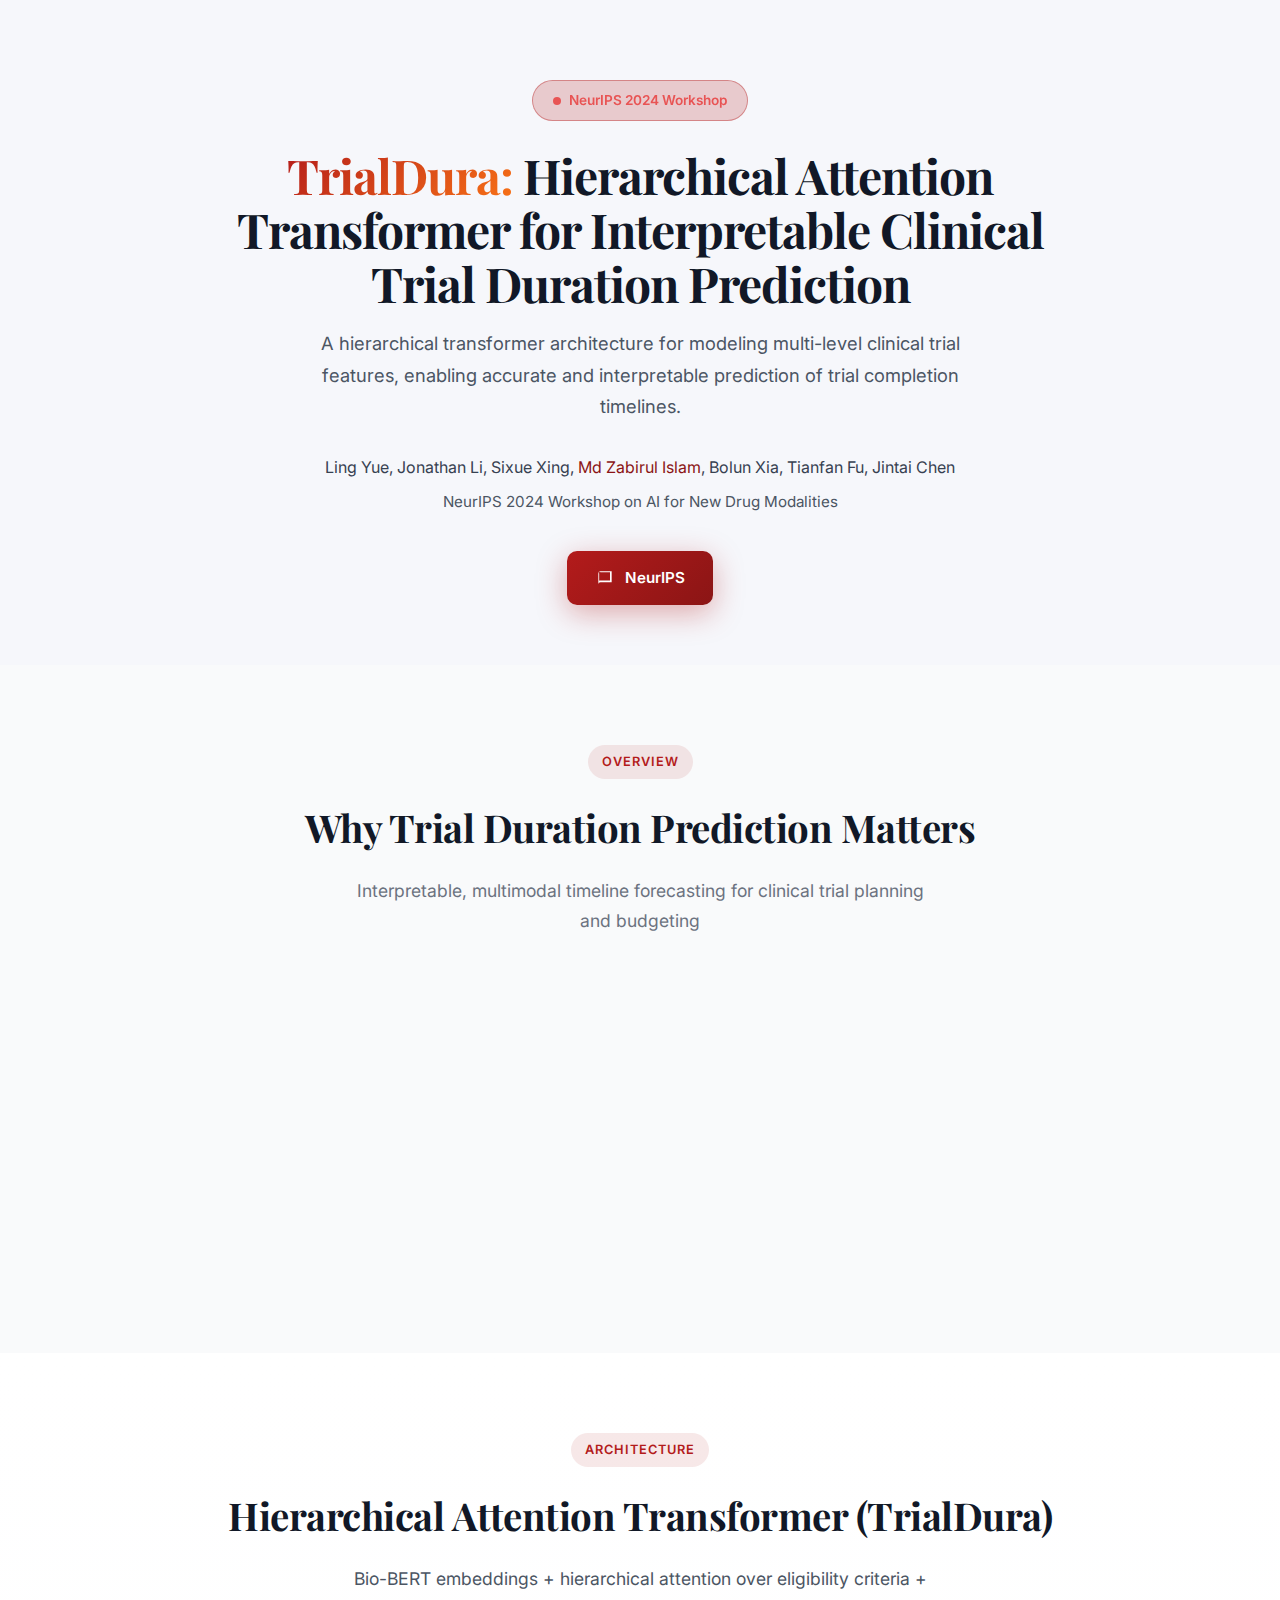
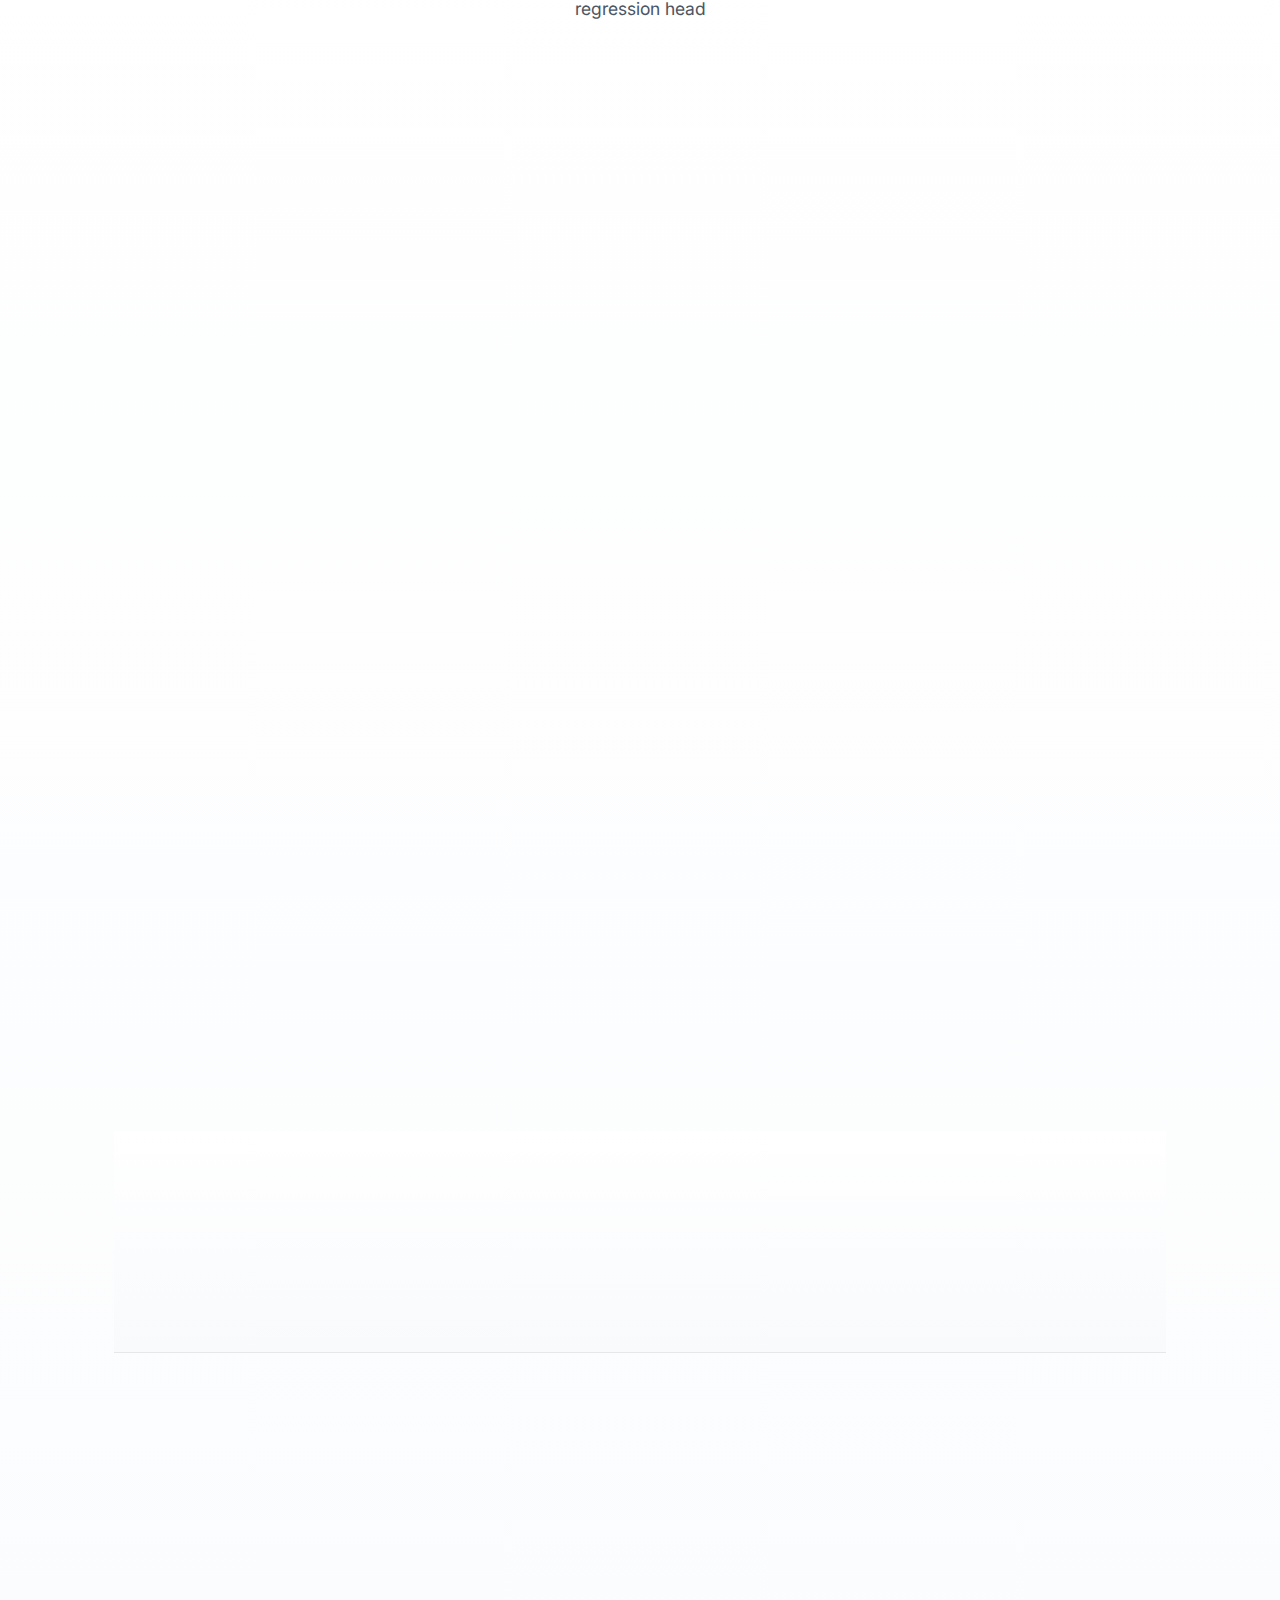
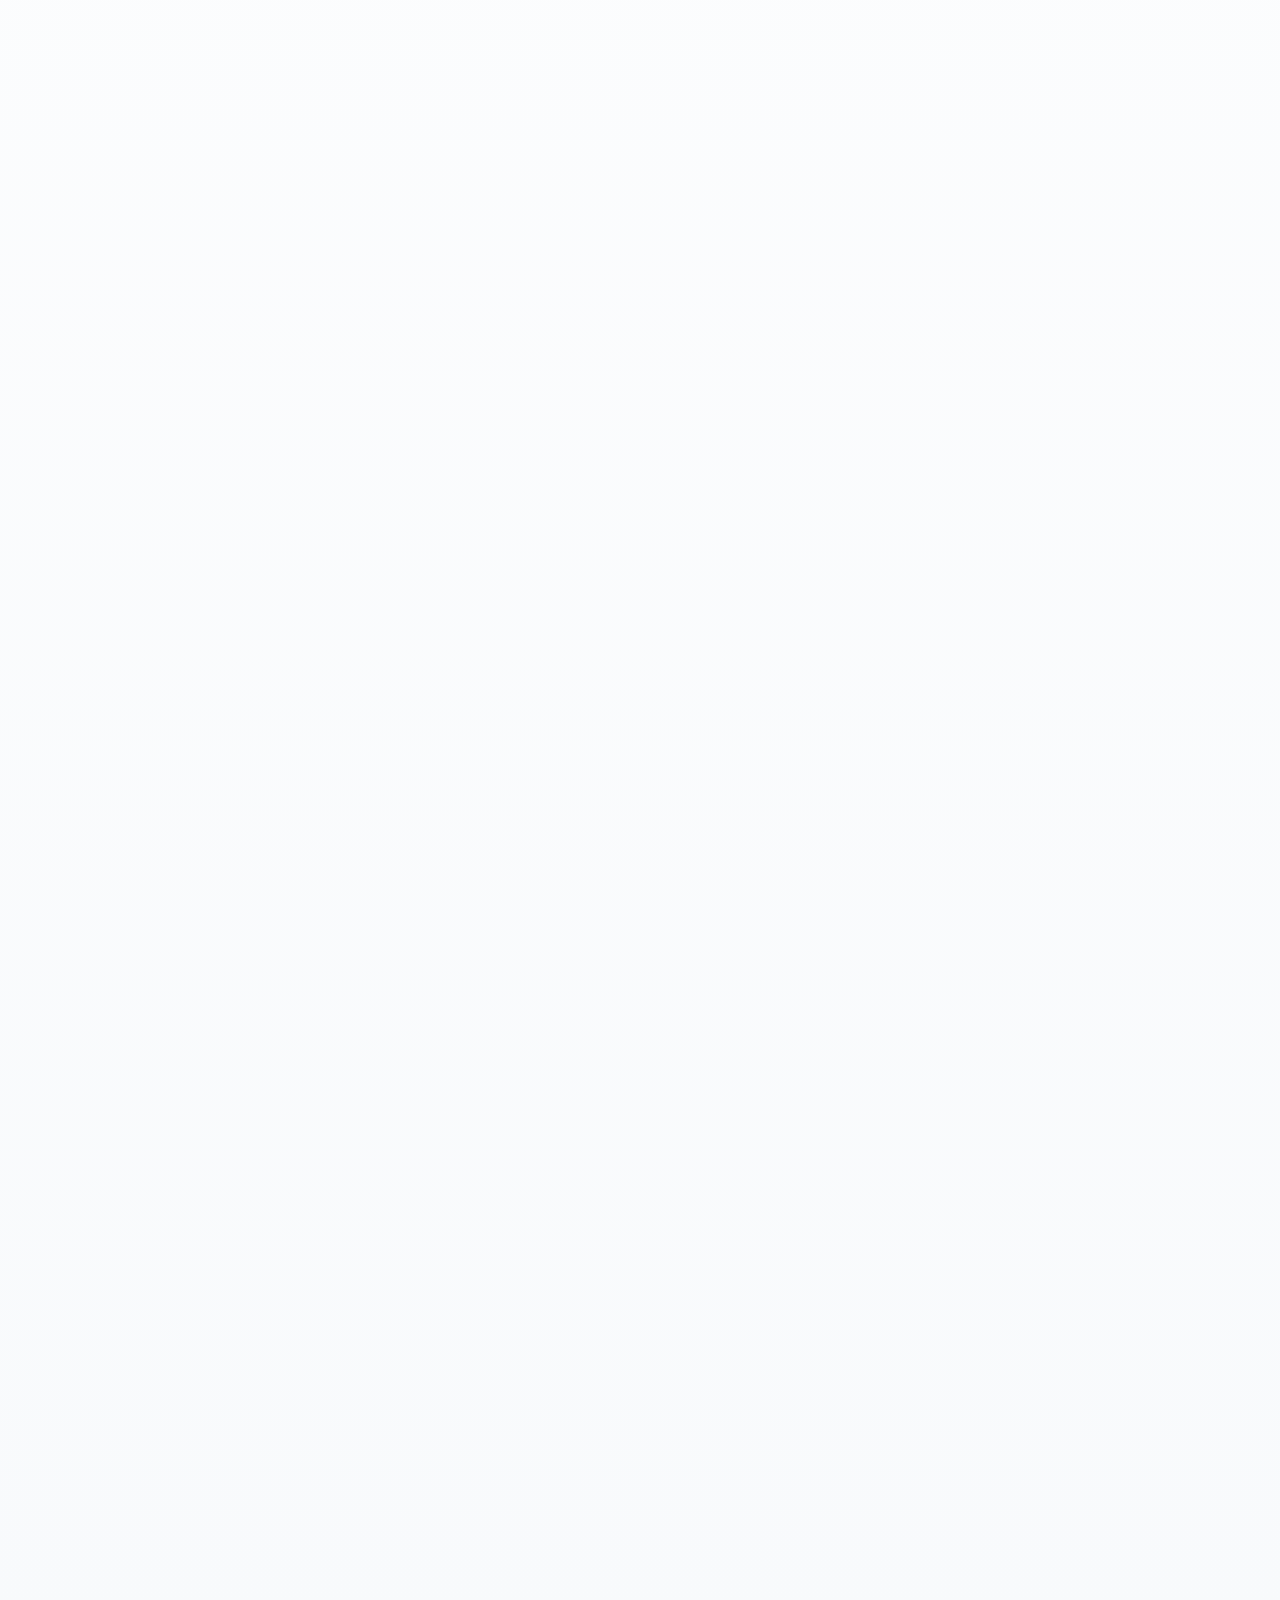
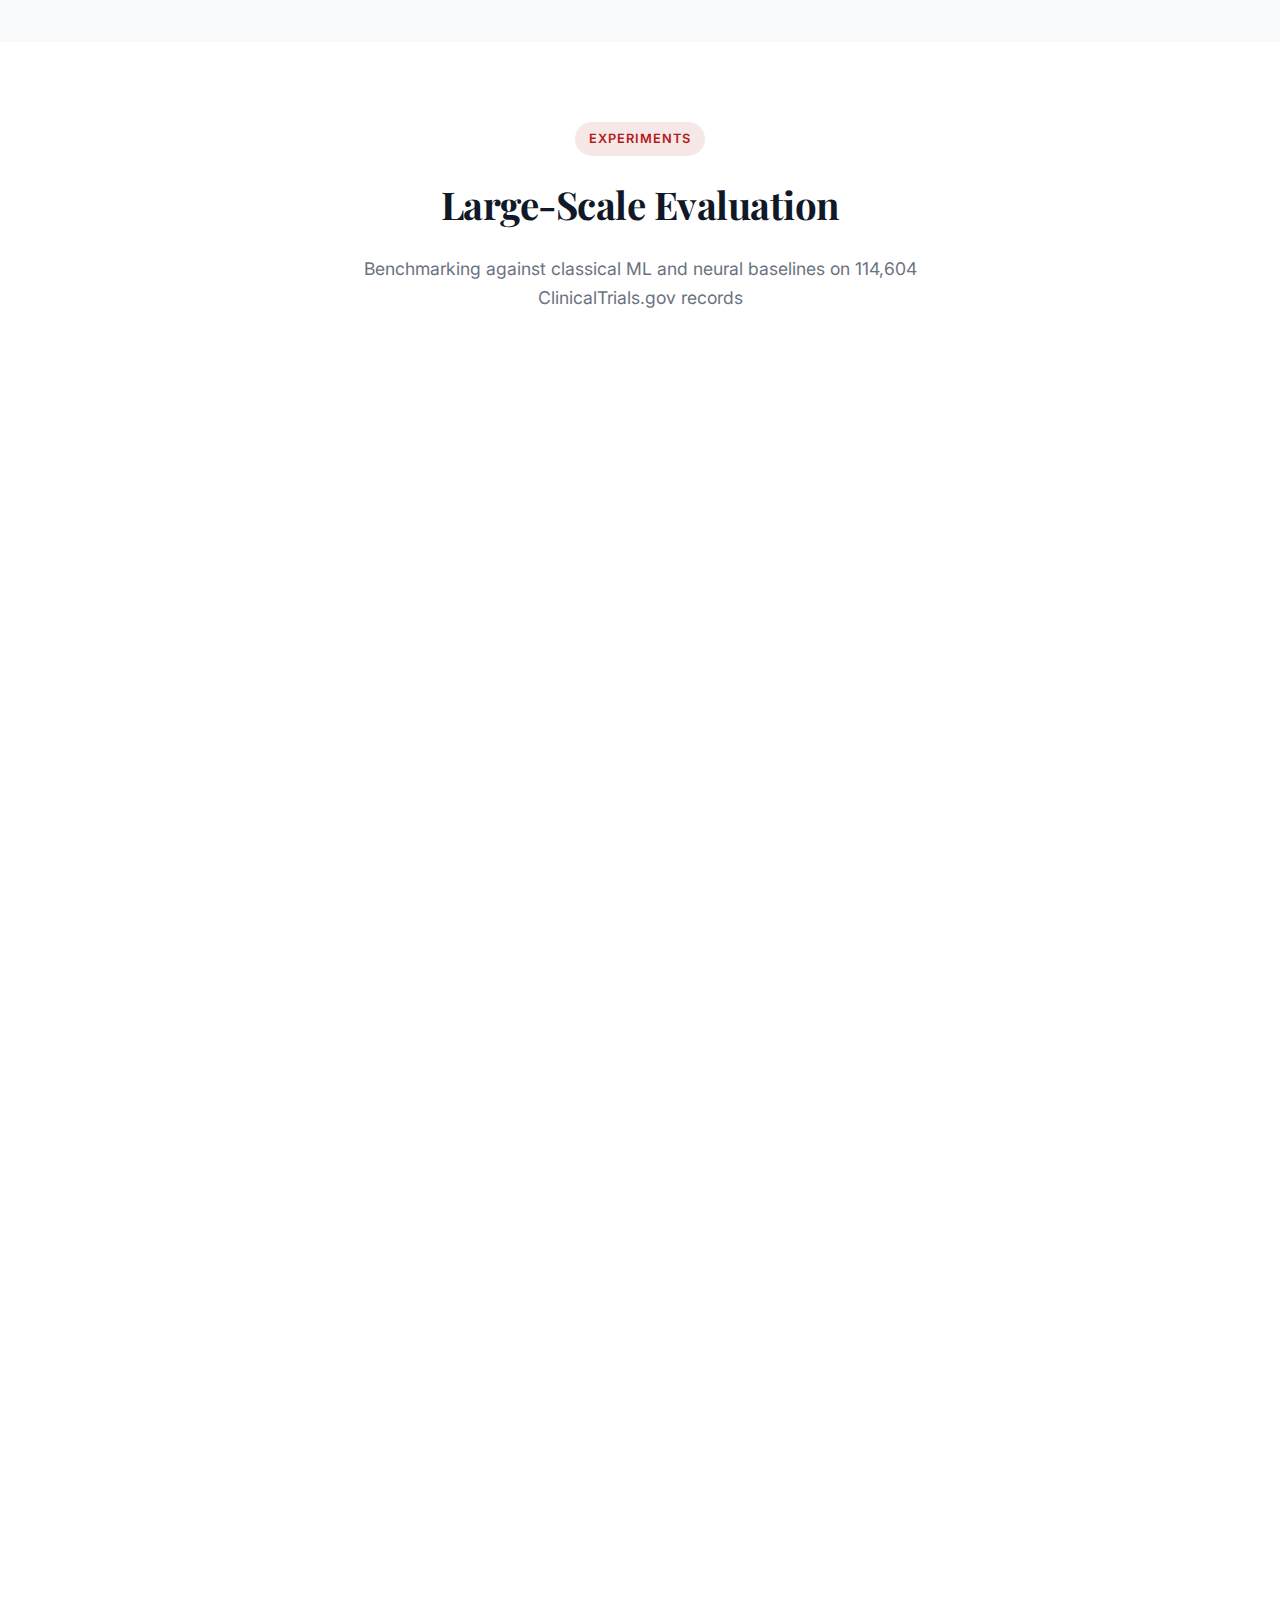
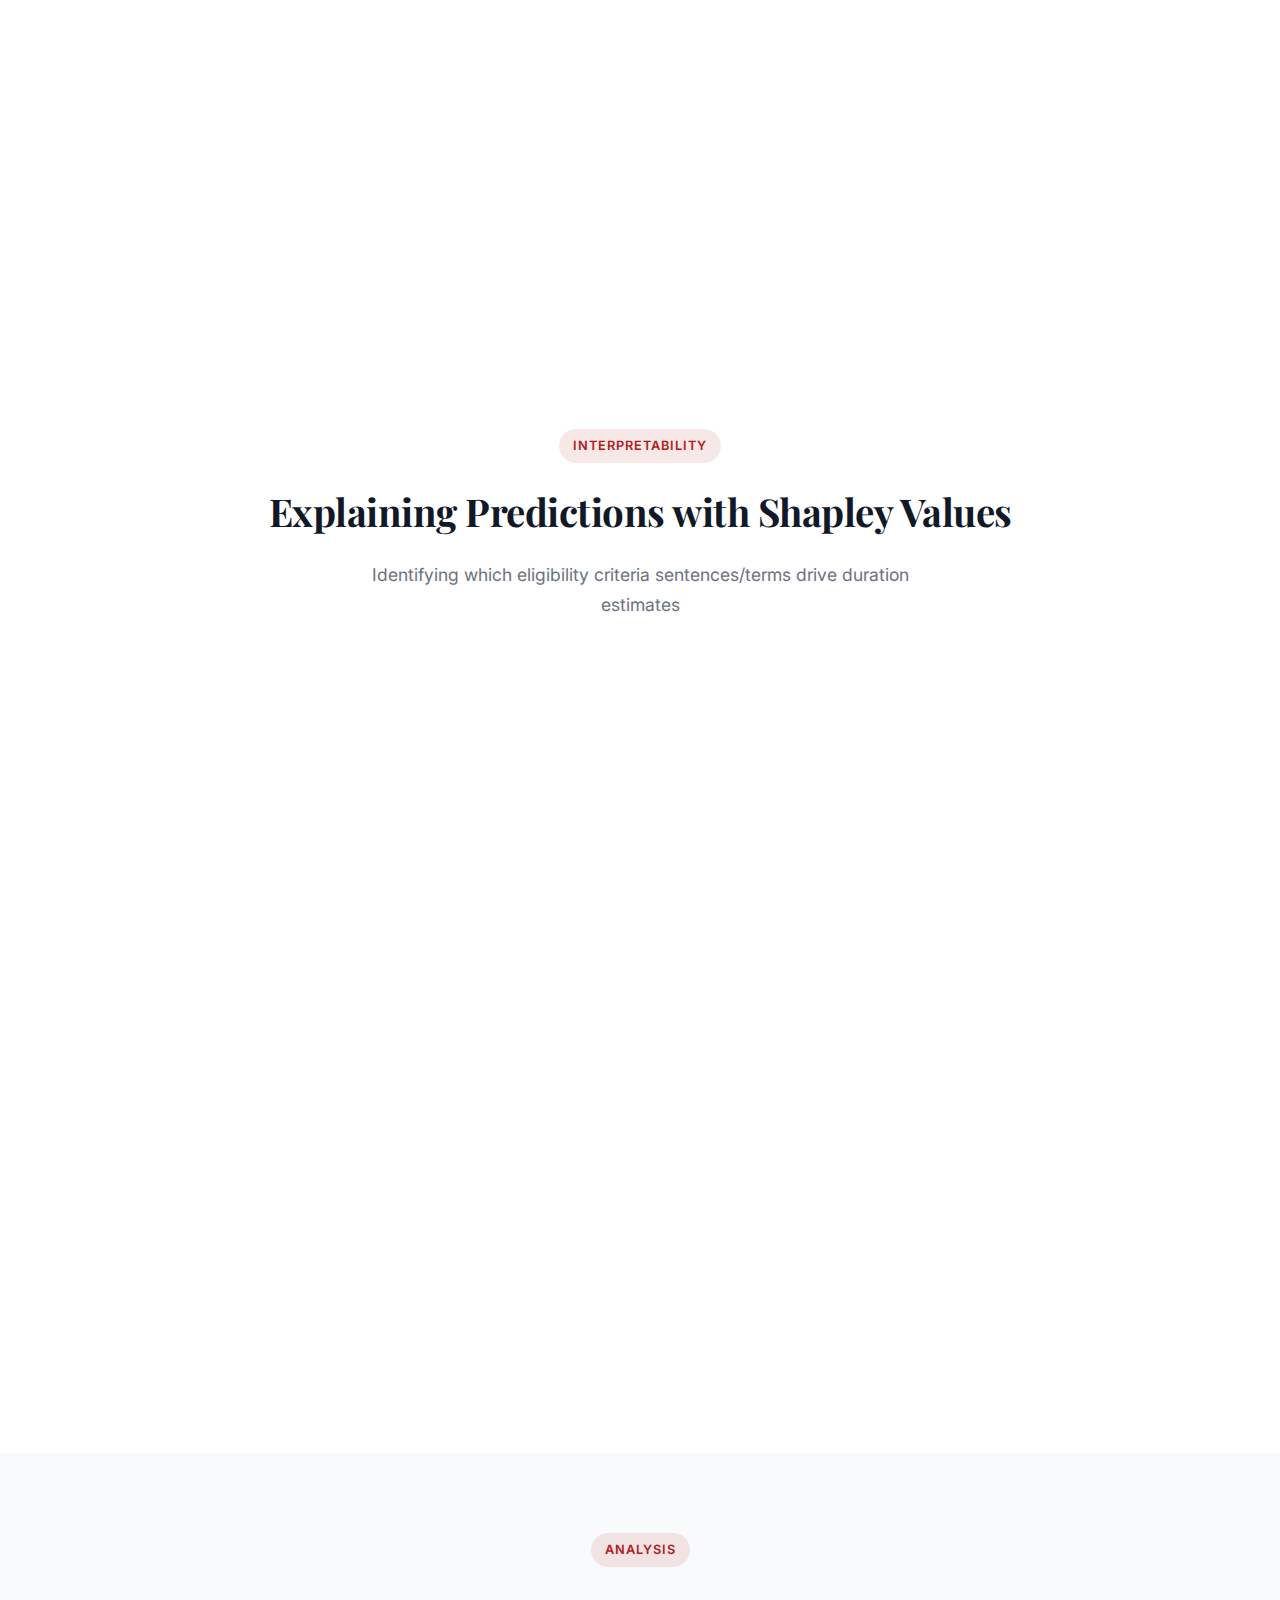
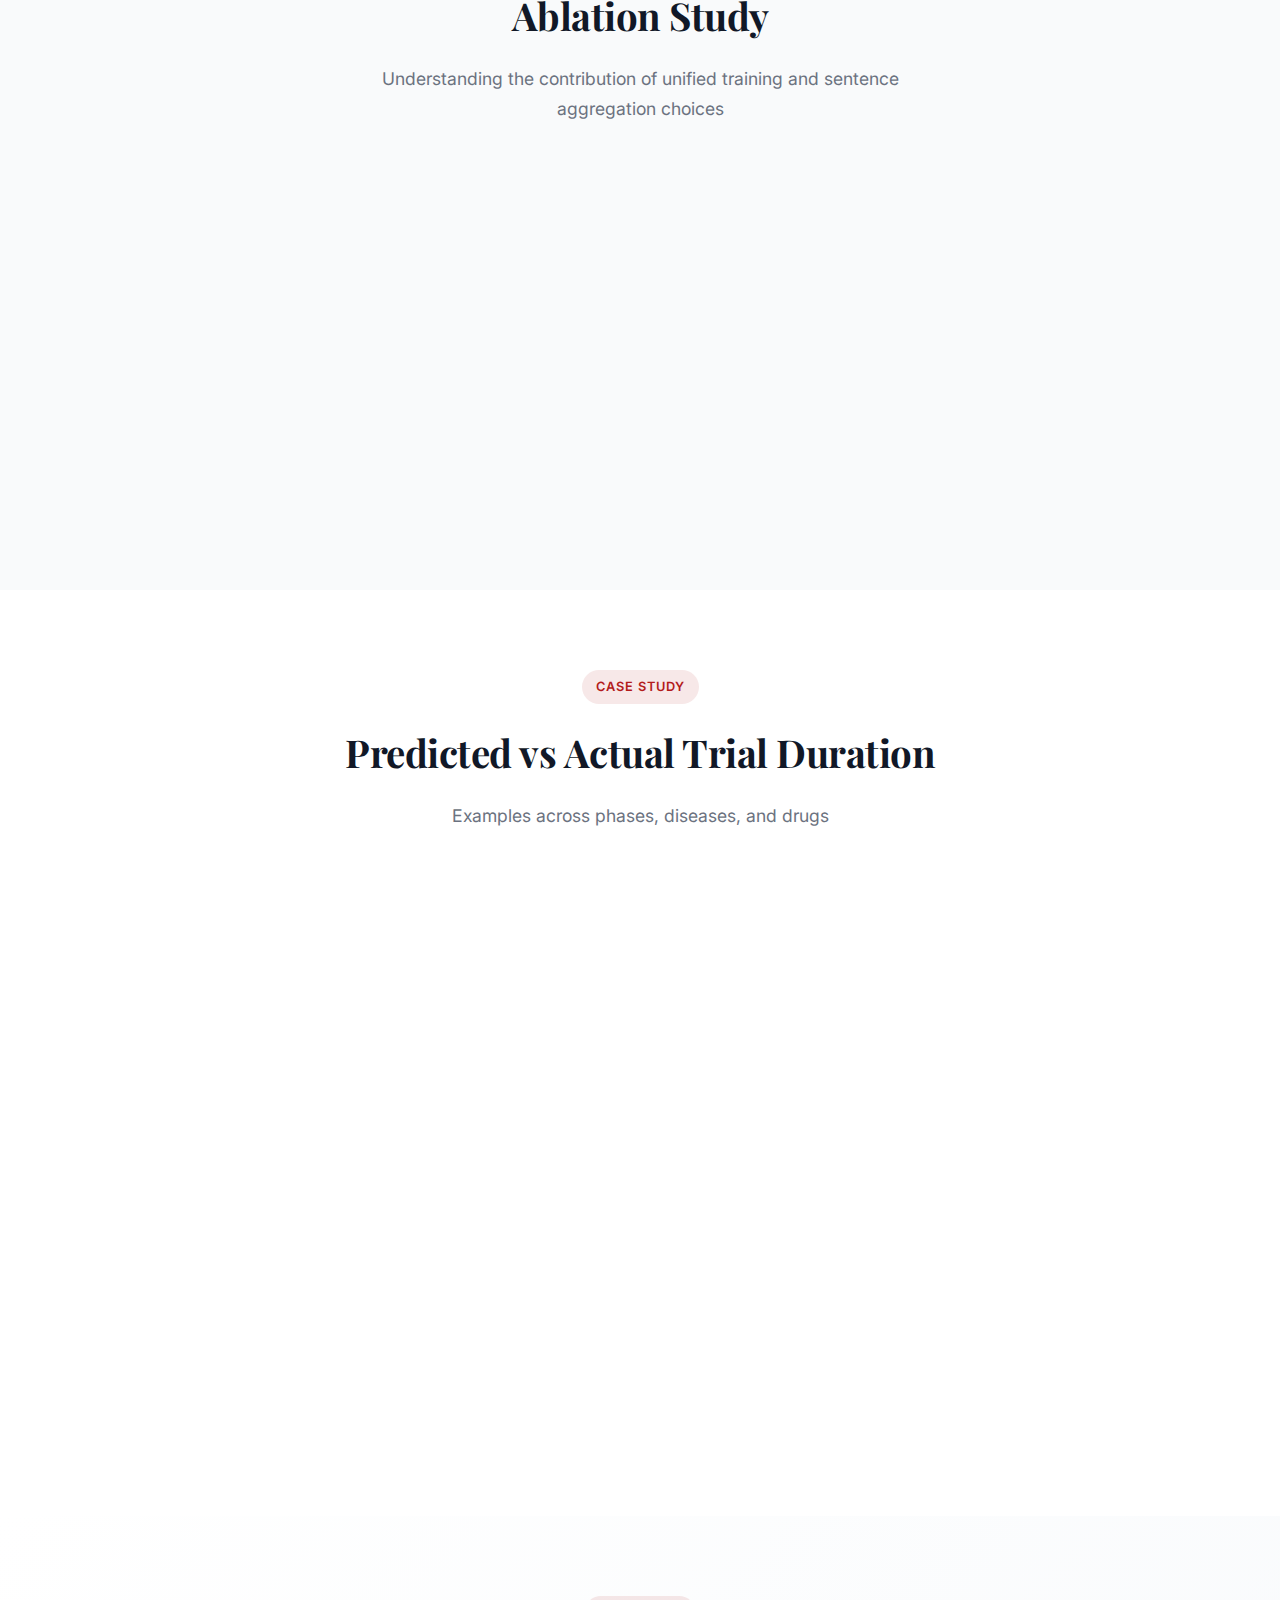
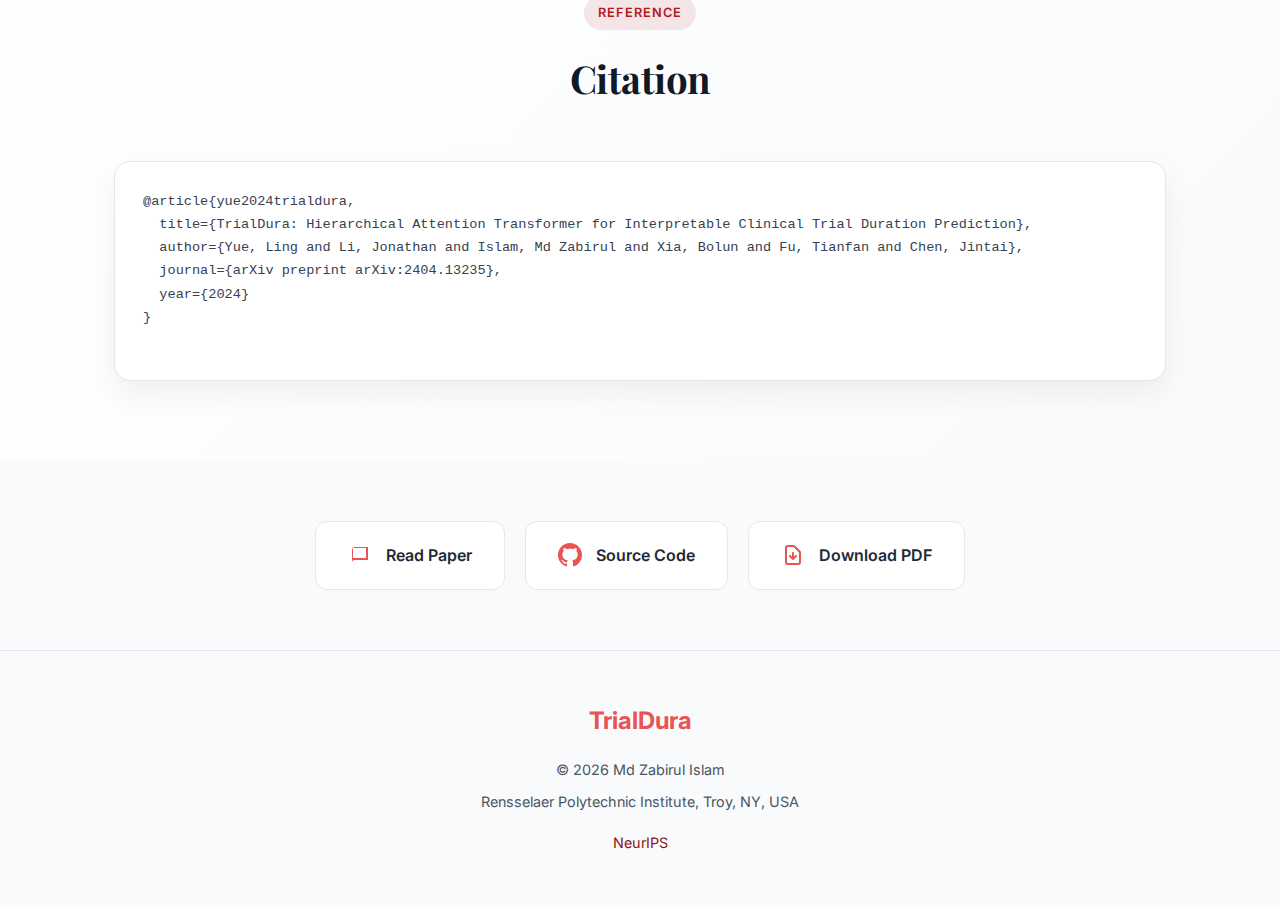
<file: Projects/each_project/trialdura/trialdura.html>
<!DOCTYPE html>
<html lang="en">
<head>
    <meta charset="UTF-8">
    <meta name="viewport" content="width=device-width, initial-scale=1.0">
    <title>TrialDura | Md Zabirul Islam</title>
    <link href="https://fonts.googleapis.com/css2?family=Inter:wght@300;400;500;600;700;800&family=Playfair+Display:wght@600;700&display=swap" rel="stylesheet">
    <style>
        * {
            margin: 0;
            padding: 0;
            box-sizing: border-box;
        }

        :root {
            --primary: #b31b1b;
            --primary-dark: #8b1515;
            --primary-light: #e85454;
            --accent: #2563eb;
            --dark: #0f172a;
            --dark-secondary: #1e293b;
            --gray-900: #111827;
            --gray-800: #1f2937;
            --gray-700: #374151;
            --gray-600: #4b5563;
            --gray-500: #6b7280;
            --gray-400: #9ca3af;
            --gray-300: #d1d5db;
            --gray-200: #e5e7eb;
            --gray-100: #f3f4f6;
            --gray-50: #f9fafb;
        }

        html {
            scroll-behavior: smooth;
        }

        body {
            font-family: 'Inter', sans-serif;
            line-height: 1.7;
            color: var(--gray-700);
            background: #fff;
            overflow-x: hidden;
        }

        .container {
            max-width: 1100px;
            margin: 0 auto;
            padding: 0 24px;
        }

        /* Hero Section */
        .hero {
            background: #f6f7fb;
            padding: 80px 0 60px;
            text-align: center;
            position: relative;
            overflow: hidden;
        }

        .hero-content {
            position: relative;
            z-index: 1;
        }

        .venue-badge {
            display: inline-flex;
            align-items: center;
            gap: 8px;
            background: rgba(179, 27, 27, 0.2);
            border: 1px solid rgba(179, 27, 27, 0.4);
            padding: 8px 20px;
            border-radius: 24px;
            font-size: 0.85rem;
            font-weight: 600;
            color: var(--primary-light);
            margin-bottom: 28px;
            backdrop-filter: blur(10px);
        }

        .venue-badge::before {
            content: '';
            width: 8px;
            height: 8px;
            background: var(--primary-light);
            border-radius: 50%;
            animation: pulse 2s infinite;
        }

        @keyframes pulse {
            0%, 100% { opacity: 1; transform: scale(1); }
            50% { opacity: 0.5; transform: scale(1.2); }
        }

        h1 {
            font-family: 'Playfair Display', serif;
            font-size: 3rem;
            font-weight: 700;
            color: var(--gray-900);
            margin-bottom: 18px;
            line-height: 1.12;
            max-width: 900px;
            margin-left: auto;
            margin-right: auto;
            letter-spacing: -1px;
        }

        h1 .highlight {
            background: linear-gradient(135deg, var(--primary), #f97316);
            -webkit-background-clip: text;
            -webkit-text-fill-color: transparent;
            background-clip: text;
        }

        .subtitle {
            font-size: 1.15rem;
            color: var(--gray-600);
            margin-bottom: 32px;
            max-width: 700px;
            margin-left: auto;
            margin-right: auto;
            line-height: 1.7;
        }

        .authors {
            font-size: 1rem;
            color: var(--gray-700);
            margin-bottom: 8px;
        }

        .authors a {
            color: var(--primary-dark);
            text-decoration: none;
            transition: color 0.2s;
        }

        .authors a:hover {
            color: var(--primary);
            text-decoration: underline;
        }

        .affiliation {
            font-size: 0.95rem;
            color: var(--gray-600);
            margin-bottom: 36px;
        }

        .buttons {
            display: flex;
            justify-content: center;
            gap: 16px;
            flex-wrap: wrap;
        }

        .btn {
            display: inline-flex;
            align-items: center;
            gap: 10px;
            padding: 14px 28px;
            font-size: 0.95rem;
            font-weight: 600;
            text-decoration: none;
            border-radius: 10px;
            transition: all 0.3s ease;
            border: none;
            cursor: pointer;
        }

        .btn-primary {
            background: linear-gradient(135deg, var(--primary) 0%, var(--primary-dark) 100%);
            color: #fff;
            box-shadow: 0 8px 30px rgba(179, 27, 27, 0.35);
        }

        .btn-primary:hover {
            transform: translateY(-3px);
            box-shadow: 0 12px 36px rgba(179, 27, 27, 0.45);
        }

        .btn-secondary {
            background: #fff;
            color: var(--primary-dark);
            border: 1px solid var(--primary-light);
            backdrop-filter: blur(10px);
        }

        .btn-secondary:hover {
            background: #fff5f5;
            transform: translateY(-3px);
            border-color: var(--primary);
        }

        .btn svg {
            width: 20px;
            height: 20px;
        }

        /* Teaser Video Section */
        .teaser-section {
            background: #fff;
            padding: 40px 0 80px;
            position: relative;
        }

        .teaser-wrapper {
            position: relative;
            max-width: 800px;
            margin: 0 auto;
            border-radius: 16px;
            overflow: hidden;
            box-shadow: 0 20px 50px rgba(0,0,0,0.08);
            border: 1px solid var(--gray-200);
            background: #fff;
        }

        .teaser-wrapper img {
            width: 100%;
            height: auto;
            display: block;
        }

        .teaser-caption {
            text-align: center;
            color: var(--gray-600);
            font-size: 0.95rem;
            margin-top: 20px;
            padding: 0 20px;
        }

        /* Architecture spotlight */
        .architecture-spotlight {
            background: #fff;
            padding: 40px 0 20px;
        }

        .architecture-spotlight .figure-card {
            margin: 0 auto;
            max-width: 1100px;
        }

        /* Stats Bar */
        .stats-bar {
            background: linear-gradient(180deg, #fff 0%, #f8fafc 100%);
            padding: 50px 0;
            border-bottom: 1px solid var(--gray-200);
        }

        .stats-grid {
            display: grid;
            grid-template-columns: repeat(4, 1fr);
            gap: 30px;
        }

        @media (max-width: 768px) {
            .stats-grid {
                grid-template-columns: repeat(2, 1fr);
            }
        }

        .stat-item {
            text-align: center;
            padding: 24px;
            background: #fff;
            border-radius: 16px;
            border: 1px solid var(--gray-200);
            transition: transform 0.3s, border-color 0.3s, box-shadow 0.3s;
        }

        .stat-item:hover {
            transform: translateY(-4px);
            border-color: rgba(179, 27, 27, 0.25);
            box-shadow: 0 12px 30px rgba(0,0,0,0.08);
        }

        .stat-value {
            font-size: 2.5rem;
            font-weight: 800;
            background: linear-gradient(135deg, var(--primary-light), #f97316);
            -webkit-background-clip: text;
            -webkit-text-fill-color: transparent;
            background-clip: text;
            line-height: 1;
        }

        .stat-label {
            font-size: 0.85rem;
            color: var(--gray-600);
            margin-top: 8px;
            text-transform: uppercase;
            letter-spacing: 1px;
            font-weight: 600;
        }

        /* Section Styles */
        section {
            padding: 80px 0;
        }

        .section-header {
            text-align: center;
            margin-bottom: 50px;
        }

        .section-tag {
            display: inline-block;
            background: rgba(179, 27, 27, 0.1);
            color: var(--primary);
            padding: 6px 14px;
            border-radius: 20px;
            font-size: 0.8rem;
            font-weight: 600;
            text-transform: uppercase;
            letter-spacing: 1px;
            margin-bottom: 16px;
        }

        h2 {
            font-family: 'Playfair Display', serif;
            font-size: 2.4rem;
            font-weight: 700;
            color: var(--gray-900);
            margin-bottom: 16px;
            letter-spacing: -0.5px;
        }

        .section-subtitle {
            color: var(--gray-500);
            font-size: 1.1rem;
            max-width: 600px;
            margin: 0 auto;
            line-height: 1.7;
        }

        /* Abstract */
        .abstract-section {
            background: var(--gray-50);
        }

        .abstract-content {
            display: block;
            max-width: 820px;
            margin: 0 auto;
        }

        .abstract-text-wrapper {
            order: 1;
        }

        .abstract-visual {
            display: none;
        }

        .abstract-text {
            font-size: 1.05rem;
            line-height: 1.9;
            color: var(--gray-600);
            text-align: justify;
        }

        .abstract-text strong {
            color: var(--gray-900);
        }

        .abstract-visual img {
            width: 100%;
            border-radius: 16px;
            box-shadow: 0 20px 60px rgba(0,0,0,0.1);
        }

        /* Key Features */
        .features-section {
            background: #fff;
        }

        .features-grid {
            display: grid;
            grid-template-columns: repeat(3, 1fr);
            gap: 30px;
        }

        @media (max-width: 900px) {
            .features-grid {
                grid-template-columns: 1fr;
            }
        }

        .feature-card {
            background: var(--gray-50);
            border-radius: 20px;
            padding: 36px;
            border: 1px solid var(--gray-200);
            transition: all 0.4s ease;
            position: relative;
            overflow: hidden;
        }

        .feature-card::before {
            content: '';
            position: absolute;
            top: 0;
            left: 0;
            right: 0;
            height: 4px;
            background: linear-gradient(90deg, var(--primary), var(--primary-light));
            transform: scaleX(0);
            transform-origin: left;
            transition: transform 0.4s ease;
        }

        .feature-card:hover {
            transform: translateY(-8px);
            box-shadow: 0 20px 50px rgba(0,0,0,0.1);
            border-color: transparent;
        }

        .feature-card:hover::before {
            transform: scaleX(1);
        }

        .feature-icon {
            width: 56px;
            height: 56px;
            background: linear-gradient(135deg, var(--primary), var(--primary-dark));
            border-radius: 14px;
            display: flex;
            align-items: center;
            justify-content: center;
            margin-bottom: 20px;
            box-shadow: 0 8px 20px rgba(179, 27, 27, 0.25);
        }

        .feature-icon svg {
            width: 28px;
            height: 28px;
            color: #fff;
        }

        .feature-title {
            font-size: 1.2rem;
            font-weight: 700;
            color: var(--gray-900);
            margin-bottom: 12px;
        }

        .feature-desc {
            font-size: 0.95rem;
            color: var(--gray-500);
            line-height: 1.7;
        }

        /* Method */
        .method-section {
            background: linear-gradient(180deg, #fff 0%, #f8fafc 100%);
            color: var(--gray-800);
            position: relative;
            overflow: hidden;
        }

        .method-section h2 {
            color: var(--gray-900);
        }

        .method-section .section-subtitle {
            color: var(--gray-600);
        }

        .method-section .section-tag {
            background: rgba(179, 27, 27, 0.1);
            color: var(--primary);
        }

        .architecture-wrapper {
            position: relative;
            z-index: 1;
        }

        .architecture-img {
            background: #fff;
            border-radius: 16px;
            padding: 24px;
            box-shadow: 0 24px 60px rgba(0,0,0,0.12);
        }

        .architecture-img img {
            width: 100%;
            height: auto;
            border-radius: 8px;
        }

        .method-details {
            display: grid;
            grid-template-columns: repeat(2, 1fr);
            gap: 24px;
            margin-top: 50px;
        }

        @media (max-width: 768px) {
            .method-details {
                grid-template-columns: 1fr;
            }
        }

        .method-detail-card {
            background: #fff;
            border: 1px solid var(--gray-200);
            border-radius: 16px;
            padding: 28px;
            transition: all 0.3s ease;
        }

        .method-detail-card:hover {
            background: #fff;
            border-color: rgba(179, 27, 27, 0.25);
            transform: translateY(-4px);
            box-shadow: 0 16px 40px rgba(0,0,0,0.08);
        }

        .method-detail-title {
            font-weight: 700;
            font-size: 1.1rem;
            color: var(--gray-900);
            margin-bottom: 8px;
            display: flex;
            align-items: center;
            gap: 10px;
        }

        .method-detail-title .num {
            background: #ffecec;
            color: var(--primary-dark);
            border: 1px solid var(--primary-light);
            width: 28px;
            height: 28px;
            border-radius: 8px;
            display: flex;
            align-items: center;
            justify-content: center;
            font-size: 0.85rem;
            font-weight: 700;
        }

        .method-detail-desc {
            font-size: 0.95rem;
            color: var(--gray-600);
            line-height: 1.7;
            padding-left: 38px;
        }

        /* Results */
        .results-section {
            background: #fff;
        }

        .comparison-spotlight {
            background: #fff;
            border: 1px solid var(--gray-200);
            border-radius: 16px;
            padding: 24px;
            margin: 0 0 40px 0;
            box-shadow: 0 12px 36px rgba(0,0,0,0.06);
        }

        .comparison-spotlight h3 {
            font-size: 1.2rem;
            color: var(--gray-900);
            margin-bottom: 10px;
        }

        .comparison-spotlight p {
            color: var(--gray-600);
            line-height: 1.7;
            font-size: 0.98rem;
        }

        figure {
            margin: 0 0 50px 0;
            display: flex;
            justify-content: center;
        }

        .figure-card {
            background: var(--gray-50);
            border-radius: 16px;
            overflow: hidden;
            border: 1px solid var(--gray-200);
            transition: all 0.3s ease;
            max-width: 1100px;
            width: 100%;
        }

        .figure-card:hover {
            box-shadow: 0 20px 50px rgba(0,0,0,0.08);
            transform: translateY(-4px);
        }

        .figure-card img {
            width: 100%;
            height: auto;
            display: block;
        }

        figcaption {
            padding: 20px 24px;
            background: #fff;
            border-top: 1px solid var(--gray-200);
        }

        .fig-title {
            font-weight: 700;
            font-size: 1.05rem;
            color: var(--gray-900);
            margin-bottom: 6px;
        }

        .fig-desc {
            font-size: 0.9rem;
            color: var(--gray-500);
            line-height: 1.7;
        }

        .results-grid {
            display: grid;
            grid-template-columns: 1fr 1fr;
            gap: 30px;
        }

        .results-grid figure {
            display: block;
        }

        .results-grid .figure-card {
            max-width: 100%;
        }

        @media (max-width: 768px) {
            .results-grid {
                grid-template-columns: 1fr;
            }
        }

        /* Ablation */
        .ablation-section {
            background: var(--gray-50);
        }

        /* Citation */
        .citation-section {
            background: linear-gradient(135deg, #fff 0%, #f8fafc 100%);
            color: var(--gray-800);
            position: relative;
        }

        .citation-section h2 {
            color: var(--gray-900);
        }

        .citation-section .section-subtitle {
            color: var(--gray-600);
        }

        .citation-section .section-tag {
            background: rgba(179, 27, 27, 0.1);
            color: var(--primary);
        }

        .bibtex-wrapper {
            position: relative;
            max-width: 800px;
            margin: 0 auto;
        }

        .bibtex {
            background: #fff;
            border: 1px solid var(--gray-200);
            border-radius: 16px;
            padding: 28px;
            padding-right: 120px;
            font-family: 'SF Mono', 'Fira Code', 'Courier New', monospace;
            font-size: 0.85rem;
            overflow-x: auto;
            white-space: pre-wrap;
            word-break: break-all;
            color: var(--gray-700);
            line-height: 1.7;
            box-shadow: 0 12px 30px rgba(0,0,0,0.06);
        }

        .copy-btn {
            position: absolute;
            top: 16px;
            right: 16px;
            background: linear-gradient(135deg, var(--primary) 0%, var(--primary-dark) 100%);
            border: none;
            color: #fff;
            padding: 10px 20px;
            border-radius: 8px;
            font-size: 0.85rem;
            font-weight: 600;
            cursor: pointer;
            transition: all 0.2s;
        }

        .copy-btn:hover {
            background: var(--primary);
            transform: translateY(-2px);
        }

        /* Contact / Links Section */
        .links-section {
            background: #f8fafc;
            padding: 60px 0;
        }

        .links-grid {
            display: flex;
            justify-content: center;
            gap: 20px;
            flex-wrap: wrap;
        }

        .link-card {
            background: #fff;
            border: 1px solid var(--gray-200);
            border-radius: 12px;
            padding: 20px 32px;
            display: flex;
            align-items: center;
            gap: 14px;
            text-decoration: none;
            color: var(--gray-800);
            transition: all 0.3s ease;
        }

        .link-card:hover {
            background: #fff;
            transform: translateY(-4px);
            border-color: var(--primary);
            box-shadow: 0 16px 40px rgba(0,0,0,0.08);
        }

        .link-card svg {
            width: 24px;
            height: 24px;
            color: var(--primary-light);
        }

        .link-card span {
            font-weight: 600;
        }

        /* Footer */
        footer {
            background: #f8fafc;
            text-align: center;
            padding: 50px 0;
            border-top: 1px solid var(--gray-200);
        }

        .footer-logo {
            font-size: 1.5rem;
            font-weight: 700;
            color: var(--gray-900);
            margin-bottom: 16px;
        }

        .footer-logo span {
            color: var(--primary-light);
        }

        footer p {
            color: var(--gray-600);
            font-size: 0.9rem;
        }

        footer a {
            color: var(--primary-dark);
            text-decoration: none;
            transition: color 0.2s;
        }

        footer a:hover {
            color: var(--primary);
        }

        /* Scroll Animations */
        .fade-in {
            opacity: 0;
            transform: translateY(30px);
            transition: all 0.8s ease;
        }

        .fade-in.visible {
            opacity: 1;
            transform: translateY(0);
        }

        /* Responsive */
        @media (max-width: 768px) {
            h1 {
                font-size: 2.2rem;
            }

            h2 {
                font-size: 1.8rem;
            }

            section {
                padding: 60px 0;
            }

            .hero {
                padding: 100px 0 50px;
            }
        }
    </style>
</head>
<body>
   

   


    <header class="hero">
  <div class="container hero-content">
    
    <div class="venue-badge">NeurIPS 2024 Workshop</div>
    
    <h1>
      <span class="highlight">TrialDura:</span> 
      Hierarchical Attention Transformer for Interpretable Clinical Trial Duration Prediction
    </h1>
    
    <p class="subtitle">
      A hierarchical transformer architecture for modeling multi-level clinical trial features, 
      enabling accurate and interpretable prediction of trial completion timelines.
    </p>
    
    <p class="authors">
      Ling Yue,
      Jonathan Li,
      Sixue Xing,
      <a href="https://scholar.google.com/citations?view_op=list_works&hl=en&hl=en&user=wFrXDwoAAAAJ" target="_blank">Md Zabirul Islam</a>,
      Bolun Xia,
      Tianfan Fu,
      Jintai Chen
    </p>
    
    <p class="affiliation">
      NeurIPS 2024 Workshop on AI for New Drug Modalities
    </p>
    
    <div class="buttons">
      
      <a href="https://neurips.cc/virtual/2024/102908" class="btn btn-primary" target="_blank">
        <svg viewBox="0 0 24 24" fill="currentColor">
          <path d="M4 19.5A2.5 2.5 0 0 1 6.5 17H20v-2H6.5a.5.5 0 0 0 0 1H20V4H6.5A2.5 2.5 0 0 0 4 6.5v13zM6.5 5H18v10H6.5c-.53 0-1.04.11-1.5.31V6.5A.5.5 0 0 1 6.5 5z"/>
        </svg>
        NeurIPS
      </a>
      
    </div>
    
  </div>
</header>



<!-- ========================= -->
<!-- TrialDura Project Page    -->
<!-- ========================= -->



<!-- Overview -->
<section class="abstract-section" id="abstract">
  <div class="container">
    <div class="section-header">
      <span class="section-tag">Overview</span>
      <h2>Why Trial Duration Prediction Matters</h2>
      <p class="section-subtitle">
        Interpretable, multimodal timeline forecasting for clinical trial planning and budgeting
      </p>
    </div>

    <div class="abstract-content">
      <div class="abstract-text-wrapper fade-in">

        <p class="abstract-text">
          Clinical trials are often long and expensive, so reliable duration prediction supports
          budgeting, staffing, recruitment planning, and operational risk management.
          TrialDura formulates duration prediction as a supervised regression problem and
          estimates trial duration (years) using multimodal trial records.
        </p>

        <p class="abstract-text" style="margin-top: 16px;">
          <strong>Inputs:</strong> (1) trial phase (I–IV, one-hot), (2) disease set (ICD-10 codes),
          (3) drug molecules (drug names), and (4) eligibility criteria (inclusion + exclusion text).
          TrialDura embeds drug/disease/criteria text with <strong>Bio-BERT</strong> and models criteria
          using hierarchical attention to obtain interpretable importance signals.
        </p>

        <p class="abstract-text" style="margin-top: 16px;">
          <strong>Dataset scale:</strong> 114,604 trials total, split temporally:
          training/validation trials starting before <strong>Jan 1, 2019</strong> and test trials starting after.
          The paper reports 77,818 training records and 36,786 testing records.
        </p>

      </div>
    </div>
  </div>
</section>

<!-- Method / Architecture (Figure 1 + Table 1 optional) -->
<section class="method-section" id="method">
  <div class="container">
    <div class="section-header">
      <span class="section-tag">Architecture</span>
      <h2>Hierarchical Attention Transformer (TrialDura)</h2>
      <p class="section-subtitle">
        Bio-BERT embeddings + hierarchical attention over eligibility criteria + regression head
      </p>
    </div>

    <div class="architecture-wrapper">
      <div class="architecture-img fade-in">
        <!-- Paper Figure 1 -->
        <img src="img/fig1.png" alt="TrialDura Architecture (Figure 1)">
      </div>

      <div class="method-details">

        <div class="method-detail-card fade-in">
          <div class="method-detail-title"><span class="num">1</span> Bio-BERT Embeddings</div>
          <div class="method-detail-desc">
            Drug names and disease codes are embedded with Bio-BERT into 768-D vectors
            (token embeddings averaged). Eligibility criteria sentences use the Bio-BERT CLS token embedding.
          </div>
        </div>

        <div class="method-detail-card fade-in">
          <div class="method-detail-title"><span class="num">2</span> Hierarchical Attention for Eligibility Criteria</div>
          <div class="method-detail-desc">
            Word-/token-level signals build sentence embeddings; a transformer attention block captures
            sentence-to-sentence relationships across inclusion and exclusion criteria to form a paragraph-level representation.
          </div>
        </div>

        <div class="method-detail-card fade-in">
          <div class="method-detail-title"><span class="num">3</span> Multimodal Concatenation</div>
          <div class="method-detail-desc">
            Phase (one-hot) + drug embedding + disease embedding + eligibility embedding are concatenated
            into a unified representation for prediction.
          </div>
        </div>

        <div class="method-detail-card fade-in">
          <div class="method-detail-title"><span class="num">4</span> MLP Regression Head</div>
          <div class="method-detail-desc">
            A multi-layer perceptron predicts continuous trial duration (years), trained using Mean Squared Error (MSE).
          </div>
        </div>

      </div>
    </div>




<div class="stats-bar">
  <div class="container">
    <div class="stats-grid">

      <div class="stat-item fade-in">
        <div class="stat-value">1.044 yrs</div>
        <div class="stat-label">MAE (TrialDura)</div>
      </div>

      <div class="stat-item fade-in">
        <div class="stat-value">1.390 yrs</div>
        <div class="stat-label">RMSE (TrialDura)</div>
      </div>

      <div class="stat-item fade-in">
        <div class="stat-value">0.463</div>
        <div class="stat-label">Pearson Corr.</div>
      </div>

      <div class="stat-item fade-in">
        <div class="stat-value">114,604</div>
        <div class="stat-label">Clinical Trials</div>
      </div>

    </div>
  </div>
</div>


    <!-- Optional: show Table 1 as a “data example” figure card -->
<!-- ========================= -->
<!-- Table 1: Clinical Record -->
<!-- ========================= -->

<figure class="fade-in" style="margin-top: 40px; text-align: center;">
  <div class="figure-card" style="
        background: #ffffff;
        padding: 24px;
        border-radius: 16px;
        box-shadow: 0 10px 30px rgba(0,0,0,0.08);
        max-width: 950px;
        margin: 0 auto;
      ">

    <!-- Paper Table 1 -->
    <img src="img/tab1.png" 
         alt="Clinical trial record example (Table 1)"
         style="
           max-width: 750px;
           width: 100%;
           height: auto;
           display: block;
           margin: 0 auto;
           border-radius: 12px;
         ">

    <figcaption style="margin-top: 20px;">

      <div class="fig-title" style="
            font-weight: 600;
            font-size: 1.1rem;
            color: #111827;
            margin-bottom: 8px;
          ">
        Table 1: Example Clinical Trial Record
      </div>

      <div class="fig-desc" style="
            font-size: 0.95rem;
            line-height: 1.6;
            color: #4b5563;
            max-width: 800px;
            margin: 0 auto;
          ">
        A concrete trial instance illustrating the multimodal inputs used by 
        <strong>TrialDura</strong>, including trial phase, disease (ICD-coded), 
        drug molecules, and structured eligibility criteria (inclusion/exclusion). 
        Start date, completion date, and derived duration serve as supervision 
        for regression modeling.
      </div>

    </figcaption>
  </div>
</figure>


  </div>
</section>

<!-- Results (Figure 2 + Table 4/5) -->
<section class="results-section" id="results">
  <div class="container">
    <div class="section-header">
      <span class="section-tag">Experiments</span>
      <h2>Large-Scale Evaluation</h2>
      <p class="section-subtitle">
        Benchmarking against classical ML and neural baselines on 114,604 ClinicalTrials.gov records
      </p>
    </div>

    <!-- Table 4 -->
    <figure class="fade-in">
      <div class="figure-card">
        <img src="img/tab4.png" alt="Performance summary table (Table 4)">
        <figcaption>
          <div class="fig-title">Table 4: Main Performance Comparison</div>
          <div class="fig-desc">
            TrialDura achieves the best overall results (lowest MAE and RMSE; highest R² and Pearson correlation)
            compared to MEAN, Linear Regression, GBDT, RF, XGBoost, AdaBoost, and MLP baselines.
          </div>
        </figcaption>
      </div>
    </figure>

    <!-- Figure 2 -->
    <figure class="fade-in">
      <div class="figure-card">
        <!-- Paper Figure 2 -->
        <img src="img/fig2.png" alt="Model performance comparison (Figure 2)">
        <figcaption>
          <div class="fig-title">Figure 2: Model Performance Comparison</div>
          <div class="fig-desc">
            Visualization of MAE and RMSE across baselines. TrialDura is best (lowest error) across both metrics,
            matching the quantitative ranking in Table 4.
          </div>
        </figcaption>
      </div>
    </figure>

    <!-- Table 5 -->
    <figure class="fade-in">
      <div class="figure-card">
        <img src="img/tab5.png" alt="Performance across phases (Table 5)">
        <figcaption>
          <div class="fig-title">Table 5: Performance Across Trial Phases</div>
          <div class="fig-desc">
            TrialDura performance reported for Phase 1–4 and overall, showing phase-dependent difficulty.
          </div>
        </figcaption>
      </div>
    </figure>

  </div>
</section>

<!-- Interpretability (Figure 3) -->
<section class="results-section" id="interpretability">
  <div class="container">
    <div class="section-header">
      <span class="section-tag">Interpretability</span>
      <h2>Explaining Predictions with Shapley Values</h2>
      <p class="section-subtitle">
        Identifying which eligibility criteria sentences/terms drive duration estimates
      </p>
    </div>

    <figure class="fade-in">
      <div class="figure-card">
        <!-- Paper Figure 3 -->
        <img src="img/fig3.png" alt="Shapley visualization (Figure 3)">
        <figcaption>
          <div class="fig-title">Figure 3: Shapley-Based Text Attribution</div>
          <div class="fig-desc">
            Example interpretability visualization for Clinical Trial NCT03553810.
            Darker segments indicate higher Shapley value / stronger contribution to the predicted duration,
            providing transparency into which eligibility criteria constraints most influence the model.
          </div>
        </figcaption>
      </div>
    </figure>

  </div>
</section>

<!-- Ablation (Tables 6 & 7) -->
<section class="ablation-section" id="ablation">
  <div class="container">
    <div class="section-header">
      <span class="section-tag">Analysis</span>
      <h2>Ablation Study</h2>
      <p class="section-subtitle">
        Understanding the contribution of unified training and sentence aggregation choices
      </p>
    </div>

    <div class="results-grid">

      <!-- Table 6 -->
      <figure class="fade-in">
        <div class="figure-card">
          <img src="img/tab6.png" alt="Ablation across phases (Table 6)">
          <figcaption>
            <div class="fig-title">Table 6: Phase-Specific vs Unified Model</div>
            <div class="fig-desc">
              Phase-only models show negative R² and near-zero Pearson correlation, while the unified TrialDura
              achieves robust positive R² and correlation, supporting cross-phase learning.
            </div>
          </figcaption>
        </div>
      </figure>

      <!-- Table 7 -->
      <figure class="fade-in">
        <div class="figure-card">
          <img src="img/tab7.png" alt="Pooling methods comparison (Table 7)">
          <figcaption>
            <div class="fig-title">Table 7: Aggregation Methods (Max / Mean / CLS)</div>
            <div class="fig-desc">
              Max pooling, mean pooling, and CLS token aggregation yield very similar results; mean pooling is slightly
              better in R² by a narrow margin in the reported experiments.
            </div>
          </figcaption>
        </div>
      </figure>

    </div>
  </div>
</section>

<!-- Case Study (Table 8) -->
<section class="results-section" id="case-study">
  <div class="container">
    <div class="section-header">
      <span class="section-tag">Case Study</span>
      <h2>Predicted vs Actual Trial Duration</h2>
      <p class="section-subtitle">
        Examples across phases, diseases, and drugs
      </p>
    </div>

    <figure class="fade-in">
      <div class="figure-card">
        <img src="img/tab8.png" alt="Predicted vs actual durations (Table 8)">
        <figcaption>
          <div class="fig-title">Table 8: Predicted and Actual Duration Examples</div>
          <div class="fig-desc">
            TrialDura predictions track real trial durations across diverse conditions and drugs, illustrating practical
            forecasting utility for planning and resource allocation.
          </div>
        </figcaption>
      </div>
    </figure>

  </div>
</section>

<!-- Citation -->
<section class="citation-section">
    <div class="container">
        <div class="section-header">
            <span class="section-tag">Reference</span>
            <h2>Citation</h2>
        </div>

        <pre class="bibtex">
@article{yue2024trialdura,
  title={TrialDura: Hierarchical Attention Transformer for Interpretable Clinical Trial Duration Prediction},
  author={Yue, Ling and Li, Jonathan and Islam, Md Zabirul and Xia, Bolun and Fu, Tianfan and Chen, Jintai},
  journal={arXiv preprint arXiv:2404.13235},
  year={2024}
}
        </pre>
    </div>
</section>


    <!-- Links Section -->
    <section class="links-section">
        <div class="container">
            <div class="links-grid">
                <a href="https://arxiv.org/pdf/2404.13235" class="link-card" target="_blank">
                    <svg viewBox="0 0 24 24" fill="currentColor"><path d="M4 19.5A2.5 2.5 0 0 1 6.5 17H20v-2H6.5a.5.5 0 0 0 0 1H20V4H6.5A2.5 2.5 0 0 0 4 6.5v13zM6.5 5H18v10H6.5c-.53 0-1.04.11-1.5.31V6.5A.5.5 0 0 1 6.5 5z"/></svg>
                    <span>Read Paper</span>
                </a>
                <a href="hhttps://github.com/LeoYML/TrialDura" class="link-card" target="_blank">
                    <svg viewBox="0 0 24 24" fill="currentColor"><path d="M12 0C5.37 0 0 5.37 0 12c0 5.31 3.435 9.795 8.205 11.385.6.105.825-.255.825-.57 0-.285-.015-1.23-.015-2.235-3.015.555-3.795-.735-4.035-1.41-.135-.345-.72-1.41-1.23-1.695-.42-.225-1.02-.78-.015-.795.945-.015 1.62.87 1.845 1.23 1.08 1.815 2.805 1.305 3.495.99.105-.78.42-1.305.765-1.605-2.67-.3-5.46-1.335-5.46-5.925 0-1.305.465-2.385 1.23-3.225-.12-.3-.54-1.53.12-3.18 0 0 1.005-.315 3.3 1.23.96-.27 1.98-.405 3-.405s2.04.135 3 .405c2.295-1.56 3.3-1.23 3.3-1.23.66 1.65.24 2.88.12 3.18.765.84 1.23 1.905 1.23 3.225 0 4.605-2.805 5.625-5.475 5.925.435.375.81 1.095.81 2.22 0 1.605-.015 2.895-.015 3.3 0 .315.225.69.825.57A12.02 12.02 0 0 0 24 12c0-6.63-5.37-12-12-12z"/></svg>
                    <span>Source Code</span>
                </a>
                <a href="https://arxiv.org/pdf/2404.13235" class="link-card" target="_blank">
                    <svg fill="none" stroke="currentColor" viewBox="0 0 24 24"><path stroke-linecap="round" stroke-linejoin="round" stroke-width="2" d="M12 10v6m0 0l-3-3m3 3l3-3m2 8H7a2 2 0 01-2-2V5a2 2 0 012-2h5.586a1 1 0 01.707.293l5.414 5.414a1 1 0 01.293.707V19a2 2 0 01-2 2z"/></svg>
                    <span>Download PDF</span>
                </a>
            </div>
        </div>
    </section>



    <!-- Footer -->
<footer>
    <div class="container">
        <div class="footer-logo"><span>TrialDura</span></div>
        <p>&copy; 2026 Md Zabirul Islam</p>
        <p style="margin-top: 8px;">Rensselaer Polytechnic Institute, Troy, NY, USA</p>
        <p style="margin-top: 16px;">
            <a href="https://arxiv.org/abs/2404.13235" target="_blank">NeurIPS</a>
        </p>
    </div>
</footer>


    <script>
        // Copy BibTeX
        function copyBibtex() {
            const bibtex = document.getElementById('bibtex').textContent;
            navigator.clipboard.writeText(bibtex).then(() => {
                const btn = document.querySelector('.copy-btn');
                btn.textContent = 'Copied!';
                setTimeout(() => btn.textContent = 'Copy BibTeX', 2000);
            });
        }

        // Scroll animations
        const observerOptions = {
            threshold: 0.1,
            rootMargin: '0px 0px -50px 0px'
        };

        const observer = new IntersectionObserver((entries) => {
            entries.forEach(entry => {
                if (entry.isIntersecting) {
                    entry.target.classList.add('visible');
                }
            });
        }, observerOptions);

        document.querySelectorAll('.fade-in').forEach(el => {
            observer.observe(el);
        });
    </script>
</body>
</html>
</file>
